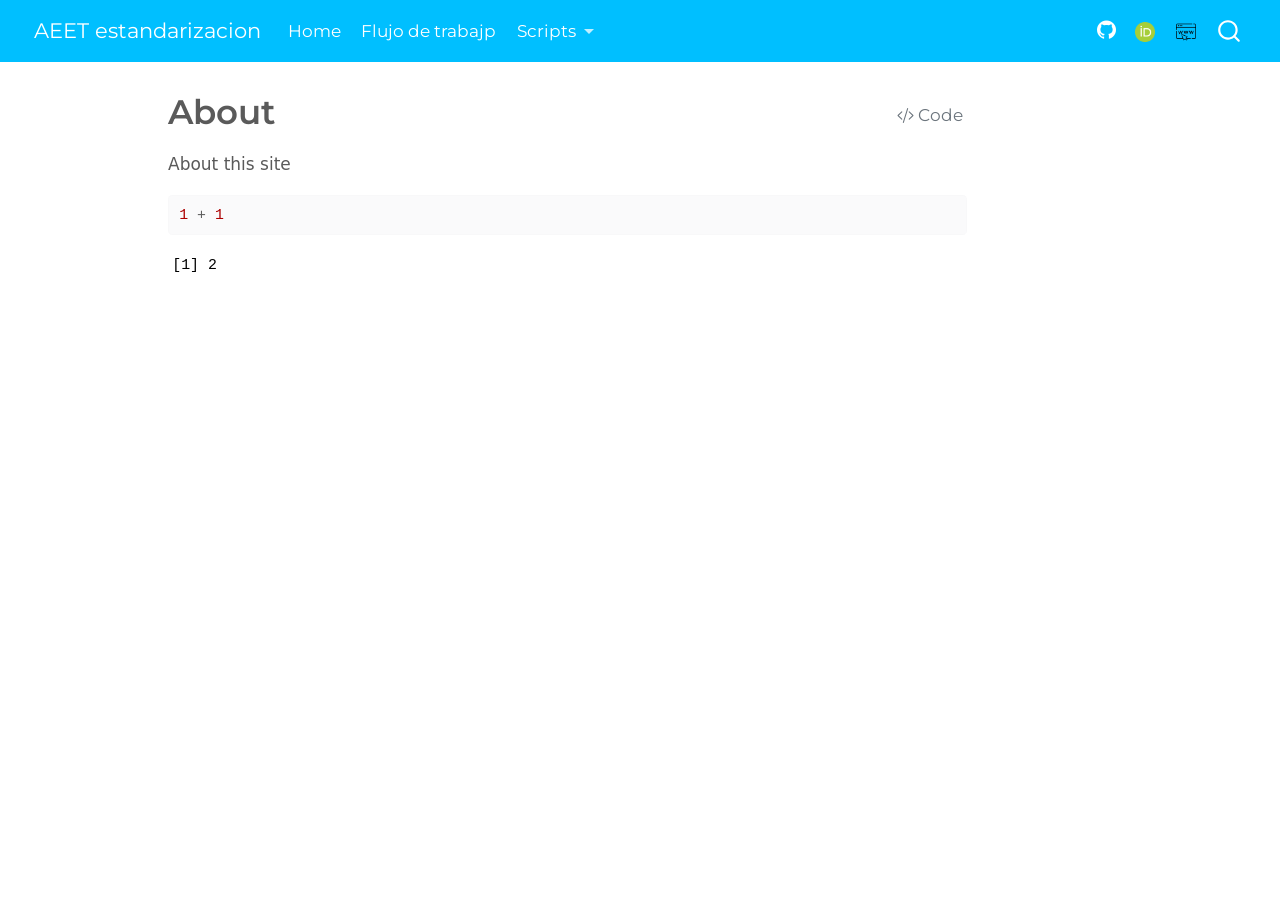
<file: docs/about.html>
<!DOCTYPE html>
<html xmlns="http://www.w3.org/1999/xhtml" lang="en" xml:lang="en"><head>

<meta charset="utf-8">
<meta name="generator" content="quarto-1.8.25">

<meta name="viewport" content="width=device-width, initial-scale=1.0, user-scalable=yes">


<title>About – AEET estandarizacion</title>
<style>
code{white-space: pre-wrap;}
span.smallcaps{font-variant: small-caps;}
div.columns{display: flex; gap: min(4vw, 1.5em);}
div.column{flex: auto; overflow-x: auto;}
div.hanging-indent{margin-left: 1.5em; text-indent: -1.5em;}
ul.task-list{list-style: none;}
ul.task-list li input[type="checkbox"] {
  width: 0.8em;
  margin: 0 0.8em 0.2em -1em; /* quarto-specific, see https://github.com/quarto-dev/quarto-cli/issues/4556 */ 
  vertical-align: middle;
}
/* CSS for syntax highlighting */
html { -webkit-text-size-adjust: 100%; }
pre > code.sourceCode { white-space: pre; position: relative; }
pre > code.sourceCode > span { display: inline-block; line-height: 1.25; }
pre > code.sourceCode > span:empty { height: 1.2em; }
.sourceCode { overflow: visible; }
code.sourceCode > span { color: inherit; text-decoration: inherit; }
div.sourceCode { margin: 1em 0; }
pre.sourceCode { margin: 0; }
@media screen {
div.sourceCode { overflow: auto; }
}
@media print {
pre > code.sourceCode { white-space: pre-wrap; }
pre > code.sourceCode > span { text-indent: -5em; padding-left: 5em; }
}
pre.numberSource code
  { counter-reset: source-line 0; }
pre.numberSource code > span
  { position: relative; left: -4em; counter-increment: source-line; }
pre.numberSource code > span > a:first-child::before
  { content: counter(source-line);
    position: relative; left: -1em; text-align: right; vertical-align: baseline;
    border: none; display: inline-block;
    -webkit-touch-callout: none; -webkit-user-select: none;
    -khtml-user-select: none; -moz-user-select: none;
    -ms-user-select: none; user-select: none;
    padding: 0 4px; width: 4em;
  }
pre.numberSource { margin-left: 3em;  padding-left: 4px; }
div.sourceCode
  {   }
@media screen {
pre > code.sourceCode > span > a:first-child::before { text-decoration: underline; }
}
</style>


<script src="site_libs/quarto-nav/quarto-nav.js"></script>
<script src="site_libs/quarto-nav/headroom.min.js"></script>
<script src="site_libs/clipboard/clipboard.min.js"></script>
<script src="site_libs/quarto-search/autocomplete.umd.js"></script>
<script src="site_libs/quarto-search/fuse.min.js"></script>
<script src="site_libs/quarto-search/quarto-search.js"></script>
<meta name="quarto:offset" content="./">
<script src="site_libs/quarto-html/quarto.js" type="module"></script>
<script src="site_libs/quarto-html/tabsets/tabsets.js" type="module"></script>
<script src="site_libs/quarto-html/axe/axe-check.js" type="module"></script>
<script src="site_libs/quarto-html/popper.min.js"></script>
<script src="site_libs/quarto-html/tippy.umd.min.js"></script>
<script src="site_libs/quarto-html/anchor.min.js"></script>
<link href="site_libs/quarto-html/tippy.css" rel="stylesheet">
<link href="site_libs/quarto-html/quarto-syntax-highlighting-7b89279ff1a6dce999919e0e67d4d9ec.css" rel="stylesheet" id="quarto-text-highlighting-styles">
<script src="site_libs/bootstrap/bootstrap.min.js"></script>
<link href="site_libs/bootstrap/bootstrap-icons.css" rel="stylesheet">
<link href="site_libs/bootstrap/bootstrap-f7ac19f99b1bffdb182407b6a99bda4a.min.css" rel="stylesheet" append-hash="true" id="quarto-bootstrap" data-mode="light">
<script id="quarto-search-options" type="application/json">{
  "location": "navbar",
  "copy-button": false,
  "collapse-after": 3,
  "panel-placement": "end",
  "type": "overlay",
  "limit": 50,
  "keyboard-shortcut": [
    "f",
    "/",
    "s"
  ],
  "show-item-context": false,
  "language": {
    "search-no-results-text": "No results",
    "search-matching-documents-text": "matching documents",
    "search-copy-link-title": "Copy link to search",
    "search-hide-matches-text": "Hide additional matches",
    "search-more-match-text": "more match in this document",
    "search-more-matches-text": "more matches in this document",
    "search-clear-button-title": "Clear",
    "search-text-placeholder": "",
    "search-detached-cancel-button-title": "Cancel",
    "search-submit-button-title": "Submit",
    "search-label": "Search"
  }
}</script>


<link rel="stylesheet" href="styles.css">
</head>

<body class="nav-fixed quarto-light">

<div id="quarto-search-results"></div>
  <header id="quarto-header" class="headroom fixed-top">
    <nav class="navbar navbar-expand-lg " data-bs-theme="dark">
      <div class="navbar-container container-fluid">
      <div class="navbar-brand-container mx-auto">
    <a href="./index.html" class="navbar-brand navbar-brand-logo">
    </a>
    <a class="navbar-brand" href="./index.html">
    <span class="navbar-title">AEET estandarizacion</span>
    </a>
  </div>
            <div id="quarto-search" class="" title="Search"></div>
          <button class="navbar-toggler" type="button" data-bs-toggle="collapse" data-bs-target="#navbarCollapse" aria-controls="navbarCollapse" role="menu" aria-expanded="false" aria-label="Toggle navigation" onclick="if (window.quartoToggleHeadroom) { window.quartoToggleHeadroom(); }">
  <span class="navbar-toggler-icon"></span>
</button>
          <div class="collapse navbar-collapse" id="navbarCollapse">
            <ul class="navbar-nav navbar-nav-scroll me-auto">
  <li class="nav-item">
    <a class="nav-link" href="./index.html"> 
<span class="menu-text">Home</span></a>
  </li>  
  <li class="nav-item">
    <a class="nav-link" href="./Flujo_trabajo.html"> 
<span class="menu-text">Flujo de trabajp</span></a>
  </li>  
  <li class="nav-item dropdown ">
    <a class="nav-link dropdown-toggle" href="#" id="nav-menu-scripts" role="link" data-bs-toggle="dropdown" aria-expanded="false">
 <span class="menu-text">Scripts</span>
    </a>
    <ul class="dropdown-menu" aria-labelledby="nav-menu-scripts">    
        <li>
    <a class="dropdown-item" href="./Scripts_Bacterias.html">
 <span class="dropdown-text">Bacterias</span></a>
  </li>  
        <li>
    <a class="dropdown-item" href="./Scripts_Hongos.html">
 <span class="dropdown-text">Hongos</span></a>
  </li>  
    </ul>
  </li>
</ul>
            <ul class="navbar-nav navbar-nav-scroll ms-auto">
  <li class="nav-item compact">
    <a class="nav-link" href="https://github.com/anitalasa"> <i class="bi bi-github" role="img" aria-label="GitHub">
</i> 
<span class="menu-text"></span></a>
  </li>  
  <li class="nav-item">
    <a class="nav-link" href="https://orcid.org/0000-0003-3783-7157"> 
<span class="menu-text"><img src="images/orcid.png" title="ORCID" alt="ORCID" style="height:20px;"></span></a>
  </li>  
  <li class="nav-item">
    <a class="nav-link" href="https://sites.google.com/view/anavlasa"> 
<span class="menu-text"><img src="images/internet.png" title="web research group" alt="web research group" style="height:20px;"></span></a>
  </li>  
</ul>
          </div> <!-- /navcollapse -->
            <div class="quarto-navbar-tools">
</div>
      </div> <!-- /container-fluid -->
    </nav>
</header>
<!-- content -->
<div id="quarto-content" class="quarto-container page-columns page-rows-contents page-layout-article page-navbar">
<!-- sidebar -->
<!-- margin-sidebar -->
    <div id="quarto-margin-sidebar" class="sidebar margin-sidebar zindex-bottom">
        
    </div>
<!-- main -->
<main class="content" id="quarto-document-content">

<header id="title-block-header" class="quarto-title-block default">
<div class="quarto-title">
<div class="quarto-title-block"><div><h1 class="title">About</h1><button type="button" class="btn code-tools-button" id="quarto-code-tools-source"><i class="bi"></i> Code</button></div></div>
</div>



<div class="quarto-title-meta">

    
  
    
  </div>
  


</header>


<p>About this site</p>
<div class="cell">
<div class="code-copy-outer-scaffold"><div class="sourceCode cell-code" id="cb1"><pre class="sourceCode r code-with-copy"><code class="sourceCode r"><span id="cb1-1"><a href="#cb1-1" aria-hidden="true" tabindex="-1"></a><span class="dv">1</span> <span class="sc">+</span> <span class="dv">1</span></span></code></pre></div><button title="Copy to Clipboard" class="code-copy-button"><i class="bi"></i></button></div>
<div class="cell-output cell-output-stdout">
<pre><code>[1] 2</code></pre>
</div>
</div>


<!-- -->


</main> <!-- /main -->
<script id="quarto-html-after-body" type="application/javascript">
  window.document.addEventListener("DOMContentLoaded", function (event) {
    const icon = "";
    const anchorJS = new window.AnchorJS();
    anchorJS.options = {
      placement: 'right',
      icon: icon
    };
    anchorJS.add('.anchored');
    const isCodeAnnotation = (el) => {
      for (const clz of el.classList) {
        if (clz.startsWith('code-annotation-')) {                     
          return true;
        }
      }
      return false;
    }
    const onCopySuccess = function(e) {
      // button target
      const button = e.trigger;
      // don't keep focus
      button.blur();
      // flash "checked"
      button.classList.add('code-copy-button-checked');
      var currentTitle = button.getAttribute("title");
      button.setAttribute("title", "Copied!");
      let tooltip;
      if (window.bootstrap) {
        button.setAttribute("data-bs-toggle", "tooltip");
        button.setAttribute("data-bs-placement", "left");
        button.setAttribute("data-bs-title", "Copied!");
        tooltip = new bootstrap.Tooltip(button, 
          { trigger: "manual", 
            customClass: "code-copy-button-tooltip",
            offset: [0, -8]});
        tooltip.show();    
      }
      setTimeout(function() {
        if (tooltip) {
          tooltip.hide();
          button.removeAttribute("data-bs-title");
          button.removeAttribute("data-bs-toggle");
          button.removeAttribute("data-bs-placement");
        }
        button.setAttribute("title", currentTitle);
        button.classList.remove('code-copy-button-checked');
      }, 1000);
      // clear code selection
      e.clearSelection();
    }
    const getTextToCopy = function(trigger) {
      const outerScaffold = trigger.parentElement.cloneNode(true);
      const codeEl = outerScaffold.querySelector('code');
      for (const childEl of codeEl.children) {
        if (isCodeAnnotation(childEl)) {
          childEl.remove();
        }
      }
      return codeEl.innerText;
    }
    const clipboard = new window.ClipboardJS('.code-copy-button:not([data-in-quarto-modal])', {
      text: getTextToCopy
    });
    clipboard.on('success', onCopySuccess);
    if (window.document.getElementById('quarto-embedded-source-code-modal')) {
      const clipboardModal = new window.ClipboardJS('.code-copy-button[data-in-quarto-modal]', {
        text: getTextToCopy,
        container: window.document.getElementById('quarto-embedded-source-code-modal')
      });
      clipboardModal.on('success', onCopySuccess);
    }
    const viewSource = window.document.getElementById('quarto-view-source') ||
                       window.document.getElementById('quarto-code-tools-source');
    if (viewSource) {
      const sourceUrl = viewSource.getAttribute("data-quarto-source-url");
      viewSource.addEventListener("click", function(e) {
        if (sourceUrl) {
          // rstudio viewer pane
          if (/\bcapabilities=\b/.test(window.location)) {
            window.open(sourceUrl);
          } else {
            window.location.href = sourceUrl;
          }
        } else {
          const modal = new bootstrap.Modal(document.getElementById('quarto-embedded-source-code-modal'));
          modal.show();
        }
        return false;
      });
    }
    function toggleCodeHandler(show) {
      return function(e) {
        const detailsSrc = window.document.querySelectorAll(".cell > details > .sourceCode");
        for (let i=0; i<detailsSrc.length; i++) {
          const details = detailsSrc[i].parentElement;
          if (show) {
            details.open = true;
          } else {
            details.removeAttribute("open");
          }
        }
        const cellCodeDivs = window.document.querySelectorAll(".cell > .sourceCode");
        const fromCls = show ? "hidden" : "unhidden";
        const toCls = show ? "unhidden" : "hidden";
        for (let i=0; i<cellCodeDivs.length; i++) {
          const codeDiv = cellCodeDivs[i];
          if (codeDiv.classList.contains(fromCls)) {
            codeDiv.classList.remove(fromCls);
            codeDiv.classList.add(toCls);
          } 
        }
        return false;
      }
    }
    const hideAllCode = window.document.getElementById("quarto-hide-all-code");
    if (hideAllCode) {
      hideAllCode.addEventListener("click", toggleCodeHandler(false));
    }
    const showAllCode = window.document.getElementById("quarto-show-all-code");
    if (showAllCode) {
      showAllCode.addEventListener("click", toggleCodeHandler(true));
    }
      var localhostRegex = new RegExp(/^(?:http|https):\/\/localhost\:?[0-9]*\//);
      var mailtoRegex = new RegExp(/^mailto:/);
        var filterRegex = new RegExp('/' + window.location.host + '/');
      var isInternal = (href) => {
          return filterRegex.test(href) || localhostRegex.test(href) || mailtoRegex.test(href);
      }
      // Inspect non-navigation links and adorn them if external
     var links = window.document.querySelectorAll('a[href]:not(.nav-link):not(.navbar-brand):not(.toc-action):not(.sidebar-link):not(.sidebar-item-toggle):not(.pagination-link):not(.no-external):not([aria-hidden]):not(.dropdown-item):not(.quarto-navigation-tool):not(.about-link)');
      for (var i=0; i<links.length; i++) {
        const link = links[i];
        if (!isInternal(link.href)) {
          // undo the damage that might have been done by quarto-nav.js in the case of
          // links that we want to consider external
          if (link.dataset.originalHref !== undefined) {
            link.href = link.dataset.originalHref;
          }
        }
      }
    function tippyHover(el, contentFn, onTriggerFn, onUntriggerFn) {
      const config = {
        allowHTML: true,
        maxWidth: 500,
        delay: 100,
        arrow: false,
        appendTo: function(el) {
            return el.parentElement;
        },
        interactive: true,
        interactiveBorder: 10,
        theme: 'quarto',
        placement: 'bottom-start',
      };
      if (contentFn) {
        config.content = contentFn;
      }
      if (onTriggerFn) {
        config.onTrigger = onTriggerFn;
      }
      if (onUntriggerFn) {
        config.onUntrigger = onUntriggerFn;
      }
      window.tippy(el, config); 
    }
    const noterefs = window.document.querySelectorAll('a[role="doc-noteref"]');
    for (var i=0; i<noterefs.length; i++) {
      const ref = noterefs[i];
      tippyHover(ref, function() {
        // use id or data attribute instead here
        let href = ref.getAttribute('data-footnote-href') || ref.getAttribute('href');
        try { href = new URL(href).hash; } catch {}
        const id = href.replace(/^#\/?/, "");
        const note = window.document.getElementById(id);
        if (note) {
          return note.innerHTML;
        } else {
          return "";
        }
      });
    }
    const xrefs = window.document.querySelectorAll('a.quarto-xref');
    const processXRef = (id, note) => {
      // Strip column container classes
      const stripColumnClz = (el) => {
        el.classList.remove("page-full", "page-columns");
        if (el.children) {
          for (const child of el.children) {
            stripColumnClz(child);
          }
        }
      }
      stripColumnClz(note)
      if (id === null || id.startsWith('sec-')) {
        // Special case sections, only their first couple elements
        const container = document.createElement("div");
        if (note.children && note.children.length > 2) {
          container.appendChild(note.children[0].cloneNode(true));
          for (let i = 1; i < note.children.length; i++) {
            const child = note.children[i];
            if (child.tagName === "P" && child.innerText === "") {
              continue;
            } else {
              container.appendChild(child.cloneNode(true));
              break;
            }
          }
          if (window.Quarto?.typesetMath) {
            window.Quarto.typesetMath(container);
          }
          return container.innerHTML
        } else {
          if (window.Quarto?.typesetMath) {
            window.Quarto.typesetMath(note);
          }
          return note.innerHTML;
        }
      } else {
        // Remove any anchor links if they are present
        const anchorLink = note.querySelector('a.anchorjs-link');
        if (anchorLink) {
          anchorLink.remove();
        }
        if (window.Quarto?.typesetMath) {
          window.Quarto.typesetMath(note);
        }
        if (note.classList.contains("callout")) {
          return note.outerHTML;
        } else {
          return note.innerHTML;
        }
      }
    }
    for (var i=0; i<xrefs.length; i++) {
      const xref = xrefs[i];
      tippyHover(xref, undefined, function(instance) {
        instance.disable();
        let url = xref.getAttribute('href');
        let hash = undefined; 
        if (url.startsWith('#')) {
          hash = url;
        } else {
          try { hash = new URL(url).hash; } catch {}
        }
        if (hash) {
          const id = hash.replace(/^#\/?/, "");
          const note = window.document.getElementById(id);
          if (note !== null) {
            try {
              const html = processXRef(id, note.cloneNode(true));
              instance.setContent(html);
            } finally {
              instance.enable();
              instance.show();
            }
          } else {
            // See if we can fetch this
            fetch(url.split('#')[0])
            .then(res => res.text())
            .then(html => {
              const parser = new DOMParser();
              const htmlDoc = parser.parseFromString(html, "text/html");
              const note = htmlDoc.getElementById(id);
              if (note !== null) {
                const html = processXRef(id, note);
                instance.setContent(html);
              } 
            }).finally(() => {
              instance.enable();
              instance.show();
            });
          }
        } else {
          // See if we can fetch a full url (with no hash to target)
          // This is a special case and we should probably do some content thinning / targeting
          fetch(url)
          .then(res => res.text())
          .then(html => {
            const parser = new DOMParser();
            const htmlDoc = parser.parseFromString(html, "text/html");
            const note = htmlDoc.querySelector('main.content');
            if (note !== null) {
              // This should only happen for chapter cross references
              // (since there is no id in the URL)
              // remove the first header
              if (note.children.length > 0 && note.children[0].tagName === "HEADER") {
                note.children[0].remove();
              }
              const html = processXRef(null, note);
              instance.setContent(html);
            } 
          }).finally(() => {
            instance.enable();
            instance.show();
          });
        }
      }, function(instance) {
      });
    }
        let selectedAnnoteEl;
        const selectorForAnnotation = ( cell, annotation) => {
          let cellAttr = 'data-code-cell="' + cell + '"';
          let lineAttr = 'data-code-annotation="' +  annotation + '"';
          const selector = 'span[' + cellAttr + '][' + lineAttr + ']';
          return selector;
        }
        const selectCodeLines = (annoteEl) => {
          const doc = window.document;
          const targetCell = annoteEl.getAttribute("data-target-cell");
          const targetAnnotation = annoteEl.getAttribute("data-target-annotation");
          const annoteSpan = window.document.querySelector(selectorForAnnotation(targetCell, targetAnnotation));
          const lines = annoteSpan.getAttribute("data-code-lines").split(",");
          const lineIds = lines.map((line) => {
            return targetCell + "-" + line;
          })
          let top = null;
          let height = null;
          let parent = null;
          if (lineIds.length > 0) {
              //compute the position of the single el (top and bottom and make a div)
              const el = window.document.getElementById(lineIds[0]);
              top = el.offsetTop;
              height = el.offsetHeight;
              parent = el.parentElement.parentElement;
            if (lineIds.length > 1) {
              const lastEl = window.document.getElementById(lineIds[lineIds.length - 1]);
              const bottom = lastEl.offsetTop + lastEl.offsetHeight;
              height = bottom - top;
            }
            if (top !== null && height !== null && parent !== null) {
              // cook up a div (if necessary) and position it 
              let div = window.document.getElementById("code-annotation-line-highlight");
              if (div === null) {
                div = window.document.createElement("div");
                div.setAttribute("id", "code-annotation-line-highlight");
                div.style.position = 'absolute';
                parent.appendChild(div);
              }
              div.style.top = top - 2 + "px";
              div.style.height = height + 4 + "px";
              div.style.left = 0;
              let gutterDiv = window.document.getElementById("code-annotation-line-highlight-gutter");
              if (gutterDiv === null) {
                gutterDiv = window.document.createElement("div");
                gutterDiv.setAttribute("id", "code-annotation-line-highlight-gutter");
                gutterDiv.style.position = 'absolute';
                const codeCell = window.document.getElementById(targetCell);
                const gutter = codeCell.querySelector('.code-annotation-gutter');
                gutter.appendChild(gutterDiv);
              }
              gutterDiv.style.top = top - 2 + "px";
              gutterDiv.style.height = height + 4 + "px";
            }
            selectedAnnoteEl = annoteEl;
          }
        };
        const unselectCodeLines = () => {
          const elementsIds = ["code-annotation-line-highlight", "code-annotation-line-highlight-gutter"];
          elementsIds.forEach((elId) => {
            const div = window.document.getElementById(elId);
            if (div) {
              div.remove();
            }
          });
          selectedAnnoteEl = undefined;
        };
          // Handle positioning of the toggle
      window.addEventListener(
        "resize",
        throttle(() => {
          elRect = undefined;
          if (selectedAnnoteEl) {
            selectCodeLines(selectedAnnoteEl);
          }
        }, 10)
      );
      function throttle(fn, ms) {
      let throttle = false;
      let timer;
        return (...args) => {
          if(!throttle) { // first call gets through
              fn.apply(this, args);
              throttle = true;
          } else { // all the others get throttled
              if(timer) clearTimeout(timer); // cancel #2
              timer = setTimeout(() => {
                fn.apply(this, args);
                timer = throttle = false;
              }, ms);
          }
        };
      }
        // Attach click handler to the DT
        const annoteDls = window.document.querySelectorAll('dt[data-target-cell]');
        for (const annoteDlNode of annoteDls) {
          annoteDlNode.addEventListener('click', (event) => {
            const clickedEl = event.target;
            if (clickedEl !== selectedAnnoteEl) {
              unselectCodeLines();
              const activeEl = window.document.querySelector('dt[data-target-cell].code-annotation-active');
              if (activeEl) {
                activeEl.classList.remove('code-annotation-active');
              }
              selectCodeLines(clickedEl);
              clickedEl.classList.add('code-annotation-active');
            } else {
              // Unselect the line
              unselectCodeLines();
              clickedEl.classList.remove('code-annotation-active');
            }
          });
        }
    const findCites = (el) => {
      const parentEl = el.parentElement;
      if (parentEl) {
        const cites = parentEl.dataset.cites;
        if (cites) {
          return {
            el,
            cites: cites.split(' ')
          };
        } else {
          return findCites(el.parentElement)
        }
      } else {
        return undefined;
      }
    };
    var bibliorefs = window.document.querySelectorAll('a[role="doc-biblioref"]');
    for (var i=0; i<bibliorefs.length; i++) {
      const ref = bibliorefs[i];
      const citeInfo = findCites(ref);
      if (citeInfo) {
        tippyHover(citeInfo.el, function() {
          var popup = window.document.createElement('div');
          citeInfo.cites.forEach(function(cite) {
            var citeDiv = window.document.createElement('div');
            citeDiv.classList.add('hanging-indent');
            citeDiv.classList.add('csl-entry');
            var biblioDiv = window.document.getElementById('ref-' + cite);
            if (biblioDiv) {
              citeDiv.innerHTML = biblioDiv.innerHTML;
            }
            popup.appendChild(citeDiv);
          });
          return popup.innerHTML;
        });
      }
    }
  });
  </script><div class="modal fade" id="quarto-embedded-source-code-modal" tabindex="-1" aria-labelledby="quarto-embedded-source-code-modal-label" aria-hidden="true"><div class="modal-dialog modal-dialog-scrollable"><div class="modal-content"><div class="modal-header"><h5 class="modal-title" id="quarto-embedded-source-code-modal-label">Source Code</h5><button class="btn-close" data-bs-dismiss="modal"></button></div><div class="modal-body"><div class="">
<div class="code-copy-outer-scaffold"><div class="sourceCode" id="cb3" data-shortcodes="false"><pre class="sourceCode markdown code-with-copy"><code class="sourceCode markdown"><span id="cb3-1"><a href="#cb3-1" aria-hidden="true" tabindex="-1"></a><span class="co">---</span></span>
<span id="cb3-2"><a href="#cb3-2" aria-hidden="true" tabindex="-1"></a><span class="an">title:</span><span class="co"> "About"</span></span>
<span id="cb3-3"><a href="#cb3-3" aria-hidden="true" tabindex="-1"></a><span class="co">---</span></span>
<span id="cb3-4"><a href="#cb3-4" aria-hidden="true" tabindex="-1"></a></span>
<span id="cb3-5"><a href="#cb3-5" aria-hidden="true" tabindex="-1"></a>About this site</span>
<span id="cb3-6"><a href="#cb3-6" aria-hidden="true" tabindex="-1"></a></span>
<span id="cb3-9"><a href="#cb3-9" aria-hidden="true" tabindex="-1"></a><span class="in">```{r}</span></span>
<span id="cb3-10"><a href="#cb3-10" aria-hidden="true" tabindex="-1"></a><span class="dv">1</span> <span class="sc">+</span> <span class="dv">1</span></span>
<span id="cb3-11"><a href="#cb3-11" aria-hidden="true" tabindex="-1"></a><span class="in">```</span></span>
</code></pre></div><button title="Copy to Clipboard" class="code-copy-button" data-in-quarto-modal=""><i class="bi"></i></button></div>
</div></div></div></div></div>
</div> <!-- /content -->




</body></html>
</file>
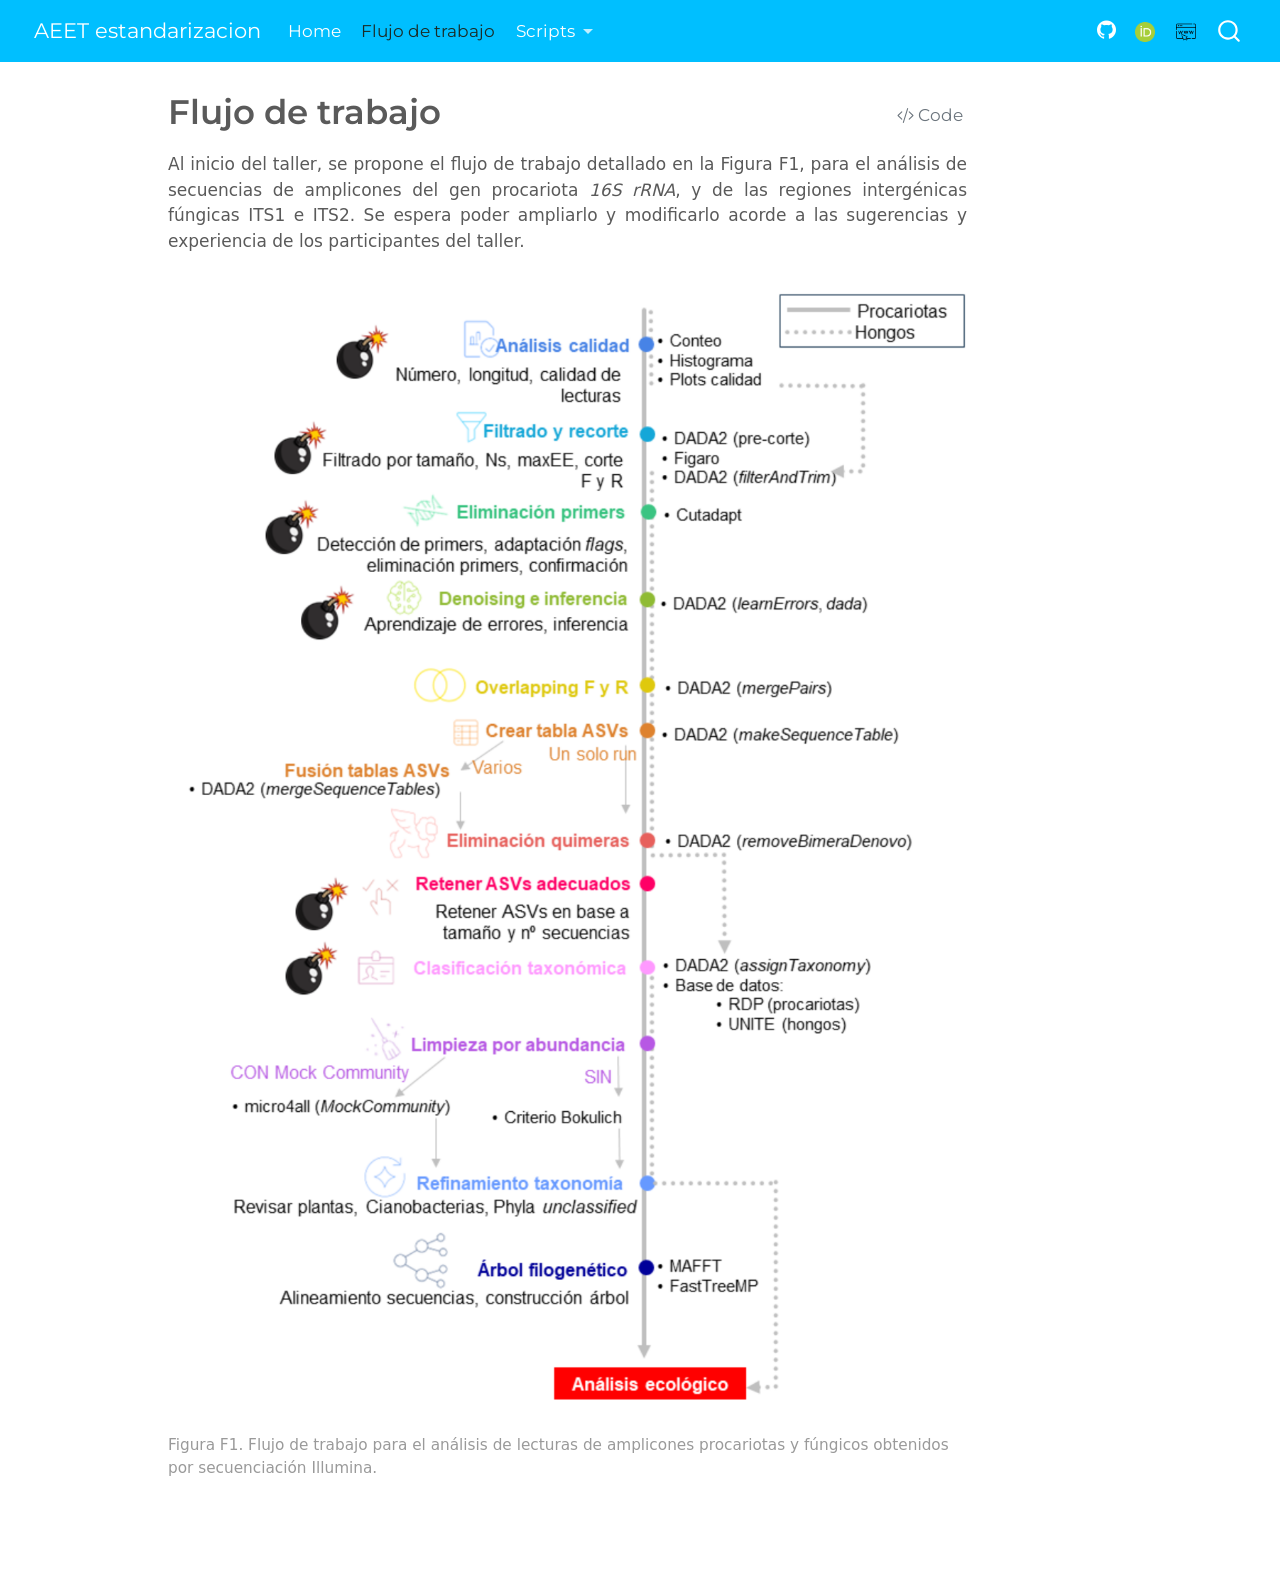
<file: docs/Flujo_trabajo.html>
<!DOCTYPE html>
<html xmlns="http://www.w3.org/1999/xhtml" lang="en" xml:lang="en"><head>

<meta charset="utf-8">
<meta name="generator" content="quarto-1.8.25">

<meta name="viewport" content="width=device-width, initial-scale=1.0, user-scalable=yes">


<title>Flujo de trabajo – AEET estandarizacion</title>
<style>
code{white-space: pre-wrap;}
span.smallcaps{font-variant: small-caps;}
div.columns{display: flex; gap: min(4vw, 1.5em);}
div.column{flex: auto; overflow-x: auto;}
div.hanging-indent{margin-left: 1.5em; text-indent: -1.5em;}
ul.task-list{list-style: none;}
ul.task-list li input[type="checkbox"] {
  width: 0.8em;
  margin: 0 0.8em 0.2em -1em; /* quarto-specific, see https://github.com/quarto-dev/quarto-cli/issues/4556 */ 
  vertical-align: middle;
}
/* CSS for syntax highlighting */
html { -webkit-text-size-adjust: 100%; }
pre > code.sourceCode { white-space: pre; position: relative; }
pre > code.sourceCode > span { display: inline-block; line-height: 1.25; }
pre > code.sourceCode > span:empty { height: 1.2em; }
.sourceCode { overflow: visible; }
code.sourceCode > span { color: inherit; text-decoration: inherit; }
div.sourceCode { margin: 1em 0; }
pre.sourceCode { margin: 0; }
@media screen {
div.sourceCode { overflow: auto; }
}
@media print {
pre > code.sourceCode { white-space: pre-wrap; }
pre > code.sourceCode > span { text-indent: -5em; padding-left: 5em; }
}
pre.numberSource code
  { counter-reset: source-line 0; }
pre.numberSource code > span
  { position: relative; left: -4em; counter-increment: source-line; }
pre.numberSource code > span > a:first-child::before
  { content: counter(source-line);
    position: relative; left: -1em; text-align: right; vertical-align: baseline;
    border: none; display: inline-block;
    -webkit-touch-callout: none; -webkit-user-select: none;
    -khtml-user-select: none; -moz-user-select: none;
    -ms-user-select: none; user-select: none;
    padding: 0 4px; width: 4em;
  }
pre.numberSource { margin-left: 3em;  padding-left: 4px; }
div.sourceCode
  {   }
@media screen {
pre > code.sourceCode > span > a:first-child::before { text-decoration: underline; }
}
</style>


<script src="site_libs/quarto-nav/quarto-nav.js"></script>
<script src="site_libs/quarto-nav/headroom.min.js"></script>
<script src="site_libs/clipboard/clipboard.min.js"></script>
<script src="site_libs/quarto-search/autocomplete.umd.js"></script>
<script src="site_libs/quarto-search/fuse.min.js"></script>
<script src="site_libs/quarto-search/quarto-search.js"></script>
<meta name="quarto:offset" content="./">
<script src="site_libs/quarto-html/quarto.js" type="module"></script>
<script src="site_libs/quarto-html/tabsets/tabsets.js" type="module"></script>
<script src="site_libs/quarto-html/axe/axe-check.js" type="module"></script>
<script src="site_libs/quarto-html/popper.min.js"></script>
<script src="site_libs/quarto-html/tippy.umd.min.js"></script>
<script src="site_libs/quarto-html/anchor.min.js"></script>
<link href="site_libs/quarto-html/tippy.css" rel="stylesheet">
<link href="site_libs/quarto-html/quarto-syntax-highlighting-7b89279ff1a6dce999919e0e67d4d9ec.css" rel="stylesheet" id="quarto-text-highlighting-styles">
<script src="site_libs/bootstrap/bootstrap.min.js"></script>
<link href="site_libs/bootstrap/bootstrap-icons.css" rel="stylesheet">
<link href="site_libs/bootstrap/bootstrap-f7ac19f99b1bffdb182407b6a99bda4a.min.css" rel="stylesheet" append-hash="true" id="quarto-bootstrap" data-mode="light">
<script id="quarto-search-options" type="application/json">{
  "location": "navbar",
  "copy-button": false,
  "collapse-after": 3,
  "panel-placement": "end",
  "type": "overlay",
  "limit": 50,
  "keyboard-shortcut": [
    "f",
    "/",
    "s"
  ],
  "show-item-context": false,
  "language": {
    "search-no-results-text": "No results",
    "search-matching-documents-text": "matching documents",
    "search-copy-link-title": "Copy link to search",
    "search-hide-matches-text": "Hide additional matches",
    "search-more-match-text": "more match in this document",
    "search-more-matches-text": "more matches in this document",
    "search-clear-button-title": "Clear",
    "search-text-placeholder": "",
    "search-detached-cancel-button-title": "Cancel",
    "search-submit-button-title": "Submit",
    "search-label": "Search"
  }
}</script>


<link rel="stylesheet" href="styles.css">
</head>

<body class="nav-fixed quarto-light">

<div id="quarto-search-results"></div>
  <header id="quarto-header" class="headroom fixed-top">
    <nav class="navbar navbar-expand-lg " data-bs-theme="dark">
      <div class="navbar-container container-fluid">
      <div class="navbar-brand-container mx-auto">
    <a href="./index.html" class="navbar-brand navbar-brand-logo">
    </a>
    <a class="navbar-brand" href="./index.html">
    <span class="navbar-title">AEET estandarizacion</span>
    </a>
  </div>
            <div id="quarto-search" class="" title="Search"></div>
          <button class="navbar-toggler" type="button" data-bs-toggle="collapse" data-bs-target="#navbarCollapse" aria-controls="navbarCollapse" role="menu" aria-expanded="false" aria-label="Toggle navigation" onclick="if (window.quartoToggleHeadroom) { window.quartoToggleHeadroom(); }">
  <span class="navbar-toggler-icon"></span>
</button>
          <div class="collapse navbar-collapse" id="navbarCollapse">
            <ul class="navbar-nav navbar-nav-scroll me-auto">
  <li class="nav-item">
    <a class="nav-link" href="./index.html"> 
<span class="menu-text">Home</span></a>
  </li>  
  <li class="nav-item">
    <a class="nav-link active" href="./Flujo_trabajo.html" aria-current="page"> 
<span class="menu-text">Flujo de trabajo</span></a>
  </li>  
  <li class="nav-item dropdown ">
    <a class="nav-link dropdown-toggle" href="#" id="nav-menu-scripts" role="link" data-bs-toggle="dropdown" aria-expanded="false">
 <span class="menu-text">Scripts</span>
    </a>
    <ul class="dropdown-menu" aria-labelledby="nav-menu-scripts">    
        <li>
    <a class="dropdown-item" href="./Scripts_Bacterias.html">
 <span class="dropdown-text">Procariotas</span></a>
  </li>  
        <li>
    <a class="dropdown-item" href="./Scripts_Hongos.html">
 <span class="dropdown-text">Hongos</span></a>
  </li>  
    </ul>
  </li>
</ul>
            <ul class="navbar-nav navbar-nav-scroll ms-auto">
  <li class="nav-item compact">
    <a class="nav-link" href="https://github.com/anitalasa"> <i class="bi bi-github" role="img" aria-label="GitHub">
</i> 
<span class="menu-text"></span></a>
  </li>  
  <li class="nav-item">
    <a class="nav-link" href="https://orcid.org/0000-0003-3783-7157"> 
<span class="menu-text"><img src="images/orcid.png" title="ORCID" alt="ORCID" style="height:20px;"></span></a>
  </li>  
  <li class="nav-item">
    <a class="nav-link" href="https://sites.google.com/view/anavlasa"> 
<span class="menu-text"><img src="images/internet.png" title="personal web" alt="personal web" style="height:20px;"></span></a>
  </li>  
</ul>
          </div> <!-- /navcollapse -->
            <div class="quarto-navbar-tools">
</div>
      </div> <!-- /container-fluid -->
    </nav>
</header>
<!-- content -->
<div id="quarto-content" class="quarto-container page-columns page-rows-contents page-layout-article page-navbar">
<!-- sidebar -->
<!-- margin-sidebar -->
    <div id="quarto-margin-sidebar" class="sidebar margin-sidebar zindex-bottom">
        
    </div>
<!-- main -->
<main class="content" id="quarto-document-content">

<header id="title-block-header" class="quarto-title-block default">
<div class="quarto-title">
<div class="quarto-title-block"><div><h1 class="title">Flujo de trabajo</h1><button type="button" class="btn code-tools-button" id="quarto-code-tools-source"><i class="bi"></i> Code</button></div></div>
</div>



<div class="quarto-title-meta">

    
  
    
  </div>
  


</header>


<p>Al inicio del taller, se propone el flujo de trabajo detallado en la Figura F1, para el análisis de secuencias de amplicones del gen procariota <em>16S rRNA</em>, y de las regiones intergénicas fúngicas ITS1 e ITS2. Se espera poder ampliarlo y modificarlo acorde a las sugerencias y experiencia de los participantes del taller.</p>
<div class="quarto-figure quarto-figure-center">
<figure class="figure">
<p><img src="images/Figura_F1.png" class="img-fluid figure-img"></p>
<figcaption>Figura F1. Flujo de trabajo para el análisis de lecturas de amplicones procariotas y fúngicos obtenidos por secuenciación Illumina.</figcaption>
</figure>
</div>


<!-- -->


</main> <!-- /main -->
<script id="quarto-html-after-body" type="application/javascript">
  window.document.addEventListener("DOMContentLoaded", function (event) {
    const icon = "";
    const anchorJS = new window.AnchorJS();
    anchorJS.options = {
      placement: 'right',
      icon: icon
    };
    anchorJS.add('.anchored');
    const isCodeAnnotation = (el) => {
      for (const clz of el.classList) {
        if (clz.startsWith('code-annotation-')) {                     
          return true;
        }
      }
      return false;
    }
    const onCopySuccess = function(e) {
      // button target
      const button = e.trigger;
      // don't keep focus
      button.blur();
      // flash "checked"
      button.classList.add('code-copy-button-checked');
      var currentTitle = button.getAttribute("title");
      button.setAttribute("title", "Copied!");
      let tooltip;
      if (window.bootstrap) {
        button.setAttribute("data-bs-toggle", "tooltip");
        button.setAttribute("data-bs-placement", "left");
        button.setAttribute("data-bs-title", "Copied!");
        tooltip = new bootstrap.Tooltip(button, 
          { trigger: "manual", 
            customClass: "code-copy-button-tooltip",
            offset: [0, -8]});
        tooltip.show();    
      }
      setTimeout(function() {
        if (tooltip) {
          tooltip.hide();
          button.removeAttribute("data-bs-title");
          button.removeAttribute("data-bs-toggle");
          button.removeAttribute("data-bs-placement");
        }
        button.setAttribute("title", currentTitle);
        button.classList.remove('code-copy-button-checked');
      }, 1000);
      // clear code selection
      e.clearSelection();
    }
    const getTextToCopy = function(trigger) {
      const outerScaffold = trigger.parentElement.cloneNode(true);
      const codeEl = outerScaffold.querySelector('code');
      for (const childEl of codeEl.children) {
        if (isCodeAnnotation(childEl)) {
          childEl.remove();
        }
      }
      return codeEl.innerText;
    }
    const clipboard = new window.ClipboardJS('.code-copy-button:not([data-in-quarto-modal])', {
      text: getTextToCopy
    });
    clipboard.on('success', onCopySuccess);
    if (window.document.getElementById('quarto-embedded-source-code-modal')) {
      const clipboardModal = new window.ClipboardJS('.code-copy-button[data-in-quarto-modal]', {
        text: getTextToCopy,
        container: window.document.getElementById('quarto-embedded-source-code-modal')
      });
      clipboardModal.on('success', onCopySuccess);
    }
    const viewSource = window.document.getElementById('quarto-view-source') ||
                       window.document.getElementById('quarto-code-tools-source');
    if (viewSource) {
      const sourceUrl = viewSource.getAttribute("data-quarto-source-url");
      viewSource.addEventListener("click", function(e) {
        if (sourceUrl) {
          // rstudio viewer pane
          if (/\bcapabilities=\b/.test(window.location)) {
            window.open(sourceUrl);
          } else {
            window.location.href = sourceUrl;
          }
        } else {
          const modal = new bootstrap.Modal(document.getElementById('quarto-embedded-source-code-modal'));
          modal.show();
        }
        return false;
      });
    }
    function toggleCodeHandler(show) {
      return function(e) {
        const detailsSrc = window.document.querySelectorAll(".cell > details > .sourceCode");
        for (let i=0; i<detailsSrc.length; i++) {
          const details = detailsSrc[i].parentElement;
          if (show) {
            details.open = true;
          } else {
            details.removeAttribute("open");
          }
        }
        const cellCodeDivs = window.document.querySelectorAll(".cell > .sourceCode");
        const fromCls = show ? "hidden" : "unhidden";
        const toCls = show ? "unhidden" : "hidden";
        for (let i=0; i<cellCodeDivs.length; i++) {
          const codeDiv = cellCodeDivs[i];
          if (codeDiv.classList.contains(fromCls)) {
            codeDiv.classList.remove(fromCls);
            codeDiv.classList.add(toCls);
          } 
        }
        return false;
      }
    }
    const hideAllCode = window.document.getElementById("quarto-hide-all-code");
    if (hideAllCode) {
      hideAllCode.addEventListener("click", toggleCodeHandler(false));
    }
    const showAllCode = window.document.getElementById("quarto-show-all-code");
    if (showAllCode) {
      showAllCode.addEventListener("click", toggleCodeHandler(true));
    }
      var localhostRegex = new RegExp(/^(?:http|https):\/\/localhost\:?[0-9]*\//);
      var mailtoRegex = new RegExp(/^mailto:/);
        var filterRegex = new RegExp('/' + window.location.host + '/');
      var isInternal = (href) => {
          return filterRegex.test(href) || localhostRegex.test(href) || mailtoRegex.test(href);
      }
      // Inspect non-navigation links and adorn them if external
     var links = window.document.querySelectorAll('a[href]:not(.nav-link):not(.navbar-brand):not(.toc-action):not(.sidebar-link):not(.sidebar-item-toggle):not(.pagination-link):not(.no-external):not([aria-hidden]):not(.dropdown-item):not(.quarto-navigation-tool):not(.about-link)');
      for (var i=0; i<links.length; i++) {
        const link = links[i];
        if (!isInternal(link.href)) {
          // undo the damage that might have been done by quarto-nav.js in the case of
          // links that we want to consider external
          if (link.dataset.originalHref !== undefined) {
            link.href = link.dataset.originalHref;
          }
        }
      }
    function tippyHover(el, contentFn, onTriggerFn, onUntriggerFn) {
      const config = {
        allowHTML: true,
        maxWidth: 500,
        delay: 100,
        arrow: false,
        appendTo: function(el) {
            return el.parentElement;
        },
        interactive: true,
        interactiveBorder: 10,
        theme: 'quarto',
        placement: 'bottom-start',
      };
      if (contentFn) {
        config.content = contentFn;
      }
      if (onTriggerFn) {
        config.onTrigger = onTriggerFn;
      }
      if (onUntriggerFn) {
        config.onUntrigger = onUntriggerFn;
      }
      window.tippy(el, config); 
    }
    const noterefs = window.document.querySelectorAll('a[role="doc-noteref"]');
    for (var i=0; i<noterefs.length; i++) {
      const ref = noterefs[i];
      tippyHover(ref, function() {
        // use id or data attribute instead here
        let href = ref.getAttribute('data-footnote-href') || ref.getAttribute('href');
        try { href = new URL(href).hash; } catch {}
        const id = href.replace(/^#\/?/, "");
        const note = window.document.getElementById(id);
        if (note) {
          return note.innerHTML;
        } else {
          return "";
        }
      });
    }
    const xrefs = window.document.querySelectorAll('a.quarto-xref');
    const processXRef = (id, note) => {
      // Strip column container classes
      const stripColumnClz = (el) => {
        el.classList.remove("page-full", "page-columns");
        if (el.children) {
          for (const child of el.children) {
            stripColumnClz(child);
          }
        }
      }
      stripColumnClz(note)
      if (id === null || id.startsWith('sec-')) {
        // Special case sections, only their first couple elements
        const container = document.createElement("div");
        if (note.children && note.children.length > 2) {
          container.appendChild(note.children[0].cloneNode(true));
          for (let i = 1; i < note.children.length; i++) {
            const child = note.children[i];
            if (child.tagName === "P" && child.innerText === "") {
              continue;
            } else {
              container.appendChild(child.cloneNode(true));
              break;
            }
          }
          if (window.Quarto?.typesetMath) {
            window.Quarto.typesetMath(container);
          }
          return container.innerHTML
        } else {
          if (window.Quarto?.typesetMath) {
            window.Quarto.typesetMath(note);
          }
          return note.innerHTML;
        }
      } else {
        // Remove any anchor links if they are present
        const anchorLink = note.querySelector('a.anchorjs-link');
        if (anchorLink) {
          anchorLink.remove();
        }
        if (window.Quarto?.typesetMath) {
          window.Quarto.typesetMath(note);
        }
        if (note.classList.contains("callout")) {
          return note.outerHTML;
        } else {
          return note.innerHTML;
        }
      }
    }
    for (var i=0; i<xrefs.length; i++) {
      const xref = xrefs[i];
      tippyHover(xref, undefined, function(instance) {
        instance.disable();
        let url = xref.getAttribute('href');
        let hash = undefined; 
        if (url.startsWith('#')) {
          hash = url;
        } else {
          try { hash = new URL(url).hash; } catch {}
        }
        if (hash) {
          const id = hash.replace(/^#\/?/, "");
          const note = window.document.getElementById(id);
          if (note !== null) {
            try {
              const html = processXRef(id, note.cloneNode(true));
              instance.setContent(html);
            } finally {
              instance.enable();
              instance.show();
            }
          } else {
            // See if we can fetch this
            fetch(url.split('#')[0])
            .then(res => res.text())
            .then(html => {
              const parser = new DOMParser();
              const htmlDoc = parser.parseFromString(html, "text/html");
              const note = htmlDoc.getElementById(id);
              if (note !== null) {
                const html = processXRef(id, note);
                instance.setContent(html);
              } 
            }).finally(() => {
              instance.enable();
              instance.show();
            });
          }
        } else {
          // See if we can fetch a full url (with no hash to target)
          // This is a special case and we should probably do some content thinning / targeting
          fetch(url)
          .then(res => res.text())
          .then(html => {
            const parser = new DOMParser();
            const htmlDoc = parser.parseFromString(html, "text/html");
            const note = htmlDoc.querySelector('main.content');
            if (note !== null) {
              // This should only happen for chapter cross references
              // (since there is no id in the URL)
              // remove the first header
              if (note.children.length > 0 && note.children[0].tagName === "HEADER") {
                note.children[0].remove();
              }
              const html = processXRef(null, note);
              instance.setContent(html);
            } 
          }).finally(() => {
            instance.enable();
            instance.show();
          });
        }
      }, function(instance) {
      });
    }
        let selectedAnnoteEl;
        const selectorForAnnotation = ( cell, annotation) => {
          let cellAttr = 'data-code-cell="' + cell + '"';
          let lineAttr = 'data-code-annotation="' +  annotation + '"';
          const selector = 'span[' + cellAttr + '][' + lineAttr + ']';
          return selector;
        }
        const selectCodeLines = (annoteEl) => {
          const doc = window.document;
          const targetCell = annoteEl.getAttribute("data-target-cell");
          const targetAnnotation = annoteEl.getAttribute("data-target-annotation");
          const annoteSpan = window.document.querySelector(selectorForAnnotation(targetCell, targetAnnotation));
          const lines = annoteSpan.getAttribute("data-code-lines").split(",");
          const lineIds = lines.map((line) => {
            return targetCell + "-" + line;
          })
          let top = null;
          let height = null;
          let parent = null;
          if (lineIds.length > 0) {
              //compute the position of the single el (top and bottom and make a div)
              const el = window.document.getElementById(lineIds[0]);
              top = el.offsetTop;
              height = el.offsetHeight;
              parent = el.parentElement.parentElement;
            if (lineIds.length > 1) {
              const lastEl = window.document.getElementById(lineIds[lineIds.length - 1]);
              const bottom = lastEl.offsetTop + lastEl.offsetHeight;
              height = bottom - top;
            }
            if (top !== null && height !== null && parent !== null) {
              // cook up a div (if necessary) and position it 
              let div = window.document.getElementById("code-annotation-line-highlight");
              if (div === null) {
                div = window.document.createElement("div");
                div.setAttribute("id", "code-annotation-line-highlight");
                div.style.position = 'absolute';
                parent.appendChild(div);
              }
              div.style.top = top - 2 + "px";
              div.style.height = height + 4 + "px";
              div.style.left = 0;
              let gutterDiv = window.document.getElementById("code-annotation-line-highlight-gutter");
              if (gutterDiv === null) {
                gutterDiv = window.document.createElement("div");
                gutterDiv.setAttribute("id", "code-annotation-line-highlight-gutter");
                gutterDiv.style.position = 'absolute';
                const codeCell = window.document.getElementById(targetCell);
                const gutter = codeCell.querySelector('.code-annotation-gutter');
                gutter.appendChild(gutterDiv);
              }
              gutterDiv.style.top = top - 2 + "px";
              gutterDiv.style.height = height + 4 + "px";
            }
            selectedAnnoteEl = annoteEl;
          }
        };
        const unselectCodeLines = () => {
          const elementsIds = ["code-annotation-line-highlight", "code-annotation-line-highlight-gutter"];
          elementsIds.forEach((elId) => {
            const div = window.document.getElementById(elId);
            if (div) {
              div.remove();
            }
          });
          selectedAnnoteEl = undefined;
        };
          // Handle positioning of the toggle
      window.addEventListener(
        "resize",
        throttle(() => {
          elRect = undefined;
          if (selectedAnnoteEl) {
            selectCodeLines(selectedAnnoteEl);
          }
        }, 10)
      );
      function throttle(fn, ms) {
      let throttle = false;
      let timer;
        return (...args) => {
          if(!throttle) { // first call gets through
              fn.apply(this, args);
              throttle = true;
          } else { // all the others get throttled
              if(timer) clearTimeout(timer); // cancel #2
              timer = setTimeout(() => {
                fn.apply(this, args);
                timer = throttle = false;
              }, ms);
          }
        };
      }
        // Attach click handler to the DT
        const annoteDls = window.document.querySelectorAll('dt[data-target-cell]');
        for (const annoteDlNode of annoteDls) {
          annoteDlNode.addEventListener('click', (event) => {
            const clickedEl = event.target;
            if (clickedEl !== selectedAnnoteEl) {
              unselectCodeLines();
              const activeEl = window.document.querySelector('dt[data-target-cell].code-annotation-active');
              if (activeEl) {
                activeEl.classList.remove('code-annotation-active');
              }
              selectCodeLines(clickedEl);
              clickedEl.classList.add('code-annotation-active');
            } else {
              // Unselect the line
              unselectCodeLines();
              clickedEl.classList.remove('code-annotation-active');
            }
          });
        }
    const findCites = (el) => {
      const parentEl = el.parentElement;
      if (parentEl) {
        const cites = parentEl.dataset.cites;
        if (cites) {
          return {
            el,
            cites: cites.split(' ')
          };
        } else {
          return findCites(el.parentElement)
        }
      } else {
        return undefined;
      }
    };
    var bibliorefs = window.document.querySelectorAll('a[role="doc-biblioref"]');
    for (var i=0; i<bibliorefs.length; i++) {
      const ref = bibliorefs[i];
      const citeInfo = findCites(ref);
      if (citeInfo) {
        tippyHover(citeInfo.el, function() {
          var popup = window.document.createElement('div');
          citeInfo.cites.forEach(function(cite) {
            var citeDiv = window.document.createElement('div');
            citeDiv.classList.add('hanging-indent');
            citeDiv.classList.add('csl-entry');
            var biblioDiv = window.document.getElementById('ref-' + cite);
            if (biblioDiv) {
              citeDiv.innerHTML = biblioDiv.innerHTML;
            }
            popup.appendChild(citeDiv);
          });
          return popup.innerHTML;
        });
      }
    }
  });
  </script><div class="modal fade" id="quarto-embedded-source-code-modal" tabindex="-1" aria-labelledby="quarto-embedded-source-code-modal-label" aria-hidden="true"><div class="modal-dialog modal-dialog-scrollable"><div class="modal-content"><div class="modal-header"><h5 class="modal-title" id="quarto-embedded-source-code-modal-label">Source Code</h5><button class="btn-close" data-bs-dismiss="modal"></button></div><div class="modal-body"><div class="">
<div class="code-copy-outer-scaffold"><div class="sourceCode" id="cb1" data-shortcodes="false"><pre class="sourceCode markdown code-with-copy"><code class="sourceCode markdown"><span id="cb1-1"><a href="#cb1-1" aria-hidden="true" tabindex="-1"></a><span class="co">---</span></span>
<span id="cb1-2"><a href="#cb1-2" aria-hidden="true" tabindex="-1"></a><span class="an">title:</span><span class="co"> "Flujo de trabajo"</span></span>
<span id="cb1-3"><a href="#cb1-3" aria-hidden="true" tabindex="-1"></a><span class="an">format:</span><span class="co"> html</span></span>
<span id="cb1-4"><a href="#cb1-4" aria-hidden="true" tabindex="-1"></a><span class="co">---</span></span>
<span id="cb1-5"><a href="#cb1-5" aria-hidden="true" tabindex="-1"></a></span>
<span id="cb1-6"><a href="#cb1-6" aria-hidden="true" tabindex="-1"></a>Al inicio del taller, se propone el flujo de trabajo detallado en la Figura F1, para el análisis de secuencias de amplicones del gen procariota *16S rRNA*, y de las regiones intergénicas fúngicas ITS1 e ITS2. Se espera poder ampliarlo y modificarlo acorde a las sugerencias y experiencia de los participantes del taller. </span>
<span id="cb1-7"><a href="#cb1-7" aria-hidden="true" tabindex="-1"></a></span>
<span id="cb1-8"><a href="#cb1-8" aria-hidden="true" tabindex="-1"></a></span>
<span id="cb1-9"><a href="#cb1-9" aria-hidden="true" tabindex="-1"></a><span class="al">![Figura F1. Flujo de trabajo para el análisis de lecturas de amplicones procariotas y fúngicos obtenidos por secuenciación Illumina.](images/Figura_F1.png)</span></span></code></pre></div><button title="Copy to Clipboard" class="code-copy-button" data-in-quarto-modal=""><i class="bi"></i></button></div>
</div></div></div></div></div>
</div> <!-- /content -->




</body></html>
</file>
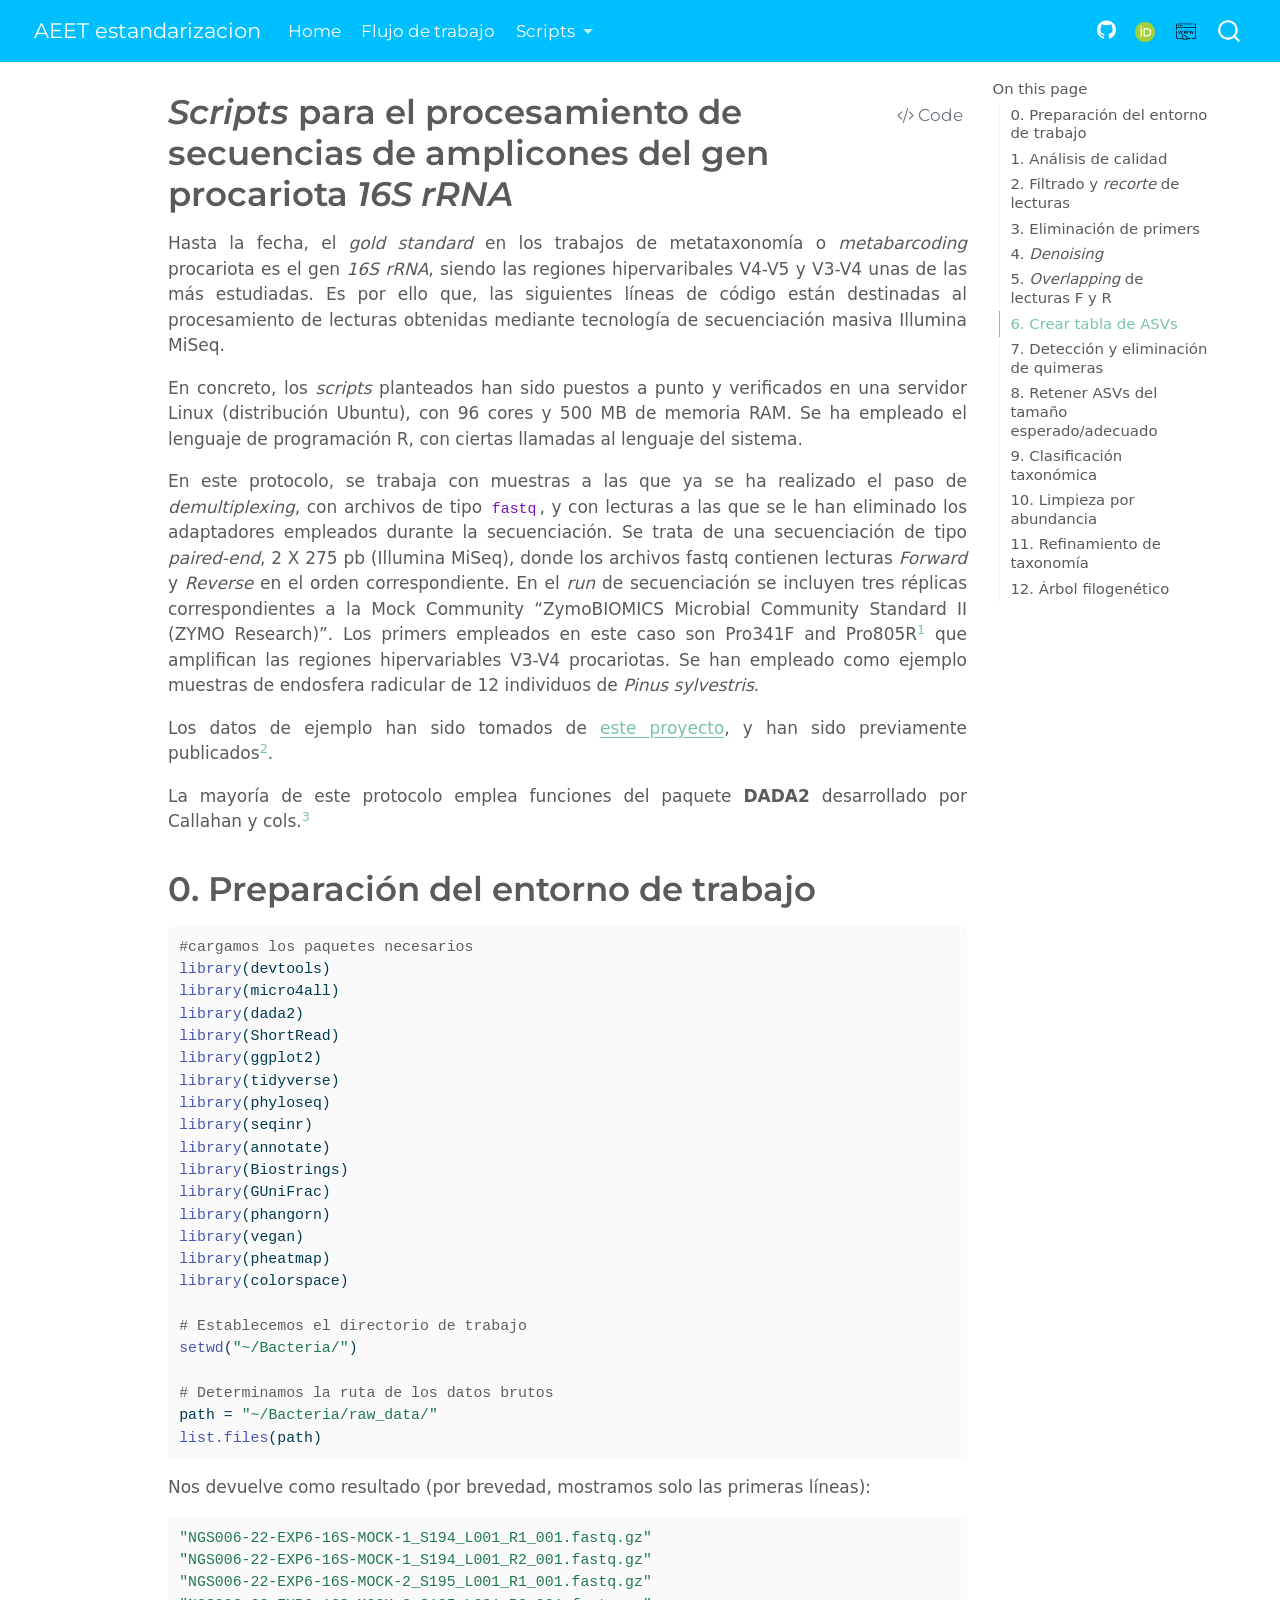
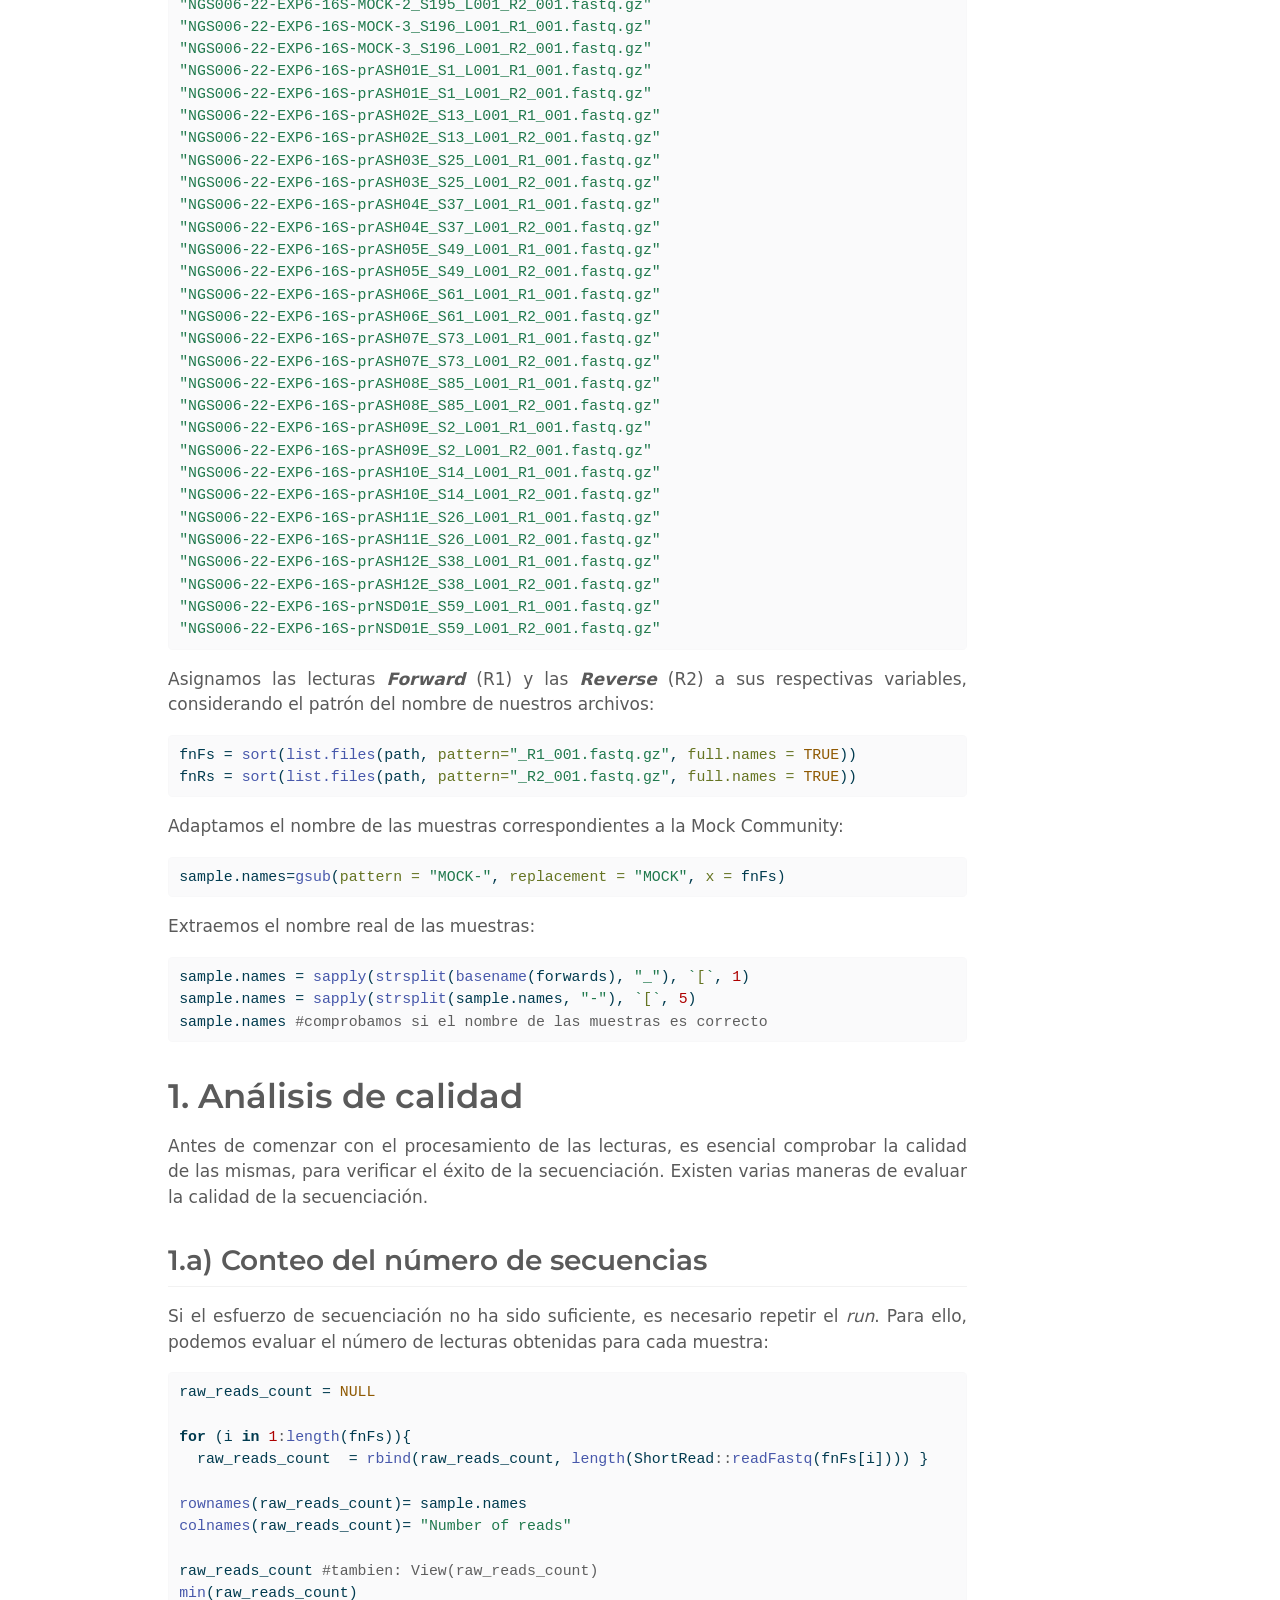
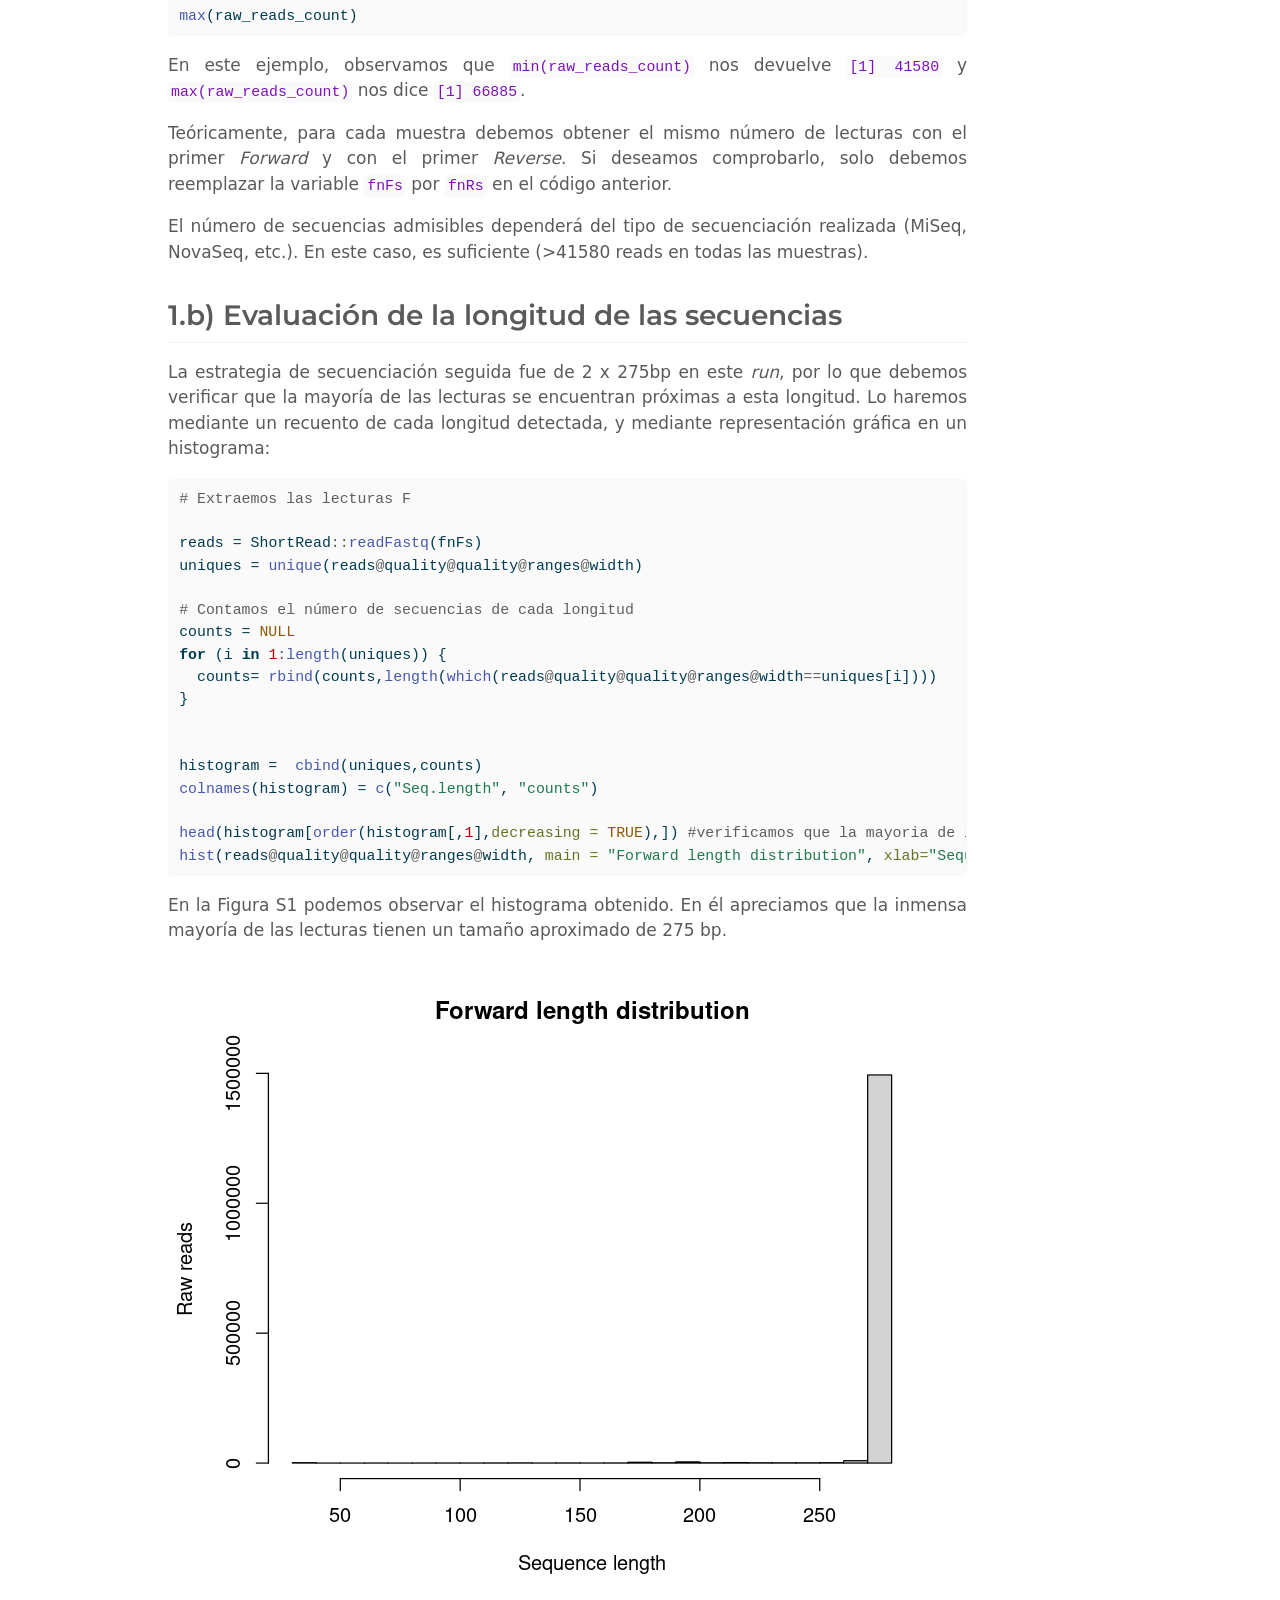
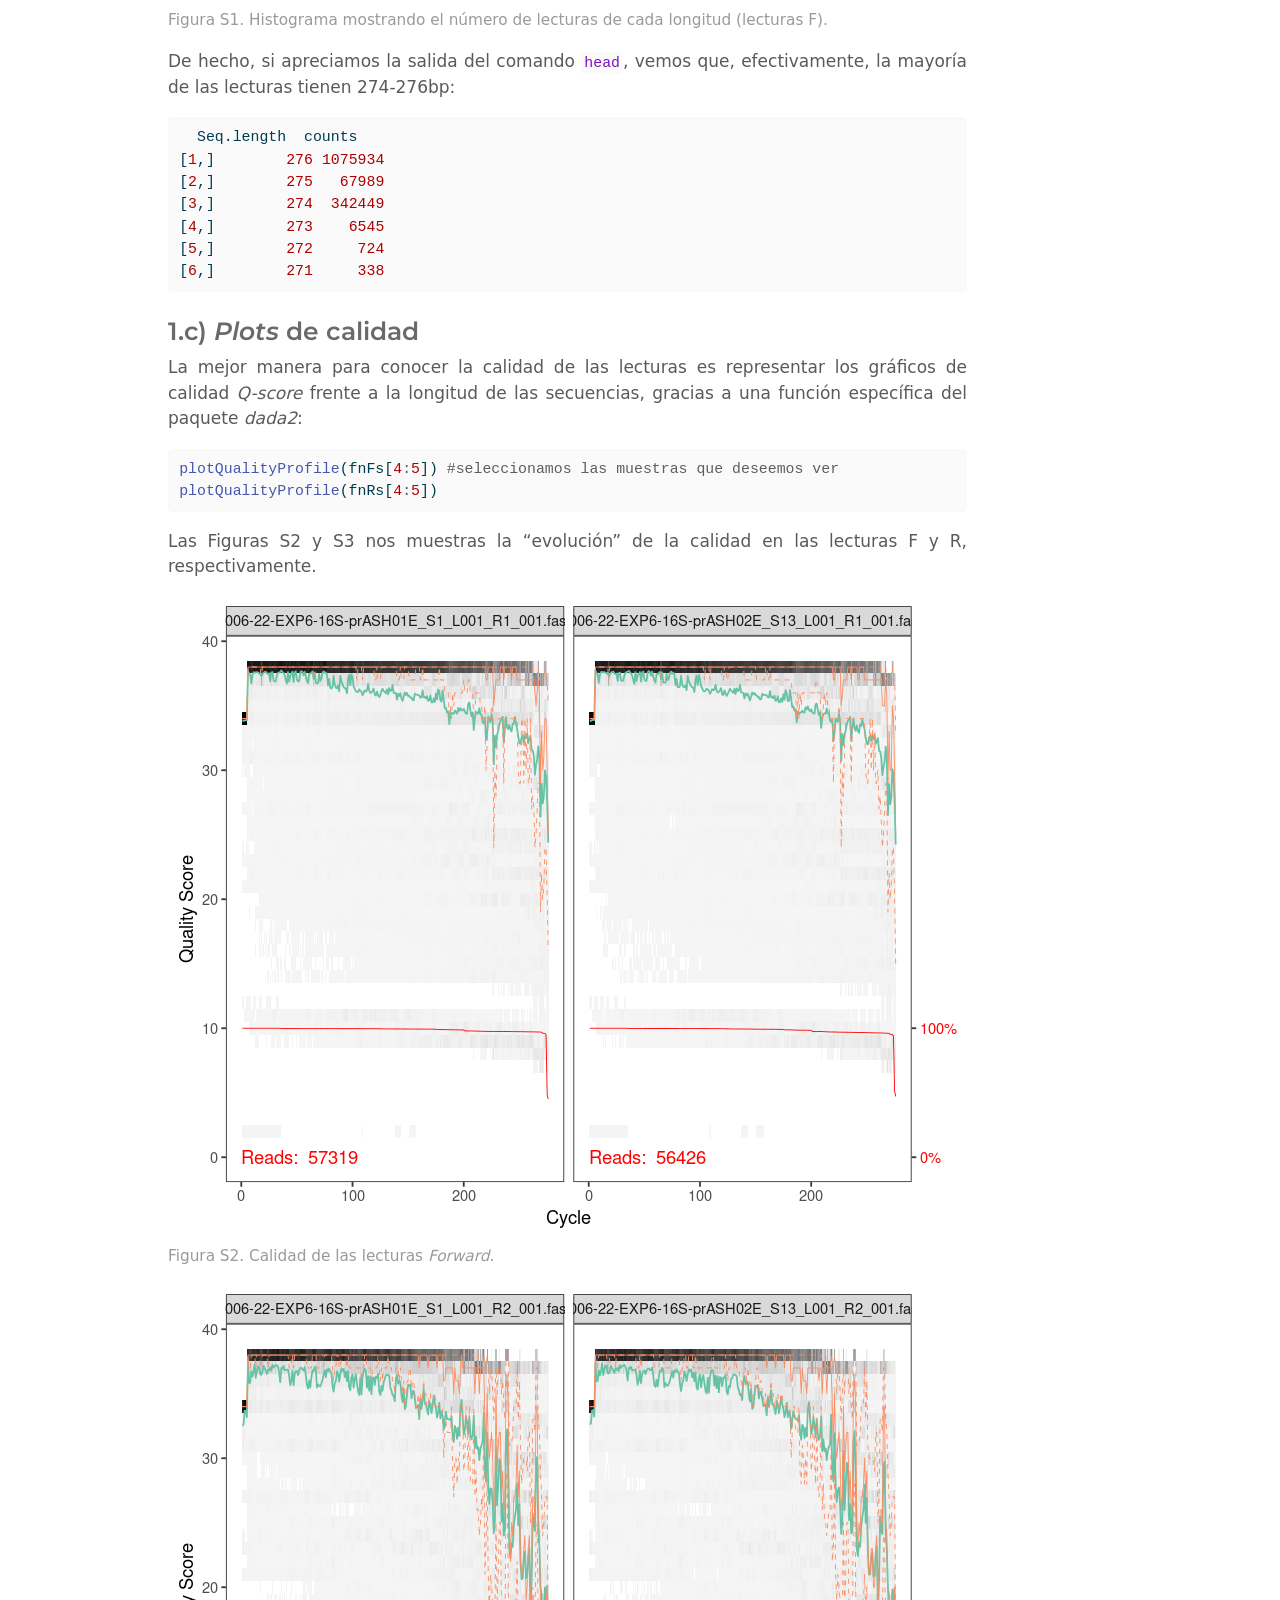
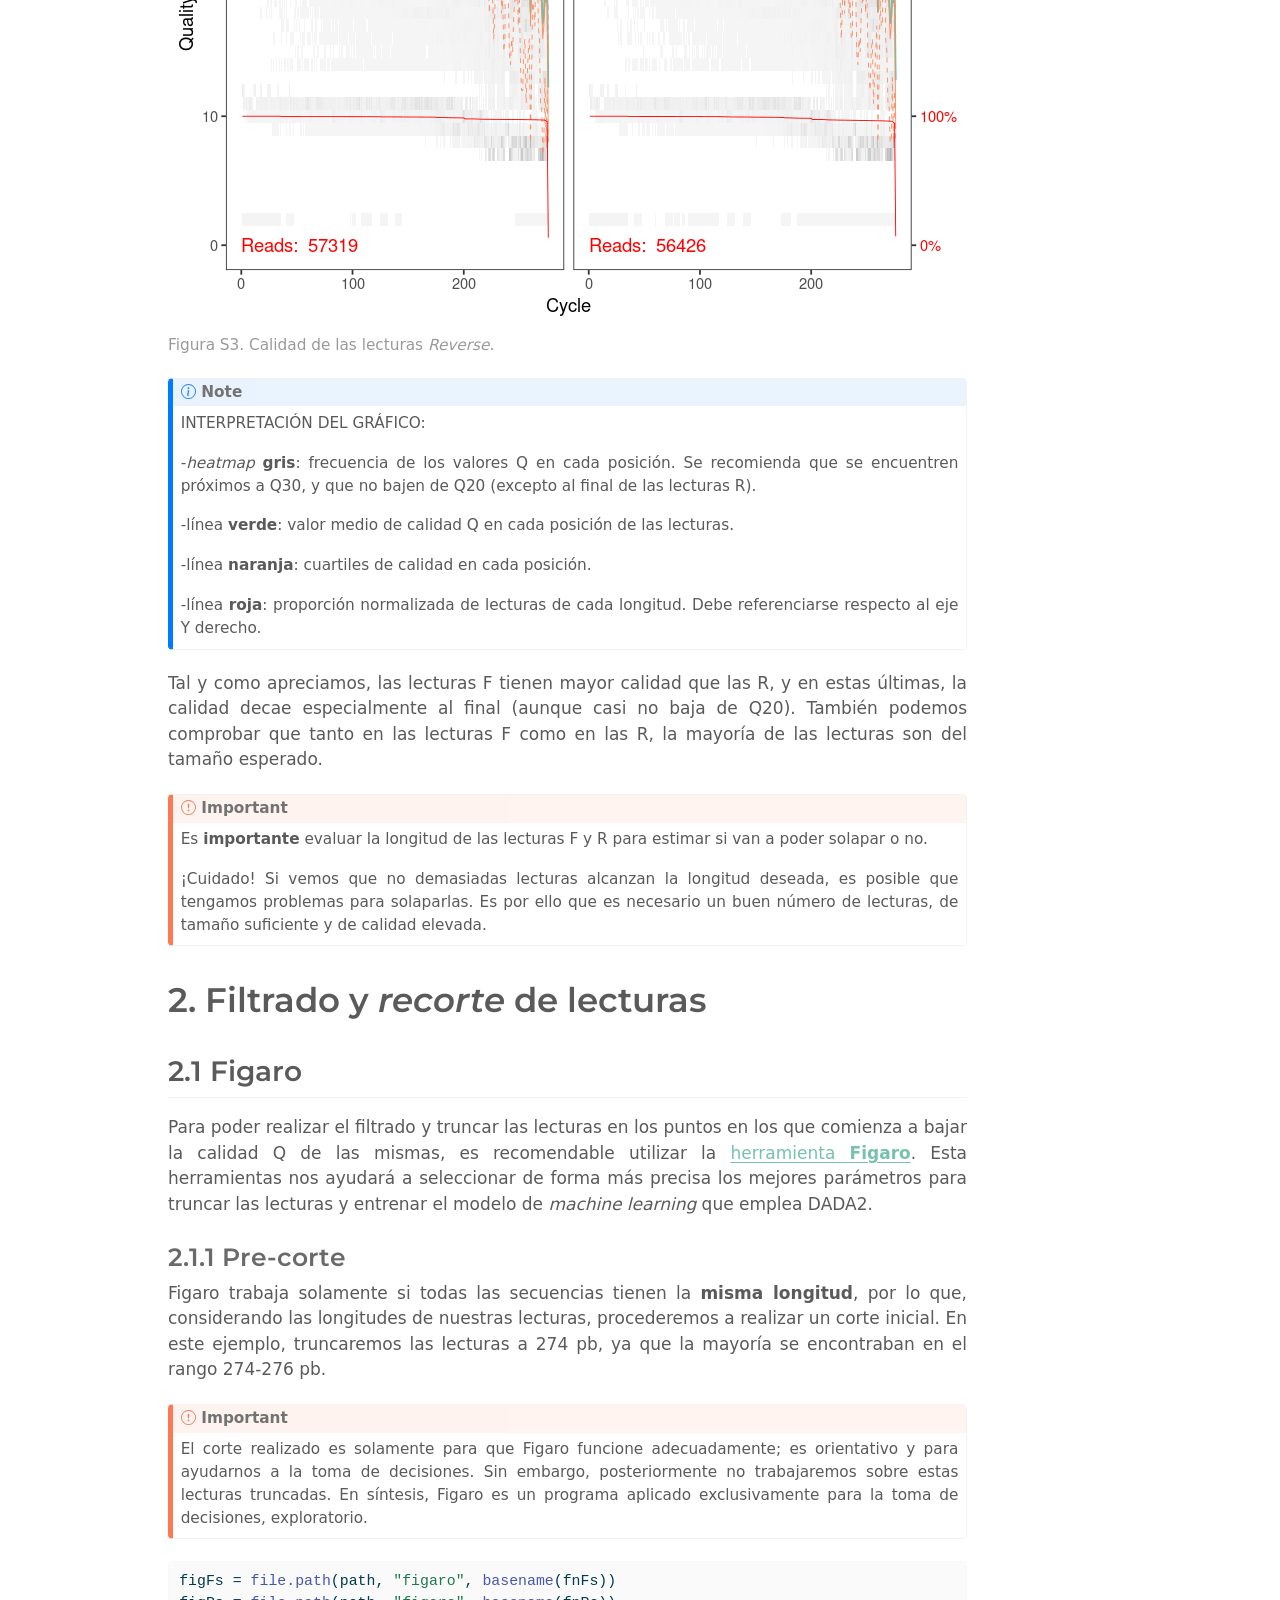
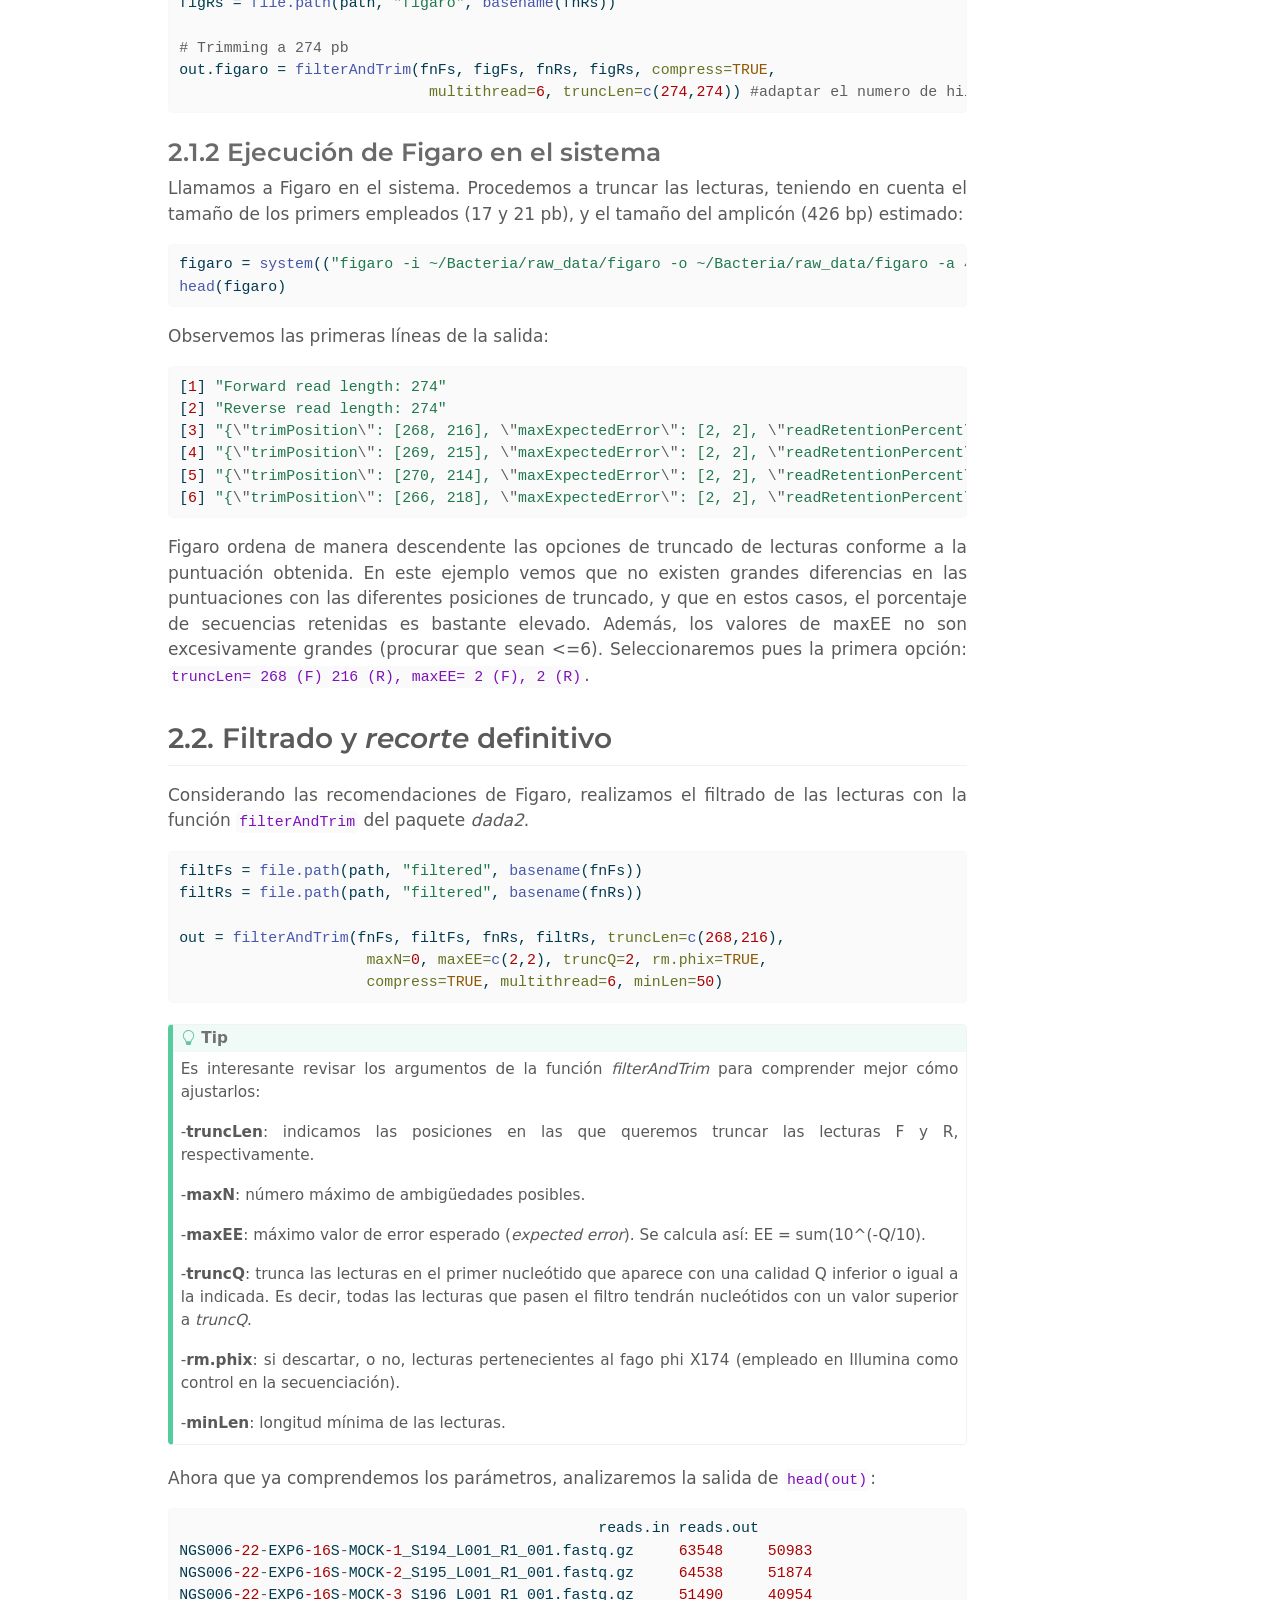
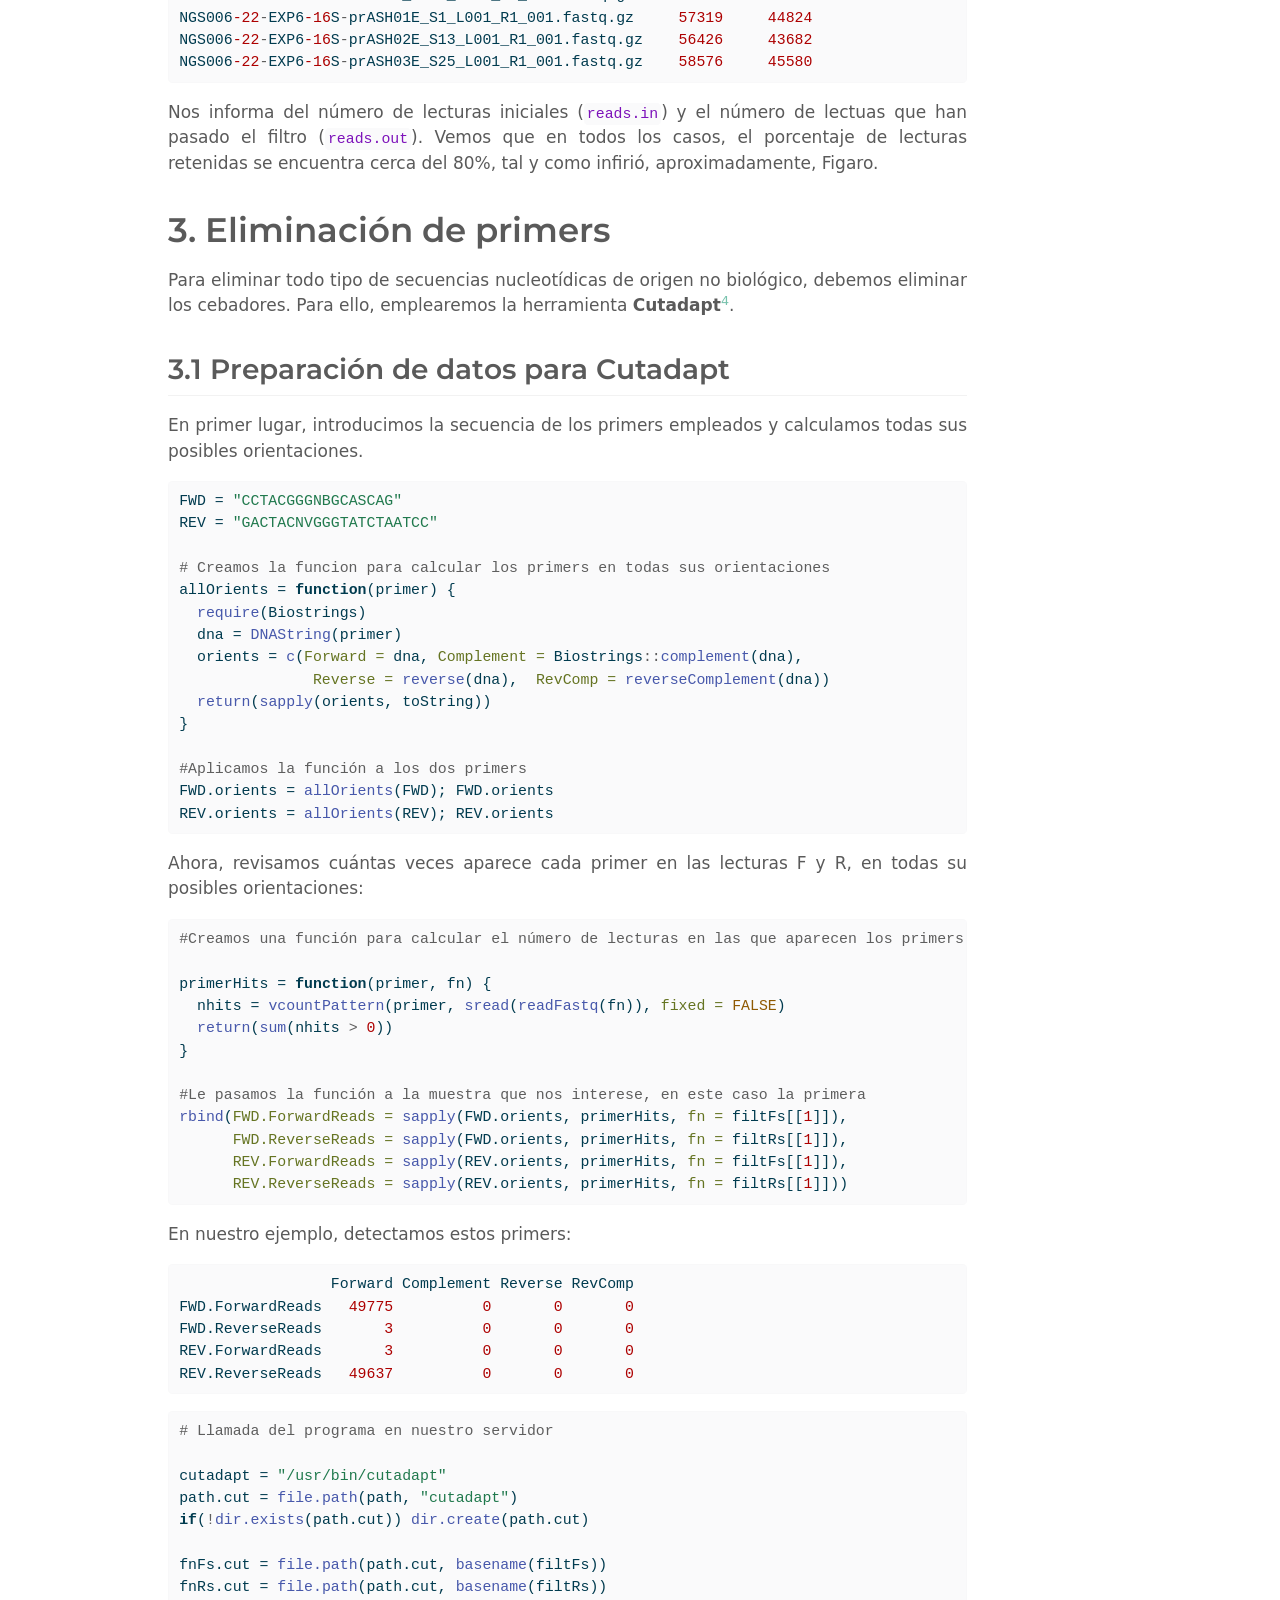
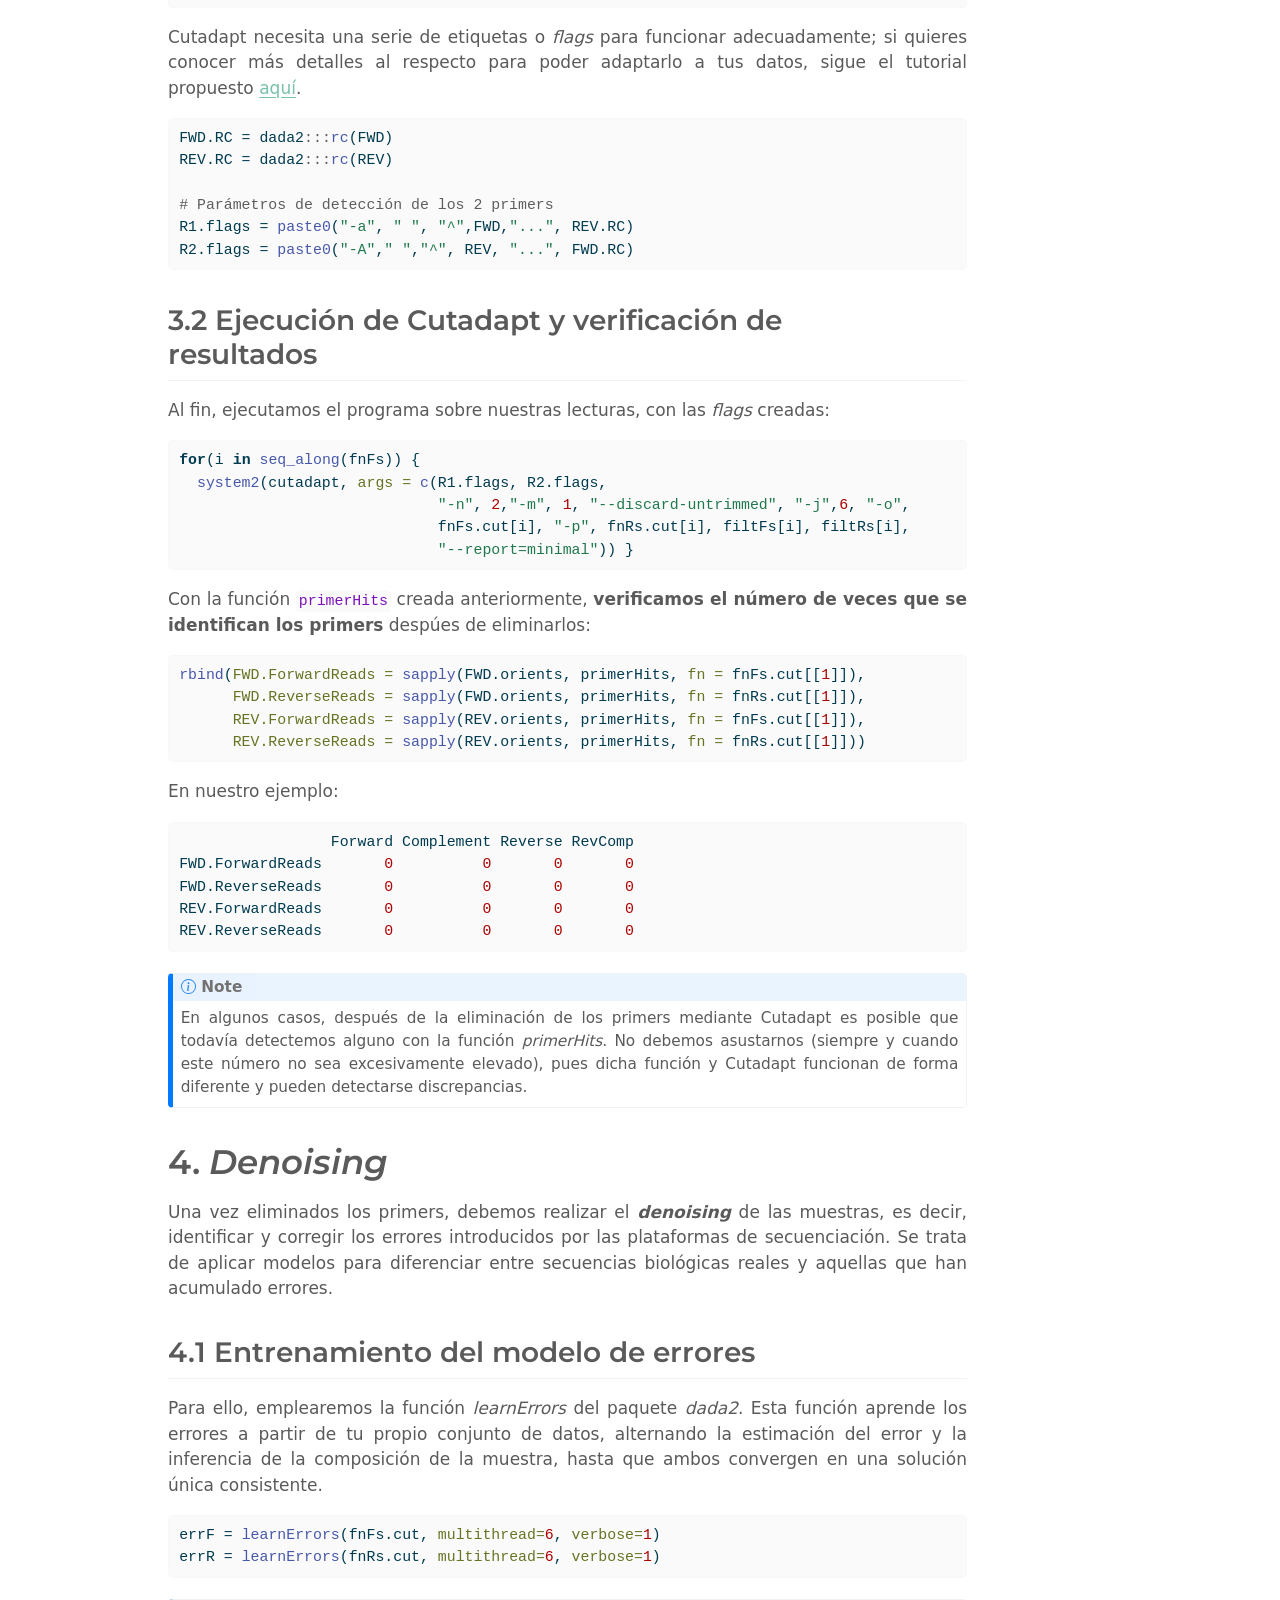
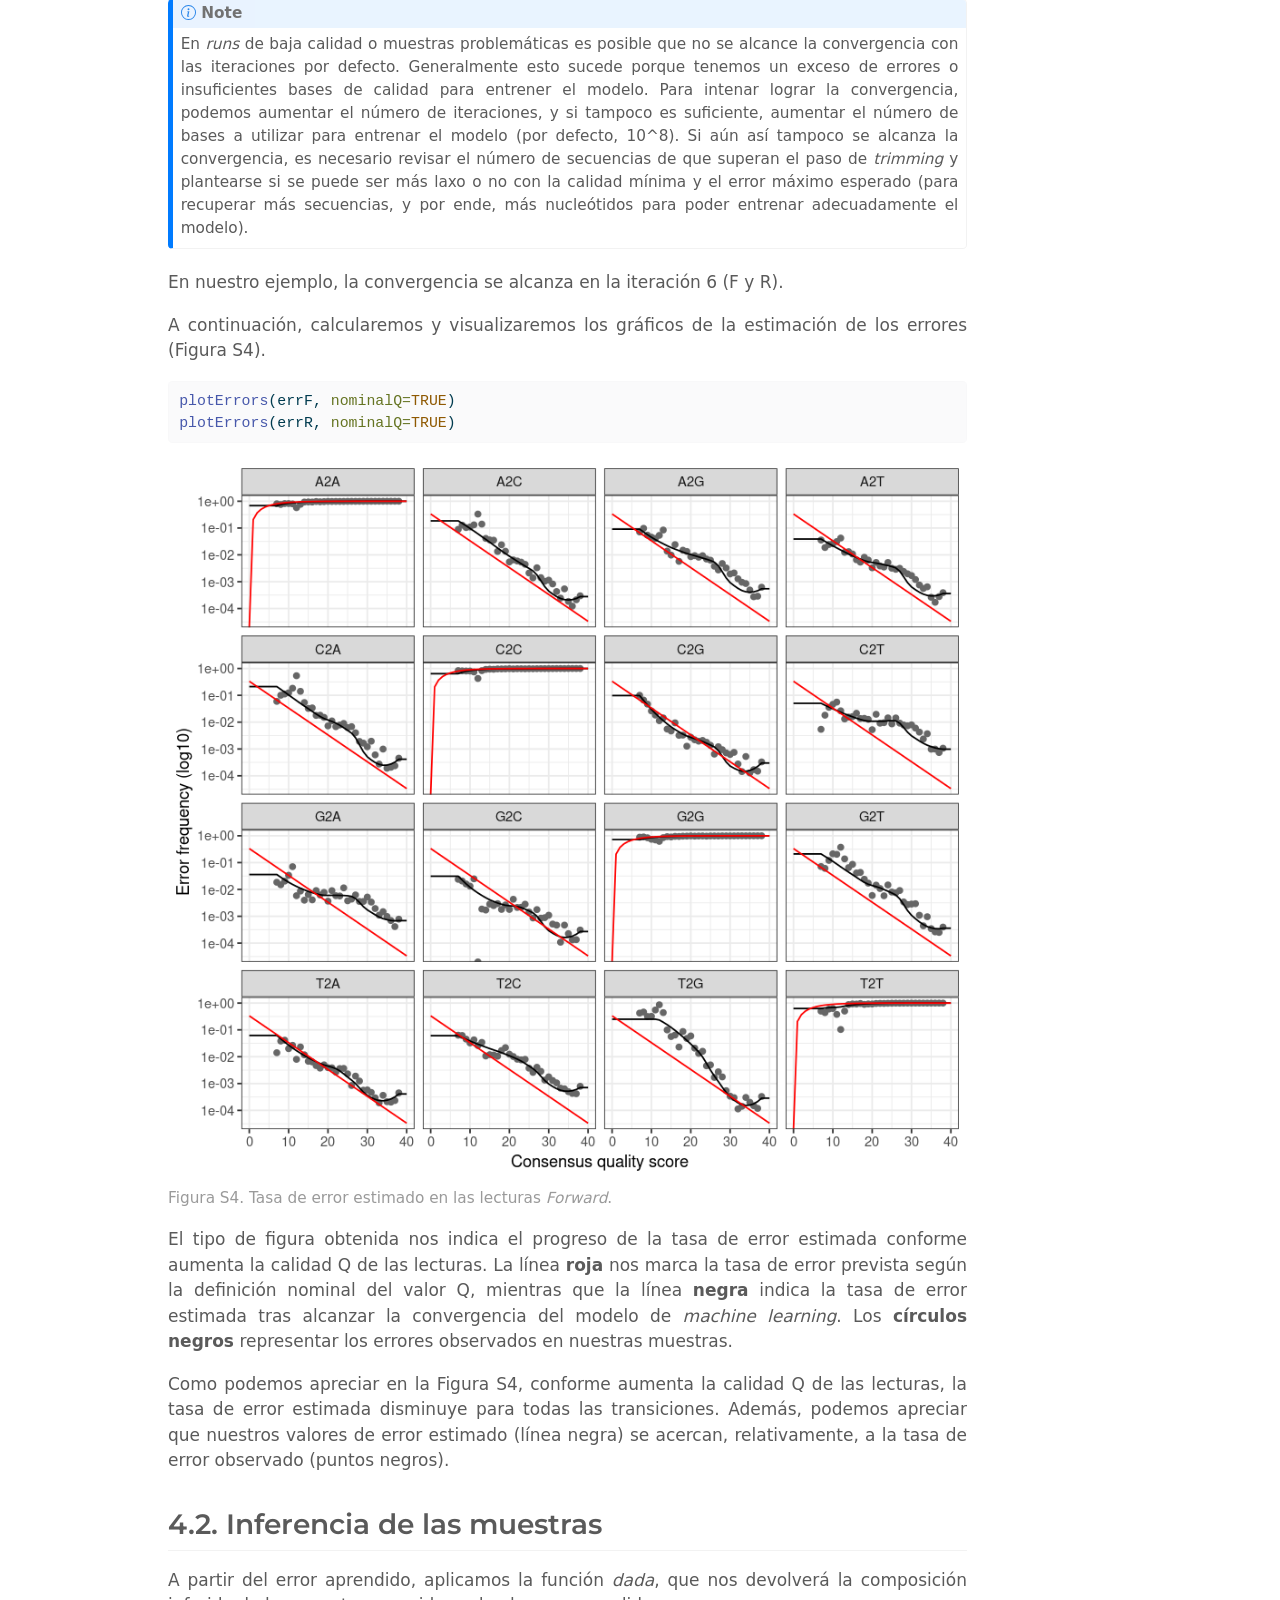
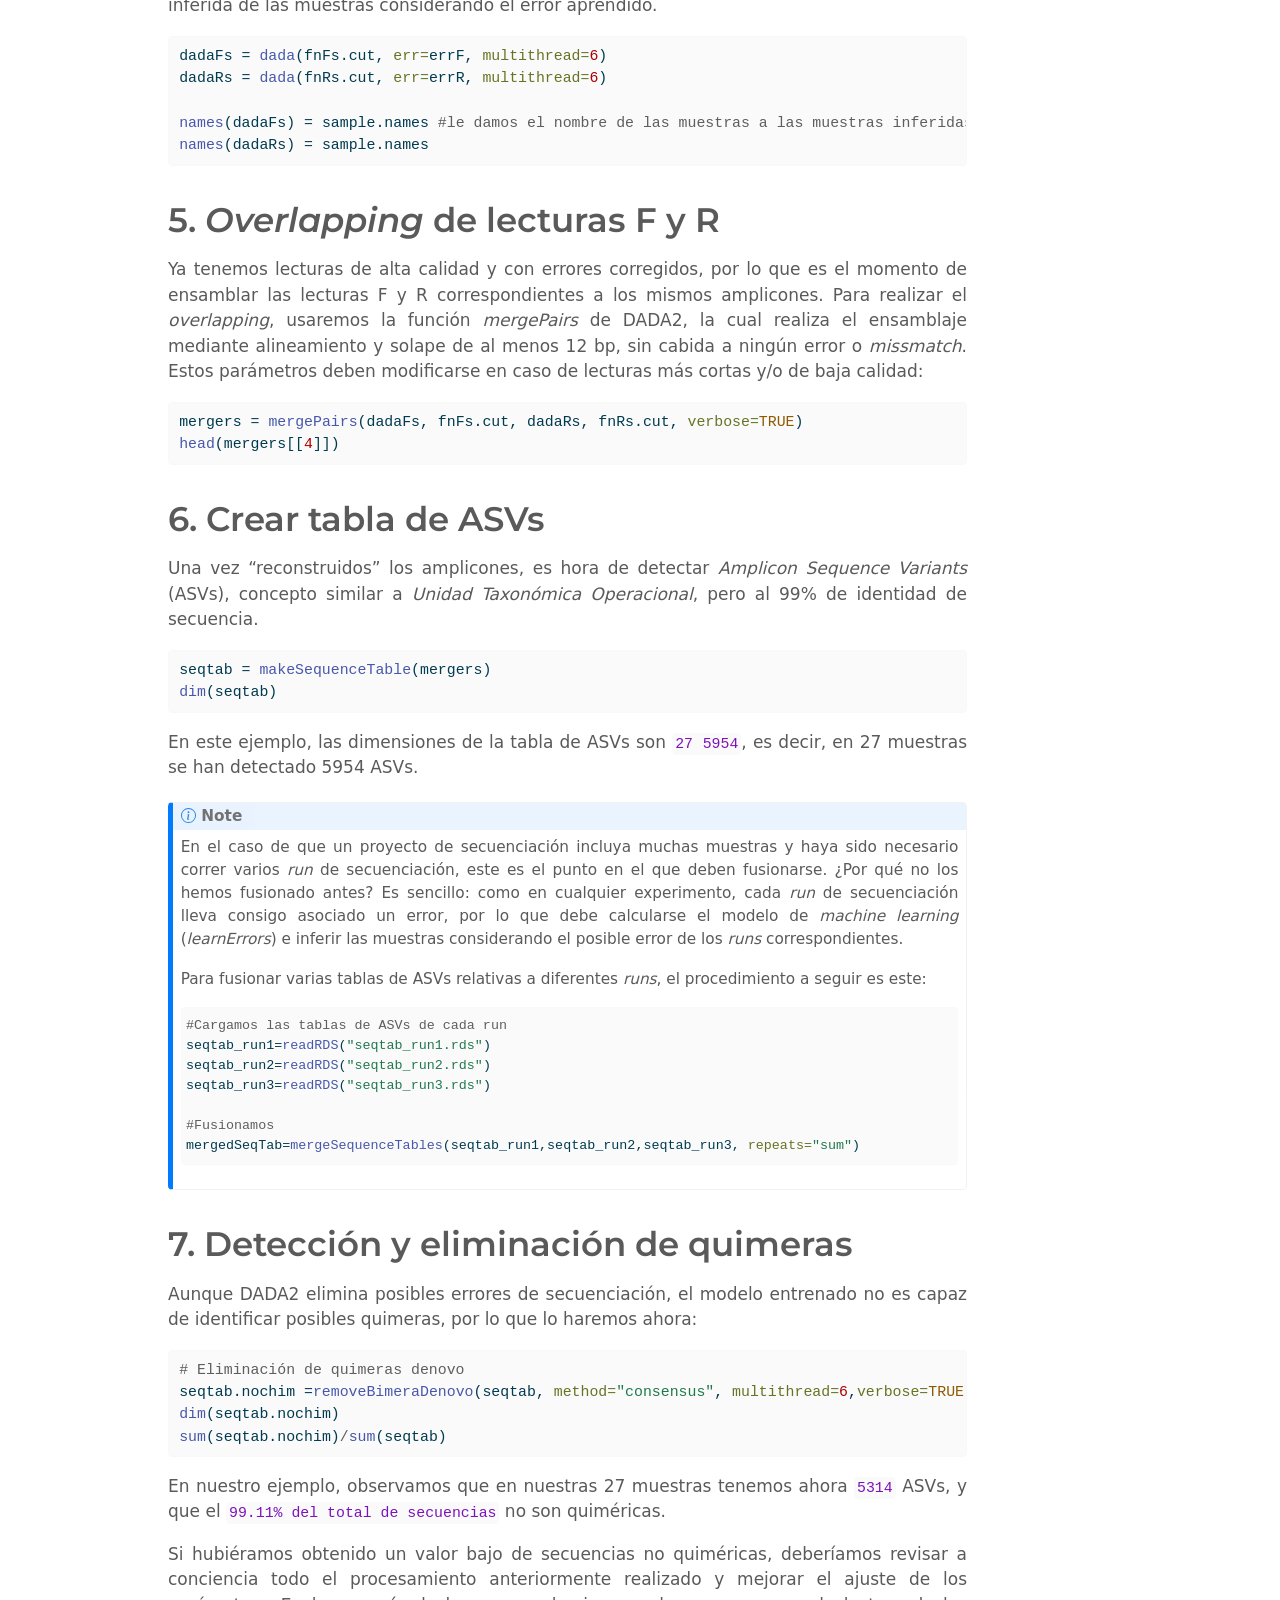
<file: docs/Scripts_Bacterias.html>
<!DOCTYPE html>
<html xmlns="http://www.w3.org/1999/xhtml" lang="en" xml:lang="en"><head>

<meta charset="utf-8">
<meta name="generator" content="quarto-1.8.25">

<meta name="viewport" content="width=device-width, initial-scale=1.0, user-scalable=yes">


<title>Scripts para el procesamiento de secuencias de amplicones del gen procariota 16S rRNA – AEET estandarizacion</title>
<style>
code{white-space: pre-wrap;}
span.smallcaps{font-variant: small-caps;}
div.columns{display: flex; gap: min(4vw, 1.5em);}
div.column{flex: auto; overflow-x: auto;}
div.hanging-indent{margin-left: 1.5em; text-indent: -1.5em;}
ul.task-list{list-style: none;}
ul.task-list li input[type="checkbox"] {
  width: 0.8em;
  margin: 0 0.8em 0.2em -1em; /* quarto-specific, see https://github.com/quarto-dev/quarto-cli/issues/4556 */ 
  vertical-align: middle;
}
/* CSS for syntax highlighting */
html { -webkit-text-size-adjust: 100%; }
pre > code.sourceCode { white-space: pre; position: relative; }
pre > code.sourceCode > span { display: inline-block; line-height: 1.25; }
pre > code.sourceCode > span:empty { height: 1.2em; }
.sourceCode { overflow: visible; }
code.sourceCode > span { color: inherit; text-decoration: inherit; }
div.sourceCode { margin: 1em 0; }
pre.sourceCode { margin: 0; }
@media screen {
div.sourceCode { overflow: auto; }
}
@media print {
pre > code.sourceCode { white-space: pre-wrap; }
pre > code.sourceCode > span { text-indent: -5em; padding-left: 5em; }
}
pre.numberSource code
  { counter-reset: source-line 0; }
pre.numberSource code > span
  { position: relative; left: -4em; counter-increment: source-line; }
pre.numberSource code > span > a:first-child::before
  { content: counter(source-line);
    position: relative; left: -1em; text-align: right; vertical-align: baseline;
    border: none; display: inline-block;
    -webkit-touch-callout: none; -webkit-user-select: none;
    -khtml-user-select: none; -moz-user-select: none;
    -ms-user-select: none; user-select: none;
    padding: 0 4px; width: 4em;
  }
pre.numberSource { margin-left: 3em;  padding-left: 4px; }
div.sourceCode
  {   }
@media screen {
pre > code.sourceCode > span > a:first-child::before { text-decoration: underline; }
}
</style>


<script src="site_libs/quarto-nav/quarto-nav.js"></script>
<script src="site_libs/quarto-nav/headroom.min.js"></script>
<script src="site_libs/clipboard/clipboard.min.js"></script>
<script src="site_libs/quarto-search/autocomplete.umd.js"></script>
<script src="site_libs/quarto-search/fuse.min.js"></script>
<script src="site_libs/quarto-search/quarto-search.js"></script>
<meta name="quarto:offset" content="./">
<script src="site_libs/quarto-html/quarto.js" type="module"></script>
<script src="site_libs/quarto-html/tabsets/tabsets.js" type="module"></script>
<script src="site_libs/quarto-html/axe/axe-check.js" type="module"></script>
<script src="site_libs/quarto-html/popper.min.js"></script>
<script src="site_libs/quarto-html/tippy.umd.min.js"></script>
<script src="site_libs/quarto-html/anchor.min.js"></script>
<link href="site_libs/quarto-html/tippy.css" rel="stylesheet">
<link href="site_libs/quarto-html/quarto-syntax-highlighting-7b89279ff1a6dce999919e0e67d4d9ec.css" rel="stylesheet" id="quarto-text-highlighting-styles">
<script src="site_libs/bootstrap/bootstrap.min.js"></script>
<link href="site_libs/bootstrap/bootstrap-icons.css" rel="stylesheet">
<link href="site_libs/bootstrap/bootstrap-f7ac19f99b1bffdb182407b6a99bda4a.min.css" rel="stylesheet" append-hash="true" id="quarto-bootstrap" data-mode="light">
<script id="quarto-search-options" type="application/json">{
  "location": "navbar",
  "copy-button": false,
  "collapse-after": 3,
  "panel-placement": "end",
  "type": "overlay",
  "limit": 50,
  "keyboard-shortcut": [
    "f",
    "/",
    "s"
  ],
  "show-item-context": false,
  "language": {
    "search-no-results-text": "No results",
    "search-matching-documents-text": "matching documents",
    "search-copy-link-title": "Copy link to search",
    "search-hide-matches-text": "Hide additional matches",
    "search-more-match-text": "more match in this document",
    "search-more-matches-text": "more matches in this document",
    "search-clear-button-title": "Clear",
    "search-text-placeholder": "",
    "search-detached-cancel-button-title": "Cancel",
    "search-submit-button-title": "Submit",
    "search-label": "Search"
  }
}</script>


<link rel="stylesheet" href="styles.css">
</head>

<body class="nav-fixed quarto-light">

<div id="quarto-search-results"></div>
  <header id="quarto-header" class="headroom fixed-top">
    <nav class="navbar navbar-expand-lg " data-bs-theme="dark">
      <div class="navbar-container container-fluid">
      <div class="navbar-brand-container mx-auto">
    <a href="./index.html" class="navbar-brand navbar-brand-logo">
    </a>
    <a class="navbar-brand" href="./index.html">
    <span class="navbar-title">AEET estandarizacion</span>
    </a>
  </div>
            <div id="quarto-search" class="" title="Search"></div>
          <button class="navbar-toggler" type="button" data-bs-toggle="collapse" data-bs-target="#navbarCollapse" aria-controls="navbarCollapse" role="menu" aria-expanded="false" aria-label="Toggle navigation" onclick="if (window.quartoToggleHeadroom) { window.quartoToggleHeadroom(); }">
  <span class="navbar-toggler-icon"></span>
</button>
          <div class="collapse navbar-collapse" id="navbarCollapse">
            <ul class="navbar-nav navbar-nav-scroll me-auto">
  <li class="nav-item">
    <a class="nav-link" href="./index.html"> 
<span class="menu-text">Home</span></a>
  </li>  
  <li class="nav-item">
    <a class="nav-link" href="./Flujo_trabajo.html"> 
<span class="menu-text">Flujo de trabajo</span></a>
  </li>  
  <li class="nav-item dropdown ">
    <a class="nav-link dropdown-toggle" href="#" id="nav-menu-scripts" role="link" data-bs-toggle="dropdown" aria-expanded="false">
 <span class="menu-text">Scripts</span>
    </a>
    <ul class="dropdown-menu" aria-labelledby="nav-menu-scripts">    
        <li>
    <a class="dropdown-item" href="./Scripts_Bacterias.html">
 <span class="dropdown-text">Procariotas</span></a>
  </li>  
        <li>
    <a class="dropdown-item" href="./Scripts_Hongos.html">
 <span class="dropdown-text">Hongos</span></a>
  </li>  
    </ul>
  </li>
</ul>
            <ul class="navbar-nav navbar-nav-scroll ms-auto">
  <li class="nav-item compact">
    <a class="nav-link" href="https://github.com/anitalasa"> <i class="bi bi-github" role="img" aria-label="GitHub">
</i> 
<span class="menu-text"></span></a>
  </li>  
  <li class="nav-item">
    <a class="nav-link" href="https://orcid.org/0000-0003-3783-7157"> 
<span class="menu-text"><img src="images/orcid.png" title="ORCID" alt="ORCID" style="height:20px;"></span></a>
  </li>  
  <li class="nav-item">
    <a class="nav-link" href="https://sites.google.com/view/anavlasa"> 
<span class="menu-text"><img src="images/internet.png" title="personal web" alt="personal web" style="height:20px;"></span></a>
  </li>  
</ul>
          </div> <!-- /navcollapse -->
            <div class="quarto-navbar-tools">
</div>
      </div> <!-- /container-fluid -->
    </nav>
</header>
<!-- content -->
<div id="quarto-content" class="quarto-container page-columns page-rows-contents page-layout-article page-navbar">
<!-- sidebar -->
<!-- margin-sidebar -->
    <div id="quarto-margin-sidebar" class="sidebar margin-sidebar">
        <nav id="TOC" role="doc-toc" class="toc-active">
    <h2 id="toc-title">On this page</h2>
   
  <ul>
  <li><a href="#preparación-del-entorno-de-trabajo" id="toc-preparación-del-entorno-de-trabajo" class="nav-link active" data-scroll-target="#preparación-del-entorno-de-trabajo">0. Preparación del entorno de trabajo</a></li>
  <li><a href="#análisis-de-calidad" id="toc-análisis-de-calidad" class="nav-link" data-scroll-target="#análisis-de-calidad">1. Análisis de calidad</a>
  <ul class="collapse">
  <li><a href="#a-conteo-del-número-de-secuencias" id="toc-a-conteo-del-número-de-secuencias" class="nav-link" data-scroll-target="#a-conteo-del-número-de-secuencias">1.a) Conteo del número de secuencias</a></li>
  <li><a href="#b-evaluación-de-la-longitud-de-las-secuencias" id="toc-b-evaluación-de-la-longitud-de-las-secuencias" class="nav-link" data-scroll-target="#b-evaluación-de-la-longitud-de-las-secuencias">1.b) Evaluación de la longitud de las secuencias</a>
  <ul class="collapse">
  <li><a href="#c-plots-de-calidad" id="toc-c-plots-de-calidad" class="nav-link" data-scroll-target="#c-plots-de-calidad">1.c) <em>Plots</em> de calidad</a></li>
  </ul></li>
  </ul></li>
  <li><a href="#filtrado-y-recorte-de-lecturas" id="toc-filtrado-y-recorte-de-lecturas" class="nav-link" data-scroll-target="#filtrado-y-recorte-de-lecturas">2. Filtrado y <em>recorte</em> de lecturas</a>
  <ul class="collapse">
  <li><a href="#figaro" id="toc-figaro" class="nav-link" data-scroll-target="#figaro">2.1 Figaro</a>
  <ul class="collapse">
  <li><a href="#pre-corte" id="toc-pre-corte" class="nav-link" data-scroll-target="#pre-corte">2.1.1 Pre-corte</a></li>
  <li><a href="#ejecución-de-figaro-en-el-sistema" id="toc-ejecución-de-figaro-en-el-sistema" class="nav-link" data-scroll-target="#ejecución-de-figaro-en-el-sistema">2.1.2 Ejecución de Figaro en el sistema</a></li>
  </ul></li>
  <li><a href="#filtrado-y-recorte-definitivo" id="toc-filtrado-y-recorte-definitivo" class="nav-link" data-scroll-target="#filtrado-y-recorte-definitivo">2.2. Filtrado y <em>recorte</em> definitivo</a></li>
  </ul></li>
  <li><a href="#eliminación-de-primers" id="toc-eliminación-de-primers" class="nav-link" data-scroll-target="#eliminación-de-primers">3. Eliminación de primers</a>
  <ul class="collapse">
  <li><a href="#preparación-de-datos-para-cutadapt" id="toc-preparación-de-datos-para-cutadapt" class="nav-link" data-scroll-target="#preparación-de-datos-para-cutadapt">3.1 Preparación de datos para Cutadapt</a></li>
  <li><a href="#ejecución-de-cutadapt-y-verificación-de-resultados" id="toc-ejecución-de-cutadapt-y-verificación-de-resultados" class="nav-link" data-scroll-target="#ejecución-de-cutadapt-y-verificación-de-resultados">3.2 Ejecución de Cutadapt y verificación de resultados</a></li>
  </ul></li>
  <li><a href="#denoising" id="toc-denoising" class="nav-link" data-scroll-target="#denoising">4. <em>Denoising</em></a>
  <ul class="collapse">
  <li><a href="#entrenamiento-del-modelo-de-errores" id="toc-entrenamiento-del-modelo-de-errores" class="nav-link" data-scroll-target="#entrenamiento-del-modelo-de-errores">4.1 Entrenamiento del modelo de errores</a></li>
  <li><a href="#inferencia-de-las-muestras" id="toc-inferencia-de-las-muestras" class="nav-link" data-scroll-target="#inferencia-de-las-muestras">4.2. Inferencia de las muestras</a></li>
  </ul></li>
  <li><a href="#overlapping-de-lecturas-f-y-r" id="toc-overlapping-de-lecturas-f-y-r" class="nav-link" data-scroll-target="#overlapping-de-lecturas-f-y-r">5. <em>Overlapping</em> de lecturas F y R</a></li>
  <li><a href="#crear-tabla-de-asvs" id="toc-crear-tabla-de-asvs" class="nav-link" data-scroll-target="#crear-tabla-de-asvs">6. Crear tabla de ASVs</a></li>
  <li><a href="#detección-y-eliminación-de-quimeras" id="toc-detección-y-eliminación-de-quimeras" class="nav-link" data-scroll-target="#detección-y-eliminación-de-quimeras">7. Detección y eliminación de quimeras</a></li>
  <li><a href="#retener-asvs-del-tamaño-esperadoadecuado" id="toc-retener-asvs-del-tamaño-esperadoadecuado" class="nav-link" data-scroll-target="#retener-asvs-del-tamaño-esperadoadecuado">8. Retener ASVs del tamaño esperado/adecuado</a></li>
  <li><a href="#clasificación-taxonómica" id="toc-clasificación-taxonómica" class="nav-link" data-scroll-target="#clasificación-taxonómica">9. Clasificación taxonómica</a></li>
  <li><a href="#limpieza-por-abundancia" id="toc-limpieza-por-abundancia" class="nav-link" data-scroll-target="#limpieza-por-abundancia">10. Limpieza por abundancia</a>
  <ul class="collapse">
  <li><a href="#a-si-hemos-introducido-mock-community-en-el-run" id="toc-a-si-hemos-introducido-mock-community-en-el-run" class="nav-link" data-scroll-target="#a-si-hemos-introducido-mock-community-en-el-run">10.a) Si hemos introducido Mock Community en el run</a></li>
  <li><a href="#b-si-no-hemos-introducido-mock-community-en-el-run" id="toc-b-si-no-hemos-introducido-mock-community-en-el-run" class="nav-link" data-scroll-target="#b-si-no-hemos-introducido-mock-community-en-el-run">10.b) Si NO hemos introducido Mock Community en el run</a></li>
  </ul></li>
  <li><a href="#refinamiento-de-taxonomía" id="toc-refinamiento-de-taxonomía" class="nav-link" data-scroll-target="#refinamiento-de-taxonomía">11. Refinamiento de taxonomía</a></li>
  <li><a href="#árbol-filogenético" id="toc-árbol-filogenético" class="nav-link" data-scroll-target="#árbol-filogenético">12. Árbol filogenético</a>
  <ul class="collapse">
  <li><a href="#alineamiento-de-secuencias" id="toc-alineamiento-de-secuencias" class="nav-link" data-scroll-target="#alineamiento-de-secuencias">12. 1 Alineamiento de secuencias</a></li>
  <li><a href="#construcción-del-árbol-filogenético" id="toc-construcción-del-árbol-filogenético" class="nav-link" data-scroll-target="#construcción-del-árbol-filogenético">12. 2 Construcción del árbol filogenético</a></li>
  </ul></li>
  </ul>
</nav>
    </div>
<!-- main -->
<main class="content" id="quarto-document-content">

<header id="title-block-header" class="quarto-title-block default">
<div class="quarto-title">
<div class="quarto-title-block"><div><h1 class="title"><em>Scripts</em> para el procesamiento de secuencias de amplicones del gen procariota <em>16S rRNA</em></h1><button type="button" class="btn code-tools-button" id="quarto-code-tools-source"><i class="bi"></i> Code</button></div></div>
</div>



<div class="quarto-title-meta">

    
  
    
  </div>
  


</header>


<p>Hasta la fecha, el <em>gold standard</em> en los trabajos de metataxonomía o <em>metabarcoding</em> procariota es el gen <em>16S rRNA</em>, siendo las regiones hipervaribales V4-V5 y V3-V4 unas de las más estudiadas. Es por ello que, las siguientes líneas de código están destinadas al procesamiento de lecturas obtenidas mediante tecnología de secuenciación masiva Illumina MiSeq.</p>
<p>En concreto, los <em>scripts</em> planteados han sido puestos a punto y verificados en una servidor Linux (distribución Ubuntu), con 96 cores y 500 MB de memoria RAM. Se ha empleado el lenguaje de programación R, con ciertas llamadas al lenguaje del sistema.</p>
<p>En este protocolo, se trabaja con muestras a las que ya se ha realizado el paso de <em>demultiplexing</em>, con archivos de tipo <code>fastq</code>, y con lecturas a las que se le han eliminado los adaptadores empleados durante la secuenciación. Se trata de una secuenciación de tipo <em>paired-end</em>, 2 X 275 pb (Illumina MiSeq), donde los archivos fastq contienen lecturas <em>Forward</em> y <em>Reverse</em> en el orden correspondiente. En el <em>run</em> de secuenciación se incluyen tres réplicas correspondientes a la Mock Community “ZymoBIOMICS Microbial Community Standard II (ZYMO Research)”. Los primers empleados en este caso son Pro341F and Pro805R<a href="#fn1" class="footnote-ref" id="fnref1" role="doc-noteref"><sup>1</sup></a> que amplifican las regiones hipervariables V3-V4 procariotas. Se han empleado como ejemplo muestras de endosfera radicular de 12 individuos de <em>Pinus sylvestris</em>.</p>
<p>Los datos de ejemplo han sido tomados de <a href="https://anitalasa.github.io/Curso_Microbiota/">este proyecto</a>, y han sido previamente publicados<a href="#fn2" class="footnote-ref" id="fnref2" role="doc-noteref"><sup>2</sup></a>.</p>
<p>La mayoría de este protocolo emplea funciones del paquete <strong>DADA2</strong> desarrollado por Callahan y cols.<a href="#fn3" class="footnote-ref" id="fnref3" role="doc-noteref"><sup>3</sup></a></p>
<section id="preparación-del-entorno-de-trabajo" class="level1">
<h1>0. Preparación del entorno de trabajo</h1>
<div class="code-copy-outer-scaffold"><div class="sourceCode" id="cb1"><pre class="sourceCode r code-with-copy"><code class="sourceCode r"><span id="cb1-1"><a href="#cb1-1" aria-hidden="true" tabindex="-1"></a><span class="co">#cargamos los paquetes necesarios</span></span>
<span id="cb1-2"><a href="#cb1-2" aria-hidden="true" tabindex="-1"></a><span class="fu">library</span>(devtools) </span>
<span id="cb1-3"><a href="#cb1-3" aria-hidden="true" tabindex="-1"></a><span class="fu">library</span>(micro4all) </span>
<span id="cb1-4"><a href="#cb1-4" aria-hidden="true" tabindex="-1"></a><span class="fu">library</span>(dada2)</span>
<span id="cb1-5"><a href="#cb1-5" aria-hidden="true" tabindex="-1"></a><span class="fu">library</span>(ShortRead) </span>
<span id="cb1-6"><a href="#cb1-6" aria-hidden="true" tabindex="-1"></a><span class="fu">library</span>(ggplot2) </span>
<span id="cb1-7"><a href="#cb1-7" aria-hidden="true" tabindex="-1"></a><span class="fu">library</span>(tidyverse) </span>
<span id="cb1-8"><a href="#cb1-8" aria-hidden="true" tabindex="-1"></a><span class="fu">library</span>(phyloseq)</span>
<span id="cb1-9"><a href="#cb1-9" aria-hidden="true" tabindex="-1"></a><span class="fu">library</span>(seqinr) </span>
<span id="cb1-10"><a href="#cb1-10" aria-hidden="true" tabindex="-1"></a><span class="fu">library</span>(annotate) </span>
<span id="cb1-11"><a href="#cb1-11" aria-hidden="true" tabindex="-1"></a><span class="fu">library</span>(Biostrings) </span>
<span id="cb1-12"><a href="#cb1-12" aria-hidden="true" tabindex="-1"></a><span class="fu">library</span>(GUniFrac)</span>
<span id="cb1-13"><a href="#cb1-13" aria-hidden="true" tabindex="-1"></a><span class="fu">library</span>(phangorn) </span>
<span id="cb1-14"><a href="#cb1-14" aria-hidden="true" tabindex="-1"></a><span class="fu">library</span>(vegan) </span>
<span id="cb1-15"><a href="#cb1-15" aria-hidden="true" tabindex="-1"></a><span class="fu">library</span>(pheatmap) </span>
<span id="cb1-16"><a href="#cb1-16" aria-hidden="true" tabindex="-1"></a><span class="fu">library</span>(colorspace)</span>
<span id="cb1-17"><a href="#cb1-17" aria-hidden="true" tabindex="-1"></a></span>
<span id="cb1-18"><a href="#cb1-18" aria-hidden="true" tabindex="-1"></a><span class="co"># Establecemos el directorio de trabajo</span></span>
<span id="cb1-19"><a href="#cb1-19" aria-hidden="true" tabindex="-1"></a><span class="fu">setwd</span>(<span class="st">"~/Bacteria/"</span>) </span>
<span id="cb1-20"><a href="#cb1-20" aria-hidden="true" tabindex="-1"></a></span>
<span id="cb1-21"><a href="#cb1-21" aria-hidden="true" tabindex="-1"></a><span class="co"># Determinamos la ruta de los datos brutos</span></span>
<span id="cb1-22"><a href="#cb1-22" aria-hidden="true" tabindex="-1"></a>path <span class="ot">=</span> <span class="st">"~/Bacteria/raw_data/"</span></span>
<span id="cb1-23"><a href="#cb1-23" aria-hidden="true" tabindex="-1"></a><span class="fu">list.files</span>(path)</span></code></pre></div><button title="Copy to Clipboard" class="code-copy-button"><i class="bi"></i></button></div>
<p>Nos devuelve como resultado (por brevedad, mostramos solo las primeras líneas):</p>
<div class="code-copy-outer-scaffold"><div class="sourceCode" id="cb2"><pre class="sourceCode r code-with-copy"><code class="sourceCode r"><span id="cb2-1"><a href="#cb2-1" aria-hidden="true" tabindex="-1"></a><span class="st">"NGS006-22-EXP6-16S-MOCK-1_S194_L001_R1_001.fastq.gz"</span></span>
<span id="cb2-2"><a href="#cb2-2" aria-hidden="true" tabindex="-1"></a><span class="st">"NGS006-22-EXP6-16S-MOCK-1_S194_L001_R2_001.fastq.gz"</span> </span>
<span id="cb2-3"><a href="#cb2-3" aria-hidden="true" tabindex="-1"></a><span class="st">"NGS006-22-EXP6-16S-MOCK-2_S195_L001_R1_001.fastq.gz"</span> </span>
<span id="cb2-4"><a href="#cb2-4" aria-hidden="true" tabindex="-1"></a><span class="st">"NGS006-22-EXP6-16S-MOCK-2_S195_L001_R2_001.fastq.gz"</span> </span>
<span id="cb2-5"><a href="#cb2-5" aria-hidden="true" tabindex="-1"></a><span class="st">"NGS006-22-EXP6-16S-MOCK-3_S196_L001_R1_001.fastq.gz"</span> </span>
<span id="cb2-6"><a href="#cb2-6" aria-hidden="true" tabindex="-1"></a><span class="st">"NGS006-22-EXP6-16S-MOCK-3_S196_L001_R2_001.fastq.gz"</span> </span>
<span id="cb2-7"><a href="#cb2-7" aria-hidden="true" tabindex="-1"></a><span class="st">"NGS006-22-EXP6-16S-prASH01E_S1_L001_R1_001.fastq.gz"</span> </span>
<span id="cb2-8"><a href="#cb2-8" aria-hidden="true" tabindex="-1"></a><span class="st">"NGS006-22-EXP6-16S-prASH01E_S1_L001_R2_001.fastq.gz"</span> </span>
<span id="cb2-9"><a href="#cb2-9" aria-hidden="true" tabindex="-1"></a><span class="st">"NGS006-22-EXP6-16S-prASH02E_S13_L001_R1_001.fastq.gz"</span></span>
<span id="cb2-10"><a href="#cb2-10" aria-hidden="true" tabindex="-1"></a><span class="st">"NGS006-22-EXP6-16S-prASH02E_S13_L001_R2_001.fastq.gz"</span></span>
<span id="cb2-11"><a href="#cb2-11" aria-hidden="true" tabindex="-1"></a><span class="st">"NGS006-22-EXP6-16S-prASH03E_S25_L001_R1_001.fastq.gz"</span></span>
<span id="cb2-12"><a href="#cb2-12" aria-hidden="true" tabindex="-1"></a><span class="st">"NGS006-22-EXP6-16S-prASH03E_S25_L001_R2_001.fastq.gz"</span></span>
<span id="cb2-13"><a href="#cb2-13" aria-hidden="true" tabindex="-1"></a><span class="st">"NGS006-22-EXP6-16S-prASH04E_S37_L001_R1_001.fastq.gz"</span></span>
<span id="cb2-14"><a href="#cb2-14" aria-hidden="true" tabindex="-1"></a><span class="st">"NGS006-22-EXP6-16S-prASH04E_S37_L001_R2_001.fastq.gz"</span></span>
<span id="cb2-15"><a href="#cb2-15" aria-hidden="true" tabindex="-1"></a><span class="st">"NGS006-22-EXP6-16S-prASH05E_S49_L001_R1_001.fastq.gz"</span></span>
<span id="cb2-16"><a href="#cb2-16" aria-hidden="true" tabindex="-1"></a><span class="st">"NGS006-22-EXP6-16S-prASH05E_S49_L001_R2_001.fastq.gz"</span></span>
<span id="cb2-17"><a href="#cb2-17" aria-hidden="true" tabindex="-1"></a><span class="st">"NGS006-22-EXP6-16S-prASH06E_S61_L001_R1_001.fastq.gz"</span></span>
<span id="cb2-18"><a href="#cb2-18" aria-hidden="true" tabindex="-1"></a><span class="st">"NGS006-22-EXP6-16S-prASH06E_S61_L001_R2_001.fastq.gz"</span></span>
<span id="cb2-19"><a href="#cb2-19" aria-hidden="true" tabindex="-1"></a><span class="st">"NGS006-22-EXP6-16S-prASH07E_S73_L001_R1_001.fastq.gz"</span></span>
<span id="cb2-20"><a href="#cb2-20" aria-hidden="true" tabindex="-1"></a><span class="st">"NGS006-22-EXP6-16S-prASH07E_S73_L001_R2_001.fastq.gz"</span></span>
<span id="cb2-21"><a href="#cb2-21" aria-hidden="true" tabindex="-1"></a><span class="st">"NGS006-22-EXP6-16S-prASH08E_S85_L001_R1_001.fastq.gz"</span></span>
<span id="cb2-22"><a href="#cb2-22" aria-hidden="true" tabindex="-1"></a><span class="st">"NGS006-22-EXP6-16S-prASH08E_S85_L001_R2_001.fastq.gz"</span></span>
<span id="cb2-23"><a href="#cb2-23" aria-hidden="true" tabindex="-1"></a><span class="st">"NGS006-22-EXP6-16S-prASH09E_S2_L001_R1_001.fastq.gz"</span> </span>
<span id="cb2-24"><a href="#cb2-24" aria-hidden="true" tabindex="-1"></a><span class="st">"NGS006-22-EXP6-16S-prASH09E_S2_L001_R2_001.fastq.gz"</span> </span>
<span id="cb2-25"><a href="#cb2-25" aria-hidden="true" tabindex="-1"></a><span class="st">"NGS006-22-EXP6-16S-prASH10E_S14_L001_R1_001.fastq.gz"</span></span>
<span id="cb2-26"><a href="#cb2-26" aria-hidden="true" tabindex="-1"></a><span class="st">"NGS006-22-EXP6-16S-prASH10E_S14_L001_R2_001.fastq.gz"</span></span>
<span id="cb2-27"><a href="#cb2-27" aria-hidden="true" tabindex="-1"></a><span class="st">"NGS006-22-EXP6-16S-prASH11E_S26_L001_R1_001.fastq.gz"</span></span>
<span id="cb2-28"><a href="#cb2-28" aria-hidden="true" tabindex="-1"></a><span class="st">"NGS006-22-EXP6-16S-prASH11E_S26_L001_R2_001.fastq.gz"</span></span>
<span id="cb2-29"><a href="#cb2-29" aria-hidden="true" tabindex="-1"></a><span class="st">"NGS006-22-EXP6-16S-prASH12E_S38_L001_R1_001.fastq.gz"</span></span>
<span id="cb2-30"><a href="#cb2-30" aria-hidden="true" tabindex="-1"></a><span class="st">"NGS006-22-EXP6-16S-prASH12E_S38_L001_R2_001.fastq.gz"</span></span>
<span id="cb2-31"><a href="#cb2-31" aria-hidden="true" tabindex="-1"></a><span class="st">"NGS006-22-EXP6-16S-prNSD01E_S59_L001_R1_001.fastq.gz"</span></span>
<span id="cb2-32"><a href="#cb2-32" aria-hidden="true" tabindex="-1"></a><span class="st">"NGS006-22-EXP6-16S-prNSD01E_S59_L001_R2_001.fastq.gz"</span></span></code></pre></div><button title="Copy to Clipboard" class="code-copy-button"><i class="bi"></i></button></div>
<p>Asignamos las lecturas <strong><em>Forward</em></strong> (R1) y las <strong><em>Reverse</em></strong> (R2) a sus respectivas variables, considerando el patrón del nombre de nuestros archivos:</p>
<div class="code-copy-outer-scaffold"><div class="sourceCode" id="cb3"><pre class="sourceCode r code-with-copy"><code class="sourceCode r"><span id="cb3-1"><a href="#cb3-1" aria-hidden="true" tabindex="-1"></a>fnFs <span class="ot">=</span> <span class="fu">sort</span>(<span class="fu">list.files</span>(path, <span class="at">pattern=</span><span class="st">"_R1_001.fastq.gz"</span>, <span class="at">full.names =</span> <span class="cn">TRUE</span>))</span>
<span id="cb3-2"><a href="#cb3-2" aria-hidden="true" tabindex="-1"></a>fnRs <span class="ot">=</span> <span class="fu">sort</span>(<span class="fu">list.files</span>(path, <span class="at">pattern=</span><span class="st">"_R2_001.fastq.gz"</span>, <span class="at">full.names =</span> <span class="cn">TRUE</span>))</span></code></pre></div><button title="Copy to Clipboard" class="code-copy-button"><i class="bi"></i></button></div>
<p>Adaptamos el nombre de las muestras correspondientes a la Mock Community:</p>
<div class="code-copy-outer-scaffold"><div class="sourceCode" id="cb4"><pre class="sourceCode r code-with-copy"><code class="sourceCode r"><span id="cb4-1"><a href="#cb4-1" aria-hidden="true" tabindex="-1"></a>sample.names<span class="ot">=</span><span class="fu">gsub</span>(<span class="at">pattern =</span> <span class="st">"MOCK-"</span>, <span class="at">replacement =</span> <span class="st">"MOCK"</span>, <span class="at">x =</span> fnFs)</span></code></pre></div><button title="Copy to Clipboard" class="code-copy-button"><i class="bi"></i></button></div>
<p>Extraemos el nombre real de las muestras:</p>
<div class="code-copy-outer-scaffold"><div class="sourceCode" id="cb5"><pre class="sourceCode r code-with-copy"><code class="sourceCode r"><span id="cb5-1"><a href="#cb5-1" aria-hidden="true" tabindex="-1"></a>sample.names <span class="ot">=</span> <span class="fu">sapply</span>(<span class="fu">strsplit</span>(<span class="fu">basename</span>(forwards), <span class="st">"_"</span>), <span class="st">`</span><span class="at">[</span><span class="st">`</span>, <span class="dv">1</span>)</span>
<span id="cb5-2"><a href="#cb5-2" aria-hidden="true" tabindex="-1"></a>sample.names <span class="ot">=</span> <span class="fu">sapply</span>(<span class="fu">strsplit</span>(sample.names, <span class="st">"-"</span>), <span class="st">`</span><span class="at">[</span><span class="st">`</span>, <span class="dv">5</span>)</span>
<span id="cb5-3"><a href="#cb5-3" aria-hidden="true" tabindex="-1"></a>sample.names <span class="co">#comprobamos si el nombre de las muestras es correcto</span></span></code></pre></div><button title="Copy to Clipboard" class="code-copy-button"><i class="bi"></i></button></div>
</section>
<section id="análisis-de-calidad" class="level1">
<h1>1. Análisis de calidad</h1>
<p>Antes de comenzar con el procesamiento de las lecturas, es esencial comprobar la calidad de las mismas, para verificar el éxito de la secuenciación. Existen varias maneras de evaluar la calidad de la secuenciación.</p>
<section id="a-conteo-del-número-de-secuencias" class="level2">
<h2 class="anchored" data-anchor-id="a-conteo-del-número-de-secuencias">1.a) Conteo del número de secuencias</h2>
<p>Si el esfuerzo de secuenciación no ha sido suficiente, es necesario repetir el <em>run</em>. Para ello, podemos evaluar el número de lecturas obtenidas para cada muestra:</p>
<div class="code-copy-outer-scaffold"><div class="sourceCode" id="cb6"><pre class="sourceCode r code-with-copy"><code class="sourceCode r"><span id="cb6-1"><a href="#cb6-1" aria-hidden="true" tabindex="-1"></a>raw_reads_count <span class="ot">=</span> <span class="cn">NULL</span></span>
<span id="cb6-2"><a href="#cb6-2" aria-hidden="true" tabindex="-1"></a></span>
<span id="cb6-3"><a href="#cb6-3" aria-hidden="true" tabindex="-1"></a><span class="cf">for</span> (i <span class="cf">in</span> <span class="dv">1</span><span class="sc">:</span><span class="fu">length</span>(fnFs)){</span>
<span id="cb6-4"><a href="#cb6-4" aria-hidden="true" tabindex="-1"></a>  raw_reads_count  <span class="ot">=</span> <span class="fu">rbind</span>(raw_reads_count, <span class="fu">length</span>(ShortRead<span class="sc">::</span><span class="fu">readFastq</span>(fnFs[i]))) }</span>
<span id="cb6-5"><a href="#cb6-5" aria-hidden="true" tabindex="-1"></a></span>
<span id="cb6-6"><a href="#cb6-6" aria-hidden="true" tabindex="-1"></a><span class="fu">rownames</span>(raw_reads_count)<span class="ot">=</span> sample.names </span>
<span id="cb6-7"><a href="#cb6-7" aria-hidden="true" tabindex="-1"></a><span class="fu">colnames</span>(raw_reads_count)<span class="ot">=</span> <span class="st">"Number of reads"</span></span>
<span id="cb6-8"><a href="#cb6-8" aria-hidden="true" tabindex="-1"></a></span>
<span id="cb6-9"><a href="#cb6-9" aria-hidden="true" tabindex="-1"></a>raw_reads_count <span class="co">#tambien: View(raw_reads_count)</span></span>
<span id="cb6-10"><a href="#cb6-10" aria-hidden="true" tabindex="-1"></a><span class="fu">min</span>(raw_reads_count)</span>
<span id="cb6-11"><a href="#cb6-11" aria-hidden="true" tabindex="-1"></a><span class="fu">max</span>(raw_reads_count)</span></code></pre></div><button title="Copy to Clipboard" class="code-copy-button"><i class="bi"></i></button></div>
<p>En este ejemplo, observamos que <code>min(raw_reads_count)</code> nos devuelve <code>[1] 41580</code> y <code>max(raw_reads_count)</code> nos dice <code>[1] 66885</code>.</p>
<p>Teóricamente, para cada muestra debemos obtener el mismo número de lecturas con el primer <em>Forward</em> y con el primer <em>Reverse</em>. Si deseamos comprobarlo, solo debemos reemplazar la variable <code>fnFs</code> por <code>fnRs</code> en el código anterior.</p>
<p>El número de secuencias admisibles dependerá del tipo de secuenciación realizada (MiSeq, NovaSeq, etc.). En este caso, es suficiente (&gt;41580 reads en todas las muestras).</p>
</section>
<section id="b-evaluación-de-la-longitud-de-las-secuencias" class="level2">
<h2 class="anchored" data-anchor-id="b-evaluación-de-la-longitud-de-las-secuencias">1.b) Evaluación de la longitud de las secuencias</h2>
<p>La estrategia de secuenciación seguida fue de 2 x 275bp en este <em>run</em>, por lo que debemos verificar que la mayoría de las lecturas se encuentran próximas a esta longitud. Lo haremos mediante un recuento de cada longitud detectada, y mediante representación gráfica en un histograma:</p>
<div class="code-copy-outer-scaffold"><div class="sourceCode" id="cb7"><pre class="sourceCode r code-with-copy"><code class="sourceCode r"><span id="cb7-1"><a href="#cb7-1" aria-hidden="true" tabindex="-1"></a><span class="co"># Extraemos las lecturas F</span></span>
<span id="cb7-2"><a href="#cb7-2" aria-hidden="true" tabindex="-1"></a></span>
<span id="cb7-3"><a href="#cb7-3" aria-hidden="true" tabindex="-1"></a>reads <span class="ot">=</span> ShortRead<span class="sc">::</span><span class="fu">readFastq</span>(fnFs)</span>
<span id="cb7-4"><a href="#cb7-4" aria-hidden="true" tabindex="-1"></a>uniques <span class="ot">=</span> <span class="fu">unique</span>(reads<span class="sc">@</span>quality<span class="sc">@</span>quality<span class="sc">@</span>ranges<span class="sc">@</span>width)</span>
<span id="cb7-5"><a href="#cb7-5" aria-hidden="true" tabindex="-1"></a></span>
<span id="cb7-6"><a href="#cb7-6" aria-hidden="true" tabindex="-1"></a><span class="co"># Contamos el número de secuencias de cada longitud</span></span>
<span id="cb7-7"><a href="#cb7-7" aria-hidden="true" tabindex="-1"></a>counts <span class="ot">=</span> <span class="cn">NULL</span> </span>
<span id="cb7-8"><a href="#cb7-8" aria-hidden="true" tabindex="-1"></a><span class="cf">for</span> (i <span class="cf">in</span> <span class="dv">1</span><span class="sc">:</span><span class="fu">length</span>(uniques)) {</span>
<span id="cb7-9"><a href="#cb7-9" aria-hidden="true" tabindex="-1"></a>  counts<span class="ot">=</span> <span class="fu">rbind</span>(counts,<span class="fu">length</span>(<span class="fu">which</span>(reads<span class="sc">@</span>quality<span class="sc">@</span>quality<span class="sc">@</span>ranges<span class="sc">@</span>width<span class="sc">==</span>uniques[i])))</span>
<span id="cb7-10"><a href="#cb7-10" aria-hidden="true" tabindex="-1"></a>}</span>
<span id="cb7-11"><a href="#cb7-11" aria-hidden="true" tabindex="-1"></a></span>
<span id="cb7-12"><a href="#cb7-12" aria-hidden="true" tabindex="-1"></a></span>
<span id="cb7-13"><a href="#cb7-13" aria-hidden="true" tabindex="-1"></a>histogram <span class="ot">=</span>  <span class="fu">cbind</span>(uniques,counts)</span>
<span id="cb7-14"><a href="#cb7-14" aria-hidden="true" tabindex="-1"></a><span class="fu">colnames</span>(histogram) <span class="ot">=</span> <span class="fu">c</span>(<span class="st">"Seq.length"</span>, <span class="st">"counts"</span>)</span>
<span id="cb7-15"><a href="#cb7-15" aria-hidden="true" tabindex="-1"></a></span>
<span id="cb7-16"><a href="#cb7-16" aria-hidden="true" tabindex="-1"></a><span class="fu">head</span>(histogram[<span class="fu">order</span>(histogram[,<span class="dv">1</span>],<span class="at">decreasing =</span> <span class="cn">TRUE</span>),]) <span class="co">#verificamos que la mayoria de las lecturas son del tamaño deseado </span></span>
<span id="cb7-17"><a href="#cb7-17" aria-hidden="true" tabindex="-1"></a><span class="fu">hist</span>(reads<span class="sc">@</span>quality<span class="sc">@</span>quality<span class="sc">@</span>ranges<span class="sc">@</span>width, <span class="at">main =</span> <span class="st">"Forward length distribution"</span>, <span class="at">xlab=</span><span class="st">"Sequence length"</span>, <span class="at">ylab =</span> <span class="st">"Raw reads"</span>)</span></code></pre></div><button title="Copy to Clipboard" class="code-copy-button"><i class="bi"></i></button></div>
<p>En la Figura S1 podemos observar el histograma obtenido. En él apreciamos que la inmensa mayoría de las lecturas tienen un tamaño aproximado de 275 bp.</p>
<div class="quarto-figure quarto-figure-center">
<figure class="figure">
<p><img src="images/Figura_S1.png" class="img-fluid figure-img"></p>
<figcaption>Figura S1. Histograma mostrando el número de lecturas de cada longitud (lecturas F).</figcaption>
</figure>
</div>
<p>De hecho, si apreciamos la salida del comando <code>head</code>, vemos que, efectivamente, la mayoría de las lecturas tienen 274-276bp:</p>
<div class="code-copy-outer-scaffold"><div class="sourceCode" id="cb8"><pre class="sourceCode r code-with-copy"><code class="sourceCode r"><span id="cb8-1"><a href="#cb8-1" aria-hidden="true" tabindex="-1"></a>  Seq.length  counts</span>
<span id="cb8-2"><a href="#cb8-2" aria-hidden="true" tabindex="-1"></a>[<span class="dv">1</span>,]        <span class="dv">276</span> <span class="dv">1075934</span></span>
<span id="cb8-3"><a href="#cb8-3" aria-hidden="true" tabindex="-1"></a>[<span class="dv">2</span>,]        <span class="dv">275</span>   <span class="dv">67989</span></span>
<span id="cb8-4"><a href="#cb8-4" aria-hidden="true" tabindex="-1"></a>[<span class="dv">3</span>,]        <span class="dv">274</span>  <span class="dv">342449</span></span>
<span id="cb8-5"><a href="#cb8-5" aria-hidden="true" tabindex="-1"></a>[<span class="dv">4</span>,]        <span class="dv">273</span>    <span class="dv">6545</span></span>
<span id="cb8-6"><a href="#cb8-6" aria-hidden="true" tabindex="-1"></a>[<span class="dv">5</span>,]        <span class="dv">272</span>     <span class="dv">724</span></span>
<span id="cb8-7"><a href="#cb8-7" aria-hidden="true" tabindex="-1"></a>[<span class="dv">6</span>,]        <span class="dv">271</span>     <span class="dv">338</span></span></code></pre></div><button title="Copy to Clipboard" class="code-copy-button"><i class="bi"></i></button></div>
<section id="c-plots-de-calidad" class="level3">
<h3 class="anchored" data-anchor-id="c-plots-de-calidad">1.c) <em>Plots</em> de calidad</h3>
<p>La mejor manera para conocer la calidad de las lecturas es representar los gráficos de calidad <em>Q-score</em> frente a la longitud de las secuencias, gracias a una función específica del paquete <em>dada2</em>:</p>
<div class="code-copy-outer-scaffold"><div class="sourceCode" id="cb9"><pre class="sourceCode r code-with-copy"><code class="sourceCode r"><span id="cb9-1"><a href="#cb9-1" aria-hidden="true" tabindex="-1"></a><span class="fu">plotQualityProfile</span>(fnFs[<span class="dv">4</span><span class="sc">:</span><span class="dv">5</span>]) <span class="co">#seleccionamos las muestras que deseemos ver</span></span>
<span id="cb9-2"><a href="#cb9-2" aria-hidden="true" tabindex="-1"></a><span class="fu">plotQualityProfile</span>(fnRs[<span class="dv">4</span><span class="sc">:</span><span class="dv">5</span>])</span></code></pre></div><button title="Copy to Clipboard" class="code-copy-button"><i class="bi"></i></button></div>
<p>Las Figuras S2 y S3 nos muestras la “evolución” de la calidad en las lecturas F y R, respectivamente.</p>
<div class="quarto-figure quarto-figure-center">
<figure class="figure">
<p><img src="images/Figura_S2.png" class="img-fluid figure-img"></p>
<figcaption>Figura S2. Calidad de las lecturas <em>Forward</em>.</figcaption>
</figure>
</div>
<div class="quarto-figure quarto-figure-center">
<figure class="figure">
<p><img src="images/Figura_S3.png" class="img-fluid figure-img"></p>
<figcaption>Figura S3. Calidad de las lecturas <em>Reverse</em>.</figcaption>
</figure>
</div>
<div class="callout callout-style-default callout-note callout-titled">
<div class="callout-header d-flex align-content-center">
<div class="callout-icon-container">
<i class="callout-icon"></i>
</div>
<div class="callout-title-container flex-fill">
Note
</div>
</div>
<div class="callout-body-container callout-body">
<p>INTERPRETACIÓN DEL GRÁFICO:</p>
<p>-<em>heatmap</em> <strong>gris</strong>: frecuencia de los valores Q en cada posición. Se recomienda que se encuentren próximos a Q30, y que no bajen de Q20 (excepto al final de las lecturas R).</p>
<p>-línea <strong>verde</strong>: valor medio de calidad Q en cada posición de las lecturas.</p>
<p>-línea <strong>naranja</strong>: cuartiles de calidad en cada posición.</p>
<p>-línea <strong>roja</strong>: proporción normalizada de lecturas de cada longitud. Debe referenciarse respecto al eje Y derecho.</p>
</div>
</div>
<p>Tal y como apreciamos, las lecturas F tienen mayor calidad que las R, y en estas últimas, la calidad decae especialmente al final (aunque casi no baja de Q20). También podemos comprobar que tanto en las lecturas F como en las R, la mayoría de las lecturas son del tamaño esperado.</p>
<div class="callout callout-style-default callout-important callout-titled">
<div class="callout-header d-flex align-content-center">
<div class="callout-icon-container">
<i class="callout-icon"></i>
</div>
<div class="callout-title-container flex-fill">
Important
</div>
</div>
<div class="callout-body-container callout-body">
<p>Es <strong>importante</strong> evaluar la longitud de las lecturas F y R para estimar si van a poder solapar o no.</p>
<p>¡Cuidado! Si vemos que no demasiadas lecturas alcanzan la longitud deseada, es posible que tengamos problemas para solaparlas. Es por ello que es necesario un buen número de lecturas, de tamaño suficiente y de calidad elevada.</p>
</div>
</div>
</section>
</section>
</section>
<section id="filtrado-y-recorte-de-lecturas" class="level1">
<h1>2. Filtrado y <em>recorte</em> de lecturas</h1>
<section id="figaro" class="level2">
<h2 class="anchored" data-anchor-id="figaro">2.1 Figaro</h2>
<p>Para poder realizar el filtrado y truncar las lecturas en los puntos en los que comienza a bajar la calidad Q de las mismas, es recomendable utilizar la <a href="https://github.com/Zymo-Research/figaro#figaro" title="Click para ver el tutorial">herramienta <strong>Figaro</strong></a>. Esta herramientas nos ayudará a seleccionar de forma más precisa los mejores parámetros para truncar las lecturas y entrenar el modelo de <em>machine learning</em> que emplea DADA2.</p>
<section id="pre-corte" class="level3">
<h3 class="anchored" data-anchor-id="pre-corte">2.1.1 Pre-corte</h3>
<p>Figaro trabaja solamente si todas las secuencias tienen la <strong>misma longitud</strong>, por lo que, considerando las longitudes de nuestras lecturas, procederemos a realizar un corte inicial. En este ejemplo, truncaremos las lecturas a 274 pb, ya que la mayoría se encontraban en el rango 274-276 pb.</p>
<div class="callout callout-style-default callout-important callout-titled">
<div class="callout-header d-flex align-content-center">
<div class="callout-icon-container">
<i class="callout-icon"></i>
</div>
<div class="callout-title-container flex-fill">
Important
</div>
</div>
<div class="callout-body-container callout-body">
<p>El corte realizado es solamente para que Figaro funcione adecuadamente; es orientativo y para ayudarnos a la toma de decisiones. Sin embargo, posteriormente no trabajaremos sobre estas lecturas truncadas. En síntesis, Figaro es un programa aplicado exclusivamente para la toma de decisiones, exploratorio.</p>
</div>
</div>
<div class="code-copy-outer-scaffold"><div class="sourceCode" id="cb10"><pre class="sourceCode r code-with-copy"><code class="sourceCode r"><span id="cb10-1"><a href="#cb10-1" aria-hidden="true" tabindex="-1"></a>figFs <span class="ot">=</span> <span class="fu">file.path</span>(path, <span class="st">"figaro"</span>, <span class="fu">basename</span>(fnFs))</span>
<span id="cb10-2"><a href="#cb10-2" aria-hidden="true" tabindex="-1"></a>figRs <span class="ot">=</span> <span class="fu">file.path</span>(path, <span class="st">"figaro"</span>, <span class="fu">basename</span>(fnRs))</span>
<span id="cb10-3"><a href="#cb10-3" aria-hidden="true" tabindex="-1"></a></span>
<span id="cb10-4"><a href="#cb10-4" aria-hidden="true" tabindex="-1"></a><span class="co"># Trimming a 274 pb</span></span>
<span id="cb10-5"><a href="#cb10-5" aria-hidden="true" tabindex="-1"></a>out.figaro <span class="ot">=</span> <span class="fu">filterAndTrim</span>(fnFs, figFs, fnRs, figRs, <span class="at">compress=</span><span class="cn">TRUE</span>, </span>
<span id="cb10-6"><a href="#cb10-6" aria-hidden="true" tabindex="-1"></a>                            <span class="at">multithread=</span><span class="dv">6</span>, <span class="at">truncLen=</span><span class="fu">c</span>(<span class="dv">274</span>,<span class="dv">274</span>)) <span class="co">#adaptar el numero de hilos conforme la potencia de nuestra maquina</span></span></code></pre></div><button title="Copy to Clipboard" class="code-copy-button"><i class="bi"></i></button></div>
</section>
<section id="ejecución-de-figaro-en-el-sistema" class="level3">
<h3 class="anchored" data-anchor-id="ejecución-de-figaro-en-el-sistema">2.1.2 Ejecución de Figaro en el sistema</h3>
<p>Llamamos a Figaro en el sistema. Procedemos a truncar las lecturas, teniendo en cuenta el tamaño de los primers empleados (17 y 21 pb), y el tamaño del amplicón (426 bp) estimado:</p>
<div class="code-copy-outer-scaffold"><div class="sourceCode" id="cb11"><pre class="sourceCode r code-with-copy"><code class="sourceCode r"><span id="cb11-1"><a href="#cb11-1" aria-hidden="true" tabindex="-1"></a>figaro <span class="ot">=</span> <span class="fu">system</span>((<span class="st">"figaro -i ~/Bacteria/raw_data/figaro -o ~/Bacteria/raw_data/figaro -a 426 -f 17 -r 21"</span>), <span class="at">intern=</span><span class="cn">TRUE</span>)</span>
<span id="cb11-2"><a href="#cb11-2" aria-hidden="true" tabindex="-1"></a><span class="fu">head</span>(figaro)</span></code></pre></div><button title="Copy to Clipboard" class="code-copy-button"><i class="bi"></i></button></div>
<p>Observemos las primeras líneas de la salida:</p>
<div class="code-copy-outer-scaffold"><div class="sourceCode" id="cb12"><pre class="sourceCode r code-with-copy"><code class="sourceCode r"><span id="cb12-1"><a href="#cb12-1" aria-hidden="true" tabindex="-1"></a>[<span class="dv">1</span>] <span class="st">"Forward read length: 274"</span>                                                                                                   </span>
<span id="cb12-2"><a href="#cb12-2" aria-hidden="true" tabindex="-1"></a>[<span class="dv">2</span>] <span class="st">"Reverse read length: 274"</span>                                                                                                   </span>
<span id="cb12-3"><a href="#cb12-3" aria-hidden="true" tabindex="-1"></a>[<span class="dv">3</span>] <span class="st">"{</span><span class="sc">\"</span><span class="st">trimPosition</span><span class="sc">\"</span><span class="st">: [268, 216], </span><span class="sc">\"</span><span class="st">maxExpectedError</span><span class="sc">\"</span><span class="st">: [2, 2], </span><span class="sc">\"</span><span class="st">readRetentionPercent</span><span class="sc">\"</span><span class="st">: 81.77, </span><span class="sc">\"</span><span class="st">score</span><span class="sc">\"</span><span class="st">: 79.76848379807731}"</span></span>
<span id="cb12-4"><a href="#cb12-4" aria-hidden="true" tabindex="-1"></a>[<span class="dv">4</span>] <span class="st">"{</span><span class="sc">\"</span><span class="st">trimPosition</span><span class="sc">\"</span><span class="st">: [269, 215], </span><span class="sc">\"</span><span class="st">maxExpectedError</span><span class="sc">\"</span><span class="st">: [2, 2], </span><span class="sc">\"</span><span class="st">readRetentionPercent</span><span class="sc">\"</span><span class="st">: 81.75, </span><span class="sc">\"</span><span class="st">score</span><span class="sc">\"</span><span class="st">: 79.75228592485807}"</span></span>
<span id="cb12-5"><a href="#cb12-5" aria-hidden="true" tabindex="-1"></a>[<span class="dv">5</span>] <span class="st">"{</span><span class="sc">\"</span><span class="st">trimPosition</span><span class="sc">\"</span><span class="st">: [270, 214], </span><span class="sc">\"</span><span class="st">maxExpectedError</span><span class="sc">\"</span><span class="st">: [2, 2], </span><span class="sc">\"</span><span class="st">readRetentionPercent</span><span class="sc">\"</span><span class="st">: 81.74, </span><span class="sc">\"</span><span class="st">score</span><span class="sc">\"</span><span class="st">: 79.73770783896074}"</span></span>
<span id="cb12-6"><a href="#cb12-6" aria-hidden="true" tabindex="-1"></a>[<span class="dv">6</span>] <span class="st">"{</span><span class="sc">\"</span><span class="st">trimPosition</span><span class="sc">\"</span><span class="st">: [266, 218], </span><span class="sc">\"</span><span class="st">maxExpectedError</span><span class="sc">\"</span><span class="st">: [2, 2], </span><span class="sc">\"</span><span class="st">readRetentionPercent</span><span class="sc">\"</span><span class="st">: 81.74, </span><span class="sc">\"</span><span class="st">score</span><span class="sc">\"</span><span class="st">: 79.73527815797786}"</span></span></code></pre></div><button title="Copy to Clipboard" class="code-copy-button"><i class="bi"></i></button></div>
<p>Figaro ordena de manera descendente las opciones de truncado de lecturas conforme a la puntuación obtenida. En este ejemplo vemos que no existen grandes diferencias en las puntuaciones con las diferentes posiciones de truncado, y que en estos casos, el porcentaje de secuencias retenidas es bastante elevado. Además, los valores de maxEE no son excesivamente grandes (procurar que sean &lt;=6). Seleccionaremos pues la primera opción: <code>truncLen= 268 (F) 216 (R), maxEE= 2 (F), 2 (R)</code>.</p>
</section>
</section>
<section id="filtrado-y-recorte-definitivo" class="level2">
<h2 class="anchored" data-anchor-id="filtrado-y-recorte-definitivo">2.2. Filtrado y <em>recorte</em> definitivo</h2>
<p>Considerando las recomendaciones de Figaro, realizamos el filtrado de las lecturas con la función <code>filterAndTrim</code> del paquete <em>dada2</em>.</p>
<div class="code-copy-outer-scaffold"><div class="sourceCode" id="cb13"><pre class="sourceCode r code-with-copy"><code class="sourceCode r"><span id="cb13-1"><a href="#cb13-1" aria-hidden="true" tabindex="-1"></a>filtFs <span class="ot">=</span> <span class="fu">file.path</span>(path, <span class="st">"filtered"</span>, <span class="fu">basename</span>(fnFs)) </span>
<span id="cb13-2"><a href="#cb13-2" aria-hidden="true" tabindex="-1"></a>filtRs <span class="ot">=</span> <span class="fu">file.path</span>(path, <span class="st">"filtered"</span>, <span class="fu">basename</span>(fnRs))</span>
<span id="cb13-3"><a href="#cb13-3" aria-hidden="true" tabindex="-1"></a></span>
<span id="cb13-4"><a href="#cb13-4" aria-hidden="true" tabindex="-1"></a>out <span class="ot">=</span> <span class="fu">filterAndTrim</span>(fnFs, filtFs, fnRs, filtRs, <span class="at">truncLen=</span><span class="fu">c</span>(<span class="dv">268</span>,<span class="dv">216</span>), </span>
<span id="cb13-5"><a href="#cb13-5" aria-hidden="true" tabindex="-1"></a>                     <span class="at">maxN=</span><span class="dv">0</span>, <span class="at">maxEE=</span><span class="fu">c</span>(<span class="dv">2</span>,<span class="dv">2</span>), <span class="at">truncQ=</span><span class="dv">2</span>, <span class="at">rm.phix=</span><span class="cn">TRUE</span>, </span>
<span id="cb13-6"><a href="#cb13-6" aria-hidden="true" tabindex="-1"></a>                     <span class="at">compress=</span><span class="cn">TRUE</span>, <span class="at">multithread=</span><span class="dv">6</span>, <span class="at">minLen=</span><span class="dv">50</span>) </span></code></pre></div><button title="Copy to Clipboard" class="code-copy-button"><i class="bi"></i></button></div>
<div class="callout callout-style-default callout-tip callout-titled">
<div class="callout-header d-flex align-content-center">
<div class="callout-icon-container">
<i class="callout-icon"></i>
</div>
<div class="callout-title-container flex-fill">
Tip
</div>
</div>
<div class="callout-body-container callout-body">
<p>Es interesante revisar los argumentos de la función <em>filterAndTrim</em> para comprender mejor cómo ajustarlos:</p>
<p>-<strong>truncLen</strong>: indicamos las posiciones en las que queremos truncar las lecturas F y R, respectivamente.</p>
<p>-<strong>maxN</strong>: número máximo de ambigüedades posibles.</p>
<p>-<strong>maxEE</strong>: máximo valor de error esperado (<em>expected error</em>). Se calcula así: EE = sum(10^(-Q/10).</p>
<p>-<strong>truncQ</strong>: trunca las lecturas en el primer nucleótido que aparece con una calidad Q inferior o igual a la indicada. Es decir, todas las lecturas que pasen el filtro tendrán nucleótidos con un valor superior a <em>truncQ</em>.</p>
<p>-<strong>rm.phix</strong>: si descartar, o no, lecturas pertenecientes al fago phi X174 (empleado en Illumina como control en la secuenciación).</p>
<p>-<strong>minLen</strong>: longitud mínima de las lecturas.</p>
</div>
</div>
<p>Ahora que ya comprendemos los parámetros, analizaremos la salida de <code>head(out)</code>:</p>
<div class="code-copy-outer-scaffold"><div class="sourceCode" id="cb14"><pre class="sourceCode r code-with-copy"><code class="sourceCode r"><span id="cb14-1"><a href="#cb14-1" aria-hidden="true" tabindex="-1"></a>                                               reads.in reads.out</span>
<span id="cb14-2"><a href="#cb14-2" aria-hidden="true" tabindex="-1"></a>NGS006<span class="dv">-22</span><span class="sc">-</span>EXP6<span class="dv">-16</span>S<span class="sc">-</span>MOCK<span class="dv">-1</span>_S194_L001_R1_001.fastq.gz     <span class="dv">63548</span>     <span class="dv">50983</span></span>
<span id="cb14-3"><a href="#cb14-3" aria-hidden="true" tabindex="-1"></a>NGS006<span class="dv">-22</span><span class="sc">-</span>EXP6<span class="dv">-16</span>S<span class="sc">-</span>MOCK<span class="dv">-2</span>_S195_L001_R1_001.fastq.gz     <span class="dv">64538</span>     <span class="dv">51874</span></span>
<span id="cb14-4"><a href="#cb14-4" aria-hidden="true" tabindex="-1"></a>NGS006<span class="dv">-22</span><span class="sc">-</span>EXP6<span class="dv">-16</span>S<span class="sc">-</span>MOCK<span class="dv">-3</span>_S196_L001_R1_001.fastq.gz     <span class="dv">51490</span>     <span class="dv">40954</span></span>
<span id="cb14-5"><a href="#cb14-5" aria-hidden="true" tabindex="-1"></a>NGS006<span class="dv">-22</span><span class="sc">-</span>EXP6<span class="dv">-16</span>S<span class="sc">-</span>prASH01E_S1_L001_R1_001.fastq.gz     <span class="dv">57319</span>     <span class="dv">44824</span></span>
<span id="cb14-6"><a href="#cb14-6" aria-hidden="true" tabindex="-1"></a>NGS006<span class="dv">-22</span><span class="sc">-</span>EXP6<span class="dv">-16</span>S<span class="sc">-</span>prASH02E_S13_L001_R1_001.fastq.gz    <span class="dv">56426</span>     <span class="dv">43682</span></span>
<span id="cb14-7"><a href="#cb14-7" aria-hidden="true" tabindex="-1"></a>NGS006<span class="dv">-22</span><span class="sc">-</span>EXP6<span class="dv">-16</span>S<span class="sc">-</span>prASH03E_S25_L001_R1_001.fastq.gz    <span class="dv">58576</span>     <span class="dv">45580</span></span></code></pre></div><button title="Copy to Clipboard" class="code-copy-button"><i class="bi"></i></button></div>
<p>Nos informa del número de lecturas iniciales (<code>reads.in</code>) y el número de lectuas que han pasado el filtro (<code>reads.out</code>). Vemos que en todos los casos, el porcentaje de lecturas retenidas se encuentra cerca del 80%, tal y como infirió, aproximadamente, Figaro.</p>
</section>
</section>
<section id="eliminación-de-primers" class="level1">
<h1>3. Eliminación de primers</h1>
<p>Para eliminar todo tipo de secuencias nucleotídicas de origen no biológico, debemos eliminar los cebadores. Para ello, emplearemos la herramienta <strong>Cutadapt</strong><a href="#fn4" class="footnote-ref" id="fnref4" role="doc-noteref"><sup>4</sup></a>.</p>
<section id="preparación-de-datos-para-cutadapt" class="level2">
<h2 class="anchored" data-anchor-id="preparación-de-datos-para-cutadapt">3.1 Preparación de datos para Cutadapt</h2>
<p>En primer lugar, introducimos la secuencia de los primers empleados y calculamos todas sus posibles orientaciones.</p>
<div class="code-copy-outer-scaffold"><div class="sourceCode" id="cb15"><pre class="sourceCode r code-with-copy"><code class="sourceCode r"><span id="cb15-1"><a href="#cb15-1" aria-hidden="true" tabindex="-1"></a>FWD <span class="ot">=</span> <span class="st">"CCTACGGGNBGCASCAG"</span></span>
<span id="cb15-2"><a href="#cb15-2" aria-hidden="true" tabindex="-1"></a>REV <span class="ot">=</span> <span class="st">"GACTACNVGGGTATCTAATCC"</span></span>
<span id="cb15-3"><a href="#cb15-3" aria-hidden="true" tabindex="-1"></a></span>
<span id="cb15-4"><a href="#cb15-4" aria-hidden="true" tabindex="-1"></a><span class="co"># Creamos la funcion para calcular los primers en todas sus orientaciones</span></span>
<span id="cb15-5"><a href="#cb15-5" aria-hidden="true" tabindex="-1"></a>allOrients <span class="ot">=</span> <span class="cf">function</span>(primer) {</span>
<span id="cb15-6"><a href="#cb15-6" aria-hidden="true" tabindex="-1"></a>  <span class="fu">require</span>(Biostrings)</span>
<span id="cb15-7"><a href="#cb15-7" aria-hidden="true" tabindex="-1"></a>  dna <span class="ot">=</span> <span class="fu">DNAString</span>(primer)  </span>
<span id="cb15-8"><a href="#cb15-8" aria-hidden="true" tabindex="-1"></a>  orients <span class="ot">=</span> <span class="fu">c</span>(<span class="at">Forward =</span> dna, <span class="at">Complement =</span> Biostrings<span class="sc">::</span><span class="fu">complement</span>(dna), </span>
<span id="cb15-9"><a href="#cb15-9" aria-hidden="true" tabindex="-1"></a>               <span class="at">Reverse =</span> <span class="fu">reverse</span>(dna),  <span class="at">RevComp =</span> <span class="fu">reverseComplement</span>(dna))</span>
<span id="cb15-10"><a href="#cb15-10" aria-hidden="true" tabindex="-1"></a>  <span class="fu">return</span>(<span class="fu">sapply</span>(orients, toString))  </span>
<span id="cb15-11"><a href="#cb15-11" aria-hidden="true" tabindex="-1"></a>}</span>
<span id="cb15-12"><a href="#cb15-12" aria-hidden="true" tabindex="-1"></a></span>
<span id="cb15-13"><a href="#cb15-13" aria-hidden="true" tabindex="-1"></a><span class="co">#Aplicamos la función a los dos primers</span></span>
<span id="cb15-14"><a href="#cb15-14" aria-hidden="true" tabindex="-1"></a>FWD.orients <span class="ot">=</span> <span class="fu">allOrients</span>(FWD); FWD.orients</span>
<span id="cb15-15"><a href="#cb15-15" aria-hidden="true" tabindex="-1"></a>REV.orients <span class="ot">=</span> <span class="fu">allOrients</span>(REV); REV.orients</span></code></pre></div><button title="Copy to Clipboard" class="code-copy-button"><i class="bi"></i></button></div>
<p>Ahora, revisamos cuántas veces aparece cada primer en las lecturas F y R, en todas su posibles orientaciones:</p>
<div class="code-copy-outer-scaffold"><div class="sourceCode" id="cb16"><pre class="sourceCode r code-with-copy"><code class="sourceCode r"><span id="cb16-1"><a href="#cb16-1" aria-hidden="true" tabindex="-1"></a><span class="co">#Creamos una función para calcular el número de lecturas en las que aparecen los primers</span></span>
<span id="cb16-2"><a href="#cb16-2" aria-hidden="true" tabindex="-1"></a></span>
<span id="cb16-3"><a href="#cb16-3" aria-hidden="true" tabindex="-1"></a>primerHits <span class="ot">=</span> <span class="cf">function</span>(primer, fn) {</span>
<span id="cb16-4"><a href="#cb16-4" aria-hidden="true" tabindex="-1"></a>  nhits <span class="ot">=</span> <span class="fu">vcountPattern</span>(primer, <span class="fu">sread</span>(<span class="fu">readFastq</span>(fn)), <span class="at">fixed =</span> <span class="cn">FALSE</span>)</span>
<span id="cb16-5"><a href="#cb16-5" aria-hidden="true" tabindex="-1"></a>  <span class="fu">return</span>(<span class="fu">sum</span>(nhits <span class="sc">&gt;</span> <span class="dv">0</span>))</span>
<span id="cb16-6"><a href="#cb16-6" aria-hidden="true" tabindex="-1"></a>}</span>
<span id="cb16-7"><a href="#cb16-7" aria-hidden="true" tabindex="-1"></a></span>
<span id="cb16-8"><a href="#cb16-8" aria-hidden="true" tabindex="-1"></a><span class="co">#Le pasamos la función a la muestra que nos interese, en este caso la primera</span></span>
<span id="cb16-9"><a href="#cb16-9" aria-hidden="true" tabindex="-1"></a><span class="fu">rbind</span>(<span class="at">FWD.ForwardReads =</span> <span class="fu">sapply</span>(FWD.orients, primerHits, <span class="at">fn =</span> filtFs[[<span class="dv">1</span>]]),</span>
<span id="cb16-10"><a href="#cb16-10" aria-hidden="true" tabindex="-1"></a>      <span class="at">FWD.ReverseReads =</span> <span class="fu">sapply</span>(FWD.orients, primerHits, <span class="at">fn =</span> filtRs[[<span class="dv">1</span>]]),</span>
<span id="cb16-11"><a href="#cb16-11" aria-hidden="true" tabindex="-1"></a>      <span class="at">REV.ForwardReads =</span> <span class="fu">sapply</span>(REV.orients, primerHits, <span class="at">fn =</span> filtFs[[<span class="dv">1</span>]]),</span>
<span id="cb16-12"><a href="#cb16-12" aria-hidden="true" tabindex="-1"></a>      <span class="at">REV.ReverseReads =</span> <span class="fu">sapply</span>(REV.orients, primerHits, <span class="at">fn =</span> filtRs[[<span class="dv">1</span>]]))</span></code></pre></div><button title="Copy to Clipboard" class="code-copy-button"><i class="bi"></i></button></div>
<p>En nuestro ejemplo, detectamos estos primers:</p>
<div class="code-copy-outer-scaffold"><div class="sourceCode" id="cb17"><pre class="sourceCode r code-with-copy"><code class="sourceCode r"><span id="cb17-1"><a href="#cb17-1" aria-hidden="true" tabindex="-1"></a>                 Forward Complement Reverse RevComp</span>
<span id="cb17-2"><a href="#cb17-2" aria-hidden="true" tabindex="-1"></a>FWD.ForwardReads   <span class="dv">49775</span>          <span class="dv">0</span>       <span class="dv">0</span>       <span class="dv">0</span></span>
<span id="cb17-3"><a href="#cb17-3" aria-hidden="true" tabindex="-1"></a>FWD.ReverseReads       <span class="dv">3</span>          <span class="dv">0</span>       <span class="dv">0</span>       <span class="dv">0</span></span>
<span id="cb17-4"><a href="#cb17-4" aria-hidden="true" tabindex="-1"></a>REV.ForwardReads       <span class="dv">3</span>          <span class="dv">0</span>       <span class="dv">0</span>       <span class="dv">0</span></span>
<span id="cb17-5"><a href="#cb17-5" aria-hidden="true" tabindex="-1"></a>REV.ReverseReads   <span class="dv">49637</span>          <span class="dv">0</span>       <span class="dv">0</span>       <span class="dv">0</span></span></code></pre></div><button title="Copy to Clipboard" class="code-copy-button"><i class="bi"></i></button></div>
<div class="code-copy-outer-scaffold"><div class="sourceCode" id="cb18"><pre class="sourceCode r code-with-copy"><code class="sourceCode r"><span id="cb18-1"><a href="#cb18-1" aria-hidden="true" tabindex="-1"></a><span class="co"># Llamada del programa en nuestro servidor</span></span>
<span id="cb18-2"><a href="#cb18-2" aria-hidden="true" tabindex="-1"></a></span>
<span id="cb18-3"><a href="#cb18-3" aria-hidden="true" tabindex="-1"></a>cutadapt <span class="ot">=</span> <span class="st">"/usr/bin/cutadapt"</span></span>
<span id="cb18-4"><a href="#cb18-4" aria-hidden="true" tabindex="-1"></a>path.cut <span class="ot">=</span> <span class="fu">file.path</span>(path, <span class="st">"cutadapt"</span>) </span>
<span id="cb18-5"><a href="#cb18-5" aria-hidden="true" tabindex="-1"></a><span class="cf">if</span>(<span class="sc">!</span><span class="fu">dir.exists</span>(path.cut)) <span class="fu">dir.create</span>(path.cut)</span>
<span id="cb18-6"><a href="#cb18-6" aria-hidden="true" tabindex="-1"></a></span>
<span id="cb18-7"><a href="#cb18-7" aria-hidden="true" tabindex="-1"></a>fnFs.cut <span class="ot">=</span> <span class="fu">file.path</span>(path.cut, <span class="fu">basename</span>(filtFs)) </span>
<span id="cb18-8"><a href="#cb18-8" aria-hidden="true" tabindex="-1"></a>fnRs.cut <span class="ot">=</span> <span class="fu">file.path</span>(path.cut, <span class="fu">basename</span>(filtRs))</span></code></pre></div><button title="Copy to Clipboard" class="code-copy-button"><i class="bi"></i></button></div>
<p>Cutadapt necesita una serie de etiquetas o <em>flags</em> para funcionar adecuadamente; si quieres conocer más detalles al respecto para poder adaptarlo a tus datos, sigue el tutorial propuesto <a href="https://cutadapt.readthedocs.io/en/stable/guide.html">aquí</a>.</p>
<div class="code-copy-outer-scaffold"><div class="sourceCode" id="cb19"><pre class="sourceCode r code-with-copy"><code class="sourceCode r"><span id="cb19-1"><a href="#cb19-1" aria-hidden="true" tabindex="-1"></a>FWD.RC <span class="ot">=</span> dada2<span class="sc">:::</span><span class="fu">rc</span>(FWD) </span>
<span id="cb19-2"><a href="#cb19-2" aria-hidden="true" tabindex="-1"></a>REV.RC <span class="ot">=</span> dada2<span class="sc">:::</span><span class="fu">rc</span>(REV)</span>
<span id="cb19-3"><a href="#cb19-3" aria-hidden="true" tabindex="-1"></a></span>
<span id="cb19-4"><a href="#cb19-4" aria-hidden="true" tabindex="-1"></a><span class="co"># Parámetros de detección de los 2 primers</span></span>
<span id="cb19-5"><a href="#cb19-5" aria-hidden="true" tabindex="-1"></a>R1.flags <span class="ot">=</span> <span class="fu">paste0</span>(<span class="st">"-a"</span>, <span class="st">" "</span>, <span class="st">"^"</span>,FWD,<span class="st">"..."</span>, REV.RC) </span>
<span id="cb19-6"><a href="#cb19-6" aria-hidden="true" tabindex="-1"></a>R2.flags <span class="ot">=</span> <span class="fu">paste0</span>(<span class="st">"-A"</span>,<span class="st">" "</span>,<span class="st">"^"</span>, REV, <span class="st">"..."</span>, FWD.RC)</span></code></pre></div><button title="Copy to Clipboard" class="code-copy-button"><i class="bi"></i></button></div>
</section>
<section id="ejecución-de-cutadapt-y-verificación-de-resultados" class="level2">
<h2 class="anchored" data-anchor-id="ejecución-de-cutadapt-y-verificación-de-resultados">3.2 Ejecución de Cutadapt y verificación de resultados</h2>
<p>Al fin, ejecutamos el programa sobre nuestras lecturas, con las <em>flags</em> creadas:</p>
<div class="code-copy-outer-scaffold"><div class="sourceCode" id="cb20"><pre class="sourceCode r code-with-copy"><code class="sourceCode r"><span id="cb20-1"><a href="#cb20-1" aria-hidden="true" tabindex="-1"></a><span class="cf">for</span>(i <span class="cf">in</span> <span class="fu">seq_along</span>(fnFs)) {</span>
<span id="cb20-2"><a href="#cb20-2" aria-hidden="true" tabindex="-1"></a>  <span class="fu">system2</span>(cutadapt, <span class="at">args =</span> <span class="fu">c</span>(R1.flags, R2.flags, </span>
<span id="cb20-3"><a href="#cb20-3" aria-hidden="true" tabindex="-1"></a>                             <span class="st">"-n"</span>, <span class="dv">2</span>,<span class="st">"-m"</span>, <span class="dv">1</span>, <span class="st">"--discard-untrimmed"</span>, <span class="st">"-j"</span>,<span class="dv">6</span>, <span class="st">"-o"</span>, </span>
<span id="cb20-4"><a href="#cb20-4" aria-hidden="true" tabindex="-1"></a>                             fnFs.cut[i], <span class="st">"-p"</span>, fnRs.cut[i], filtFs[i], filtRs[i], </span>
<span id="cb20-5"><a href="#cb20-5" aria-hidden="true" tabindex="-1"></a>                             <span class="st">"--report=minimal"</span>)) }</span></code></pre></div><button title="Copy to Clipboard" class="code-copy-button"><i class="bi"></i></button></div>
<p>Con la función <code>primerHits</code> creada anteriormente, <strong>verificamos el número de veces que se identifican los primers</strong> despúes de eliminarlos:</p>
<div class="code-copy-outer-scaffold"><div class="sourceCode" id="cb21"><pre class="sourceCode r code-with-copy"><code class="sourceCode r"><span id="cb21-1"><a href="#cb21-1" aria-hidden="true" tabindex="-1"></a><span class="fu">rbind</span>(<span class="at">FWD.ForwardReads =</span> <span class="fu">sapply</span>(FWD.orients, primerHits, <span class="at">fn =</span> fnFs.cut[[<span class="dv">1</span>]]),</span>
<span id="cb21-2"><a href="#cb21-2" aria-hidden="true" tabindex="-1"></a>      <span class="at">FWD.ReverseReads =</span> <span class="fu">sapply</span>(FWD.orients, primerHits, <span class="at">fn =</span> fnRs.cut[[<span class="dv">1</span>]]),</span>
<span id="cb21-3"><a href="#cb21-3" aria-hidden="true" tabindex="-1"></a>      <span class="at">REV.ForwardReads =</span> <span class="fu">sapply</span>(REV.orients, primerHits, <span class="at">fn =</span> fnFs.cut[[<span class="dv">1</span>]]),</span>
<span id="cb21-4"><a href="#cb21-4" aria-hidden="true" tabindex="-1"></a>      <span class="at">REV.ReverseReads =</span> <span class="fu">sapply</span>(REV.orients, primerHits, <span class="at">fn =</span> fnRs.cut[[<span class="dv">1</span>]]))</span></code></pre></div><button title="Copy to Clipboard" class="code-copy-button"><i class="bi"></i></button></div>
<p>En nuestro ejemplo:</p>
<div class="code-copy-outer-scaffold"><div class="sourceCode" id="cb22"><pre class="sourceCode r code-with-copy"><code class="sourceCode r"><span id="cb22-1"><a href="#cb22-1" aria-hidden="true" tabindex="-1"></a>                 Forward Complement Reverse RevComp</span>
<span id="cb22-2"><a href="#cb22-2" aria-hidden="true" tabindex="-1"></a>FWD.ForwardReads       <span class="dv">0</span>          <span class="dv">0</span>       <span class="dv">0</span>       <span class="dv">0</span></span>
<span id="cb22-3"><a href="#cb22-3" aria-hidden="true" tabindex="-1"></a>FWD.ReverseReads       <span class="dv">0</span>          <span class="dv">0</span>       <span class="dv">0</span>       <span class="dv">0</span></span>
<span id="cb22-4"><a href="#cb22-4" aria-hidden="true" tabindex="-1"></a>REV.ForwardReads       <span class="dv">0</span>          <span class="dv">0</span>       <span class="dv">0</span>       <span class="dv">0</span></span>
<span id="cb22-5"><a href="#cb22-5" aria-hidden="true" tabindex="-1"></a>REV.ReverseReads       <span class="dv">0</span>          <span class="dv">0</span>       <span class="dv">0</span>       <span class="dv">0</span></span></code></pre></div><button title="Copy to Clipboard" class="code-copy-button"><i class="bi"></i></button></div>
<div class="callout callout-style-default callout-note callout-titled">
<div class="callout-header d-flex align-content-center">
<div class="callout-icon-container">
<i class="callout-icon"></i>
</div>
<div class="callout-title-container flex-fill">
Note
</div>
</div>
<div class="callout-body-container callout-body">
<p>En algunos casos, después de la eliminación de los primers mediante Cutadapt es posible que todavía detectemos alguno con la función <em>primerHits</em>. No debemos asustarnos (siempre y cuando este número no sea excesivamente elevado), pues dicha función y Cutadapt funcionan de forma diferente y pueden detectarse discrepancias.</p>
</div>
</div>
</section>
</section>
<section id="denoising" class="level1">
<h1>4. <em>Denoising</em></h1>
<p>Una vez eliminados los primers, debemos realizar el <strong><em>denoising</em></strong> de las muestras, es decir, identificar y corregir los errores introducidos por las plataformas de secuenciación. Se trata de aplicar modelos para diferenciar entre secuencias biológicas reales y aquellas que han acumulado errores.</p>
<section id="entrenamiento-del-modelo-de-errores" class="level2">
<h2 class="anchored" data-anchor-id="entrenamiento-del-modelo-de-errores">4.1 Entrenamiento del modelo de errores</h2>
<p>Para ello, emplearemos la función <em>learnErrors</em> del paquete <em>dada2</em>. Esta función aprende los errores a partir de tu propio conjunto de datos, alternando la estimación del error y la inferencia de la composición de la muestra, hasta que ambos convergen en una solución única consistente.</p>
<div class="code-copy-outer-scaffold"><div class="sourceCode" id="cb23"><pre class="sourceCode r code-with-copy"><code class="sourceCode r"><span id="cb23-1"><a href="#cb23-1" aria-hidden="true" tabindex="-1"></a>errF <span class="ot">=</span> <span class="fu">learnErrors</span>(fnFs.cut, <span class="at">multithread=</span><span class="dv">6</span>, <span class="at">verbose=</span><span class="dv">1</span>) </span>
<span id="cb23-2"><a href="#cb23-2" aria-hidden="true" tabindex="-1"></a>errR <span class="ot">=</span> <span class="fu">learnErrors</span>(fnRs.cut, <span class="at">multithread=</span><span class="dv">6</span>, <span class="at">verbose=</span><span class="dv">1</span>)</span></code></pre></div><button title="Copy to Clipboard" class="code-copy-button"><i class="bi"></i></button></div>
<div class="callout callout-style-default callout-note callout-titled">
<div class="callout-header d-flex align-content-center">
<div class="callout-icon-container">
<i class="callout-icon"></i>
</div>
<div class="callout-title-container flex-fill">
Note
</div>
</div>
<div class="callout-body-container callout-body">
<p>En <em>runs</em> de baja calidad o muestras problemáticas es posible que no se alcance la convergencia con las iteraciones por defecto. Generalmente esto sucede porque tenemos un exceso de errores o insuficientes bases de calidad para entrener el modelo. Para intenar lograr la convergencia, podemos aumentar el número de iteraciones, y si tampoco es suficiente, aumentar el número de bases a utilizar para entrenar el modelo (por defecto, 10^8). Si aún así tampoco se alcanza la convergencia, es necesario revisar el número de secuencias de que superan el paso de <em>trimming</em> y plantearse si se puede ser más laxo o no con la calidad mínima y el error máximo esperado (para recuperar más secuencias, y por ende, más nucleótidos para poder entrenar adecuadamente el modelo).</p>
</div>
</div>
<p>En nuestro ejemplo, la convergencia se alcanza en la iteración 6 (F y R).</p>
<p>A continuación, calcularemos y visualizaremos los gráficos de la estimación de los errores (Figura S4).</p>
<div class="code-copy-outer-scaffold"><div class="sourceCode" id="cb24"><pre class="sourceCode r code-with-copy"><code class="sourceCode r"><span id="cb24-1"><a href="#cb24-1" aria-hidden="true" tabindex="-1"></a><span class="fu">plotErrors</span>(errF, <span class="at">nominalQ=</span><span class="cn">TRUE</span>) </span>
<span id="cb24-2"><a href="#cb24-2" aria-hidden="true" tabindex="-1"></a><span class="fu">plotErrors</span>(errR, <span class="at">nominalQ=</span><span class="cn">TRUE</span>)</span></code></pre></div><button title="Copy to Clipboard" class="code-copy-button"><i class="bi"></i></button></div>
<div class="quarto-figure quarto-figure-center">
<figure class="figure">
<p><img src="images/Figura_S4.png" class="img-fluid figure-img"></p>
<figcaption>Figura S4. Tasa de error estimado en las lecturas <em>Forward</em>.</figcaption>
</figure>
</div>
<p>El tipo de figura obtenida nos indica el progreso de la tasa de error estimada conforme aumenta la calidad Q de las lecturas. La línea <strong>roja</strong> nos marca la tasa de error prevista según la definición nominal del valor Q, mientras que la línea <strong>negra</strong> indica la tasa de error estimada tras alcanzar la convergencia del modelo de <em>machine learning</em>. Los <strong>círculos negros</strong> representar los errores observados en nuestras muestras.</p>
<p>Como podemos apreciar en la Figura S4, conforme aumenta la calidad Q de las lecturas, la tasa de error estimada disminuye para todas las transiciones. Además, podemos apreciar que nuestros valores de error estimado (línea negra) se acercan, relativamente, a la tasa de error observado (puntos negros).</p>
</section>
<section id="inferencia-de-las-muestras" class="level2">
<h2 class="anchored" data-anchor-id="inferencia-de-las-muestras">4.2. Inferencia de las muestras</h2>
<p>A partir del error aprendido, aplicamos la función <em>dada</em>, que nos devolverá la composición inferida de las muestras considerando el error aprendido.</p>
<div class="code-copy-outer-scaffold"><div class="sourceCode" id="cb25"><pre class="sourceCode r code-with-copy"><code class="sourceCode r"><span id="cb25-1"><a href="#cb25-1" aria-hidden="true" tabindex="-1"></a>dadaFs <span class="ot">=</span> <span class="fu">dada</span>(fnFs.cut, <span class="at">err=</span>errF, <span class="at">multithread=</span><span class="dv">6</span>) </span>
<span id="cb25-2"><a href="#cb25-2" aria-hidden="true" tabindex="-1"></a>dadaRs <span class="ot">=</span> <span class="fu">dada</span>(fnRs.cut, <span class="at">err=</span>errR, <span class="at">multithread=</span><span class="dv">6</span>) </span>
<span id="cb25-3"><a href="#cb25-3" aria-hidden="true" tabindex="-1"></a></span>
<span id="cb25-4"><a href="#cb25-4" aria-hidden="true" tabindex="-1"></a><span class="fu">names</span>(dadaFs) <span class="ot">=</span> sample.names <span class="co">#le damos el nombre de las muestras a las muestras inferidas</span></span>
<span id="cb25-5"><a href="#cb25-5" aria-hidden="true" tabindex="-1"></a><span class="fu">names</span>(dadaRs) <span class="ot">=</span> sample.names</span></code></pre></div><button title="Copy to Clipboard" class="code-copy-button"><i class="bi"></i></button></div>
</section>
</section>
<section id="overlapping-de-lecturas-f-y-r" class="level1">
<h1>5. <em>Overlapping</em> de lecturas F y R</h1>
<p>Ya tenemos lecturas de alta calidad y con errores corregidos, por lo que es el momento de ensamblar las lecturas F y R correspondientes a los mismos amplicones. Para realizar el <em>overlapping</em>, usaremos la función <em>mergePairs</em> de DADA2, la cual realiza el ensamblaje mediante alineamiento y solape de al menos 12 bp, sin cabida a ningún error o <em>missmatch</em>. Estos parámetros deben modificarse en caso de lecturas más cortas y/o de baja calidad:</p>
<div class="code-copy-outer-scaffold"><div class="sourceCode" id="cb26"><pre class="sourceCode r code-with-copy"><code class="sourceCode r"><span id="cb26-1"><a href="#cb26-1" aria-hidden="true" tabindex="-1"></a>mergers <span class="ot">=</span> <span class="fu">mergePairs</span>(dadaFs, fnFs.cut, dadaRs, fnRs.cut, <span class="at">verbose=</span><span class="cn">TRUE</span>) </span>
<span id="cb26-2"><a href="#cb26-2" aria-hidden="true" tabindex="-1"></a><span class="fu">head</span>(mergers[[<span class="dv">4</span>]])</span></code></pre></div><button title="Copy to Clipboard" class="code-copy-button"><i class="bi"></i></button></div>
</section>
<section id="crear-tabla-de-asvs" class="level1">
<h1>6. Crear tabla de ASVs</h1>
<p>Una vez “reconstruidos” los amplicones, es hora de detectar <em>Amplicon Sequence Variants</em> (ASVs), concepto similar a <em>Unidad Taxonómica Operacional</em>, pero al 99% de identidad de secuencia.</p>
<div class="code-copy-outer-scaffold"><div class="sourceCode" id="cb27"><pre class="sourceCode r code-with-copy"><code class="sourceCode r"><span id="cb27-1"><a href="#cb27-1" aria-hidden="true" tabindex="-1"></a>seqtab <span class="ot">=</span> <span class="fu">makeSequenceTable</span>(mergers)</span>
<span id="cb27-2"><a href="#cb27-2" aria-hidden="true" tabindex="-1"></a><span class="fu">dim</span>(seqtab)</span></code></pre></div><button title="Copy to Clipboard" class="code-copy-button"><i class="bi"></i></button></div>
<p>En este ejemplo, las dimensiones de la tabla de ASVs son <code>27 5954</code>, es decir, en 27 muestras se han detectado 5954 ASVs.</p>
<div class="callout callout-style-default callout-note callout-titled">
<div class="callout-header d-flex align-content-center">
<div class="callout-icon-container">
<i class="callout-icon"></i>
</div>
<div class="callout-title-container flex-fill">
Note
</div>
</div>
<div class="callout-body-container callout-body">
<p>En el caso de que un proyecto de secuenciación incluya muchas muestras y haya sido necesario correr varios <em>run</em> de secuenciación, este es el punto en el que deben fusionarse. ¿Por qué no los hemos fusionado antes? Es sencillo: como en cualquier experimento, cada <em>run</em> de secuenciación lleva consigo asociado un error, por lo que debe calcularse el modelo de <em>machine learning</em> (<em>learnErrors</em>) e inferir las muestras considerando el posible error de los <em>runs</em> correspondientes.</p>
<p>Para fusionar varias tablas de ASVs relativas a diferentes <em>runs</em>, el procedimiento a seguir es este:</p>
<div class="code-copy-outer-scaffold"><div class="sourceCode" id="cb28"><pre class="sourceCode r code-with-copy"><code class="sourceCode r"><span id="cb28-1"><a href="#cb28-1" aria-hidden="true" tabindex="-1"></a><span class="co">#Cargamos las tablas de ASVs de cada run</span></span>
<span id="cb28-2"><a href="#cb28-2" aria-hidden="true" tabindex="-1"></a>seqtab_run1<span class="ot">=</span><span class="fu">readRDS</span>(<span class="st">"seqtab_run1.rds"</span>)</span>
<span id="cb28-3"><a href="#cb28-3" aria-hidden="true" tabindex="-1"></a>seqtab_run2<span class="ot">=</span><span class="fu">readRDS</span>(<span class="st">"seqtab_run2.rds"</span>)</span>
<span id="cb28-4"><a href="#cb28-4" aria-hidden="true" tabindex="-1"></a>seqtab_run3<span class="ot">=</span><span class="fu">readRDS</span>(<span class="st">"seqtab_run3.rds"</span>)</span>
<span id="cb28-5"><a href="#cb28-5" aria-hidden="true" tabindex="-1"></a></span>
<span id="cb28-6"><a href="#cb28-6" aria-hidden="true" tabindex="-1"></a><span class="co">#Fusionamos</span></span>
<span id="cb28-7"><a href="#cb28-7" aria-hidden="true" tabindex="-1"></a>mergedSeqTab<span class="ot">=</span><span class="fu">mergeSequenceTables</span>(seqtab_run1,seqtab_run2,seqtab_run3, <span class="at">repeats=</span><span class="st">"sum"</span>)</span></code></pre></div><button title="Copy to Clipboard" class="code-copy-button"><i class="bi"></i></button></div>
</div>
</div>
</section>
<section id="detección-y-eliminación-de-quimeras" class="level1">
<h1>7. Detección y eliminación de quimeras</h1>
<p>Aunque DADA2 elimina posibles errores de secuenciación, el modelo entrenado no es capaz de identificar posibles quimeras, por lo que lo haremos ahora:</p>
<div class="code-copy-outer-scaffold"><div class="sourceCode" id="cb29"><pre class="sourceCode r code-with-copy"><code class="sourceCode r"><span id="cb29-1"><a href="#cb29-1" aria-hidden="true" tabindex="-1"></a><span class="co"># Eliminación de quimeras denovo</span></span>
<span id="cb29-2"><a href="#cb29-2" aria-hidden="true" tabindex="-1"></a>seqtab.nochim <span class="ot">=</span><span class="fu">removeBimeraDenovo</span>(seqtab, <span class="at">method=</span><span class="st">"consensus"</span>, <span class="at">multithread=</span><span class="dv">6</span>,<span class="at">verbose=</span><span class="cn">TRUE</span>) </span>
<span id="cb29-3"><a href="#cb29-3" aria-hidden="true" tabindex="-1"></a><span class="fu">dim</span>(seqtab.nochim)</span>
<span id="cb29-4"><a href="#cb29-4" aria-hidden="true" tabindex="-1"></a><span class="fu">sum</span>(seqtab.nochim)<span class="sc">/</span><span class="fu">sum</span>(seqtab)</span></code></pre></div><button title="Copy to Clipboard" class="code-copy-button"><i class="bi"></i></button></div>
<p>En nuestro ejemplo, observamos que en nuestras 27 muestras tenemos ahora <code>5314</code> ASVs, y que el <code>99.11% del total de secuencias</code> no son quiméricas.</p>
<p>Si hubiéramos obtenido un valor bajo de secuencias no quiméricas, deberíamos revisar a conciencia todo el procesamiento anteriormente realizado y mejorar el ajuste de los parámetros. En la mayoría de los casos, el origen suele ser errores en la lectura de los primers (o la no eliminación de estos).</p>
</section>
<section id="retener-asvs-del-tamaño-esperadoadecuado" class="level1">
<h1>8. Retener ASVs del tamaño esperado/adecuado</h1>
<p>Aunque hayamos eliminado las quimeras, es conveniente revisar la longitud de las secuencias de los ASVs de calidad obtenidos, y eliminar todos aquellos que no se ajustan bien al tamaño del amplicón esperado. Para ello, debemos conocer previamente el tamaño estimado del amplicón de la región hipervariable con la que estamos trabajando.</p>
<p>Lo calculamos:</p>
<div class="code-copy-outer-scaffold"><div class="sourceCode" id="cb30"><pre class="sourceCode r code-with-copy"><code class="sourceCode r"><span id="cb30-1"><a href="#cb30-1" aria-hidden="true" tabindex="-1"></a><span class="fu">table</span>(<span class="fu">nchar</span>(<span class="fu">getSequences</span>(seqtab.nochim)))</span></code></pre></div><button title="Copy to Clipboard" class="code-copy-button"><i class="bi"></i></button></div>
<p>Observemos el resultado:</p>
<div class="code-copy-outer-scaffold"><div class="sourceCode" id="cb31"><pre class="sourceCode r code-with-copy"><code class="sourceCode r"><span id="cb31-1"><a href="#cb31-1" aria-hidden="true" tabindex="-1"></a><span class="dv">230</span> <span class="dv">231</span> <span class="dv">232</span> <span class="dv">234</span> <span class="dv">235</span> <span class="dv">236</span> <span class="dv">237</span> <span class="dv">238</span> <span class="dv">240</span> <span class="dv">242</span> <span class="dv">243</span> <span class="dv">244</span> <span class="dv">246</span> <span class="dv">248</span> <span class="dv">250</span> <span class="dv">251</span> <span class="dv">252</span> <span class="dv">253</span> <span class="dv">254</span> <span class="dv">255</span> <span class="dv">257</span> <span class="dv">258</span> <span class="dv">259</span> <span class="dv">260</span> <span class="dv">263</span> <span class="dv">264</span> <span class="dv">265</span> <span class="dv">266</span> <span class="dv">267</span> <span class="dv">269</span> <span class="dv">270</span> <span class="dv">271</span> <span class="dv">272</span> <span class="dv">273</span> <span class="dv">275</span> <span class="dv">276</span> <span class="dv">279</span> <span class="dv">281</span> </span>
<span id="cb31-2"><a href="#cb31-2" aria-hidden="true" tabindex="-1"></a>  <span class="dv">3</span>   <span class="dv">1</span>   <span class="dv">2</span>   <span class="dv">1</span>   <span class="dv">5</span>   <span class="dv">1</span>   <span class="dv">3</span>   <span class="dv">1</span>   <span class="dv">1</span>   <span class="dv">1</span>   <span class="dv">2</span>   <span class="dv">3</span>   <span class="dv">1</span>   <span class="dv">1</span>   <span class="dv">2</span>  <span class="dv">27</span>   <span class="dv">4</span>   <span class="dv">1</span>   <span class="dv">6</span>   <span class="dv">6</span>   <span class="dv">1</span>   <span class="dv">5</span>   <span class="dv">2</span>   <span class="dv">4</span>   <span class="dv">2</span>   <span class="dv">1</span>   <span class="dv">4</span>  <span class="dv">15</span>   <span class="dv">2</span>   <span class="dv">1</span>   <span class="dv">2</span>   <span class="dv">1</span>   <span class="dv">9</span>   <span class="dv">2</span>   <span class="dv">5</span>   <span class="dv">3</span>   <span class="dv">1</span>   <span class="dv">1</span> </span>
<span id="cb31-3"><a href="#cb31-3" aria-hidden="true" tabindex="-1"></a><span class="dv">283</span> <span class="dv">284</span> <span class="dv">286</span> <span class="dv">287</span> <span class="dv">290</span> <span class="dv">291</span> <span class="dv">292</span> <span class="dv">295</span> <span class="dv">296</span> <span class="dv">298</span> <span class="dv">300</span> <span class="dv">301</span> <span class="dv">302</span> <span class="dv">303</span> <span class="dv">304</span> <span class="dv">306</span> <span class="dv">308</span> <span class="dv">309</span> <span class="dv">310</span> <span class="dv">311</span> <span class="dv">312</span> <span class="dv">314</span> <span class="dv">316</span> <span class="dv">317</span> <span class="dv">318</span> <span class="dv">319</span> <span class="dv">322</span> <span class="dv">323</span> <span class="dv">326</span> <span class="dv">327</span> <span class="dv">329</span> <span class="dv">330</span> <span class="dv">333</span> <span class="dv">335</span> <span class="dv">336</span> <span class="dv">337</span> <span class="dv">338</span> <span class="dv">339</span> </span>
<span id="cb31-4"><a href="#cb31-4" aria-hidden="true" tabindex="-1"></a>  <span class="dv">2</span>   <span class="dv">3</span>   <span class="dv">1</span>   <span class="dv">2</span>   <span class="dv">3</span>   <span class="dv">1</span>   <span class="dv">1</span>   <span class="dv">1</span>   <span class="dv">1</span>   <span class="dv">6</span>   <span class="dv">2</span>   <span class="dv">1</span>   <span class="dv">2</span>   <span class="dv">5</span>   <span class="dv">6</span>   <span class="dv">1</span>   <span class="dv">7</span>  <span class="dv">28</span>   <span class="dv">8</span>   <span class="dv">5</span>   <span class="dv">1</span>   <span class="dv">1</span>   <span class="dv">2</span>   <span class="dv">4</span>   <span class="dv">2</span>   <span class="dv">1</span>   <span class="dv">2</span>   <span class="dv">3</span>   <span class="dv">1</span>   <span class="dv">2</span>   <span class="dv">3</span>   <span class="dv">1</span>   <span class="dv">1</span>   <span class="dv">2</span>   <span class="dv">8</span>   <span class="dv">1</span>  <span class="dv">10</span>  <span class="dv">46</span> </span>
<span id="cb31-5"><a href="#cb31-5" aria-hidden="true" tabindex="-1"></a><span class="dv">340</span> <span class="dv">341</span> <span class="dv">342</span> <span class="dv">343</span> <span class="dv">344</span> <span class="dv">346</span> <span class="dv">347</span> <span class="dv">348</span> <span class="dv">349</span> <span class="dv">350</span> <span class="dv">351</span> <span class="dv">353</span> <span class="dv">356</span> <span class="dv">359</span> <span class="dv">360</span> <span class="dv">362</span> <span class="dv">363</span> <span class="dv">366</span> <span class="dv">367</span> <span class="dv">368</span> <span class="dv">370</span> <span class="dv">372</span> <span class="dv">373</span> <span class="dv">374</span> <span class="dv">375</span> <span class="dv">376</span> <span class="dv">377</span> <span class="dv">378</span> <span class="dv">382</span> <span class="dv">387</span> <span class="dv">388</span> <span class="dv">391</span> <span class="dv">392</span> <span class="dv">394</span> <span class="dv">395</span> <span class="dv">396</span> <span class="dv">398</span> <span class="dv">399</span> </span>
<span id="cb31-6"><a href="#cb31-6" aria-hidden="true" tabindex="-1"></a>  <span class="dv">7</span>   <span class="dv">3</span>   <span class="dv">1</span>   <span class="dv">4</span>   <span class="dv">1</span>   <span class="dv">1</span>   <span class="dv">2</span>   <span class="dv">1</span>   <span class="dv">1</span>   <span class="dv">1</span>   <span class="dv">8</span>   <span class="dv">2</span>   <span class="dv">2</span>   <span class="dv">1</span>   <span class="dv">1</span>   <span class="dv">2</span>   <span class="dv">3</span>   <span class="dv">9</span>   <span class="dv">2</span>   <span class="dv">5</span>   <span class="dv">1</span>   <span class="dv">2</span>   <span class="dv">5</span>   <span class="dv">2</span>   <span class="dv">1</span>   <span class="dv">1</span>   <span class="dv">2</span>   <span class="dv">5</span>   <span class="dv">1</span>  <span class="dv">16</span>   <span class="dv">1</span>   <span class="dv">1</span>  <span class="dv">15</span>   <span class="dv">3</span>   <span class="dv">1</span>   <span class="dv">4</span>  <span class="dv">16</span>   <span class="dv">7</span> </span>
<span id="cb31-7"><a href="#cb31-7" aria-hidden="true" tabindex="-1"></a><span class="dv">400</span> <span class="dv">401</span> <span class="dv">402</span> <span class="dv">403</span> <span class="dv">404</span> <span class="dv">405</span> <span class="dv">406</span> <span class="dv">407</span> <span class="dv">408</span> <span class="dv">409</span> <span class="dv">410</span> <span class="dv">411</span> <span class="dv">412</span> <span class="dv">413</span> <span class="dv">414</span> <span class="dv">415</span> <span class="dv">416</span> <span class="dv">417</span> <span class="dv">418</span> <span class="dv">419</span> <span class="dv">420</span> <span class="dv">421</span> <span class="dv">422</span> <span class="dv">423</span> <span class="dv">424</span> <span class="dv">425</span> <span class="dv">426</span> <span class="dv">427</span> <span class="dv">428</span> <span class="dv">430</span> </span>
<span id="cb31-8"><a href="#cb31-8" aria-hidden="true" tabindex="-1"></a>  <span class="dv">8</span>  <span class="dv">16</span> <span class="dv">796</span> <span class="dv">457</span> <span class="dv">908</span> <span class="dv">190</span>  <span class="dv">78</span> <span class="dv">300</span>  <span class="dv">23</span>  <span class="dv">19</span>  <span class="dv">17</span>  <span class="dv">27</span>   <span class="dv">4</span>  <span class="dv">10</span>  <span class="dv">10</span>   <span class="dv">7</span>  <span class="dv">28</span>   <span class="dv">2</span>   <span class="dv">6</span>  <span class="dv">22</span>  <span class="dv">21</span>  <span class="dv">94</span> <span class="dv">349</span>  <span class="dv">11</span>  <span class="dv">37</span>  <span class="dv">21</span> <span class="dv">335</span> <span class="dv">876</span> <span class="dv">189</span>   <span class="dv">2</span></span></code></pre></div><button title="Copy to Clipboard" class="code-copy-button"><i class="bi"></i></button></div>
<p>La primera línea representa la longitud de las secuencias, y la segunda, el número de ASVs para cada longitud.</p>
<p>Veamos el número de secuencias de cada longitud:</p>
<div class="code-copy-outer-scaffold"><div class="sourceCode" id="cb32"><pre class="sourceCode r code-with-copy"><code class="sourceCode r"><span id="cb32-1"><a href="#cb32-1" aria-hidden="true" tabindex="-1"></a>reads.per.seqlen <span class="ot">=</span> <span class="fu">tapply</span>(<span class="fu">colSums</span>(seqtab.nochim), <span class="fu">factor</span>(<span class="fu">nchar</span>(<span class="fu">getSequences</span>(seqtab.nochim))), sum) </span>
<span id="cb32-2"><a href="#cb32-2" aria-hidden="true" tabindex="-1"></a>reads.per.seqlen</span></code></pre></div><button title="Copy to Clipboard" class="code-copy-button"><i class="bi"></i></button></div>
<p>Obtenemos:</p>
<div class="code-copy-outer-scaffold"><div class="sourceCode" id="cb33"><pre class="sourceCode r code-with-copy"><code class="sourceCode r"><span id="cb33-1"><a href="#cb33-1" aria-hidden="true" tabindex="-1"></a><span class="dv">230</span>    <span class="dv">231</span>    <span class="dv">232</span>    <span class="dv">234</span>    <span class="dv">235</span>    <span class="dv">236</span>    <span class="dv">237</span>    <span class="dv">238</span>    <span class="dv">240</span>    <span class="dv">242</span>    <span class="dv">243</span>    <span class="dv">244</span>    <span class="dv">246</span>    <span class="dv">248</span>    <span class="dv">250</span>    <span class="dv">251</span>    <span class="dv">252</span>    <span class="dv">253</span>    <span class="dv">254</span>    <span class="dv">255</span>    <span class="dv">257</span>    <span class="dv">258</span> </span>
<span id="cb33-2"><a href="#cb33-2" aria-hidden="true" tabindex="-1"></a>    <span class="dv">14</span>      <span class="dv">4</span>      <span class="dv">5</span>      <span class="dv">4</span>    <span class="dv">451</span>      <span class="dv">3</span>    <span class="dv">297</span>     <span class="dv">10</span>      <span class="dv">2</span>      <span class="dv">7</span>     <span class="dv">17</span>     <span class="dv">15</span>      <span class="dv">3</span>      <span class="dv">4</span>      <span class="dv">4</span>    <span class="dv">262</span>     <span class="dv">34</span>      <span class="dv">4</span>     <span class="dv">34</span>     <span class="dv">23</span>     <span class="dv">20</span>     <span class="dv">24</span> </span>
<span id="cb33-3"><a href="#cb33-3" aria-hidden="true" tabindex="-1"></a>   <span class="dv">259</span>    <span class="dv">260</span>    <span class="dv">263</span>    <span class="dv">264</span>    <span class="dv">265</span>    <span class="dv">266</span>    <span class="dv">267</span>    <span class="dv">269</span>    <span class="dv">270</span>    <span class="dv">271</span>    <span class="dv">272</span>    <span class="dv">273</span>    <span class="dv">275</span>    <span class="dv">276</span>    <span class="dv">279</span>    <span class="dv">281</span>    <span class="dv">283</span>    <span class="dv">284</span>    <span class="dv">286</span>    <span class="dv">287</span>    <span class="dv">290</span>    <span class="dv">291</span> </span>
<span id="cb33-4"><a href="#cb33-4" aria-hidden="true" tabindex="-1"></a>     <span class="dv">9</span>     <span class="dv">37</span>      <span class="dv">5</span>      <span class="dv">5</span>     <span class="dv">21</span>     <span class="dv">56</span>      <span class="dv">7</span>      <span class="dv">7</span>      <span class="dv">7</span>      <span class="dv">2</span>    <span class="dv">177</span>      <span class="dv">6</span>     <span class="dv">17</span>      <span class="dv">9</span>      <span class="dv">4</span>      <span class="dv">2</span>     <span class="dv">33</span>     <span class="dv">15</span>      <span class="dv">3</span>     <span class="dv">16</span>     <span class="dv">12</span>      <span class="dv">2</span> </span>
<span id="cb33-5"><a href="#cb33-5" aria-hidden="true" tabindex="-1"></a>   <span class="dv">292</span>    <span class="dv">295</span>    <span class="dv">296</span>    <span class="dv">298</span>    <span class="dv">300</span>    <span class="dv">301</span>    <span class="dv">302</span>    <span class="dv">303</span>    <span class="dv">304</span>    <span class="dv">306</span>    <span class="dv">308</span>    <span class="dv">309</span>    <span class="dv">310</span>    <span class="dv">311</span>    <span class="dv">312</span>    <span class="dv">314</span>    <span class="dv">316</span>    <span class="dv">317</span>    <span class="dv">318</span>    <span class="dv">319</span>    <span class="dv">322</span>    <span class="dv">323</span> </span>
<span id="cb33-6"><a href="#cb33-6" aria-hidden="true" tabindex="-1"></a>     <span class="dv">3</span>      <span class="dv">5</span>      <span class="dv">2</span>     <span class="dv">33</span>     <span class="dv">10</span>      <span class="dv">2</span>      <span class="dv">4</span>     <span class="dv">18</span>     <span class="dv">27</span>      <span class="dv">2</span>     <span class="dv">40</span>    <span class="dv">180</span>     <span class="dv">44</span>     <span class="dv">22</span>      <span class="dv">8</span>      <span class="dv">2</span>      <span class="dv">7</span>     <span class="dv">11</span>      <span class="dv">5</span>      <span class="dv">4</span>     <span class="dv">62</span>      <span class="dv">6</span> </span>
<span id="cb33-7"><a href="#cb33-7" aria-hidden="true" tabindex="-1"></a>   <span class="dv">326</span>    <span class="dv">327</span>    <span class="dv">329</span>    <span class="dv">330</span>    <span class="dv">333</span>    <span class="dv">335</span>    <span class="dv">336</span>    <span class="dv">337</span>    <span class="dv">338</span>    <span class="dv">339</span>    <span class="dv">340</span>    <span class="dv">341</span>    <span class="dv">342</span>    <span class="dv">343</span>    <span class="dv">344</span>    <span class="dv">346</span>    <span class="dv">347</span>    <span class="dv">348</span>    <span class="dv">349</span>    <span class="dv">350</span>    <span class="dv">351</span>    <span class="dv">353</span> </span>
<span id="cb33-8"><a href="#cb33-8" aria-hidden="true" tabindex="-1"></a>     <span class="dv">4</span>     <span class="dv">15</span>     <span class="dv">12</span>      <span class="dv">2</span>      <span class="dv">2</span>     <span class="dv">16</span>     <span class="dv">27</span>     <span class="dv">13</span>     <span class="dv">46</span>    <span class="dv">180</span>     <span class="dv">22</span>     <span class="dv">15</span>      <span class="dv">4</span>     <span class="dv">16</span>     <span class="dv">14</span>      <span class="dv">2</span>      <span class="dv">7</span>      <span class="dv">4</span>      <span class="dv">3</span>      <span class="dv">6</span>     <span class="dv">41</span>     <span class="dv">10</span> </span>
<span id="cb33-9"><a href="#cb33-9" aria-hidden="true" tabindex="-1"></a>   <span class="dv">356</span>    <span class="dv">359</span>    <span class="dv">360</span>    <span class="dv">362</span>    <span class="dv">363</span>    <span class="dv">366</span>    <span class="dv">367</span>    <span class="dv">368</span>    <span class="dv">370</span>    <span class="dv">372</span>    <span class="dv">373</span>    <span class="dv">374</span>    <span class="dv">375</span>    <span class="dv">376</span>    <span class="dv">377</span>    <span class="dv">378</span>    <span class="dv">382</span>    <span class="dv">387</span>    <span class="dv">388</span>    <span class="dv">391</span>    <span class="dv">392</span>    <span class="dv">394</span> </span>
<span id="cb33-10"><a href="#cb33-10" aria-hidden="true" tabindex="-1"></a>    <span class="dv">12</span>      <span class="dv">3</span>      <span class="dv">2</span>      <span class="dv">6</span>      <span class="dv">6</span>    <span class="dv">278</span>      <span class="dv">6</span>     <span class="dv">25</span>      <span class="dv">3</span>      <span class="dv">9</span>     <span class="dv">31</span>     <span class="dv">10</span>      <span class="dv">2</span>      <span class="dv">2</span>      <span class="dv">9</span>     <span class="dv">15</span>      <span class="dv">3</span>     <span class="dv">96</span>     <span class="dv">10</span>      <span class="dv">4</span>    <span class="dv">787</span>     <span class="dv">23</span> </span>
<span id="cb33-11"><a href="#cb33-11" aria-hidden="true" tabindex="-1"></a>   <span class="dv">395</span>    <span class="dv">396</span>    <span class="dv">398</span>    <span class="dv">399</span>    <span class="dv">400</span>    <span class="dv">401</span>    <span class="dv">402</span>    <span class="dv">403</span>    <span class="dv">404</span>    <span class="dv">405</span>    <span class="dv">406</span>    <span class="dv">407</span>    <span class="dv">408</span>    <span class="dv">409</span>    <span class="dv">410</span>    <span class="dv">411</span>    <span class="dv">412</span>    <span class="dv">413</span>    <span class="dv">414</span>    <span class="dv">415</span>    <span class="dv">416</span>    <span class="dv">417</span> </span>
<span id="cb33-12"><a href="#cb33-12" aria-hidden="true" tabindex="-1"></a>     <span class="dv">9</span>     <span class="dv">26</span>   <span class="dv">5340</span>    <span class="dv">847</span>   <span class="dv">1721</span>    <span class="dv">425</span>  <span class="dv">53720</span>  <span class="dv">36133</span> <span class="dv">402951</span>   <span class="dv">8344</span>   <span class="dv">3326</span>  <span class="dv">59042</span>   <span class="dv">4096</span>    <span class="dv">330</span>    <span class="dv">160</span>    <span class="dv">385</span>     <span class="dv">71</span>    <span class="dv">147</span>    <span class="dv">137</span>     <span class="dv">66</span>    <span class="dv">814</span>     <span class="dv">22</span> </span>
<span id="cb33-13"><a href="#cb33-13" aria-hidden="true" tabindex="-1"></a>   <span class="dv">418</span>    <span class="dv">419</span>    <span class="dv">420</span>    <span class="dv">421</span>    <span class="dv">422</span>    <span class="dv">423</span>    <span class="dv">424</span>    <span class="dv">425</span>    <span class="dv">426</span>    <span class="dv">427</span>    <span class="dv">428</span>    <span class="dv">430</span> </span>
<span id="cb33-14"><a href="#cb33-14" aria-hidden="true" tabindex="-1"></a>    <span class="dv">44</span>    <span class="dv">129</span>    <span class="dv">179</span> <span class="dv">333189</span>  <span class="dv">11566</span>    <span class="dv">181</span>    <span class="dv">213</span>    <span class="dv">199</span>   <span class="dv">5649</span> <span class="dv">164022</span>  <span class="dv">25358</span>     <span class="dv">21</span></span></code></pre></div><button title="Copy to Clipboard" class="code-copy-button"><i class="bi"></i></button></div>
<p>La primera línea nos indica el ASV, mientras que la segunda el número de secuencias detectadas para cada uno de ellos. Podemos obtener la misma información en un gráfico:</p>
<div class="code-copy-outer-scaffold"><div class="sourceCode" id="cb34"><pre class="sourceCode r code-with-copy"><code class="sourceCode r"><span id="cb34-1"><a href="#cb34-1" aria-hidden="true" tabindex="-1"></a>table_reads_seqlen <span class="ot">=</span> <span class="fu">data.frame</span>(<span class="at">length =</span> <span class="fu">as.numeric</span>(<span class="fu">names</span>(reads.per.seqlen)), <span class="at">count=</span>reads.per.seqlen) </span>
<span id="cb34-2"><a href="#cb34-2" aria-hidden="true" tabindex="-1"></a><span class="fu">ggplot</span>(<span class="at">data=</span>table_reads_seqlen, <span class="fu">aes</span>(<span class="at">x=</span>length, <span class="at">y=</span>count)) <span class="sc">+</span> <span class="fu">geom_col</span>()</span></code></pre></div><button title="Copy to Clipboard" class="code-copy-button"><i class="bi"></i></button></div>
<div class="quarto-figure quarto-figure-center">
<figure class="figure">
<p><img src="images/Figura_S5.png" class="img-fluid figure-img"></p>
<figcaption>Figura S5. Número de secuencias de cada longitud.</figcaption>
</figure>
</div>
<p>Aunque nuestro amplicón tiene un tamaño esperado de aproximadamente 426 bp, debemos tener en cuesta que esta estimación se realiza en base al genoma de <em>E. coli</em>, pero que puede existir variabilidad respecto a la longitud del amplicón en esta región hipervariable del gen procariota <em>16S rRNA</em>. Así pues, para intentar cubrir el rango más amplio posible de longitud de esta zona, y con ello, la mayor diversidad posible de organismos, seleccionaremos aquellos ASV con un tamaño de secuencia comprendido entre <strong>378-430 bp</strong>. De esta forma, garantizamos no perder <strong>Archaea</strong>, ya que el tamaño aproximado de las regiones hipervariables V3-V4 de estas se encuentra entre 400-460 bp.</p>
<div class="code-copy-outer-scaffold"><div class="sourceCode" id="cb35"><pre class="sourceCode r code-with-copy"><code class="sourceCode r"><span id="cb35-1"><a href="#cb35-1" aria-hidden="true" tabindex="-1"></a>seqtab.nochim <span class="ot">=</span> seqtab.nochim[,<span class="fu">nchar</span>(<span class="fu">colnames</span>(seqtab.nochim)) <span class="sc">%in%</span> <span class="fu">seq</span>(<span class="dv">378</span>,<span class="dv">430</span>)]</span></code></pre></div><button title="Copy to Clipboard" class="code-copy-button"><i class="bi"></i></button></div>
</section>
<section id="clasificación-taxonómica" class="level1">
<h1>9. Clasificación taxonómica</h1>
<p>Procedemos a clasificar taxonómicamente las secuencias representativas de cada ASV. Se pueden emplear diferentes bases de datos, aunque las más recomendadas para clasificar el gen <em>16S rRNA</em> son <a href="https://www.arb-silva.de/">Silva</a>, <a href="http://greengenes.microbio.me/greengenes_release/">GreenGenes</a>, <a href="https://bio.tools/rdp">RDP</a> y <a href="https://gtdb.ecogenomic.org/">GTDB</a>. En este caso usaremos RDP, si bien es cierto que se recomienda añadir algunas modificaciones a la base de datos que se elija:</p>
<ul>
<li>Si trabajamos con DNA de endosfera/raíz: introducir secuencias de plastos del hospedador, e incluso el genoma del hospedador.</li>
<li>DNA del fago phiX174, por si no lo hemos eliminado anteriormente.</li>
<li>Refinamiento de taxonomía en taxones del tipo ‘<em>Candidatus</em>’ o mal clasificados.</li>
<li>Recuperación de categorías taxonómicas perdidas (rangos intermedios vacíos o que figuran como <em>Incertae sedis</em>)</li>
<li>etc.</li>
</ul>
<p>Clasificamos:</p>
<div class="code-copy-outer-scaffold"><div class="sourceCode" id="cb36"><pre class="sourceCode r code-with-copy"><code class="sourceCode r"><span id="cb36-1"><a href="#cb36-1" aria-hidden="true" tabindex="-1"></a>taxa_rdp <span class="ot">=</span> <span class="fu">assignTaxonomy</span>(seqtab.nochim, <span class="st">"/home/databases/rdp_train_set_19_H.fa"</span>, <span class="at">multithread=</span><span class="dv">6</span>)</span>
<span id="cb36-2"><a href="#cb36-2" aria-hidden="true" tabindex="-1"></a><span class="co">#introducir ruta base de datos elegida</span></span></code></pre></div><button title="Copy to Clipboard" class="code-copy-button"><i class="bi"></i></button></div>
<p>El clasificador genera datos <strong>NA</strong> cuando no puede clasificar, pero lo reemplazaremos por <em>unclassified</em> para no perder ASVs en trabajos futuros. Además, adaptaremos el nombre de los ASV para que puedan ordenarse en función de su abundancia (primeros ASV, los más abundantes). El código siguiente es un reformateo de tablas:</p>
<div class="code-copy-outer-scaffold"><div class="sourceCode" id="cb37"><pre class="sourceCode r code-with-copy"><code class="sourceCode r"><span id="cb37-1"><a href="#cb37-1" aria-hidden="true" tabindex="-1"></a>taxa_rdp_na <span class="ot">=</span> <span class="fu">apply</span>(taxa_rdp, <span class="dv">2</span>, tidyr<span class="sc">::</span>replace_na, <span class="st">"unclassified"</span>)[,<span class="dv">1</span><span class="sc">:</span><span class="dv">6</span>]</span>
<span id="cb37-2"><a href="#cb37-2" aria-hidden="true" tabindex="-1"></a></span>
<span id="cb37-3"><a href="#cb37-3" aria-hidden="true" tabindex="-1"></a>ASVt <span class="ot">=</span> <span class="fu">t</span>(seqtab.nochim) </span>
<span id="cb37-4"><a href="#cb37-4" aria-hidden="true" tabindex="-1"></a>number.digit <span class="ot">=</span> <span class="fu">nchar</span>(<span class="fu">as.integer</span>(<span class="fu">nrow</span>(ASVt)))</span>
<span id="cb37-5"><a href="#cb37-5" aria-hidden="true" tabindex="-1"></a>ASV_names <span class="ot">=</span> <span class="fu">sprintf</span>(<span class="fu">paste0</span>(<span class="st">"ASV%0"</span>, number.digit, <span class="st">"d"</span>), <span class="dv">1</span><span class="sc">:</span><span class="fu">nrow</span>(ASVt))</span>
<span id="cb37-6"><a href="#cb37-6" aria-hidden="true" tabindex="-1"></a></span>
<span id="cb37-7"><a href="#cb37-7" aria-hidden="true" tabindex="-1"></a>ASV_seqs <span class="ot">=</span> <span class="fu">rownames</span>(ASVt) <span class="co">#almacenamos las secuencias</span></span>
<span id="cb37-8"><a href="#cb37-8" aria-hidden="true" tabindex="-1"></a></span>
<span id="cb37-9"><a href="#cb37-9" aria-hidden="true" tabindex="-1"></a>ASV_table_classified <span class="ot">=</span> <span class="fu">cbind</span>(ASV_seqs, <span class="fu">as.data.frame</span>(taxa_rdp_na), ASV_names, <span class="fu">as.data.frame</span>(ASVt)) </span>
<span id="cb37-10"><a href="#cb37-10" aria-hidden="true" tabindex="-1"></a><span class="fu">rownames</span>(ASV_table_classified) <span class="ot">=</span> <span class="cn">NULL</span></span></code></pre></div><button title="Copy to Clipboard" class="code-copy-button"><i class="bi"></i></button></div>
</section>
<section id="limpieza-por-abundancia" class="level1">
<h1>10. Limpieza por abundancia</h1>
<p>A pesar de que ya hemos hecho filtrados de calidad, es posible que haya ASV espúreos poco frecuentes que deben ser eliminados de nuestras muestras. Por ejemplo, si hemos introducido algún control negativo, en este punto es posible que aún detectemos algún ASV en esas secuencias. Existen diferentes maneras de eliminarlos:</p>
<section id="a-si-hemos-introducido-mock-community-en-el-run" class="level2">
<h2 class="anchored" data-anchor-id="a-si-hemos-introducido-mock-community-en-el-run">10.a) Si hemos introducido Mock Community en el run</h2>
<p>Si algunas de las muestras introducidas en el <em>run</em> de secuenciación son Mock Communities de composición conocida, podemos correr el siguiente código:</p>
<div class="code-copy-outer-scaffold"><div class="sourceCode" id="cb38"><pre class="sourceCode r code-with-copy"><code class="sourceCode r"><span id="cb38-1"><a href="#cb38-1" aria-hidden="true" tabindex="-1"></a>ASV_filtered_MOCK <span class="ot">=</span> <span class="fu">MockCommunity</span>(ASV_table_classified, mock_composition, <span class="at">ASV_column =</span> <span class="st">"ASV_names"</span>)</span></code></pre></div><button title="Copy to Clipboard" class="code-copy-button"><i class="bi"></i></button></div>
<p>Se trata de una función interactiva que nos va a preguntar en la consola si un determinado ASV (cuya afiliación taxonómica y abundancia relativa serán imprimidas por pantalla) es o no miembro de la Mock Community. Para poder responder, debemos conocer la identidad de los microorganismos que componen la Mock Community. En caso de que un ASV aparezca en las muestras de la Mock Community pero sea exógeno (no incluído teóricamente en la composición de la misma), su abundancia será utilizada como <em>cut-off</em> o límite de detección. De esta forma, todos los ASVs cuya abundancia relativa se encuentre por debajo de ese umbral, será considerados como espúreos.</p>
<p>Debemos introducir por teclado si el ASV que nos muestra será o no considerado para establecer el umbral de detección.</p>
</section>
<section id="b-si-no-hemos-introducido-mock-community-en-el-run" class="level2">
<h2 class="anchored" data-anchor-id="b-si-no-hemos-introducido-mock-community-en-el-run">10.b) Si NO hemos introducido Mock Community en el run</h2>
<p>En caso de no poseer muestras relativas a la Mock Community, se aplicarán las recomendaciones proporcionadas por Bokulich y cols. (2013)<a href="#fn5" class="footnote-ref" id="fnref5" role="doc-noteref"><sup>5</sup></a>. Estos compañeros nos indican que los errores de secuenciación en Illumina inflan artificialmente la diversidad, y que es recomendable eliminar aquellos OTUs (~ASVs) que supongan <strong>menos de un 0.005% del total de secuencias</strong>.</p>
<div class="code-copy-outer-scaffold"><div class="sourceCode" id="cb39"><pre class="sourceCode r code-with-copy"><code class="sourceCode r"><span id="cb39-1"><a href="#cb39-1" aria-hidden="true" tabindex="-1"></a>ASV_sums <span class="ot">=</span> <span class="fu">rowSums</span>(ASV_table_classified[,<span class="dv">9</span><span class="sc">:</span><span class="fu">ncol</span>(ASV_table_classified)])</span>
<span id="cb39-2"><a href="#cb39-2" aria-hidden="true" tabindex="-1"></a></span>
<span id="cb39-3"><a href="#cb39-3" aria-hidden="true" tabindex="-1"></a>sum.total <span class="ot">=</span> <span class="fu">sum</span>(ASV_sums) <span class="co">#calculo numero total de secuencias</span></span>
<span id="cb39-4"><a href="#cb39-4" aria-hidden="true" tabindex="-1"></a></span>
<span id="cb39-5"><a href="#cb39-5" aria-hidden="true" tabindex="-1"></a><span class="co">#Calcular cuantas secuencias son el 0.005% de nuestro dataset</span></span>
<span id="cb39-6"><a href="#cb39-6" aria-hidden="true" tabindex="-1"></a>nseq_cutoff <span class="ot">=</span> (<span class="fl">0.005</span><span class="sc">/</span><span class="dv">100</span>)<span class="sc">*</span>sum.total</span>
<span id="cb39-7"><a href="#cb39-7" aria-hidden="true" tabindex="-1"></a></span>
<span id="cb39-8"><a href="#cb39-8" aria-hidden="true" tabindex="-1"></a><span class="co">#Filtrar segun el valor de Bokulich</span></span>
<span id="cb39-9"><a href="#cb39-9" aria-hidden="true" tabindex="-1"></a>ASV_filtered_bokulich <span class="ot">=</span> ASV_table_classified[<span class="fu">which</span>(ASV_sums<span class="sc">&gt;</span>nseq_cutoff),]</span>
<span id="cb39-10"><a href="#cb39-10" aria-hidden="true" tabindex="-1"></a></span>
<span id="cb39-11"><a href="#cb39-11" aria-hidden="true" tabindex="-1"></a>ASV_table_bokulich <span class="ot">=</span> ASV_filtered_bokulich[<span class="fu">order</span>(ASV_filtered_bokulich[[<span class="st">"ASV_names"</span>]]),]</span></code></pre></div><button title="Copy to Clipboard" class="code-copy-button"><i class="bi"></i></button></div>
</section>
</section>
<section id="refinamiento-de-taxonomía" class="level1">
<h1>11. Refinamiento de taxonomía</h1>
<p>Si bien hemos eliminado posibles ASVs espúreos, es interesante echar un vistazo a la clasificación taxonómica y depurarla, especialmente si trabajamos con muestras vegetales. Eliminaremos secuencias de calidad clasificadas como planta, plasto, eucariota, o no clasificadas a nivel de reino:</p>
<div class="code-copy-outer-scaffold"><div class="sourceCode" id="cb40"><pre class="sourceCode r code-with-copy"><code class="sourceCode r"><span id="cb40-1"><a href="#cb40-1" aria-hidden="true" tabindex="-1"></a><span class="co">#este codigo esta adaptado como si tuvieramos Mock Community (OJO con el nombre de variables si aplicas el filtro de Bokulich)</span></span>
<span id="cb40-2"><a href="#cb40-2" aria-hidden="true" tabindex="-1"></a>ASV_final<span class="ot">=</span>ASV_filtered_MOCK[(<span class="fu">which</span>(ASV_filtered_MOCK<span class="sc">$</span>Genus<span class="sc">!=</span><span class="st">"Streptophyta"</span><span class="sc">&amp;</span></span>
<span id="cb40-3"><a href="#cb40-3" aria-hidden="true" tabindex="-1"></a>ASV_filtered_MOCK<span class="sc">$</span>Genus<span class="sc">!=</span><span class="st">"Mitochondria"</span> <span class="sc">&amp;</span>  ASV_filtered_MOCK<span class="sc">$</span>Genus<span class="sc">!=</span><span class="st">"Chlorophyta"</span>  <span class="sc">&amp;</span> ASV_filtered_MOCK<span class="sc">$</span>Genus<span class="sc">!=</span><span class="st">"Bacillariophyta"</span> <span class="sc">&amp;</span> ASV_filtered_MOCK<span class="sc">$</span>Family<span class="sc">!=</span><span class="st">"Streptophyta"</span>  <span class="sc">&amp;</span> ASV_filtered_MOCK<span class="sc">$</span>Family<span class="sc">!=</span><span class="st">"Chlorophyta"</span> <span class="sc">&amp;</span> ASV_filtered_MOCK<span class="sc">$</span>Family<span class="sc">!=</span><span class="st">"Bacillariophyta"</span>  <span class="sc">&amp;</span> ASV_filtered_MOCK<span class="sc">$</span>Family<span class="sc">!=</span><span class="st">"Mitochondria"</span> <span class="sc">&amp;</span> ASV_filtered_MOCK<span class="sc">$</span>Class<span class="sc">!=</span><span class="st">"Chloroplast"</span>  <span class="sc">&amp;</span> ASV_filtered_MOCK<span class="sc">$</span>Order<span class="sc">!=</span><span class="st">"Chloroplast"</span> <span class="sc">&amp;</span>ASV_filtered_MOCK<span class="sc">$</span>Family<span class="sc">!=</span><span class="st">"Chloroplast"</span>  <span class="sc">&amp;</span> ASV_filtered_MOCK<span class="sc">$</span>Kingdom<span class="sc">!=</span><span class="st">"Eukaryota"</span> <span class="sc">&amp;</span> ASV_filtered_MOCK<span class="sc">$</span>Kingdom<span class="sc">!=</span><span class="st">"unclassified"</span>)),]</span></code></pre></div><button title="Copy to Clipboard" class="code-copy-button"><i class="bi"></i></button></div>
<p>Revisaremos también si las secuencias clasificadas como <strong>Cyanobacteria</strong> son procariotas o si son realmente cloroplastos (RDP clasifica los cloroplastos dentro del phylum Cyanobacteriota), y la taxonomía de las secuencias no clasificadas a nivel de Phylum. Guardaremos sus secuencias en formato Fasta, y realizaremos un BLASTn para ver a qué se parecen:</p>
<div class="code-copy-outer-scaffold"><div class="sourceCode" id="cb41"><pre class="sourceCode r code-with-copy"><code class="sourceCode r"><span id="cb41-1"><a href="#cb41-1" aria-hidden="true" tabindex="-1"></a>cianobacteria <span class="ot">=</span> ASV_final[<span class="fu">which</span>(ASV_final<span class="sc">$</span>Phylum<span class="sc">==</span><span class="st">"Cyanobacteriota"</span>),] </span>
<span id="cb41-2"><a href="#cb41-2" aria-hidden="true" tabindex="-1"></a>seq_cianobacteria <span class="ot">=</span> <span class="fu">as.list</span>(cianobacteria<span class="sc">$</span>ASV_seqs)</span>
<span id="cb41-3"><a href="#cb41-3" aria-hidden="true" tabindex="-1"></a><span class="fu">write.fasta</span>(seq_cianobacteria, <span class="at">names=</span>cianobacteria<span class="sc">$</span>ASV_names, <span class="at">file.out=</span><span class="st">"cianobacteria_phylum.fas"</span>, <span class="at">open =</span> <span class="st">"w"</span>, <span class="at">nbchar =</span><span class="dv">1000</span> , <span class="at">as.string =</span> <span class="cn">FALSE</span>)</span>
<span id="cb41-4"><a href="#cb41-4" aria-hidden="true" tabindex="-1"></a></span>
<span id="cb41-5"><a href="#cb41-5" aria-hidden="true" tabindex="-1"></a><span class="fu">system</span>((<span class="st">"/home/programas/ncbi-blast-2.13.0+/bin/blastn -query cianobacteria_phylum.fas -db /home/databases/nt -out cianobacteria_phylum_hits.txt -outfmt '6 std stitle' -show_gis -max_target_seqs 5 -parse_deflines -num_threads 10"</span>),<span class="at">intern =</span> <span class="cn">TRUE</span>)</span>
<span id="cb41-6"><a href="#cb41-6" aria-hidden="true" tabindex="-1"></a></span>
<span id="cb41-7"><a href="#cb41-7" aria-hidden="true" tabindex="-1"></a>unclass_phy <span class="ot">=</span> ASV_final[<span class="fu">which</span>(ASV_final<span class="sc">$</span>Phylum<span class="sc">==</span><span class="st">"unclassified"</span>),] </span>
<span id="cb41-8"><a href="#cb41-8" aria-hidden="true" tabindex="-1"></a>seq_unclass <span class="ot">=</span> <span class="fu">as.list</span>(unclass_phy<span class="sc">$</span>ASV_seqs)</span>
<span id="cb41-9"><a href="#cb41-9" aria-hidden="true" tabindex="-1"></a><span class="fu">write.fasta</span>(seq_unclass, <span class="at">names=</span>unclass_phy<span class="sc">$</span>ASV_names, <span class="at">file.out=</span><span class="st">"unclassified_phylum.fas"</span>, <span class="at">open =</span> <span class="st">"w"</span>, <span class="at">nbchar =</span><span class="dv">1000</span> , <span class="at">as.string =</span> <span class="cn">FALSE</span>)</span>
<span id="cb41-10"><a href="#cb41-10" aria-hidden="true" tabindex="-1"></a></span>
<span id="cb41-11"><a href="#cb41-11" aria-hidden="true" tabindex="-1"></a><span class="fu">system</span>((<span class="st">"/home/programas/ncbi-blast-2.13.0+/bin/blastn -query unclassified_phylum.fas -db /home/databases/nt -out unclassified_phylum_hits.txt -outfmt '6 std stitle' -show_gis -max_target_seqs 5 -parse_deflines -num_threads 10"</span>),<span class="at">intern =</span> <span class="cn">TRUE</span>)</span></code></pre></div><button title="Copy to Clipboard" class="code-copy-button"><i class="bi"></i></button></div>
<p>Si definitivamente confirmamos que ciertos ASV no han sido bien clasificados con RDP y son, por ejemplo, secuencias del propio hospedador, o <em>Phyla</em> no clasificados, podríamos eliminarlos de la tabla de la siguiente manera:</p>
<div class="code-copy-outer-scaffold"><div class="sourceCode" id="cb42"><pre class="sourceCode r code-with-copy"><code class="sourceCode r"><span id="cb42-1"><a href="#cb42-1" aria-hidden="true" tabindex="-1"></a>ASV_final_all_filters<span class="ot">=</span>ASV_final[(<span class="fu">which</span>(ASV_final<span class="sc">$</span>ASV_names<span class="sc">!=</span><span class="st">"ASV01487"</span>)),] <span class="co">#eliminamos el ASV erroneo</span></span></code></pre></div><button title="Copy to Clipboard" class="code-copy-button"><i class="bi"></i></button></div>
</section>
<section id="árbol-filogenético" class="level1">
<h1>12. Árbol filogenético</h1>
<p>Es posible que nos interese generar un árbol filogenético de todos los ASVs detectados para facilitar análisis posteriores. Por ejemplo, para calcular distancias <strong>Weighted UniFrac</strong> entre comunidades microbianas, es necesario calcular previamente un árbol. La construcción del árbol se basa en los siguientes pasos:</p>
<section id="alineamiento-de-secuencias" class="level2">
<h2 class="anchored" data-anchor-id="alineamiento-de-secuencias">12. 1 Alineamiento de secuencias</h2>
<p>En este caso, usaremos el algoritmo <a href="https://mafft.cbrc.jp/alignment/server/">MAFFT</a>:</p>
<div class="code-copy-outer-scaffold"><div class="sourceCode" id="cb43"><pre class="sourceCode r code-with-copy"><code class="sourceCode r"><span id="cb43-1"><a href="#cb43-1" aria-hidden="true" tabindex="-1"></a>seq_fasta <span class="ot">=</span> <span class="fu">as.list</span>(ASV_final_all_filters<span class="sc">$</span>ASV_seqs) </span>
<span id="cb43-2"><a href="#cb43-2" aria-hidden="true" tabindex="-1"></a><span class="fu">write.fasta</span>(seq_fasta, <span class="at">names=</span>ASV_final_all_filters<span class="sc">$</span>ASV_names, <span class="at">file.out=</span><span class="st">"fasta_16S.fas"</span>, <span class="at">open =</span> <span class="st">"w"</span>, <span class="at">nbchar =</span><span class="dv">1000</span> , <span class="at">as.string =</span> <span class="cn">FALSE</span>)</span>
<span id="cb43-3"><a href="#cb43-3" aria-hidden="true" tabindex="-1"></a>mafft <span class="ot">=</span> <span class="st">"/usr/bin/mafft"</span> <span class="co">#set MAFFT's path</span></span>
<span id="cb43-4"><a href="#cb43-4" aria-hidden="true" tabindex="-1"></a></span>
<span id="cb43-5"><a href="#cb43-5" aria-hidden="true" tabindex="-1"></a><span class="fu">system2</span>(mafft, <span class="at">args=</span><span class="fu">c</span>(<span class="st">"--auto"</span>, <span class="st">"fasta_16S.fas&gt;"</span>, <span class="st">"alignment"</span>))</span></code></pre></div><button title="Copy to Clipboard" class="code-copy-button"><i class="bi"></i></button></div>
</section>
<section id="construcción-del-árbol-filogenético" class="level2">
<h2 class="anchored" data-anchor-id="construcción-del-árbol-filogenético">12. 2 Construcción del árbol filogenético</h2>
<p>A partir del alineamiento de MAFFT, calcularemos un árbol filogenético mediante la <a href="http://www.microbesonline.org/fasttree/">herramienta FastTreeMP</a>:</p>
<div class="code-copy-outer-scaffold"><div class="sourceCode" id="cb44"><pre class="sourceCode r code-with-copy"><code class="sourceCode r"><span id="cb44-1"><a href="#cb44-1" aria-hidden="true" tabindex="-1"></a>FastTreeMP<span class="ot">=</span> <span class="st">"/home/programas/FastTreeMP/FastTreeMP"</span></span>
<span id="cb44-2"><a href="#cb44-2" aria-hidden="true" tabindex="-1"></a></span>
<span id="cb44-3"><a href="#cb44-3" aria-hidden="true" tabindex="-1"></a><span class="fu">system2</span>(FastTreeMP, <span class="at">args=</span><span class="st">"--version"</span> )</span>
<span id="cb44-4"><a href="#cb44-4" aria-hidden="true" tabindex="-1"></a><span class="fu">system2</span>(FastTreeMP, <span class="at">args =</span> <span class="fu">c</span>(<span class="st">"-gamma"</span>, <span class="st">"-nt"</span>, <span class="st">"-gtr"</span>, <span class="st">"-spr"</span>,<span class="dv">4</span> ,<span class="st">"-mlacc"</span>, <span class="dv">2</span>, <span class="st">"-slownni"</span>, <span class="st">"&lt;alignment&gt;"</span>, <span class="st">"tree"</span>))</span></code></pre></div><button title="Copy to Clipboard" class="code-copy-button"><i class="bi"></i></button></div>


<!-- -->

</section>
</section>


<div id="quarto-appendix" class="default"><section id="footnotes" class="footnotes footnotes-end-of-document" role="doc-endnotes"><h2 class="anchored quarto-appendix-heading">Footnotes</h2>

<ol>
<li id="fn1"><p>Takahashi, S., Tomita, J., Nishioka, K., Hisada, T., Nishijima, M. (2014) Development of a Prokaryotic Universal Primer for Simultaneous Analysis of Bacteria and Archaea Using Next-Generation Sequencing. PLoS ONE 9:e105592. https://doi.org/10.1371/journal.pone.0105592<a href="#fnref1" class="footnote-back" role="doc-backlink">↩︎</a></p></li>
<li id="fn2"><p>Lasa, A.V., Fernández-González, A.J., Villadas, P.J., Mercado-Blanco, J., Pérez-Luque, A.J., Fernández-López, M. (2024) Mediterranean pine forest decline: A matter of root-associated microbiota and climate change, Science of The Total Environment,926: 171858. https://doi.org/10.1016/j.scitotenv.2024.171858.<a href="#fnref2" class="footnote-back" role="doc-backlink">↩︎</a></p></li>
<li id="fn3"><p>Martin, M. (2011) Cutadapt removes adapter sequences from high-throughput sequencing reads. EMBnet journal, 17: 1. https://doi.org/10.14806/ej.17.1.200<a href="#fnref3" class="footnote-back" role="doc-backlink">↩︎</a></p></li>
<li id="fn4"><p>Martin, M. (2011) Cutadapt removes adapter sequences from high-throughput sequencing reads. EMBnet journal, 17: 1. https://doi.org/10.14806/ej.17.1.200<a href="#fnref4" class="footnote-back" role="doc-backlink">↩︎</a></p></li>
<li id="fn5"><p>Bokulich, N., Subramanian, S., Faith, J. et al., (2013) Quality-filtering vastly improves diversity estimates from Illumina amplicon sequencing. Nature Methods 10:57–59. https://doi.org/10.1038/nmeth.2276<a href="#fnref5" class="footnote-back" role="doc-backlink">↩︎</a></p></li>
</ol>
</section></div></main> <!-- /main -->
<script id="quarto-html-after-body" type="application/javascript">
  window.document.addEventListener("DOMContentLoaded", function (event) {
    const icon = "";
    const anchorJS = new window.AnchorJS();
    anchorJS.options = {
      placement: 'right',
      icon: icon
    };
    anchorJS.add('.anchored');
    const isCodeAnnotation = (el) => {
      for (const clz of el.classList) {
        if (clz.startsWith('code-annotation-')) {                     
          return true;
        }
      }
      return false;
    }
    const onCopySuccess = function(e) {
      // button target
      const button = e.trigger;
      // don't keep focus
      button.blur();
      // flash "checked"
      button.classList.add('code-copy-button-checked');
      var currentTitle = button.getAttribute("title");
      button.setAttribute("title", "Copied!");
      let tooltip;
      if (window.bootstrap) {
        button.setAttribute("data-bs-toggle", "tooltip");
        button.setAttribute("data-bs-placement", "left");
        button.setAttribute("data-bs-title", "Copied!");
        tooltip = new bootstrap.Tooltip(button, 
          { trigger: "manual", 
            customClass: "code-copy-button-tooltip",
            offset: [0, -8]});
        tooltip.show();    
      }
      setTimeout(function() {
        if (tooltip) {
          tooltip.hide();
          button.removeAttribute("data-bs-title");
          button.removeAttribute("data-bs-toggle");
          button.removeAttribute("data-bs-placement");
        }
        button.setAttribute("title", currentTitle);
        button.classList.remove('code-copy-button-checked');
      }, 1000);
      // clear code selection
      e.clearSelection();
    }
    const getTextToCopy = function(trigger) {
      const outerScaffold = trigger.parentElement.cloneNode(true);
      const codeEl = outerScaffold.querySelector('code');
      for (const childEl of codeEl.children) {
        if (isCodeAnnotation(childEl)) {
          childEl.remove();
        }
      }
      return codeEl.innerText;
    }
    const clipboard = new window.ClipboardJS('.code-copy-button:not([data-in-quarto-modal])', {
      text: getTextToCopy
    });
    clipboard.on('success', onCopySuccess);
    if (window.document.getElementById('quarto-embedded-source-code-modal')) {
      const clipboardModal = new window.ClipboardJS('.code-copy-button[data-in-quarto-modal]', {
        text: getTextToCopy,
        container: window.document.getElementById('quarto-embedded-source-code-modal')
      });
      clipboardModal.on('success', onCopySuccess);
    }
    const viewSource = window.document.getElementById('quarto-view-source') ||
                       window.document.getElementById('quarto-code-tools-source');
    if (viewSource) {
      const sourceUrl = viewSource.getAttribute("data-quarto-source-url");
      viewSource.addEventListener("click", function(e) {
        if (sourceUrl) {
          // rstudio viewer pane
          if (/\bcapabilities=\b/.test(window.location)) {
            window.open(sourceUrl);
          } else {
            window.location.href = sourceUrl;
          }
        } else {
          const modal = new bootstrap.Modal(document.getElementById('quarto-embedded-source-code-modal'));
          modal.show();
        }
        return false;
      });
    }
    function toggleCodeHandler(show) {
      return function(e) {
        const detailsSrc = window.document.querySelectorAll(".cell > details > .sourceCode");
        for (let i=0; i<detailsSrc.length; i++) {
          const details = detailsSrc[i].parentElement;
          if (show) {
            details.open = true;
          } else {
            details.removeAttribute("open");
          }
        }
        const cellCodeDivs = window.document.querySelectorAll(".cell > .sourceCode");
        const fromCls = show ? "hidden" : "unhidden";
        const toCls = show ? "unhidden" : "hidden";
        for (let i=0; i<cellCodeDivs.length; i++) {
          const codeDiv = cellCodeDivs[i];
          if (codeDiv.classList.contains(fromCls)) {
            codeDiv.classList.remove(fromCls);
            codeDiv.classList.add(toCls);
          } 
        }
        return false;
      }
    }
    const hideAllCode = window.document.getElementById("quarto-hide-all-code");
    if (hideAllCode) {
      hideAllCode.addEventListener("click", toggleCodeHandler(false));
    }
    const showAllCode = window.document.getElementById("quarto-show-all-code");
    if (showAllCode) {
      showAllCode.addEventListener("click", toggleCodeHandler(true));
    }
      var localhostRegex = new RegExp(/^(?:http|https):\/\/localhost\:?[0-9]*\//);
      var mailtoRegex = new RegExp(/^mailto:/);
        var filterRegex = new RegExp('/' + window.location.host + '/');
      var isInternal = (href) => {
          return filterRegex.test(href) || localhostRegex.test(href) || mailtoRegex.test(href);
      }
      // Inspect non-navigation links and adorn them if external
     var links = window.document.querySelectorAll('a[href]:not(.nav-link):not(.navbar-brand):not(.toc-action):not(.sidebar-link):not(.sidebar-item-toggle):not(.pagination-link):not(.no-external):not([aria-hidden]):not(.dropdown-item):not(.quarto-navigation-tool):not(.about-link)');
      for (var i=0; i<links.length; i++) {
        const link = links[i];
        if (!isInternal(link.href)) {
          // undo the damage that might have been done by quarto-nav.js in the case of
          // links that we want to consider external
          if (link.dataset.originalHref !== undefined) {
            link.href = link.dataset.originalHref;
          }
        }
      }
    function tippyHover(el, contentFn, onTriggerFn, onUntriggerFn) {
      const config = {
        allowHTML: true,
        maxWidth: 500,
        delay: 100,
        arrow: false,
        appendTo: function(el) {
            return el.parentElement;
        },
        interactive: true,
        interactiveBorder: 10,
        theme: 'quarto',
        placement: 'bottom-start',
      };
      if (contentFn) {
        config.content = contentFn;
      }
      if (onTriggerFn) {
        config.onTrigger = onTriggerFn;
      }
      if (onUntriggerFn) {
        config.onUntrigger = onUntriggerFn;
      }
      window.tippy(el, config); 
    }
    const noterefs = window.document.querySelectorAll('a[role="doc-noteref"]');
    for (var i=0; i<noterefs.length; i++) {
      const ref = noterefs[i];
      tippyHover(ref, function() {
        // use id or data attribute instead here
        let href = ref.getAttribute('data-footnote-href') || ref.getAttribute('href');
        try { href = new URL(href).hash; } catch {}
        const id = href.replace(/^#\/?/, "");
        const note = window.document.getElementById(id);
        if (note) {
          return note.innerHTML;
        } else {
          return "";
        }
      });
    }
    const xrefs = window.document.querySelectorAll('a.quarto-xref');
    const processXRef = (id, note) => {
      // Strip column container classes
      const stripColumnClz = (el) => {
        el.classList.remove("page-full", "page-columns");
        if (el.children) {
          for (const child of el.children) {
            stripColumnClz(child);
          }
        }
      }
      stripColumnClz(note)
      if (id === null || id.startsWith('sec-')) {
        // Special case sections, only their first couple elements
        const container = document.createElement("div");
        if (note.children && note.children.length > 2) {
          container.appendChild(note.children[0].cloneNode(true));
          for (let i = 1; i < note.children.length; i++) {
            const child = note.children[i];
            if (child.tagName === "P" && child.innerText === "") {
              continue;
            } else {
              container.appendChild(child.cloneNode(true));
              break;
            }
          }
          if (window.Quarto?.typesetMath) {
            window.Quarto.typesetMath(container);
          }
          return container.innerHTML
        } else {
          if (window.Quarto?.typesetMath) {
            window.Quarto.typesetMath(note);
          }
          return note.innerHTML;
        }
      } else {
        // Remove any anchor links if they are present
        const anchorLink = note.querySelector('a.anchorjs-link');
        if (anchorLink) {
          anchorLink.remove();
        }
        if (window.Quarto?.typesetMath) {
          window.Quarto.typesetMath(note);
        }
        if (note.classList.contains("callout")) {
          return note.outerHTML;
        } else {
          return note.innerHTML;
        }
      }
    }
    for (var i=0; i<xrefs.length; i++) {
      const xref = xrefs[i];
      tippyHover(xref, undefined, function(instance) {
        instance.disable();
        let url = xref.getAttribute('href');
        let hash = undefined; 
        if (url.startsWith('#')) {
          hash = url;
        } else {
          try { hash = new URL(url).hash; } catch {}
        }
        if (hash) {
          const id = hash.replace(/^#\/?/, "");
          const note = window.document.getElementById(id);
          if (note !== null) {
            try {
              const html = processXRef(id, note.cloneNode(true));
              instance.setContent(html);
            } finally {
              instance.enable();
              instance.show();
            }
          } else {
            // See if we can fetch this
            fetch(url.split('#')[0])
            .then(res => res.text())
            .then(html => {
              const parser = new DOMParser();
              const htmlDoc = parser.parseFromString(html, "text/html");
              const note = htmlDoc.getElementById(id);
              if (note !== null) {
                const html = processXRef(id, note);
                instance.setContent(html);
              } 
            }).finally(() => {
              instance.enable();
              instance.show();
            });
          }
        } else {
          // See if we can fetch a full url (with no hash to target)
          // This is a special case and we should probably do some content thinning / targeting
          fetch(url)
          .then(res => res.text())
          .then(html => {
            const parser = new DOMParser();
            const htmlDoc = parser.parseFromString(html, "text/html");
            const note = htmlDoc.querySelector('main.content');
            if (note !== null) {
              // This should only happen for chapter cross references
              // (since there is no id in the URL)
              // remove the first header
              if (note.children.length > 0 && note.children[0].tagName === "HEADER") {
                note.children[0].remove();
              }
              const html = processXRef(null, note);
              instance.setContent(html);
            } 
          }).finally(() => {
            instance.enable();
            instance.show();
          });
        }
      }, function(instance) {
      });
    }
        let selectedAnnoteEl;
        const selectorForAnnotation = ( cell, annotation) => {
          let cellAttr = 'data-code-cell="' + cell + '"';
          let lineAttr = 'data-code-annotation="' +  annotation + '"';
          const selector = 'span[' + cellAttr + '][' + lineAttr + ']';
          return selector;
        }
        const selectCodeLines = (annoteEl) => {
          const doc = window.document;
          const targetCell = annoteEl.getAttribute("data-target-cell");
          const targetAnnotation = annoteEl.getAttribute("data-target-annotation");
          const annoteSpan = window.document.querySelector(selectorForAnnotation(targetCell, targetAnnotation));
          const lines = annoteSpan.getAttribute("data-code-lines").split(",");
          const lineIds = lines.map((line) => {
            return targetCell + "-" + line;
          })
          let top = null;
          let height = null;
          let parent = null;
          if (lineIds.length > 0) {
              //compute the position of the single el (top and bottom and make a div)
              const el = window.document.getElementById(lineIds[0]);
              top = el.offsetTop;
              height = el.offsetHeight;
              parent = el.parentElement.parentElement;
            if (lineIds.length > 1) {
              const lastEl = window.document.getElementById(lineIds[lineIds.length - 1]);
              const bottom = lastEl.offsetTop + lastEl.offsetHeight;
              height = bottom - top;
            }
            if (top !== null && height !== null && parent !== null) {
              // cook up a div (if necessary) and position it 
              let div = window.document.getElementById("code-annotation-line-highlight");
              if (div === null) {
                div = window.document.createElement("div");
                div.setAttribute("id", "code-annotation-line-highlight");
                div.style.position = 'absolute';
                parent.appendChild(div);
              }
              div.style.top = top - 2 + "px";
              div.style.height = height + 4 + "px";
              div.style.left = 0;
              let gutterDiv = window.document.getElementById("code-annotation-line-highlight-gutter");
              if (gutterDiv === null) {
                gutterDiv = window.document.createElement("div");
                gutterDiv.setAttribute("id", "code-annotation-line-highlight-gutter");
                gutterDiv.style.position = 'absolute';
                const codeCell = window.document.getElementById(targetCell);
                const gutter = codeCell.querySelector('.code-annotation-gutter');
                gutter.appendChild(gutterDiv);
              }
              gutterDiv.style.top = top - 2 + "px";
              gutterDiv.style.height = height + 4 + "px";
            }
            selectedAnnoteEl = annoteEl;
          }
        };
        const unselectCodeLines = () => {
          const elementsIds = ["code-annotation-line-highlight", "code-annotation-line-highlight-gutter"];
          elementsIds.forEach((elId) => {
            const div = window.document.getElementById(elId);
            if (div) {
              div.remove();
            }
          });
          selectedAnnoteEl = undefined;
        };
          // Handle positioning of the toggle
      window.addEventListener(
        "resize",
        throttle(() => {
          elRect = undefined;
          if (selectedAnnoteEl) {
            selectCodeLines(selectedAnnoteEl);
          }
        }, 10)
      );
      function throttle(fn, ms) {
      let throttle = false;
      let timer;
        return (...args) => {
          if(!throttle) { // first call gets through
              fn.apply(this, args);
              throttle = true;
          } else { // all the others get throttled
              if(timer) clearTimeout(timer); // cancel #2
              timer = setTimeout(() => {
                fn.apply(this, args);
                timer = throttle = false;
              }, ms);
          }
        };
      }
        // Attach click handler to the DT
        const annoteDls = window.document.querySelectorAll('dt[data-target-cell]');
        for (const annoteDlNode of annoteDls) {
          annoteDlNode.addEventListener('click', (event) => {
            const clickedEl = event.target;
            if (clickedEl !== selectedAnnoteEl) {
              unselectCodeLines();
              const activeEl = window.document.querySelector('dt[data-target-cell].code-annotation-active');
              if (activeEl) {
                activeEl.classList.remove('code-annotation-active');
              }
              selectCodeLines(clickedEl);
              clickedEl.classList.add('code-annotation-active');
            } else {
              // Unselect the line
              unselectCodeLines();
              clickedEl.classList.remove('code-annotation-active');
            }
          });
        }
    const findCites = (el) => {
      const parentEl = el.parentElement;
      if (parentEl) {
        const cites = parentEl.dataset.cites;
        if (cites) {
          return {
            el,
            cites: cites.split(' ')
          };
        } else {
          return findCites(el.parentElement)
        }
      } else {
        return undefined;
      }
    };
    var bibliorefs = window.document.querySelectorAll('a[role="doc-biblioref"]');
    for (var i=0; i<bibliorefs.length; i++) {
      const ref = bibliorefs[i];
      const citeInfo = findCites(ref);
      if (citeInfo) {
        tippyHover(citeInfo.el, function() {
          var popup = window.document.createElement('div');
          citeInfo.cites.forEach(function(cite) {
            var citeDiv = window.document.createElement('div');
            citeDiv.classList.add('hanging-indent');
            citeDiv.classList.add('csl-entry');
            var biblioDiv = window.document.getElementById('ref-' + cite);
            if (biblioDiv) {
              citeDiv.innerHTML = biblioDiv.innerHTML;
            }
            popup.appendChild(citeDiv);
          });
          return popup.innerHTML;
        });
      }
    }
  });
  </script><div class="modal fade" id="quarto-embedded-source-code-modal" tabindex="-1" aria-labelledby="quarto-embedded-source-code-modal-label" aria-hidden="true"><div class="modal-dialog modal-dialog-scrollable"><div class="modal-content"><div class="modal-header"><h5 class="modal-title" id="quarto-embedded-source-code-modal-label">Source Code</h5><button class="btn-close" data-bs-dismiss="modal"></button></div><div class="modal-body"><div class="">
<div class="code-copy-outer-scaffold"><div class="sourceCode" id="cb45" data-shortcodes="false"><pre class="sourceCode markdown code-with-copy"><code class="sourceCode markdown"><span id="cb45-1"><a href="#cb45-1" aria-hidden="true" tabindex="-1"></a><span class="co">---</span></span>
<span id="cb45-2"><a href="#cb45-2" aria-hidden="true" tabindex="-1"></a><span class="an">title:</span><span class="co"> "*Scripts* para el procesamiento de secuencias de amplicones del gen procariota *16S rRNA*"</span></span>
<span id="cb45-3"><a href="#cb45-3" aria-hidden="true" tabindex="-1"></a><span class="an">format:</span><span class="co"> html</span></span>
<span id="cb45-4"><a href="#cb45-4" aria-hidden="true" tabindex="-1"></a><span class="co">---</span></span>
<span id="cb45-5"><a href="#cb45-5" aria-hidden="true" tabindex="-1"></a></span>
<span id="cb45-6"><a href="#cb45-6" aria-hidden="true" tabindex="-1"></a>Hasta la fecha, el *gold standard* en los trabajos de metataxonomía o *metabarcoding* procariota es el gen  *16S rRNA*, siendo las regiones hipervaribales V4-V5 y V3-V4 unas de las más estudiadas. Es por ello que, las siguientes líneas de código están destinadas al procesamiento de lecturas obtenidas mediante tecnología de secuenciación masiva Illumina MiSeq.</span>
<span id="cb45-7"><a href="#cb45-7" aria-hidden="true" tabindex="-1"></a></span>
<span id="cb45-8"><a href="#cb45-8" aria-hidden="true" tabindex="-1"></a>En concreto, los *scripts* planteados han sido puestos a punto y verificados en una servidor Linux (distribución Ubuntu), con 96 cores y 500 MB de memoria RAM. Se ha empleado el lenguaje de programación R, con ciertas llamadas al lenguaje del sistema.</span>
<span id="cb45-9"><a href="#cb45-9" aria-hidden="true" tabindex="-1"></a></span>
<span id="cb45-10"><a href="#cb45-10" aria-hidden="true" tabindex="-1"></a>En este protocolo, se trabaja con muestras a las que ya se ha realizado el paso de *demultiplexing*, con archivos de tipo `fastq`, y con lecturas a las que se le han eliminado los adaptadores empleados durante la secuenciación. Se trata de una secuenciación de tipo *paired-end*, 2 X 275 pb (Illumina MiSeq), donde los archivos fastq contienen lecturas *Forward* y *Reverse* en el orden correspondiente. En el *run* de secuenciación se incluyen tres réplicas correspondientes a la Mock Community "ZymoBIOMICS Microbial Community Standard II (ZYMO Research)". Los primers empleados en este caso son Pro341F and Pro805R[^1] que amplifican las regiones hipervariables V3-V4 procariotas. Se han empleado como ejemplo muestras de endosfera radicular de 12 individuos de *Pinus sylvestris*.</span>
<span id="cb45-11"><a href="#cb45-11" aria-hidden="true" tabindex="-1"></a></span>
<span id="cb45-12"><a href="#cb45-12" aria-hidden="true" tabindex="-1"></a><span class="ot">[^1]: </span>Takahashi, S., Tomita, J., Nishioka, K., Hisada, T., Nishijima, M. (2014) Development of a Prokaryotic Universal Primer for Simultaneous Analysis of Bacteria and Archaea Using Next-Generation Sequencing. PLoS ONE 9:e105592. https://doi.org/10.1371/journal.pone.0105592</span>
<span id="cb45-13"><a href="#cb45-13" aria-hidden="true" tabindex="-1"></a></span>
<span id="cb45-14"><a href="#cb45-14" aria-hidden="true" tabindex="-1"></a>Los datos de ejemplo han sido tomados de <span class="co">[</span><span class="ot">este proyecto</span><span class="co">](https://anitalasa.github.io/Curso_Microbiota/)</span>, y han sido previamente publicados<span class="ot">[^2]</span>.</span>
<span id="cb45-15"><a href="#cb45-15" aria-hidden="true" tabindex="-1"></a></span>
<span id="cb45-16"><a href="#cb45-16" aria-hidden="true" tabindex="-1"></a><span class="ot">[^2]: </span>Lasa, A.V., Fernández-González, A.J., Villadas, P.J., Mercado-Blanco, J., Pérez-Luque, A.J., Fernández-López, M. (2024) Mediterranean pine forest decline: A matter of root-associated microbiota and climate change, Science of The Total Environment,926: 171858. https://doi.org/10.1016/j.scitotenv.2024.171858.</span>
<span id="cb45-17"><a href="#cb45-17" aria-hidden="true" tabindex="-1"></a></span>
<span id="cb45-18"><a href="#cb45-18" aria-hidden="true" tabindex="-1"></a>La mayoría de este protocolo emplea funciones del paquete **DADA2** desarrollado por Callahan y cols.<span class="ot">[^3]</span></span>
<span id="cb45-19"><a href="#cb45-19" aria-hidden="true" tabindex="-1"></a></span>
<span id="cb45-20"><a href="#cb45-20" aria-hidden="true" tabindex="-1"></a><span class="ot">[^3]: </span>Callahan, B.J., McMurdiem P.J., Rosen, M.J., Han A.W., Johnson, A.J.A., Holmes, S.P (2016). DADA2: High-resolution sample inference from Illumina amplicon data. Nature Methods, 13:581-583. https://doi.org/10.1038/nmeth.3869</span>
<span id="cb45-21"><a href="#cb45-21" aria-hidden="true" tabindex="-1"></a></span>
<span id="cb45-22"><a href="#cb45-22" aria-hidden="true" tabindex="-1"></a><span class="fu"># 0. Preparación del entorno de trabajo</span></span>
<span id="cb45-23"><a href="#cb45-23" aria-hidden="true" tabindex="-1"></a></span>
<span id="cb45-24"><a href="#cb45-24" aria-hidden="true" tabindex="-1"></a><span class="in">``` r</span></span>
<span id="cb45-25"><a href="#cb45-25" aria-hidden="true" tabindex="-1"></a><span class="co">#cargamos los paquetes necesarios</span></span>
<span id="cb45-26"><a href="#cb45-26" aria-hidden="true" tabindex="-1"></a><span class="fu">library</span>(devtools) </span>
<span id="cb45-27"><a href="#cb45-27" aria-hidden="true" tabindex="-1"></a><span class="fu">library</span>(micro4all) </span>
<span id="cb45-28"><a href="#cb45-28" aria-hidden="true" tabindex="-1"></a><span class="fu">library</span>(dada2)</span>
<span id="cb45-29"><a href="#cb45-29" aria-hidden="true" tabindex="-1"></a><span class="fu">library</span>(ShortRead) </span>
<span id="cb45-30"><a href="#cb45-30" aria-hidden="true" tabindex="-1"></a><span class="fu">library</span>(ggplot2) </span>
<span id="cb45-31"><a href="#cb45-31" aria-hidden="true" tabindex="-1"></a><span class="fu">library</span>(tidyverse) </span>
<span id="cb45-32"><a href="#cb45-32" aria-hidden="true" tabindex="-1"></a><span class="fu">library</span>(phyloseq)</span>
<span id="cb45-33"><a href="#cb45-33" aria-hidden="true" tabindex="-1"></a><span class="fu">library</span>(seqinr) </span>
<span id="cb45-34"><a href="#cb45-34" aria-hidden="true" tabindex="-1"></a><span class="fu">library</span>(annotate) </span>
<span id="cb45-35"><a href="#cb45-35" aria-hidden="true" tabindex="-1"></a><span class="fu">library</span>(Biostrings) </span>
<span id="cb45-36"><a href="#cb45-36" aria-hidden="true" tabindex="-1"></a><span class="fu">library</span>(GUniFrac)</span>
<span id="cb45-37"><a href="#cb45-37" aria-hidden="true" tabindex="-1"></a><span class="fu">library</span>(phangorn) </span>
<span id="cb45-38"><a href="#cb45-38" aria-hidden="true" tabindex="-1"></a><span class="fu">library</span>(vegan) </span>
<span id="cb45-39"><a href="#cb45-39" aria-hidden="true" tabindex="-1"></a><span class="fu">library</span>(pheatmap) </span>
<span id="cb45-40"><a href="#cb45-40" aria-hidden="true" tabindex="-1"></a><span class="fu">library</span>(colorspace)</span>
<span id="cb45-41"><a href="#cb45-41" aria-hidden="true" tabindex="-1"></a></span>
<span id="cb45-42"><a href="#cb45-42" aria-hidden="true" tabindex="-1"></a><span class="co"># Establecemos el directorio de trabajo</span></span>
<span id="cb45-43"><a href="#cb45-43" aria-hidden="true" tabindex="-1"></a><span class="fu">setwd</span>(<span class="st">"~/Bacteria/"</span>) </span>
<span id="cb45-44"><a href="#cb45-44" aria-hidden="true" tabindex="-1"></a></span>
<span id="cb45-45"><a href="#cb45-45" aria-hidden="true" tabindex="-1"></a><span class="co"># Determinamos la ruta de los datos brutos</span></span>
<span id="cb45-46"><a href="#cb45-46" aria-hidden="true" tabindex="-1"></a>path <span class="ot">=</span> <span class="st">"~/Bacteria/raw_data/"</span></span>
<span id="cb45-47"><a href="#cb45-47" aria-hidden="true" tabindex="-1"></a><span class="fu">list.files</span>(path)</span>
<span id="cb45-48"><a href="#cb45-48" aria-hidden="true" tabindex="-1"></a><span class="in">```</span></span>
<span id="cb45-49"><a href="#cb45-49" aria-hidden="true" tabindex="-1"></a></span>
<span id="cb45-50"><a href="#cb45-50" aria-hidden="true" tabindex="-1"></a>Nos devuelve como resultado (por brevedad, mostramos solo las primeras líneas):</span>
<span id="cb45-51"><a href="#cb45-51" aria-hidden="true" tabindex="-1"></a></span>
<span id="cb45-52"><a href="#cb45-52" aria-hidden="true" tabindex="-1"></a><span class="in">``` r</span></span>
<span id="cb45-53"><a href="#cb45-53" aria-hidden="true" tabindex="-1"></a><span class="st">"NGS006-22-EXP6-16S-MOCK-1_S194_L001_R1_001.fastq.gz"</span></span>
<span id="cb45-54"><a href="#cb45-54" aria-hidden="true" tabindex="-1"></a><span class="st">"NGS006-22-EXP6-16S-MOCK-1_S194_L001_R2_001.fastq.gz"</span> </span>
<span id="cb45-55"><a href="#cb45-55" aria-hidden="true" tabindex="-1"></a><span class="st">"NGS006-22-EXP6-16S-MOCK-2_S195_L001_R1_001.fastq.gz"</span> </span>
<span id="cb45-56"><a href="#cb45-56" aria-hidden="true" tabindex="-1"></a><span class="st">"NGS006-22-EXP6-16S-MOCK-2_S195_L001_R2_001.fastq.gz"</span> </span>
<span id="cb45-57"><a href="#cb45-57" aria-hidden="true" tabindex="-1"></a><span class="st">"NGS006-22-EXP6-16S-MOCK-3_S196_L001_R1_001.fastq.gz"</span> </span>
<span id="cb45-58"><a href="#cb45-58" aria-hidden="true" tabindex="-1"></a><span class="st">"NGS006-22-EXP6-16S-MOCK-3_S196_L001_R2_001.fastq.gz"</span> </span>
<span id="cb45-59"><a href="#cb45-59" aria-hidden="true" tabindex="-1"></a><span class="st">"NGS006-22-EXP6-16S-prASH01E_S1_L001_R1_001.fastq.gz"</span> </span>
<span id="cb45-60"><a href="#cb45-60" aria-hidden="true" tabindex="-1"></a><span class="st">"NGS006-22-EXP6-16S-prASH01E_S1_L001_R2_001.fastq.gz"</span> </span>
<span id="cb45-61"><a href="#cb45-61" aria-hidden="true" tabindex="-1"></a><span class="st">"NGS006-22-EXP6-16S-prASH02E_S13_L001_R1_001.fastq.gz"</span></span>
<span id="cb45-62"><a href="#cb45-62" aria-hidden="true" tabindex="-1"></a><span class="st">"NGS006-22-EXP6-16S-prASH02E_S13_L001_R2_001.fastq.gz"</span></span>
<span id="cb45-63"><a href="#cb45-63" aria-hidden="true" tabindex="-1"></a><span class="st">"NGS006-22-EXP6-16S-prASH03E_S25_L001_R1_001.fastq.gz"</span></span>
<span id="cb45-64"><a href="#cb45-64" aria-hidden="true" tabindex="-1"></a><span class="st">"NGS006-22-EXP6-16S-prASH03E_S25_L001_R2_001.fastq.gz"</span></span>
<span id="cb45-65"><a href="#cb45-65" aria-hidden="true" tabindex="-1"></a><span class="st">"NGS006-22-EXP6-16S-prASH04E_S37_L001_R1_001.fastq.gz"</span></span>
<span id="cb45-66"><a href="#cb45-66" aria-hidden="true" tabindex="-1"></a><span class="st">"NGS006-22-EXP6-16S-prASH04E_S37_L001_R2_001.fastq.gz"</span></span>
<span id="cb45-67"><a href="#cb45-67" aria-hidden="true" tabindex="-1"></a><span class="st">"NGS006-22-EXP6-16S-prASH05E_S49_L001_R1_001.fastq.gz"</span></span>
<span id="cb45-68"><a href="#cb45-68" aria-hidden="true" tabindex="-1"></a><span class="st">"NGS006-22-EXP6-16S-prASH05E_S49_L001_R2_001.fastq.gz"</span></span>
<span id="cb45-69"><a href="#cb45-69" aria-hidden="true" tabindex="-1"></a><span class="st">"NGS006-22-EXP6-16S-prASH06E_S61_L001_R1_001.fastq.gz"</span></span>
<span id="cb45-70"><a href="#cb45-70" aria-hidden="true" tabindex="-1"></a><span class="st">"NGS006-22-EXP6-16S-prASH06E_S61_L001_R2_001.fastq.gz"</span></span>
<span id="cb45-71"><a href="#cb45-71" aria-hidden="true" tabindex="-1"></a><span class="st">"NGS006-22-EXP6-16S-prASH07E_S73_L001_R1_001.fastq.gz"</span></span>
<span id="cb45-72"><a href="#cb45-72" aria-hidden="true" tabindex="-1"></a><span class="st">"NGS006-22-EXP6-16S-prASH07E_S73_L001_R2_001.fastq.gz"</span></span>
<span id="cb45-73"><a href="#cb45-73" aria-hidden="true" tabindex="-1"></a><span class="st">"NGS006-22-EXP6-16S-prASH08E_S85_L001_R1_001.fastq.gz"</span></span>
<span id="cb45-74"><a href="#cb45-74" aria-hidden="true" tabindex="-1"></a><span class="st">"NGS006-22-EXP6-16S-prASH08E_S85_L001_R2_001.fastq.gz"</span></span>
<span id="cb45-75"><a href="#cb45-75" aria-hidden="true" tabindex="-1"></a><span class="st">"NGS006-22-EXP6-16S-prASH09E_S2_L001_R1_001.fastq.gz"</span> </span>
<span id="cb45-76"><a href="#cb45-76" aria-hidden="true" tabindex="-1"></a><span class="st">"NGS006-22-EXP6-16S-prASH09E_S2_L001_R2_001.fastq.gz"</span> </span>
<span id="cb45-77"><a href="#cb45-77" aria-hidden="true" tabindex="-1"></a><span class="st">"NGS006-22-EXP6-16S-prASH10E_S14_L001_R1_001.fastq.gz"</span></span>
<span id="cb45-78"><a href="#cb45-78" aria-hidden="true" tabindex="-1"></a><span class="st">"NGS006-22-EXP6-16S-prASH10E_S14_L001_R2_001.fastq.gz"</span></span>
<span id="cb45-79"><a href="#cb45-79" aria-hidden="true" tabindex="-1"></a><span class="st">"NGS006-22-EXP6-16S-prASH11E_S26_L001_R1_001.fastq.gz"</span></span>
<span id="cb45-80"><a href="#cb45-80" aria-hidden="true" tabindex="-1"></a><span class="st">"NGS006-22-EXP6-16S-prASH11E_S26_L001_R2_001.fastq.gz"</span></span>
<span id="cb45-81"><a href="#cb45-81" aria-hidden="true" tabindex="-1"></a><span class="st">"NGS006-22-EXP6-16S-prASH12E_S38_L001_R1_001.fastq.gz"</span></span>
<span id="cb45-82"><a href="#cb45-82" aria-hidden="true" tabindex="-1"></a><span class="st">"NGS006-22-EXP6-16S-prASH12E_S38_L001_R2_001.fastq.gz"</span></span>
<span id="cb45-83"><a href="#cb45-83" aria-hidden="true" tabindex="-1"></a><span class="st">"NGS006-22-EXP6-16S-prNSD01E_S59_L001_R1_001.fastq.gz"</span></span>
<span id="cb45-84"><a href="#cb45-84" aria-hidden="true" tabindex="-1"></a><span class="st">"NGS006-22-EXP6-16S-prNSD01E_S59_L001_R2_001.fastq.gz"</span></span>
<span id="cb45-85"><a href="#cb45-85" aria-hidden="true" tabindex="-1"></a><span class="in">```</span></span>
<span id="cb45-86"><a href="#cb45-86" aria-hidden="true" tabindex="-1"></a></span>
<span id="cb45-87"><a href="#cb45-87" aria-hidden="true" tabindex="-1"></a>Asignamos las lecturas ***Forward*** (R1) y las ***Reverse*** (R2) a sus respectivas variables, considerando el patrón del nombre de nuestros archivos:</span>
<span id="cb45-88"><a href="#cb45-88" aria-hidden="true" tabindex="-1"></a></span>
<span id="cb45-89"><a href="#cb45-89" aria-hidden="true" tabindex="-1"></a><span class="in">``` r</span></span>
<span id="cb45-90"><a href="#cb45-90" aria-hidden="true" tabindex="-1"></a>fnFs <span class="ot">=</span> <span class="fu">sort</span>(<span class="fu">list.files</span>(path, <span class="at">pattern=</span><span class="st">"_R1_001.fastq.gz"</span>, <span class="at">full.names =</span> <span class="cn">TRUE</span>))</span>
<span id="cb45-91"><a href="#cb45-91" aria-hidden="true" tabindex="-1"></a>fnRs <span class="ot">=</span> <span class="fu">sort</span>(<span class="fu">list.files</span>(path, <span class="at">pattern=</span><span class="st">"_R2_001.fastq.gz"</span>, <span class="at">full.names =</span> <span class="cn">TRUE</span>))</span>
<span id="cb45-92"><a href="#cb45-92" aria-hidden="true" tabindex="-1"></a><span class="in">```</span></span>
<span id="cb45-93"><a href="#cb45-93" aria-hidden="true" tabindex="-1"></a></span>
<span id="cb45-94"><a href="#cb45-94" aria-hidden="true" tabindex="-1"></a>Adaptamos el nombre de las muestras correspondientes a la Mock Community:</span>
<span id="cb45-95"><a href="#cb45-95" aria-hidden="true" tabindex="-1"></a></span>
<span id="cb45-96"><a href="#cb45-96" aria-hidden="true" tabindex="-1"></a><span class="in">``` r</span></span>
<span id="cb45-97"><a href="#cb45-97" aria-hidden="true" tabindex="-1"></a>sample.names<span class="ot">=</span><span class="fu">gsub</span>(<span class="at">pattern =</span> <span class="st">"MOCK-"</span>, <span class="at">replacement =</span> <span class="st">"MOCK"</span>, <span class="at">x =</span> fnFs)</span>
<span id="cb45-98"><a href="#cb45-98" aria-hidden="true" tabindex="-1"></a><span class="in">```</span></span>
<span id="cb45-99"><a href="#cb45-99" aria-hidden="true" tabindex="-1"></a></span>
<span id="cb45-100"><a href="#cb45-100" aria-hidden="true" tabindex="-1"></a>Extraemos el nombre real de las muestras:</span>
<span id="cb45-101"><a href="#cb45-101" aria-hidden="true" tabindex="-1"></a></span>
<span id="cb45-102"><a href="#cb45-102" aria-hidden="true" tabindex="-1"></a><span class="in">``` r</span></span>
<span id="cb45-103"><a href="#cb45-103" aria-hidden="true" tabindex="-1"></a>sample.names <span class="ot">=</span> <span class="fu">sapply</span>(<span class="fu">strsplit</span>(<span class="fu">basename</span>(forwards), <span class="st">"_"</span>), <span class="st">`</span><span class="at">[</span><span class="st">`</span>, <span class="dv">1</span>)</span>
<span id="cb45-104"><a href="#cb45-104" aria-hidden="true" tabindex="-1"></a>sample.names <span class="ot">=</span> <span class="fu">sapply</span>(<span class="fu">strsplit</span>(sample.names, <span class="st">"-"</span>), <span class="st">`</span><span class="at">[</span><span class="st">`</span>, <span class="dv">5</span>)</span>
<span id="cb45-105"><a href="#cb45-105" aria-hidden="true" tabindex="-1"></a>sample.names <span class="co">#comprobamos si el nombre de las muestras es correcto</span></span>
<span id="cb45-106"><a href="#cb45-106" aria-hidden="true" tabindex="-1"></a><span class="in">```</span></span>
<span id="cb45-107"><a href="#cb45-107" aria-hidden="true" tabindex="-1"></a></span>
<span id="cb45-108"><a href="#cb45-108" aria-hidden="true" tabindex="-1"></a><span class="fu"># 1. Análisis de calidad</span></span>
<span id="cb45-109"><a href="#cb45-109" aria-hidden="true" tabindex="-1"></a></span>
<span id="cb45-110"><a href="#cb45-110" aria-hidden="true" tabindex="-1"></a>Antes de comenzar con el procesamiento de las lecturas, es esencial comprobar la calidad de las mismas, para verificar el éxito de la secuenciación. Existen varias maneras de evaluar la calidad de la secuenciación.</span>
<span id="cb45-111"><a href="#cb45-111" aria-hidden="true" tabindex="-1"></a></span>
<span id="cb45-112"><a href="#cb45-112" aria-hidden="true" tabindex="-1"></a><span class="fu">## 1.a) Conteo del número de secuencias</span></span>
<span id="cb45-113"><a href="#cb45-113" aria-hidden="true" tabindex="-1"></a></span>
<span id="cb45-114"><a href="#cb45-114" aria-hidden="true" tabindex="-1"></a>Si el esfuerzo de secuenciación no ha sido suficiente, es necesario repetir el *run*. Para ello, podemos evaluar el número de lecturas obtenidas para cada muestra:</span>
<span id="cb45-115"><a href="#cb45-115" aria-hidden="true" tabindex="-1"></a></span>
<span id="cb45-116"><a href="#cb45-116" aria-hidden="true" tabindex="-1"></a><span class="in">``` r</span></span>
<span id="cb45-117"><a href="#cb45-117" aria-hidden="true" tabindex="-1"></a>raw_reads_count <span class="ot">=</span> <span class="cn">NULL</span></span>
<span id="cb45-118"><a href="#cb45-118" aria-hidden="true" tabindex="-1"></a></span>
<span id="cb45-119"><a href="#cb45-119" aria-hidden="true" tabindex="-1"></a><span class="cf">for</span> (i <span class="cf">in</span> <span class="dv">1</span><span class="sc">:</span><span class="fu">length</span>(fnFs)){</span>
<span id="cb45-120"><a href="#cb45-120" aria-hidden="true" tabindex="-1"></a>  raw_reads_count  <span class="ot">=</span> <span class="fu">rbind</span>(raw_reads_count, <span class="fu">length</span>(ShortRead<span class="sc">::</span><span class="fu">readFastq</span>(fnFs[i]))) }</span>
<span id="cb45-121"><a href="#cb45-121" aria-hidden="true" tabindex="-1"></a></span>
<span id="cb45-122"><a href="#cb45-122" aria-hidden="true" tabindex="-1"></a><span class="fu">rownames</span>(raw_reads_count)<span class="ot">=</span> sample.names </span>
<span id="cb45-123"><a href="#cb45-123" aria-hidden="true" tabindex="-1"></a><span class="fu">colnames</span>(raw_reads_count)<span class="ot">=</span> <span class="st">"Number of reads"</span></span>
<span id="cb45-124"><a href="#cb45-124" aria-hidden="true" tabindex="-1"></a></span>
<span id="cb45-125"><a href="#cb45-125" aria-hidden="true" tabindex="-1"></a>raw_reads_count <span class="co">#tambien: View(raw_reads_count)</span></span>
<span id="cb45-126"><a href="#cb45-126" aria-hidden="true" tabindex="-1"></a><span class="fu">min</span>(raw_reads_count)</span>
<span id="cb45-127"><a href="#cb45-127" aria-hidden="true" tabindex="-1"></a><span class="fu">max</span>(raw_reads_count)</span>
<span id="cb45-128"><a href="#cb45-128" aria-hidden="true" tabindex="-1"></a><span class="in">```</span></span>
<span id="cb45-129"><a href="#cb45-129" aria-hidden="true" tabindex="-1"></a></span>
<span id="cb45-130"><a href="#cb45-130" aria-hidden="true" tabindex="-1"></a>En este ejemplo, observamos que <span class="in">`min(raw_reads_count)`</span> nos devuelve <span class="in">`[1] 41580`</span> y <span class="in">`max(raw_reads_count)`</span> nos dice <span class="in">`[1] 66885`</span>.</span>
<span id="cb45-131"><a href="#cb45-131" aria-hidden="true" tabindex="-1"></a></span>
<span id="cb45-132"><a href="#cb45-132" aria-hidden="true" tabindex="-1"></a>Teóricamente, para cada muestra debemos obtener el mismo número de lecturas con el primer *Forward* y con el primer *Reverse*. Si deseamos comprobarlo, solo debemos reemplazar la variable <span class="in">`fnFs`</span> por <span class="in">`fnRs`</span> en el código anterior.</span>
<span id="cb45-133"><a href="#cb45-133" aria-hidden="true" tabindex="-1"></a></span>
<span id="cb45-134"><a href="#cb45-134" aria-hidden="true" tabindex="-1"></a>El número de secuencias admisibles dependerá del tipo de secuenciación realizada (MiSeq, NovaSeq, etc.). En este caso, es suficiente (&gt;41580 reads en todas las muestras).</span>
<span id="cb45-135"><a href="#cb45-135" aria-hidden="true" tabindex="-1"></a></span>
<span id="cb45-136"><a href="#cb45-136" aria-hidden="true" tabindex="-1"></a><span class="fu">## 1.b) Evaluación de la longitud de las secuencias</span></span>
<span id="cb45-137"><a href="#cb45-137" aria-hidden="true" tabindex="-1"></a></span>
<span id="cb45-138"><a href="#cb45-138" aria-hidden="true" tabindex="-1"></a>La estrategia de secuenciación seguida fue de 2 x 275bp en este *run*, por lo que debemos verificar que la mayoría de las lecturas se encuentran próximas a esta longitud. Lo haremos mediante un recuento de cada longitud detectada, y mediante representación gráfica en un histograma:</span>
<span id="cb45-139"><a href="#cb45-139" aria-hidden="true" tabindex="-1"></a></span>
<span id="cb45-140"><a href="#cb45-140" aria-hidden="true" tabindex="-1"></a><span class="in">``` r</span></span>
<span id="cb45-141"><a href="#cb45-141" aria-hidden="true" tabindex="-1"></a><span class="co"># Extraemos las lecturas F</span></span>
<span id="cb45-142"><a href="#cb45-142" aria-hidden="true" tabindex="-1"></a></span>
<span id="cb45-143"><a href="#cb45-143" aria-hidden="true" tabindex="-1"></a>reads <span class="ot">=</span> ShortRead<span class="sc">::</span><span class="fu">readFastq</span>(fnFs)</span>
<span id="cb45-144"><a href="#cb45-144" aria-hidden="true" tabindex="-1"></a>uniques <span class="ot">=</span> <span class="fu">unique</span>(reads<span class="sc">@</span>quality<span class="sc">@</span>quality<span class="sc">@</span>ranges<span class="sc">@</span>width)</span>
<span id="cb45-145"><a href="#cb45-145" aria-hidden="true" tabindex="-1"></a></span>
<span id="cb45-146"><a href="#cb45-146" aria-hidden="true" tabindex="-1"></a><span class="co"># Contamos el número de secuencias de cada longitud</span></span>
<span id="cb45-147"><a href="#cb45-147" aria-hidden="true" tabindex="-1"></a>counts <span class="ot">=</span> <span class="cn">NULL</span> </span>
<span id="cb45-148"><a href="#cb45-148" aria-hidden="true" tabindex="-1"></a><span class="cf">for</span> (i <span class="cf">in</span> <span class="dv">1</span><span class="sc">:</span><span class="fu">length</span>(uniques)) {</span>
<span id="cb45-149"><a href="#cb45-149" aria-hidden="true" tabindex="-1"></a>  counts<span class="ot">=</span> <span class="fu">rbind</span>(counts,<span class="fu">length</span>(<span class="fu">which</span>(reads<span class="sc">@</span>quality<span class="sc">@</span>quality<span class="sc">@</span>ranges<span class="sc">@</span>width<span class="sc">==</span>uniques[i])))</span>
<span id="cb45-150"><a href="#cb45-150" aria-hidden="true" tabindex="-1"></a>}</span>
<span id="cb45-151"><a href="#cb45-151" aria-hidden="true" tabindex="-1"></a></span>
<span id="cb45-152"><a href="#cb45-152" aria-hidden="true" tabindex="-1"></a></span>
<span id="cb45-153"><a href="#cb45-153" aria-hidden="true" tabindex="-1"></a>histogram <span class="ot">=</span>  <span class="fu">cbind</span>(uniques,counts)</span>
<span id="cb45-154"><a href="#cb45-154" aria-hidden="true" tabindex="-1"></a><span class="fu">colnames</span>(histogram) <span class="ot">=</span> <span class="fu">c</span>(<span class="st">"Seq.length"</span>, <span class="st">"counts"</span>)</span>
<span id="cb45-155"><a href="#cb45-155" aria-hidden="true" tabindex="-1"></a></span>
<span id="cb45-156"><a href="#cb45-156" aria-hidden="true" tabindex="-1"></a><span class="fu">head</span>(histogram[<span class="fu">order</span>(histogram[,<span class="dv">1</span>],<span class="at">decreasing =</span> <span class="cn">TRUE</span>),]) <span class="co">#verificamos que la mayoria de las lecturas son del tamaño deseado </span></span>
<span id="cb45-157"><a href="#cb45-157" aria-hidden="true" tabindex="-1"></a><span class="fu">hist</span>(reads<span class="sc">@</span>quality<span class="sc">@</span>quality<span class="sc">@</span>ranges<span class="sc">@</span>width, <span class="at">main =</span> <span class="st">"Forward length distribution"</span>, <span class="at">xlab=</span><span class="st">"Sequence length"</span>, <span class="at">ylab =</span> <span class="st">"Raw reads"</span>)</span>
<span id="cb45-158"><a href="#cb45-158" aria-hidden="true" tabindex="-1"></a><span class="in">```</span></span>
<span id="cb45-159"><a href="#cb45-159" aria-hidden="true" tabindex="-1"></a></span>
<span id="cb45-160"><a href="#cb45-160" aria-hidden="true" tabindex="-1"></a>En la Figura S1 podemos observar el histograma obtenido. En él apreciamos que la inmensa mayoría de las lecturas tienen un tamaño aproximado de 275 bp.</span>
<span id="cb45-161"><a href="#cb45-161" aria-hidden="true" tabindex="-1"></a></span>
<span id="cb45-162"><a href="#cb45-162" aria-hidden="true" tabindex="-1"></a><span class="al">![Figura S1. Histograma mostrando el número de lecturas de cada longitud (lecturas F).](images/Figura_S1.png)</span></span>
<span id="cb45-163"><a href="#cb45-163" aria-hidden="true" tabindex="-1"></a></span>
<span id="cb45-164"><a href="#cb45-164" aria-hidden="true" tabindex="-1"></a>De hecho, si apreciamos la salida del comando <span class="in">`head`</span>, vemos que, efectivamente, la mayoría de las lecturas tienen 274-276bp:</span>
<span id="cb45-165"><a href="#cb45-165" aria-hidden="true" tabindex="-1"></a></span>
<span id="cb45-166"><a href="#cb45-166" aria-hidden="true" tabindex="-1"></a><span class="in">``` r</span></span>
<span id="cb45-167"><a href="#cb45-167" aria-hidden="true" tabindex="-1"></a>  Seq.length  counts</span>
<span id="cb45-168"><a href="#cb45-168" aria-hidden="true" tabindex="-1"></a>[<span class="dv">1</span>,]        <span class="dv">276</span> <span class="dv">1075934</span></span>
<span id="cb45-169"><a href="#cb45-169" aria-hidden="true" tabindex="-1"></a>[<span class="dv">2</span>,]        <span class="dv">275</span>   <span class="dv">67989</span></span>
<span id="cb45-170"><a href="#cb45-170" aria-hidden="true" tabindex="-1"></a>[<span class="dv">3</span>,]        <span class="dv">274</span>  <span class="dv">342449</span></span>
<span id="cb45-171"><a href="#cb45-171" aria-hidden="true" tabindex="-1"></a>[<span class="dv">4</span>,]        <span class="dv">273</span>    <span class="dv">6545</span></span>
<span id="cb45-172"><a href="#cb45-172" aria-hidden="true" tabindex="-1"></a>[<span class="dv">5</span>,]        <span class="dv">272</span>     <span class="dv">724</span></span>
<span id="cb45-173"><a href="#cb45-173" aria-hidden="true" tabindex="-1"></a>[<span class="dv">6</span>,]        <span class="dv">271</span>     <span class="dv">338</span></span>
<span id="cb45-174"><a href="#cb45-174" aria-hidden="true" tabindex="-1"></a><span class="in">```</span></span>
<span id="cb45-175"><a href="#cb45-175" aria-hidden="true" tabindex="-1"></a></span>
<span id="cb45-176"><a href="#cb45-176" aria-hidden="true" tabindex="-1"></a><span class="fu">### 1.c) *Plots* de calidad</span></span>
<span id="cb45-177"><a href="#cb45-177" aria-hidden="true" tabindex="-1"></a></span>
<span id="cb45-178"><a href="#cb45-178" aria-hidden="true" tabindex="-1"></a>La mejor manera para conocer la calidad de las lecturas es representar los gráficos de calidad *Q-score* frente a la longitud de las secuencias, gracias a una función específica del paquete *dada2*:</span>
<span id="cb45-179"><a href="#cb45-179" aria-hidden="true" tabindex="-1"></a></span>
<span id="cb45-180"><a href="#cb45-180" aria-hidden="true" tabindex="-1"></a><span class="in">``` r</span></span>
<span id="cb45-181"><a href="#cb45-181" aria-hidden="true" tabindex="-1"></a><span class="fu">plotQualityProfile</span>(fnFs[<span class="dv">4</span><span class="sc">:</span><span class="dv">5</span>]) <span class="co">#seleccionamos las muestras que deseemos ver</span></span>
<span id="cb45-182"><a href="#cb45-182" aria-hidden="true" tabindex="-1"></a><span class="fu">plotQualityProfile</span>(fnRs[<span class="dv">4</span><span class="sc">:</span><span class="dv">5</span>])</span>
<span id="cb45-183"><a href="#cb45-183" aria-hidden="true" tabindex="-1"></a><span class="in">```</span></span>
<span id="cb45-184"><a href="#cb45-184" aria-hidden="true" tabindex="-1"></a></span>
<span id="cb45-185"><a href="#cb45-185" aria-hidden="true" tabindex="-1"></a>Las Figuras S2 y S3 nos muestras la "evolución" de la calidad en las lecturas F y R, respectivamente.</span>
<span id="cb45-186"><a href="#cb45-186" aria-hidden="true" tabindex="-1"></a></span>
<span id="cb45-187"><a href="#cb45-187" aria-hidden="true" tabindex="-1"></a><span class="al">![Figura S2. Calidad de las lecturas *Forward*.](images/Figura_S2.png)</span></span>
<span id="cb45-188"><a href="#cb45-188" aria-hidden="true" tabindex="-1"></a></span>
<span id="cb45-189"><a href="#cb45-189" aria-hidden="true" tabindex="-1"></a><span class="al">![Figura S3. Calidad de las lecturas *Reverse*.](images/Figura_S3.png)</span></span>
<span id="cb45-190"><a href="#cb45-190" aria-hidden="true" tabindex="-1"></a></span>
<span id="cb45-191"><a href="#cb45-191" aria-hidden="true" tabindex="-1"></a>::: callout-note</span>
<span id="cb45-192"><a href="#cb45-192" aria-hidden="true" tabindex="-1"></a>INTERPRETACIÓN DEL GRÁFICO:</span>
<span id="cb45-193"><a href="#cb45-193" aria-hidden="true" tabindex="-1"></a></span>
<span id="cb45-194"><a href="#cb45-194" aria-hidden="true" tabindex="-1"></a><span class="sc">\-</span>*heatmap* **gris**: frecuencia de los valores Q en cada posición. Se recomienda que se encuentren próximos a Q30, y que no bajen de Q20 (excepto al final de las lecturas R).</span>
<span id="cb45-195"><a href="#cb45-195" aria-hidden="true" tabindex="-1"></a></span>
<span id="cb45-196"><a href="#cb45-196" aria-hidden="true" tabindex="-1"></a>-línea **verde**: valor medio de calidad Q en cada posición de las lecturas.</span>
<span id="cb45-197"><a href="#cb45-197" aria-hidden="true" tabindex="-1"></a></span>
<span id="cb45-198"><a href="#cb45-198" aria-hidden="true" tabindex="-1"></a>-línea **naranja**: cuartiles de calidad en cada posición.</span>
<span id="cb45-199"><a href="#cb45-199" aria-hidden="true" tabindex="-1"></a></span>
<span id="cb45-200"><a href="#cb45-200" aria-hidden="true" tabindex="-1"></a>-línea **roja**: proporción normalizada de lecturas de cada longitud. Debe referenciarse respecto al eje Y derecho.</span>
<span id="cb45-201"><a href="#cb45-201" aria-hidden="true" tabindex="-1"></a>:::</span>
<span id="cb45-202"><a href="#cb45-202" aria-hidden="true" tabindex="-1"></a></span>
<span id="cb45-203"><a href="#cb45-203" aria-hidden="true" tabindex="-1"></a>Tal y como apreciamos, las lecturas F tienen mayor calidad que las R, y en estas últimas, la calidad decae especialmente al final (aunque casi no baja de Q20). También podemos comprobar que tanto en las lecturas F como en las R, la mayoría de las lecturas son del tamaño esperado.</span>
<span id="cb45-204"><a href="#cb45-204" aria-hidden="true" tabindex="-1"></a></span>
<span id="cb45-205"><a href="#cb45-205" aria-hidden="true" tabindex="-1"></a>::: callout-important</span>
<span id="cb45-206"><a href="#cb45-206" aria-hidden="true" tabindex="-1"></a>Es **importante** evaluar la longitud de las lecturas F y R para estimar si van a poder solapar o no.</span>
<span id="cb45-207"><a href="#cb45-207" aria-hidden="true" tabindex="-1"></a></span>
<span id="cb45-208"><a href="#cb45-208" aria-hidden="true" tabindex="-1"></a>¡Cuidado! Si vemos que no demasiadas lecturas alcanzan la longitud deseada, es posible que tengamos problemas para solaparlas. Es por ello que es necesario un buen número de lecturas, de tamaño suficiente y de calidad elevada.</span>
<span id="cb45-209"><a href="#cb45-209" aria-hidden="true" tabindex="-1"></a>:::</span>
<span id="cb45-210"><a href="#cb45-210" aria-hidden="true" tabindex="-1"></a></span>
<span id="cb45-211"><a href="#cb45-211" aria-hidden="true" tabindex="-1"></a><span class="fu"># 2. Filtrado y *recorte* de lecturas</span></span>
<span id="cb45-212"><a href="#cb45-212" aria-hidden="true" tabindex="-1"></a></span>
<span id="cb45-213"><a href="#cb45-213" aria-hidden="true" tabindex="-1"></a><span class="fu">## 2.1 Figaro</span></span>
<span id="cb45-214"><a href="#cb45-214" aria-hidden="true" tabindex="-1"></a></span>
<span id="cb45-215"><a href="#cb45-215" aria-hidden="true" tabindex="-1"></a>Para poder realizar el filtrado y truncar las lecturas en los puntos en los que comienza a bajar la calidad Q de las mismas, es recomendable utilizar la <span class="co">[</span><span class="ot">herramienta **Figaro**</span><span class="co">](https://github.com/Zymo-Research/figaro#figaro "Click para ver el tutorial")</span>. Esta herramientas nos ayudará a seleccionar de forma más precisa los mejores parámetros para truncar las lecturas y entrenar el modelo de *machine learning* que emplea DADA2.</span>
<span id="cb45-216"><a href="#cb45-216" aria-hidden="true" tabindex="-1"></a></span>
<span id="cb45-217"><a href="#cb45-217" aria-hidden="true" tabindex="-1"></a><span class="fu">### 2.1.1 Pre-corte</span></span>
<span id="cb45-218"><a href="#cb45-218" aria-hidden="true" tabindex="-1"></a></span>
<span id="cb45-219"><a href="#cb45-219" aria-hidden="true" tabindex="-1"></a>Figaro trabaja solamente si todas las secuencias tienen la **misma longitud**, por lo que, considerando las longitudes de nuestras lecturas, procederemos a realizar un corte inicial. En este ejemplo, truncaremos las lecturas a 274 pb, ya que la mayoría se encontraban en el rango 274-276 pb.</span>
<span id="cb45-220"><a href="#cb45-220" aria-hidden="true" tabindex="-1"></a></span>
<span id="cb45-221"><a href="#cb45-221" aria-hidden="true" tabindex="-1"></a>::: callout-important</span>
<span id="cb45-222"><a href="#cb45-222" aria-hidden="true" tabindex="-1"></a>El corte realizado es solamente para que Figaro funcione adecuadamente; es orientativo y para ayudarnos a la toma de decisiones. Sin embargo, posteriormente no trabajaremos sobre estas lecturas truncadas. En síntesis, Figaro es un programa aplicado exclusivamente para la toma de decisiones, exploratorio.</span>
<span id="cb45-223"><a href="#cb45-223" aria-hidden="true" tabindex="-1"></a>:::</span>
<span id="cb45-224"><a href="#cb45-224" aria-hidden="true" tabindex="-1"></a></span>
<span id="cb45-225"><a href="#cb45-225" aria-hidden="true" tabindex="-1"></a><span class="in">``` r</span></span>
<span id="cb45-226"><a href="#cb45-226" aria-hidden="true" tabindex="-1"></a>figFs <span class="ot">=</span> <span class="fu">file.path</span>(path, <span class="st">"figaro"</span>, <span class="fu">basename</span>(fnFs))</span>
<span id="cb45-227"><a href="#cb45-227" aria-hidden="true" tabindex="-1"></a>figRs <span class="ot">=</span> <span class="fu">file.path</span>(path, <span class="st">"figaro"</span>, <span class="fu">basename</span>(fnRs))</span>
<span id="cb45-228"><a href="#cb45-228" aria-hidden="true" tabindex="-1"></a></span>
<span id="cb45-229"><a href="#cb45-229" aria-hidden="true" tabindex="-1"></a><span class="co"># Trimming a 274 pb</span></span>
<span id="cb45-230"><a href="#cb45-230" aria-hidden="true" tabindex="-1"></a>out.figaro <span class="ot">=</span> <span class="fu">filterAndTrim</span>(fnFs, figFs, fnRs, figRs, <span class="at">compress=</span><span class="cn">TRUE</span>, </span>
<span id="cb45-231"><a href="#cb45-231" aria-hidden="true" tabindex="-1"></a>                            <span class="at">multithread=</span><span class="dv">6</span>, <span class="at">truncLen=</span><span class="fu">c</span>(<span class="dv">274</span>,<span class="dv">274</span>)) <span class="co">#adaptar el numero de hilos conforme la potencia de nuestra maquina</span></span>
<span id="cb45-232"><a href="#cb45-232" aria-hidden="true" tabindex="-1"></a><span class="in">```</span></span>
<span id="cb45-233"><a href="#cb45-233" aria-hidden="true" tabindex="-1"></a></span>
<span id="cb45-234"><a href="#cb45-234" aria-hidden="true" tabindex="-1"></a><span class="fu">### 2.1.2 Ejecución de Figaro en el sistema</span></span>
<span id="cb45-235"><a href="#cb45-235" aria-hidden="true" tabindex="-1"></a></span>
<span id="cb45-236"><a href="#cb45-236" aria-hidden="true" tabindex="-1"></a>Llamamos a Figaro en el sistema. Procedemos a truncar las lecturas, teniendo en cuenta el tamaño de los primers empleados (17 y 21 pb), y el tamaño del amplicón (426 bp) estimado:</span>
<span id="cb45-237"><a href="#cb45-237" aria-hidden="true" tabindex="-1"></a></span>
<span id="cb45-238"><a href="#cb45-238" aria-hidden="true" tabindex="-1"></a><span class="in">``` r</span></span>
<span id="cb45-239"><a href="#cb45-239" aria-hidden="true" tabindex="-1"></a>figaro <span class="ot">=</span> <span class="fu">system</span>((<span class="st">"figaro -i ~/Bacteria/raw_data/figaro -o ~/Bacteria/raw_data/figaro -a 426 -f 17 -r 21"</span>), <span class="at">intern=</span><span class="cn">TRUE</span>)</span>
<span id="cb45-240"><a href="#cb45-240" aria-hidden="true" tabindex="-1"></a><span class="fu">head</span>(figaro)</span>
<span id="cb45-241"><a href="#cb45-241" aria-hidden="true" tabindex="-1"></a><span class="in">```</span></span>
<span id="cb45-242"><a href="#cb45-242" aria-hidden="true" tabindex="-1"></a></span>
<span id="cb45-243"><a href="#cb45-243" aria-hidden="true" tabindex="-1"></a>Observemos las primeras líneas de la salida:</span>
<span id="cb45-244"><a href="#cb45-244" aria-hidden="true" tabindex="-1"></a></span>
<span id="cb45-245"><a href="#cb45-245" aria-hidden="true" tabindex="-1"></a><span class="in">``` r</span></span>
<span id="cb45-246"><a href="#cb45-246" aria-hidden="true" tabindex="-1"></a>[<span class="dv">1</span>] <span class="st">"Forward read length: 274"</span>                                                                                                   </span>
<span id="cb45-247"><a href="#cb45-247" aria-hidden="true" tabindex="-1"></a>[<span class="dv">2</span>] <span class="st">"Reverse read length: 274"</span>                                                                                                   </span>
<span id="cb45-248"><a href="#cb45-248" aria-hidden="true" tabindex="-1"></a>[<span class="dv">3</span>] <span class="st">"{</span><span class="sc">\"</span><span class="st">trimPosition</span><span class="sc">\"</span><span class="st">: [268, 216], </span><span class="sc">\"</span><span class="st">maxExpectedError</span><span class="sc">\"</span><span class="st">: [2, 2], </span><span class="sc">\"</span><span class="st">readRetentionPercent</span><span class="sc">\"</span><span class="st">: 81.77, </span><span class="sc">\"</span><span class="st">score</span><span class="sc">\"</span><span class="st">: 79.76848379807731}"</span></span>
<span id="cb45-249"><a href="#cb45-249" aria-hidden="true" tabindex="-1"></a>[<span class="dv">4</span>] <span class="st">"{</span><span class="sc">\"</span><span class="st">trimPosition</span><span class="sc">\"</span><span class="st">: [269, 215], </span><span class="sc">\"</span><span class="st">maxExpectedError</span><span class="sc">\"</span><span class="st">: [2, 2], </span><span class="sc">\"</span><span class="st">readRetentionPercent</span><span class="sc">\"</span><span class="st">: 81.75, </span><span class="sc">\"</span><span class="st">score</span><span class="sc">\"</span><span class="st">: 79.75228592485807}"</span></span>
<span id="cb45-250"><a href="#cb45-250" aria-hidden="true" tabindex="-1"></a>[<span class="dv">5</span>] <span class="st">"{</span><span class="sc">\"</span><span class="st">trimPosition</span><span class="sc">\"</span><span class="st">: [270, 214], </span><span class="sc">\"</span><span class="st">maxExpectedError</span><span class="sc">\"</span><span class="st">: [2, 2], </span><span class="sc">\"</span><span class="st">readRetentionPercent</span><span class="sc">\"</span><span class="st">: 81.74, </span><span class="sc">\"</span><span class="st">score</span><span class="sc">\"</span><span class="st">: 79.73770783896074}"</span></span>
<span id="cb45-251"><a href="#cb45-251" aria-hidden="true" tabindex="-1"></a>[<span class="dv">6</span>] <span class="st">"{</span><span class="sc">\"</span><span class="st">trimPosition</span><span class="sc">\"</span><span class="st">: [266, 218], </span><span class="sc">\"</span><span class="st">maxExpectedError</span><span class="sc">\"</span><span class="st">: [2, 2], </span><span class="sc">\"</span><span class="st">readRetentionPercent</span><span class="sc">\"</span><span class="st">: 81.74, </span><span class="sc">\"</span><span class="st">score</span><span class="sc">\"</span><span class="st">: 79.73527815797786}"</span></span>
<span id="cb45-252"><a href="#cb45-252" aria-hidden="true" tabindex="-1"></a><span class="in">```</span></span>
<span id="cb45-253"><a href="#cb45-253" aria-hidden="true" tabindex="-1"></a></span>
<span id="cb45-254"><a href="#cb45-254" aria-hidden="true" tabindex="-1"></a>Figaro ordena de manera descendente las opciones de truncado de lecturas conforme a la puntuación obtenida. En este ejemplo vemos que no existen grandes diferencias en las puntuaciones con las diferentes posiciones de truncado, y que en estos casos, el porcentaje de secuencias retenidas es bastante elevado. Además, los valores de maxEE no son excesivamente grandes (procurar que sean &lt;=6). Seleccionaremos pues la primera opción: <span class="in">`truncLen= 268 (F) 216 (R), maxEE= 2 (F), 2 (R)`</span>.</span>
<span id="cb45-255"><a href="#cb45-255" aria-hidden="true" tabindex="-1"></a></span>
<span id="cb45-256"><a href="#cb45-256" aria-hidden="true" tabindex="-1"></a><span class="fu">## 2.2. Filtrado y *recorte* definitivo</span></span>
<span id="cb45-257"><a href="#cb45-257" aria-hidden="true" tabindex="-1"></a></span>
<span id="cb45-258"><a href="#cb45-258" aria-hidden="true" tabindex="-1"></a>Considerando las recomendaciones de Figaro, realizamos el filtrado de las lecturas con la función <span class="in">`filterAndTrim`</span> del paquete *dada2*.</span>
<span id="cb45-259"><a href="#cb45-259" aria-hidden="true" tabindex="-1"></a></span>
<span id="cb45-260"><a href="#cb45-260" aria-hidden="true" tabindex="-1"></a><span class="in">``` r</span></span>
<span id="cb45-261"><a href="#cb45-261" aria-hidden="true" tabindex="-1"></a>filtFs <span class="ot">=</span> <span class="fu">file.path</span>(path, <span class="st">"filtered"</span>, <span class="fu">basename</span>(fnFs)) </span>
<span id="cb45-262"><a href="#cb45-262" aria-hidden="true" tabindex="-1"></a>filtRs <span class="ot">=</span> <span class="fu">file.path</span>(path, <span class="st">"filtered"</span>, <span class="fu">basename</span>(fnRs))</span>
<span id="cb45-263"><a href="#cb45-263" aria-hidden="true" tabindex="-1"></a></span>
<span id="cb45-264"><a href="#cb45-264" aria-hidden="true" tabindex="-1"></a>out <span class="ot">=</span> <span class="fu">filterAndTrim</span>(fnFs, filtFs, fnRs, filtRs, <span class="at">truncLen=</span><span class="fu">c</span>(<span class="dv">268</span>,<span class="dv">216</span>), </span>
<span id="cb45-265"><a href="#cb45-265" aria-hidden="true" tabindex="-1"></a>                     <span class="at">maxN=</span><span class="dv">0</span>, <span class="at">maxEE=</span><span class="fu">c</span>(<span class="dv">2</span>,<span class="dv">2</span>), <span class="at">truncQ=</span><span class="dv">2</span>, <span class="at">rm.phix=</span><span class="cn">TRUE</span>, </span>
<span id="cb45-266"><a href="#cb45-266" aria-hidden="true" tabindex="-1"></a>                     <span class="at">compress=</span><span class="cn">TRUE</span>, <span class="at">multithread=</span><span class="dv">6</span>, <span class="at">minLen=</span><span class="dv">50</span>) </span>
<span id="cb45-267"><a href="#cb45-267" aria-hidden="true" tabindex="-1"></a><span class="in">```</span></span>
<span id="cb45-268"><a href="#cb45-268" aria-hidden="true" tabindex="-1"></a></span>
<span id="cb45-269"><a href="#cb45-269" aria-hidden="true" tabindex="-1"></a>::: callout-tip</span>
<span id="cb45-270"><a href="#cb45-270" aria-hidden="true" tabindex="-1"></a>Es interesante revisar los argumentos de la función *filterAndTrim* para comprender mejor cómo ajustarlos:</span>
<span id="cb45-271"><a href="#cb45-271" aria-hidden="true" tabindex="-1"></a></span>
<span id="cb45-272"><a href="#cb45-272" aria-hidden="true" tabindex="-1"></a><span class="sc">\-</span>**truncLen**: indicamos las posiciones en las que queremos truncar las lecturas F y R, respectivamente.</span>
<span id="cb45-273"><a href="#cb45-273" aria-hidden="true" tabindex="-1"></a></span>
<span id="cb45-274"><a href="#cb45-274" aria-hidden="true" tabindex="-1"></a><span class="sc">\-</span>**maxN**: número máximo de ambigüedades posibles.</span>
<span id="cb45-275"><a href="#cb45-275" aria-hidden="true" tabindex="-1"></a></span>
<span id="cb45-276"><a href="#cb45-276" aria-hidden="true" tabindex="-1"></a><span class="sc">\-</span>**maxEE**: máximo valor de error esperado (*expected error*). Se calcula así: EE = sum(10\^(-Q/10).</span>
<span id="cb45-277"><a href="#cb45-277" aria-hidden="true" tabindex="-1"></a></span>
<span id="cb45-278"><a href="#cb45-278" aria-hidden="true" tabindex="-1"></a><span class="sc">\-</span>**truncQ**: trunca las lecturas en el primer nucleótido que aparece con una calidad Q inferior o igual a la indicada. Es decir, todas las lecturas que pasen el filtro tendrán nucleótidos con un valor superior a *truncQ*.</span>
<span id="cb45-279"><a href="#cb45-279" aria-hidden="true" tabindex="-1"></a></span>
<span id="cb45-280"><a href="#cb45-280" aria-hidden="true" tabindex="-1"></a><span class="sc">\-</span>**rm.phix**: si descartar, o no, lecturas pertenecientes al fago phi X174 (empleado en Illumina como control en la secuenciación).</span>
<span id="cb45-281"><a href="#cb45-281" aria-hidden="true" tabindex="-1"></a></span>
<span id="cb45-282"><a href="#cb45-282" aria-hidden="true" tabindex="-1"></a><span class="sc">\-</span>**minLen**: longitud mínima de las lecturas.</span>
<span id="cb45-283"><a href="#cb45-283" aria-hidden="true" tabindex="-1"></a>:::</span>
<span id="cb45-284"><a href="#cb45-284" aria-hidden="true" tabindex="-1"></a></span>
<span id="cb45-285"><a href="#cb45-285" aria-hidden="true" tabindex="-1"></a>Ahora que ya comprendemos los parámetros, analizaremos la salida de <span class="in">`head(out)`</span>:</span>
<span id="cb45-286"><a href="#cb45-286" aria-hidden="true" tabindex="-1"></a></span>
<span id="cb45-287"><a href="#cb45-287" aria-hidden="true" tabindex="-1"></a><span class="in">``` r</span></span>
<span id="cb45-288"><a href="#cb45-288" aria-hidden="true" tabindex="-1"></a>                                               reads.in reads.out</span>
<span id="cb45-289"><a href="#cb45-289" aria-hidden="true" tabindex="-1"></a>NGS006<span class="dv">-22</span><span class="sc">-</span>EXP6<span class="dv">-16</span>S<span class="sc">-</span>MOCK<span class="dv">-1</span>_S194_L001_R1_001.fastq.gz     <span class="dv">63548</span>     <span class="dv">50983</span></span>
<span id="cb45-290"><a href="#cb45-290" aria-hidden="true" tabindex="-1"></a>NGS006<span class="dv">-22</span><span class="sc">-</span>EXP6<span class="dv">-16</span>S<span class="sc">-</span>MOCK<span class="dv">-2</span>_S195_L001_R1_001.fastq.gz     <span class="dv">64538</span>     <span class="dv">51874</span></span>
<span id="cb45-291"><a href="#cb45-291" aria-hidden="true" tabindex="-1"></a>NGS006<span class="dv">-22</span><span class="sc">-</span>EXP6<span class="dv">-16</span>S<span class="sc">-</span>MOCK<span class="dv">-3</span>_S196_L001_R1_001.fastq.gz     <span class="dv">51490</span>     <span class="dv">40954</span></span>
<span id="cb45-292"><a href="#cb45-292" aria-hidden="true" tabindex="-1"></a>NGS006<span class="dv">-22</span><span class="sc">-</span>EXP6<span class="dv">-16</span>S<span class="sc">-</span>prASH01E_S1_L001_R1_001.fastq.gz     <span class="dv">57319</span>     <span class="dv">44824</span></span>
<span id="cb45-293"><a href="#cb45-293" aria-hidden="true" tabindex="-1"></a>NGS006<span class="dv">-22</span><span class="sc">-</span>EXP6<span class="dv">-16</span>S<span class="sc">-</span>prASH02E_S13_L001_R1_001.fastq.gz    <span class="dv">56426</span>     <span class="dv">43682</span></span>
<span id="cb45-294"><a href="#cb45-294" aria-hidden="true" tabindex="-1"></a>NGS006<span class="dv">-22</span><span class="sc">-</span>EXP6<span class="dv">-16</span>S<span class="sc">-</span>prASH03E_S25_L001_R1_001.fastq.gz    <span class="dv">58576</span>     <span class="dv">45580</span></span>
<span id="cb45-295"><a href="#cb45-295" aria-hidden="true" tabindex="-1"></a><span class="in">```</span></span>
<span id="cb45-296"><a href="#cb45-296" aria-hidden="true" tabindex="-1"></a></span>
<span id="cb45-297"><a href="#cb45-297" aria-hidden="true" tabindex="-1"></a>Nos informa del número de lecturas iniciales (<span class="in">`reads.in`</span>) y el número de lectuas que han pasado el filtro (<span class="in">`reads.out`</span>). Vemos que en todos los casos, el porcentaje de lecturas retenidas se encuentra cerca del 80%, tal y como infirió, aproximadamente, Figaro.</span>
<span id="cb45-298"><a href="#cb45-298" aria-hidden="true" tabindex="-1"></a></span>
<span id="cb45-299"><a href="#cb45-299" aria-hidden="true" tabindex="-1"></a><span class="fu"># 3. Eliminación de primers</span></span>
<span id="cb45-300"><a href="#cb45-300" aria-hidden="true" tabindex="-1"></a></span>
<span id="cb45-301"><a href="#cb45-301" aria-hidden="true" tabindex="-1"></a>Para eliminar todo tipo de secuencias nucleotídicas de origen no biológico, debemos eliminar los cebadores. Para ello, emplearemos la herramienta **Cutadapt**<span class="ot">[^3]</span>.</span>
<span id="cb45-302"><a href="#cb45-302" aria-hidden="true" tabindex="-1"></a></span>
<span id="cb45-303"><a href="#cb45-303" aria-hidden="true" tabindex="-1"></a><span class="ot">[^3]: </span>Martin, M. (2011) Cutadapt removes adapter sequences from high-throughput sequencing reads. EMBnet journal, 17: 1. https://doi.org/10.14806/ej.17.1.200</span>
<span id="cb45-304"><a href="#cb45-304" aria-hidden="true" tabindex="-1"></a></span>
<span id="cb45-305"><a href="#cb45-305" aria-hidden="true" tabindex="-1"></a><span class="fu">## 3.1 Preparación de datos para Cutadapt</span></span>
<span id="cb45-306"><a href="#cb45-306" aria-hidden="true" tabindex="-1"></a></span>
<span id="cb45-307"><a href="#cb45-307" aria-hidden="true" tabindex="-1"></a>En primer lugar, introducimos la secuencia de los primers empleados y calculamos todas sus posibles orientaciones.</span>
<span id="cb45-308"><a href="#cb45-308" aria-hidden="true" tabindex="-1"></a></span>
<span id="cb45-309"><a href="#cb45-309" aria-hidden="true" tabindex="-1"></a><span class="in">``` r</span></span>
<span id="cb45-310"><a href="#cb45-310" aria-hidden="true" tabindex="-1"></a>FWD <span class="ot">=</span> <span class="st">"CCTACGGGNBGCASCAG"</span></span>
<span id="cb45-311"><a href="#cb45-311" aria-hidden="true" tabindex="-1"></a>REV <span class="ot">=</span> <span class="st">"GACTACNVGGGTATCTAATCC"</span></span>
<span id="cb45-312"><a href="#cb45-312" aria-hidden="true" tabindex="-1"></a></span>
<span id="cb45-313"><a href="#cb45-313" aria-hidden="true" tabindex="-1"></a><span class="co"># Creamos la funcion para calcular los primers en todas sus orientaciones</span></span>
<span id="cb45-314"><a href="#cb45-314" aria-hidden="true" tabindex="-1"></a>allOrients <span class="ot">=</span> <span class="cf">function</span>(primer) {</span>
<span id="cb45-315"><a href="#cb45-315" aria-hidden="true" tabindex="-1"></a>  <span class="fu">require</span>(Biostrings)</span>
<span id="cb45-316"><a href="#cb45-316" aria-hidden="true" tabindex="-1"></a>  dna <span class="ot">=</span> <span class="fu">DNAString</span>(primer)  </span>
<span id="cb45-317"><a href="#cb45-317" aria-hidden="true" tabindex="-1"></a>  orients <span class="ot">=</span> <span class="fu">c</span>(<span class="at">Forward =</span> dna, <span class="at">Complement =</span> Biostrings<span class="sc">::</span><span class="fu">complement</span>(dna), </span>
<span id="cb45-318"><a href="#cb45-318" aria-hidden="true" tabindex="-1"></a>               <span class="at">Reverse =</span> <span class="fu">reverse</span>(dna),  <span class="at">RevComp =</span> <span class="fu">reverseComplement</span>(dna))</span>
<span id="cb45-319"><a href="#cb45-319" aria-hidden="true" tabindex="-1"></a>  <span class="fu">return</span>(<span class="fu">sapply</span>(orients, toString))  </span>
<span id="cb45-320"><a href="#cb45-320" aria-hidden="true" tabindex="-1"></a>}</span>
<span id="cb45-321"><a href="#cb45-321" aria-hidden="true" tabindex="-1"></a></span>
<span id="cb45-322"><a href="#cb45-322" aria-hidden="true" tabindex="-1"></a><span class="co">#Aplicamos la función a los dos primers</span></span>
<span id="cb45-323"><a href="#cb45-323" aria-hidden="true" tabindex="-1"></a>FWD.orients <span class="ot">=</span> <span class="fu">allOrients</span>(FWD); FWD.orients</span>
<span id="cb45-324"><a href="#cb45-324" aria-hidden="true" tabindex="-1"></a>REV.orients <span class="ot">=</span> <span class="fu">allOrients</span>(REV); REV.orients</span>
<span id="cb45-325"><a href="#cb45-325" aria-hidden="true" tabindex="-1"></a><span class="in">```</span></span>
<span id="cb45-326"><a href="#cb45-326" aria-hidden="true" tabindex="-1"></a></span>
<span id="cb45-327"><a href="#cb45-327" aria-hidden="true" tabindex="-1"></a>Ahora, revisamos cuántas veces aparece cada primer en las lecturas F y R, en todas su posibles orientaciones:</span>
<span id="cb45-328"><a href="#cb45-328" aria-hidden="true" tabindex="-1"></a></span>
<span id="cb45-329"><a href="#cb45-329" aria-hidden="true" tabindex="-1"></a><span class="in">``` r</span></span>
<span id="cb45-330"><a href="#cb45-330" aria-hidden="true" tabindex="-1"></a><span class="co">#Creamos una función para calcular el número de lecturas en las que aparecen los primers</span></span>
<span id="cb45-331"><a href="#cb45-331" aria-hidden="true" tabindex="-1"></a></span>
<span id="cb45-332"><a href="#cb45-332" aria-hidden="true" tabindex="-1"></a>primerHits <span class="ot">=</span> <span class="cf">function</span>(primer, fn) {</span>
<span id="cb45-333"><a href="#cb45-333" aria-hidden="true" tabindex="-1"></a>  nhits <span class="ot">=</span> <span class="fu">vcountPattern</span>(primer, <span class="fu">sread</span>(<span class="fu">readFastq</span>(fn)), <span class="at">fixed =</span> <span class="cn">FALSE</span>)</span>
<span id="cb45-334"><a href="#cb45-334" aria-hidden="true" tabindex="-1"></a>  <span class="fu">return</span>(<span class="fu">sum</span>(nhits <span class="sc">&gt;</span> <span class="dv">0</span>))</span>
<span id="cb45-335"><a href="#cb45-335" aria-hidden="true" tabindex="-1"></a>}</span>
<span id="cb45-336"><a href="#cb45-336" aria-hidden="true" tabindex="-1"></a></span>
<span id="cb45-337"><a href="#cb45-337" aria-hidden="true" tabindex="-1"></a><span class="co">#Le pasamos la función a la muestra que nos interese, en este caso la primera</span></span>
<span id="cb45-338"><a href="#cb45-338" aria-hidden="true" tabindex="-1"></a><span class="fu">rbind</span>(<span class="at">FWD.ForwardReads =</span> <span class="fu">sapply</span>(FWD.orients, primerHits, <span class="at">fn =</span> filtFs[[<span class="dv">1</span>]]),</span>
<span id="cb45-339"><a href="#cb45-339" aria-hidden="true" tabindex="-1"></a>      <span class="at">FWD.ReverseReads =</span> <span class="fu">sapply</span>(FWD.orients, primerHits, <span class="at">fn =</span> filtRs[[<span class="dv">1</span>]]),</span>
<span id="cb45-340"><a href="#cb45-340" aria-hidden="true" tabindex="-1"></a>      <span class="at">REV.ForwardReads =</span> <span class="fu">sapply</span>(REV.orients, primerHits, <span class="at">fn =</span> filtFs[[<span class="dv">1</span>]]),</span>
<span id="cb45-341"><a href="#cb45-341" aria-hidden="true" tabindex="-1"></a>      <span class="at">REV.ReverseReads =</span> <span class="fu">sapply</span>(REV.orients, primerHits, <span class="at">fn =</span> filtRs[[<span class="dv">1</span>]]))</span>
<span id="cb45-342"><a href="#cb45-342" aria-hidden="true" tabindex="-1"></a><span class="in">```</span></span>
<span id="cb45-343"><a href="#cb45-343" aria-hidden="true" tabindex="-1"></a></span>
<span id="cb45-344"><a href="#cb45-344" aria-hidden="true" tabindex="-1"></a>En nuestro ejemplo, detectamos estos primers:</span>
<span id="cb45-345"><a href="#cb45-345" aria-hidden="true" tabindex="-1"></a></span>
<span id="cb45-346"><a href="#cb45-346" aria-hidden="true" tabindex="-1"></a><span class="in">``` r</span></span>
<span id="cb45-347"><a href="#cb45-347" aria-hidden="true" tabindex="-1"></a>                 Forward Complement Reverse RevComp</span>
<span id="cb45-348"><a href="#cb45-348" aria-hidden="true" tabindex="-1"></a>FWD.ForwardReads   <span class="dv">49775</span>          <span class="dv">0</span>       <span class="dv">0</span>       <span class="dv">0</span></span>
<span id="cb45-349"><a href="#cb45-349" aria-hidden="true" tabindex="-1"></a>FWD.ReverseReads       <span class="dv">3</span>          <span class="dv">0</span>       <span class="dv">0</span>       <span class="dv">0</span></span>
<span id="cb45-350"><a href="#cb45-350" aria-hidden="true" tabindex="-1"></a>REV.ForwardReads       <span class="dv">3</span>          <span class="dv">0</span>       <span class="dv">0</span>       <span class="dv">0</span></span>
<span id="cb45-351"><a href="#cb45-351" aria-hidden="true" tabindex="-1"></a>REV.ReverseReads   <span class="dv">49637</span>          <span class="dv">0</span>       <span class="dv">0</span>       <span class="dv">0</span></span>
<span id="cb45-352"><a href="#cb45-352" aria-hidden="true" tabindex="-1"></a><span class="in">```</span></span>
<span id="cb45-353"><a href="#cb45-353" aria-hidden="true" tabindex="-1"></a></span>
<span id="cb45-354"><a href="#cb45-354" aria-hidden="true" tabindex="-1"></a><span class="in">``` r</span></span>
<span id="cb45-355"><a href="#cb45-355" aria-hidden="true" tabindex="-1"></a><span class="co"># Llamada del programa en nuestro servidor</span></span>
<span id="cb45-356"><a href="#cb45-356" aria-hidden="true" tabindex="-1"></a></span>
<span id="cb45-357"><a href="#cb45-357" aria-hidden="true" tabindex="-1"></a>cutadapt <span class="ot">=</span> <span class="st">"/usr/bin/cutadapt"</span></span>
<span id="cb45-358"><a href="#cb45-358" aria-hidden="true" tabindex="-1"></a>path.cut <span class="ot">=</span> <span class="fu">file.path</span>(path, <span class="st">"cutadapt"</span>) </span>
<span id="cb45-359"><a href="#cb45-359" aria-hidden="true" tabindex="-1"></a><span class="cf">if</span>(<span class="sc">!</span><span class="fu">dir.exists</span>(path.cut)) <span class="fu">dir.create</span>(path.cut)</span>
<span id="cb45-360"><a href="#cb45-360" aria-hidden="true" tabindex="-1"></a></span>
<span id="cb45-361"><a href="#cb45-361" aria-hidden="true" tabindex="-1"></a>fnFs.cut <span class="ot">=</span> <span class="fu">file.path</span>(path.cut, <span class="fu">basename</span>(filtFs)) </span>
<span id="cb45-362"><a href="#cb45-362" aria-hidden="true" tabindex="-1"></a>fnRs.cut <span class="ot">=</span> <span class="fu">file.path</span>(path.cut, <span class="fu">basename</span>(filtRs))</span>
<span id="cb45-363"><a href="#cb45-363" aria-hidden="true" tabindex="-1"></a><span class="in">```</span></span>
<span id="cb45-364"><a href="#cb45-364" aria-hidden="true" tabindex="-1"></a></span>
<span id="cb45-365"><a href="#cb45-365" aria-hidden="true" tabindex="-1"></a>Cutadapt necesita una serie de etiquetas o *flags* para funcionar adecuadamente; si quieres conocer más detalles al respecto para poder adaptarlo a tus datos, sigue el tutorial propuesto <span class="co">[</span><span class="ot">aquí</span><span class="co">](https://cutadapt.readthedocs.io/en/stable/guide.html)</span>.</span>
<span id="cb45-366"><a href="#cb45-366" aria-hidden="true" tabindex="-1"></a></span>
<span id="cb45-367"><a href="#cb45-367" aria-hidden="true" tabindex="-1"></a><span class="in">``` r</span></span>
<span id="cb45-368"><a href="#cb45-368" aria-hidden="true" tabindex="-1"></a>FWD.RC <span class="ot">=</span> dada2<span class="sc">:::</span><span class="fu">rc</span>(FWD) </span>
<span id="cb45-369"><a href="#cb45-369" aria-hidden="true" tabindex="-1"></a>REV.RC <span class="ot">=</span> dada2<span class="sc">:::</span><span class="fu">rc</span>(REV)</span>
<span id="cb45-370"><a href="#cb45-370" aria-hidden="true" tabindex="-1"></a></span>
<span id="cb45-371"><a href="#cb45-371" aria-hidden="true" tabindex="-1"></a><span class="co"># Parámetros de detección de los 2 primers</span></span>
<span id="cb45-372"><a href="#cb45-372" aria-hidden="true" tabindex="-1"></a>R1.flags <span class="ot">=</span> <span class="fu">paste0</span>(<span class="st">"-a"</span>, <span class="st">" "</span>, <span class="st">"^"</span>,FWD,<span class="st">"..."</span>, REV.RC) </span>
<span id="cb45-373"><a href="#cb45-373" aria-hidden="true" tabindex="-1"></a>R2.flags <span class="ot">=</span> <span class="fu">paste0</span>(<span class="st">"-A"</span>,<span class="st">" "</span>,<span class="st">"^"</span>, REV, <span class="st">"..."</span>, FWD.RC)</span>
<span id="cb45-374"><a href="#cb45-374" aria-hidden="true" tabindex="-1"></a><span class="in">```</span></span>
<span id="cb45-375"><a href="#cb45-375" aria-hidden="true" tabindex="-1"></a></span>
<span id="cb45-376"><a href="#cb45-376" aria-hidden="true" tabindex="-1"></a><span class="fu">## 3.2 Ejecución de Cutadapt y verificación de resultados</span></span>
<span id="cb45-377"><a href="#cb45-377" aria-hidden="true" tabindex="-1"></a></span>
<span id="cb45-378"><a href="#cb45-378" aria-hidden="true" tabindex="-1"></a>Al fin, ejecutamos el programa sobre nuestras lecturas, con las *flags* creadas:</span>
<span id="cb45-379"><a href="#cb45-379" aria-hidden="true" tabindex="-1"></a></span>
<span id="cb45-380"><a href="#cb45-380" aria-hidden="true" tabindex="-1"></a><span class="in">``` r</span></span>
<span id="cb45-381"><a href="#cb45-381" aria-hidden="true" tabindex="-1"></a><span class="cf">for</span>(i <span class="cf">in</span> <span class="fu">seq_along</span>(fnFs)) {</span>
<span id="cb45-382"><a href="#cb45-382" aria-hidden="true" tabindex="-1"></a>  <span class="fu">system2</span>(cutadapt, <span class="at">args =</span> <span class="fu">c</span>(R1.flags, R2.flags, </span>
<span id="cb45-383"><a href="#cb45-383" aria-hidden="true" tabindex="-1"></a>                             <span class="st">"-n"</span>, <span class="dv">2</span>,<span class="st">"-m"</span>, <span class="dv">1</span>, <span class="st">"--discard-untrimmed"</span>, <span class="st">"-j"</span>,<span class="dv">6</span>, <span class="st">"-o"</span>, </span>
<span id="cb45-384"><a href="#cb45-384" aria-hidden="true" tabindex="-1"></a>                             fnFs.cut[i], <span class="st">"-p"</span>, fnRs.cut[i], filtFs[i], filtRs[i], </span>
<span id="cb45-385"><a href="#cb45-385" aria-hidden="true" tabindex="-1"></a>                             <span class="st">"--report=minimal"</span>)) }</span>
<span id="cb45-386"><a href="#cb45-386" aria-hidden="true" tabindex="-1"></a><span class="in">```</span></span>
<span id="cb45-387"><a href="#cb45-387" aria-hidden="true" tabindex="-1"></a></span>
<span id="cb45-388"><a href="#cb45-388" aria-hidden="true" tabindex="-1"></a>Con la función <span class="in">`primerHits`</span> creada anteriormente, **verificamos el número de veces que se identifican los primers** despúes de eliminarlos:</span>
<span id="cb45-389"><a href="#cb45-389" aria-hidden="true" tabindex="-1"></a></span>
<span id="cb45-390"><a href="#cb45-390" aria-hidden="true" tabindex="-1"></a><span class="in">``` r</span></span>
<span id="cb45-391"><a href="#cb45-391" aria-hidden="true" tabindex="-1"></a><span class="fu">rbind</span>(<span class="at">FWD.ForwardReads =</span> <span class="fu">sapply</span>(FWD.orients, primerHits, <span class="at">fn =</span> fnFs.cut[[<span class="dv">1</span>]]),</span>
<span id="cb45-392"><a href="#cb45-392" aria-hidden="true" tabindex="-1"></a>      <span class="at">FWD.ReverseReads =</span> <span class="fu">sapply</span>(FWD.orients, primerHits, <span class="at">fn =</span> fnRs.cut[[<span class="dv">1</span>]]),</span>
<span id="cb45-393"><a href="#cb45-393" aria-hidden="true" tabindex="-1"></a>      <span class="at">REV.ForwardReads =</span> <span class="fu">sapply</span>(REV.orients, primerHits, <span class="at">fn =</span> fnFs.cut[[<span class="dv">1</span>]]),</span>
<span id="cb45-394"><a href="#cb45-394" aria-hidden="true" tabindex="-1"></a>      <span class="at">REV.ReverseReads =</span> <span class="fu">sapply</span>(REV.orients, primerHits, <span class="at">fn =</span> fnRs.cut[[<span class="dv">1</span>]]))</span>
<span id="cb45-395"><a href="#cb45-395" aria-hidden="true" tabindex="-1"></a><span class="in">```</span></span>
<span id="cb45-396"><a href="#cb45-396" aria-hidden="true" tabindex="-1"></a></span>
<span id="cb45-397"><a href="#cb45-397" aria-hidden="true" tabindex="-1"></a>En nuestro ejemplo:</span>
<span id="cb45-398"><a href="#cb45-398" aria-hidden="true" tabindex="-1"></a></span>
<span id="cb45-399"><a href="#cb45-399" aria-hidden="true" tabindex="-1"></a><span class="in">``` r</span></span>
<span id="cb45-400"><a href="#cb45-400" aria-hidden="true" tabindex="-1"></a>                 Forward Complement Reverse RevComp</span>
<span id="cb45-401"><a href="#cb45-401" aria-hidden="true" tabindex="-1"></a>FWD.ForwardReads       <span class="dv">0</span>          <span class="dv">0</span>       <span class="dv">0</span>       <span class="dv">0</span></span>
<span id="cb45-402"><a href="#cb45-402" aria-hidden="true" tabindex="-1"></a>FWD.ReverseReads       <span class="dv">0</span>          <span class="dv">0</span>       <span class="dv">0</span>       <span class="dv">0</span></span>
<span id="cb45-403"><a href="#cb45-403" aria-hidden="true" tabindex="-1"></a>REV.ForwardReads       <span class="dv">0</span>          <span class="dv">0</span>       <span class="dv">0</span>       <span class="dv">0</span></span>
<span id="cb45-404"><a href="#cb45-404" aria-hidden="true" tabindex="-1"></a>REV.ReverseReads       <span class="dv">0</span>          <span class="dv">0</span>       <span class="dv">0</span>       <span class="dv">0</span></span>
<span id="cb45-405"><a href="#cb45-405" aria-hidden="true" tabindex="-1"></a><span class="in">```</span></span>
<span id="cb45-406"><a href="#cb45-406" aria-hidden="true" tabindex="-1"></a></span>
<span id="cb45-407"><a href="#cb45-407" aria-hidden="true" tabindex="-1"></a>::: callout-note</span>
<span id="cb45-408"><a href="#cb45-408" aria-hidden="true" tabindex="-1"></a>En algunos casos, después de la eliminación de los primers mediante Cutadapt es posible que todavía detectemos alguno con la función *primerHits*. No debemos asustarnos (siempre y cuando este número no sea excesivamente elevado), pues dicha función y Cutadapt funcionan de forma diferente y pueden detectarse discrepancias.</span>
<span id="cb45-409"><a href="#cb45-409" aria-hidden="true" tabindex="-1"></a>:::</span>
<span id="cb45-410"><a href="#cb45-410" aria-hidden="true" tabindex="-1"></a></span>
<span id="cb45-411"><a href="#cb45-411" aria-hidden="true" tabindex="-1"></a><span class="fu"># 4. *Denoising*</span></span>
<span id="cb45-412"><a href="#cb45-412" aria-hidden="true" tabindex="-1"></a></span>
<span id="cb45-413"><a href="#cb45-413" aria-hidden="true" tabindex="-1"></a>Una vez eliminados los primers, debemos realizar el ***denoising*** de las muestras, es decir, identificar y corregir los errores introducidos por las plataformas de secuenciación. Se trata de aplicar modelos para diferenciar entre secuencias biológicas reales y aquellas que han acumulado errores.</span>
<span id="cb45-414"><a href="#cb45-414" aria-hidden="true" tabindex="-1"></a></span>
<span id="cb45-415"><a href="#cb45-415" aria-hidden="true" tabindex="-1"></a><span class="fu">## 4.1 Entrenamiento del modelo de errores</span></span>
<span id="cb45-416"><a href="#cb45-416" aria-hidden="true" tabindex="-1"></a></span>
<span id="cb45-417"><a href="#cb45-417" aria-hidden="true" tabindex="-1"></a>Para ello, emplearemos la función *learnErrors* del paquete *dada2*. Esta función aprende los errores a partir de tu propio conjunto de datos, alternando la estimación del error y la inferencia de la composición de la muestra, hasta que ambos convergen en una solución única consistente.</span>
<span id="cb45-418"><a href="#cb45-418" aria-hidden="true" tabindex="-1"></a></span>
<span id="cb45-419"><a href="#cb45-419" aria-hidden="true" tabindex="-1"></a><span class="in">``` r</span></span>
<span id="cb45-420"><a href="#cb45-420" aria-hidden="true" tabindex="-1"></a>errF <span class="ot">=</span> <span class="fu">learnErrors</span>(fnFs.cut, <span class="at">multithread=</span><span class="dv">6</span>, <span class="at">verbose=</span><span class="dv">1</span>) </span>
<span id="cb45-421"><a href="#cb45-421" aria-hidden="true" tabindex="-1"></a>errR <span class="ot">=</span> <span class="fu">learnErrors</span>(fnRs.cut, <span class="at">multithread=</span><span class="dv">6</span>, <span class="at">verbose=</span><span class="dv">1</span>)</span>
<span id="cb45-422"><a href="#cb45-422" aria-hidden="true" tabindex="-1"></a><span class="in">```</span></span>
<span id="cb45-423"><a href="#cb45-423" aria-hidden="true" tabindex="-1"></a>:::callout-note</span>
<span id="cb45-424"><a href="#cb45-424" aria-hidden="true" tabindex="-1"></a>En *runs* de baja calidad o muestras problemáticas es posible que no se alcance la convergencia con las iteraciones por defecto. Generalmente esto sucede porque tenemos un exceso de errores o insuficientes bases de calidad para entrener el modelo. Para intenar lograr la convergencia, podemos aumentar el número de iteraciones, y si tampoco es suficiente, aumentar el número de bases a utilizar para entrenar el modelo (por defecto, 10^8). Si aún así tampoco se alcanza la convergencia, es necesario revisar el número de secuencias de que superan el paso de *trimming* y plantearse si se puede ser más laxo o no con la calidad mínima y el error máximo esperado (para recuperar más secuencias, y por ende, más nucleótidos para poder entrenar adecuadamente el modelo).</span>
<span id="cb45-425"><a href="#cb45-425" aria-hidden="true" tabindex="-1"></a>:::</span>
<span id="cb45-426"><a href="#cb45-426" aria-hidden="true" tabindex="-1"></a></span>
<span id="cb45-427"><a href="#cb45-427" aria-hidden="true" tabindex="-1"></a>En nuestro ejemplo, la convergencia se alcanza en la iteración 6 (F y R).</span>
<span id="cb45-428"><a href="#cb45-428" aria-hidden="true" tabindex="-1"></a></span>
<span id="cb45-429"><a href="#cb45-429" aria-hidden="true" tabindex="-1"></a>A continuación, calcularemos y visualizaremos los gráficos de la estimación de los errores (Figura S4).</span>
<span id="cb45-430"><a href="#cb45-430" aria-hidden="true" tabindex="-1"></a></span>
<span id="cb45-431"><a href="#cb45-431" aria-hidden="true" tabindex="-1"></a><span class="in">``` r</span></span>
<span id="cb45-432"><a href="#cb45-432" aria-hidden="true" tabindex="-1"></a><span class="fu">plotErrors</span>(errF, <span class="at">nominalQ=</span><span class="cn">TRUE</span>) </span>
<span id="cb45-433"><a href="#cb45-433" aria-hidden="true" tabindex="-1"></a><span class="fu">plotErrors</span>(errR, <span class="at">nominalQ=</span><span class="cn">TRUE</span>)</span>
<span id="cb45-434"><a href="#cb45-434" aria-hidden="true" tabindex="-1"></a><span class="in">```</span></span>
<span id="cb45-435"><a href="#cb45-435" aria-hidden="true" tabindex="-1"></a></span>
<span id="cb45-436"><a href="#cb45-436" aria-hidden="true" tabindex="-1"></a><span class="al">![Figura S4. Tasa de error estimado en las lecturas *Forward*.](images/Figura_S4.png)</span></span>
<span id="cb45-437"><a href="#cb45-437" aria-hidden="true" tabindex="-1"></a></span>
<span id="cb45-438"><a href="#cb45-438" aria-hidden="true" tabindex="-1"></a>El tipo de figura obtenida nos indica el progreso de la tasa de error estimada conforme aumenta la calidad Q de las lecturas. La línea **roja** nos marca la tasa de error prevista según la definición nominal del valor Q, mientras que la línea **negra** indica la tasa de error estimada tras alcanzar la convergencia del modelo de *machine learning*. Los **círculos negros** representar los errores observados en nuestras muestras.</span>
<span id="cb45-439"><a href="#cb45-439" aria-hidden="true" tabindex="-1"></a></span>
<span id="cb45-440"><a href="#cb45-440" aria-hidden="true" tabindex="-1"></a>Como podemos apreciar en la Figura S4, conforme aumenta la calidad Q de las lecturas, la tasa de error estimada disminuye para todas las transiciones. Además, podemos apreciar que nuestros valores de error estimado (línea negra) se acercan, relativamente, a la tasa de error observado (puntos negros).</span>
<span id="cb45-441"><a href="#cb45-441" aria-hidden="true" tabindex="-1"></a></span>
<span id="cb45-442"><a href="#cb45-442" aria-hidden="true" tabindex="-1"></a><span class="fu">## 4.2. Inferencia de las muestras</span></span>
<span id="cb45-443"><a href="#cb45-443" aria-hidden="true" tabindex="-1"></a></span>
<span id="cb45-444"><a href="#cb45-444" aria-hidden="true" tabindex="-1"></a>A partir del error aprendido, aplicamos la función *dada*, que nos devolverá la composición inferida de las muestras considerando el error aprendido.</span>
<span id="cb45-445"><a href="#cb45-445" aria-hidden="true" tabindex="-1"></a></span>
<span id="cb45-446"><a href="#cb45-446" aria-hidden="true" tabindex="-1"></a><span class="in">``` r</span></span>
<span id="cb45-447"><a href="#cb45-447" aria-hidden="true" tabindex="-1"></a>dadaFs <span class="ot">=</span> <span class="fu">dada</span>(fnFs.cut, <span class="at">err=</span>errF, <span class="at">multithread=</span><span class="dv">6</span>) </span>
<span id="cb45-448"><a href="#cb45-448" aria-hidden="true" tabindex="-1"></a>dadaRs <span class="ot">=</span> <span class="fu">dada</span>(fnRs.cut, <span class="at">err=</span>errR, <span class="at">multithread=</span><span class="dv">6</span>) </span>
<span id="cb45-449"><a href="#cb45-449" aria-hidden="true" tabindex="-1"></a></span>
<span id="cb45-450"><a href="#cb45-450" aria-hidden="true" tabindex="-1"></a><span class="fu">names</span>(dadaFs) <span class="ot">=</span> sample.names <span class="co">#le damos el nombre de las muestras a las muestras inferidas</span></span>
<span id="cb45-451"><a href="#cb45-451" aria-hidden="true" tabindex="-1"></a><span class="fu">names</span>(dadaRs) <span class="ot">=</span> sample.names</span>
<span id="cb45-452"><a href="#cb45-452" aria-hidden="true" tabindex="-1"></a><span class="in">```</span></span>
<span id="cb45-453"><a href="#cb45-453" aria-hidden="true" tabindex="-1"></a></span>
<span id="cb45-454"><a href="#cb45-454" aria-hidden="true" tabindex="-1"></a><span class="fu"># 5. *Overlapping* de lecturas F y R</span></span>
<span id="cb45-455"><a href="#cb45-455" aria-hidden="true" tabindex="-1"></a></span>
<span id="cb45-456"><a href="#cb45-456" aria-hidden="true" tabindex="-1"></a>Ya tenemos lecturas de alta calidad y con errores corregidos, por lo que es el momento de ensamblar las lecturas F y R correspondientes a los mismos amplicones. Para realizar el *overlapping*, usaremos la función *mergePairs* de DADA2, la cual realiza el ensamblaje mediante alineamiento y solape de al menos 12 bp, sin cabida a ningún error o *missmatch*. Estos parámetros deben modificarse en caso de lecturas más cortas y/o de baja calidad:</span>
<span id="cb45-457"><a href="#cb45-457" aria-hidden="true" tabindex="-1"></a></span>
<span id="cb45-458"><a href="#cb45-458" aria-hidden="true" tabindex="-1"></a><span class="in">``` r</span></span>
<span id="cb45-459"><a href="#cb45-459" aria-hidden="true" tabindex="-1"></a>mergers <span class="ot">=</span> <span class="fu">mergePairs</span>(dadaFs, fnFs.cut, dadaRs, fnRs.cut, <span class="at">verbose=</span><span class="cn">TRUE</span>) </span>
<span id="cb45-460"><a href="#cb45-460" aria-hidden="true" tabindex="-1"></a><span class="fu">head</span>(mergers[[<span class="dv">4</span>]])</span>
<span id="cb45-461"><a href="#cb45-461" aria-hidden="true" tabindex="-1"></a><span class="in">```</span></span>
<span id="cb45-462"><a href="#cb45-462" aria-hidden="true" tabindex="-1"></a></span>
<span id="cb45-463"><a href="#cb45-463" aria-hidden="true" tabindex="-1"></a><span class="fu"># 6. Crear tabla de ASVs</span></span>
<span id="cb45-464"><a href="#cb45-464" aria-hidden="true" tabindex="-1"></a></span>
<span id="cb45-465"><a href="#cb45-465" aria-hidden="true" tabindex="-1"></a>Una vez "reconstruidos" los amplicones, es hora de detectar *Amplicon Sequence Variants* (ASVs), concepto similar a *Unidad Taxonómica Operacional*, pero al 99% de identidad de secuencia.</span>
<span id="cb45-466"><a href="#cb45-466" aria-hidden="true" tabindex="-1"></a></span>
<span id="cb45-467"><a href="#cb45-467" aria-hidden="true" tabindex="-1"></a><span class="in">``` r</span></span>
<span id="cb45-468"><a href="#cb45-468" aria-hidden="true" tabindex="-1"></a>seqtab <span class="ot">=</span> <span class="fu">makeSequenceTable</span>(mergers)</span>
<span id="cb45-469"><a href="#cb45-469" aria-hidden="true" tabindex="-1"></a><span class="fu">dim</span>(seqtab)</span>
<span id="cb45-470"><a href="#cb45-470" aria-hidden="true" tabindex="-1"></a><span class="in">```</span></span>
<span id="cb45-471"><a href="#cb45-471" aria-hidden="true" tabindex="-1"></a></span>
<span id="cb45-472"><a href="#cb45-472" aria-hidden="true" tabindex="-1"></a>En este ejemplo, las dimensiones de la tabla de ASVs son <span class="in">`27 5954`</span>, es decir, en 27 muestras se han detectado 5954 ASVs.</span>
<span id="cb45-473"><a href="#cb45-473" aria-hidden="true" tabindex="-1"></a></span>
<span id="cb45-474"><a href="#cb45-474" aria-hidden="true" tabindex="-1"></a>::: callout-note</span>
<span id="cb45-475"><a href="#cb45-475" aria-hidden="true" tabindex="-1"></a>En el caso de que un proyecto de secuenciación incluya muchas muestras y haya sido necesario correr varios *run* de secuenciación, este es el punto en el que deben fusionarse. ¿Por qué no los hemos fusionado antes? Es sencillo: como en cualquier experimento, cada *run* de secuenciación lleva consigo asociado un error, por lo que debe calcularse el modelo de *machine learning* (*learnErrors*) e inferir las muestras considerando el posible error de los *runs* correspondientes.</span>
<span id="cb45-476"><a href="#cb45-476" aria-hidden="true" tabindex="-1"></a></span>
<span id="cb45-477"><a href="#cb45-477" aria-hidden="true" tabindex="-1"></a>Para fusionar varias tablas de ASVs relativas a diferentes *runs*, el procedimiento a seguir es este:</span>
<span id="cb45-478"><a href="#cb45-478" aria-hidden="true" tabindex="-1"></a></span>
<span id="cb45-479"><a href="#cb45-479" aria-hidden="true" tabindex="-1"></a><span class="in">``` r</span></span>
<span id="cb45-480"><a href="#cb45-480" aria-hidden="true" tabindex="-1"></a><span class="co">#Cargamos las tablas de ASVs de cada run</span></span>
<span id="cb45-481"><a href="#cb45-481" aria-hidden="true" tabindex="-1"></a>seqtab_run1<span class="ot">=</span><span class="fu">readRDS</span>(<span class="st">"seqtab_run1.rds"</span>)</span>
<span id="cb45-482"><a href="#cb45-482" aria-hidden="true" tabindex="-1"></a>seqtab_run2<span class="ot">=</span><span class="fu">readRDS</span>(<span class="st">"seqtab_run2.rds"</span>)</span>
<span id="cb45-483"><a href="#cb45-483" aria-hidden="true" tabindex="-1"></a>seqtab_run3<span class="ot">=</span><span class="fu">readRDS</span>(<span class="st">"seqtab_run3.rds"</span>)</span>
<span id="cb45-484"><a href="#cb45-484" aria-hidden="true" tabindex="-1"></a></span>
<span id="cb45-485"><a href="#cb45-485" aria-hidden="true" tabindex="-1"></a><span class="co">#Fusionamos</span></span>
<span id="cb45-486"><a href="#cb45-486" aria-hidden="true" tabindex="-1"></a>mergedSeqTab<span class="ot">=</span><span class="fu">mergeSequenceTables</span>(seqtab_run1,seqtab_run2,seqtab_run3, <span class="at">repeats=</span><span class="st">"sum"</span>)</span>
<span id="cb45-487"><a href="#cb45-487" aria-hidden="true" tabindex="-1"></a><span class="in">```</span></span>
<span id="cb45-488"><a href="#cb45-488" aria-hidden="true" tabindex="-1"></a>:::</span>
<span id="cb45-489"><a href="#cb45-489" aria-hidden="true" tabindex="-1"></a></span>
<span id="cb45-490"><a href="#cb45-490" aria-hidden="true" tabindex="-1"></a><span class="fu"># 7. Detección y eliminación de quimeras</span></span>
<span id="cb45-491"><a href="#cb45-491" aria-hidden="true" tabindex="-1"></a></span>
<span id="cb45-492"><a href="#cb45-492" aria-hidden="true" tabindex="-1"></a>Aunque DADA2 elimina posibles errores de secuenciación, el modelo entrenado no es capaz de identificar posibles quimeras, por lo que lo haremos ahora:</span>
<span id="cb45-493"><a href="#cb45-493" aria-hidden="true" tabindex="-1"></a></span>
<span id="cb45-494"><a href="#cb45-494" aria-hidden="true" tabindex="-1"></a><span class="in">``` r</span></span>
<span id="cb45-495"><a href="#cb45-495" aria-hidden="true" tabindex="-1"></a><span class="co"># Eliminación de quimeras denovo</span></span>
<span id="cb45-496"><a href="#cb45-496" aria-hidden="true" tabindex="-1"></a>seqtab.nochim <span class="ot">=</span><span class="fu">removeBimeraDenovo</span>(seqtab, <span class="at">method=</span><span class="st">"consensus"</span>, <span class="at">multithread=</span><span class="dv">6</span>,<span class="at">verbose=</span><span class="cn">TRUE</span>) </span>
<span id="cb45-497"><a href="#cb45-497" aria-hidden="true" tabindex="-1"></a><span class="fu">dim</span>(seqtab.nochim)</span>
<span id="cb45-498"><a href="#cb45-498" aria-hidden="true" tabindex="-1"></a><span class="fu">sum</span>(seqtab.nochim)<span class="sc">/</span><span class="fu">sum</span>(seqtab)</span>
<span id="cb45-499"><a href="#cb45-499" aria-hidden="true" tabindex="-1"></a><span class="in">```</span></span>
<span id="cb45-500"><a href="#cb45-500" aria-hidden="true" tabindex="-1"></a></span>
<span id="cb45-501"><a href="#cb45-501" aria-hidden="true" tabindex="-1"></a>En nuestro ejemplo, observamos que en nuestras 27 muestras tenemos ahora <span class="in">`5314`</span> ASVs, y que el <span class="in">`99.11% del total de secuencias`</span> no son quiméricas.</span>
<span id="cb45-502"><a href="#cb45-502" aria-hidden="true" tabindex="-1"></a></span>
<span id="cb45-503"><a href="#cb45-503" aria-hidden="true" tabindex="-1"></a>Si hubiéramos obtenido un valor bajo de secuencias no quiméricas, deberíamos revisar a conciencia todo el procesamiento anteriormente realizado y mejorar el ajuste de los parámetros. En la mayoría de los casos, el origen suele ser errores en la lectura de los primers (o la no eliminación de estos).</span>
<span id="cb45-504"><a href="#cb45-504" aria-hidden="true" tabindex="-1"></a></span>
<span id="cb45-505"><a href="#cb45-505" aria-hidden="true" tabindex="-1"></a><span class="fu"># 8. Retener ASVs del tamaño esperado/adecuado</span></span>
<span id="cb45-506"><a href="#cb45-506" aria-hidden="true" tabindex="-1"></a></span>
<span id="cb45-507"><a href="#cb45-507" aria-hidden="true" tabindex="-1"></a>Aunque hayamos eliminado las quimeras, es conveniente revisar la longitud de las secuencias de los ASVs de calidad obtenidos, y eliminar todos aquellos que no se ajustan bien al tamaño del amplicón esperado. Para ello, debemos conocer previamente el tamaño estimado del amplicón de la región hipervariable con la que estamos trabajando.</span>
<span id="cb45-508"><a href="#cb45-508" aria-hidden="true" tabindex="-1"></a></span>
<span id="cb45-509"><a href="#cb45-509" aria-hidden="true" tabindex="-1"></a>Lo calculamos:</span>
<span id="cb45-510"><a href="#cb45-510" aria-hidden="true" tabindex="-1"></a></span>
<span id="cb45-511"><a href="#cb45-511" aria-hidden="true" tabindex="-1"></a><span class="in">``` r</span></span>
<span id="cb45-512"><a href="#cb45-512" aria-hidden="true" tabindex="-1"></a><span class="fu">table</span>(<span class="fu">nchar</span>(<span class="fu">getSequences</span>(seqtab.nochim)))</span>
<span id="cb45-513"><a href="#cb45-513" aria-hidden="true" tabindex="-1"></a><span class="in">```</span></span>
<span id="cb45-514"><a href="#cb45-514" aria-hidden="true" tabindex="-1"></a></span>
<span id="cb45-515"><a href="#cb45-515" aria-hidden="true" tabindex="-1"></a>Observemos el resultado:</span>
<span id="cb45-516"><a href="#cb45-516" aria-hidden="true" tabindex="-1"></a></span>
<span id="cb45-517"><a href="#cb45-517" aria-hidden="true" tabindex="-1"></a><span class="in">``` r</span></span>
<span id="cb45-518"><a href="#cb45-518" aria-hidden="true" tabindex="-1"></a><span class="dv">230</span> <span class="dv">231</span> <span class="dv">232</span> <span class="dv">234</span> <span class="dv">235</span> <span class="dv">236</span> <span class="dv">237</span> <span class="dv">238</span> <span class="dv">240</span> <span class="dv">242</span> <span class="dv">243</span> <span class="dv">244</span> <span class="dv">246</span> <span class="dv">248</span> <span class="dv">250</span> <span class="dv">251</span> <span class="dv">252</span> <span class="dv">253</span> <span class="dv">254</span> <span class="dv">255</span> <span class="dv">257</span> <span class="dv">258</span> <span class="dv">259</span> <span class="dv">260</span> <span class="dv">263</span> <span class="dv">264</span> <span class="dv">265</span> <span class="dv">266</span> <span class="dv">267</span> <span class="dv">269</span> <span class="dv">270</span> <span class="dv">271</span> <span class="dv">272</span> <span class="dv">273</span> <span class="dv">275</span> <span class="dv">276</span> <span class="dv">279</span> <span class="dv">281</span> </span>
<span id="cb45-519"><a href="#cb45-519" aria-hidden="true" tabindex="-1"></a>  <span class="dv">3</span>   <span class="dv">1</span>   <span class="dv">2</span>   <span class="dv">1</span>   <span class="dv">5</span>   <span class="dv">1</span>   <span class="dv">3</span>   <span class="dv">1</span>   <span class="dv">1</span>   <span class="dv">1</span>   <span class="dv">2</span>   <span class="dv">3</span>   <span class="dv">1</span>   <span class="dv">1</span>   <span class="dv">2</span>  <span class="dv">27</span>   <span class="dv">4</span>   <span class="dv">1</span>   <span class="dv">6</span>   <span class="dv">6</span>   <span class="dv">1</span>   <span class="dv">5</span>   <span class="dv">2</span>   <span class="dv">4</span>   <span class="dv">2</span>   <span class="dv">1</span>   <span class="dv">4</span>  <span class="dv">15</span>   <span class="dv">2</span>   <span class="dv">1</span>   <span class="dv">2</span>   <span class="dv">1</span>   <span class="dv">9</span>   <span class="dv">2</span>   <span class="dv">5</span>   <span class="dv">3</span>   <span class="dv">1</span>   <span class="dv">1</span> </span>
<span id="cb45-520"><a href="#cb45-520" aria-hidden="true" tabindex="-1"></a><span class="dv">283</span> <span class="dv">284</span> <span class="dv">286</span> <span class="dv">287</span> <span class="dv">290</span> <span class="dv">291</span> <span class="dv">292</span> <span class="dv">295</span> <span class="dv">296</span> <span class="dv">298</span> <span class="dv">300</span> <span class="dv">301</span> <span class="dv">302</span> <span class="dv">303</span> <span class="dv">304</span> <span class="dv">306</span> <span class="dv">308</span> <span class="dv">309</span> <span class="dv">310</span> <span class="dv">311</span> <span class="dv">312</span> <span class="dv">314</span> <span class="dv">316</span> <span class="dv">317</span> <span class="dv">318</span> <span class="dv">319</span> <span class="dv">322</span> <span class="dv">323</span> <span class="dv">326</span> <span class="dv">327</span> <span class="dv">329</span> <span class="dv">330</span> <span class="dv">333</span> <span class="dv">335</span> <span class="dv">336</span> <span class="dv">337</span> <span class="dv">338</span> <span class="dv">339</span> </span>
<span id="cb45-521"><a href="#cb45-521" aria-hidden="true" tabindex="-1"></a>  <span class="dv">2</span>   <span class="dv">3</span>   <span class="dv">1</span>   <span class="dv">2</span>   <span class="dv">3</span>   <span class="dv">1</span>   <span class="dv">1</span>   <span class="dv">1</span>   <span class="dv">1</span>   <span class="dv">6</span>   <span class="dv">2</span>   <span class="dv">1</span>   <span class="dv">2</span>   <span class="dv">5</span>   <span class="dv">6</span>   <span class="dv">1</span>   <span class="dv">7</span>  <span class="dv">28</span>   <span class="dv">8</span>   <span class="dv">5</span>   <span class="dv">1</span>   <span class="dv">1</span>   <span class="dv">2</span>   <span class="dv">4</span>   <span class="dv">2</span>   <span class="dv">1</span>   <span class="dv">2</span>   <span class="dv">3</span>   <span class="dv">1</span>   <span class="dv">2</span>   <span class="dv">3</span>   <span class="dv">1</span>   <span class="dv">1</span>   <span class="dv">2</span>   <span class="dv">8</span>   <span class="dv">1</span>  <span class="dv">10</span>  <span class="dv">46</span> </span>
<span id="cb45-522"><a href="#cb45-522" aria-hidden="true" tabindex="-1"></a><span class="dv">340</span> <span class="dv">341</span> <span class="dv">342</span> <span class="dv">343</span> <span class="dv">344</span> <span class="dv">346</span> <span class="dv">347</span> <span class="dv">348</span> <span class="dv">349</span> <span class="dv">350</span> <span class="dv">351</span> <span class="dv">353</span> <span class="dv">356</span> <span class="dv">359</span> <span class="dv">360</span> <span class="dv">362</span> <span class="dv">363</span> <span class="dv">366</span> <span class="dv">367</span> <span class="dv">368</span> <span class="dv">370</span> <span class="dv">372</span> <span class="dv">373</span> <span class="dv">374</span> <span class="dv">375</span> <span class="dv">376</span> <span class="dv">377</span> <span class="dv">378</span> <span class="dv">382</span> <span class="dv">387</span> <span class="dv">388</span> <span class="dv">391</span> <span class="dv">392</span> <span class="dv">394</span> <span class="dv">395</span> <span class="dv">396</span> <span class="dv">398</span> <span class="dv">399</span> </span>
<span id="cb45-523"><a href="#cb45-523" aria-hidden="true" tabindex="-1"></a>  <span class="dv">7</span>   <span class="dv">3</span>   <span class="dv">1</span>   <span class="dv">4</span>   <span class="dv">1</span>   <span class="dv">1</span>   <span class="dv">2</span>   <span class="dv">1</span>   <span class="dv">1</span>   <span class="dv">1</span>   <span class="dv">8</span>   <span class="dv">2</span>   <span class="dv">2</span>   <span class="dv">1</span>   <span class="dv">1</span>   <span class="dv">2</span>   <span class="dv">3</span>   <span class="dv">9</span>   <span class="dv">2</span>   <span class="dv">5</span>   <span class="dv">1</span>   <span class="dv">2</span>   <span class="dv">5</span>   <span class="dv">2</span>   <span class="dv">1</span>   <span class="dv">1</span>   <span class="dv">2</span>   <span class="dv">5</span>   <span class="dv">1</span>  <span class="dv">16</span>   <span class="dv">1</span>   <span class="dv">1</span>  <span class="dv">15</span>   <span class="dv">3</span>   <span class="dv">1</span>   <span class="dv">4</span>  <span class="dv">16</span>   <span class="dv">7</span> </span>
<span id="cb45-524"><a href="#cb45-524" aria-hidden="true" tabindex="-1"></a><span class="dv">400</span> <span class="dv">401</span> <span class="dv">402</span> <span class="dv">403</span> <span class="dv">404</span> <span class="dv">405</span> <span class="dv">406</span> <span class="dv">407</span> <span class="dv">408</span> <span class="dv">409</span> <span class="dv">410</span> <span class="dv">411</span> <span class="dv">412</span> <span class="dv">413</span> <span class="dv">414</span> <span class="dv">415</span> <span class="dv">416</span> <span class="dv">417</span> <span class="dv">418</span> <span class="dv">419</span> <span class="dv">420</span> <span class="dv">421</span> <span class="dv">422</span> <span class="dv">423</span> <span class="dv">424</span> <span class="dv">425</span> <span class="dv">426</span> <span class="dv">427</span> <span class="dv">428</span> <span class="dv">430</span> </span>
<span id="cb45-525"><a href="#cb45-525" aria-hidden="true" tabindex="-1"></a>  <span class="dv">8</span>  <span class="dv">16</span> <span class="dv">796</span> <span class="dv">457</span> <span class="dv">908</span> <span class="dv">190</span>  <span class="dv">78</span> <span class="dv">300</span>  <span class="dv">23</span>  <span class="dv">19</span>  <span class="dv">17</span>  <span class="dv">27</span>   <span class="dv">4</span>  <span class="dv">10</span>  <span class="dv">10</span>   <span class="dv">7</span>  <span class="dv">28</span>   <span class="dv">2</span>   <span class="dv">6</span>  <span class="dv">22</span>  <span class="dv">21</span>  <span class="dv">94</span> <span class="dv">349</span>  <span class="dv">11</span>  <span class="dv">37</span>  <span class="dv">21</span> <span class="dv">335</span> <span class="dv">876</span> <span class="dv">189</span>   <span class="dv">2</span></span>
<span id="cb45-526"><a href="#cb45-526" aria-hidden="true" tabindex="-1"></a><span class="in">```</span></span>
<span id="cb45-527"><a href="#cb45-527" aria-hidden="true" tabindex="-1"></a></span>
<span id="cb45-528"><a href="#cb45-528" aria-hidden="true" tabindex="-1"></a>La primera línea representa la longitud de las secuencias, y la segunda, el número de ASVs para cada longitud.</span>
<span id="cb45-529"><a href="#cb45-529" aria-hidden="true" tabindex="-1"></a></span>
<span id="cb45-530"><a href="#cb45-530" aria-hidden="true" tabindex="-1"></a>Veamos el número de secuencias de cada longitud:</span>
<span id="cb45-531"><a href="#cb45-531" aria-hidden="true" tabindex="-1"></a></span>
<span id="cb45-532"><a href="#cb45-532" aria-hidden="true" tabindex="-1"></a><span class="in">``` r</span></span>
<span id="cb45-533"><a href="#cb45-533" aria-hidden="true" tabindex="-1"></a>reads.per.seqlen <span class="ot">=</span> <span class="fu">tapply</span>(<span class="fu">colSums</span>(seqtab.nochim), <span class="fu">factor</span>(<span class="fu">nchar</span>(<span class="fu">getSequences</span>(seqtab.nochim))), sum) </span>
<span id="cb45-534"><a href="#cb45-534" aria-hidden="true" tabindex="-1"></a>reads.per.seqlen</span>
<span id="cb45-535"><a href="#cb45-535" aria-hidden="true" tabindex="-1"></a><span class="in">```</span></span>
<span id="cb45-536"><a href="#cb45-536" aria-hidden="true" tabindex="-1"></a></span>
<span id="cb45-537"><a href="#cb45-537" aria-hidden="true" tabindex="-1"></a>Obtenemos:</span>
<span id="cb45-538"><a href="#cb45-538" aria-hidden="true" tabindex="-1"></a></span>
<span id="cb45-539"><a href="#cb45-539" aria-hidden="true" tabindex="-1"></a><span class="in">``` r</span></span>
<span id="cb45-540"><a href="#cb45-540" aria-hidden="true" tabindex="-1"></a><span class="dv">230</span>    <span class="dv">231</span>    <span class="dv">232</span>    <span class="dv">234</span>    <span class="dv">235</span>    <span class="dv">236</span>    <span class="dv">237</span>    <span class="dv">238</span>    <span class="dv">240</span>    <span class="dv">242</span>    <span class="dv">243</span>    <span class="dv">244</span>    <span class="dv">246</span>    <span class="dv">248</span>    <span class="dv">250</span>    <span class="dv">251</span>    <span class="dv">252</span>    <span class="dv">253</span>    <span class="dv">254</span>    <span class="dv">255</span>    <span class="dv">257</span>    <span class="dv">258</span> </span>
<span id="cb45-541"><a href="#cb45-541" aria-hidden="true" tabindex="-1"></a>    <span class="dv">14</span>      <span class="dv">4</span>      <span class="dv">5</span>      <span class="dv">4</span>    <span class="dv">451</span>      <span class="dv">3</span>    <span class="dv">297</span>     <span class="dv">10</span>      <span class="dv">2</span>      <span class="dv">7</span>     <span class="dv">17</span>     <span class="dv">15</span>      <span class="dv">3</span>      <span class="dv">4</span>      <span class="dv">4</span>    <span class="dv">262</span>     <span class="dv">34</span>      <span class="dv">4</span>     <span class="dv">34</span>     <span class="dv">23</span>     <span class="dv">20</span>     <span class="dv">24</span> </span>
<span id="cb45-542"><a href="#cb45-542" aria-hidden="true" tabindex="-1"></a>   <span class="dv">259</span>    <span class="dv">260</span>    <span class="dv">263</span>    <span class="dv">264</span>    <span class="dv">265</span>    <span class="dv">266</span>    <span class="dv">267</span>    <span class="dv">269</span>    <span class="dv">270</span>    <span class="dv">271</span>    <span class="dv">272</span>    <span class="dv">273</span>    <span class="dv">275</span>    <span class="dv">276</span>    <span class="dv">279</span>    <span class="dv">281</span>    <span class="dv">283</span>    <span class="dv">284</span>    <span class="dv">286</span>    <span class="dv">287</span>    <span class="dv">290</span>    <span class="dv">291</span> </span>
<span id="cb45-543"><a href="#cb45-543" aria-hidden="true" tabindex="-1"></a>     <span class="dv">9</span>     <span class="dv">37</span>      <span class="dv">5</span>      <span class="dv">5</span>     <span class="dv">21</span>     <span class="dv">56</span>      <span class="dv">7</span>      <span class="dv">7</span>      <span class="dv">7</span>      <span class="dv">2</span>    <span class="dv">177</span>      <span class="dv">6</span>     <span class="dv">17</span>      <span class="dv">9</span>      <span class="dv">4</span>      <span class="dv">2</span>     <span class="dv">33</span>     <span class="dv">15</span>      <span class="dv">3</span>     <span class="dv">16</span>     <span class="dv">12</span>      <span class="dv">2</span> </span>
<span id="cb45-544"><a href="#cb45-544" aria-hidden="true" tabindex="-1"></a>   <span class="dv">292</span>    <span class="dv">295</span>    <span class="dv">296</span>    <span class="dv">298</span>    <span class="dv">300</span>    <span class="dv">301</span>    <span class="dv">302</span>    <span class="dv">303</span>    <span class="dv">304</span>    <span class="dv">306</span>    <span class="dv">308</span>    <span class="dv">309</span>    <span class="dv">310</span>    <span class="dv">311</span>    <span class="dv">312</span>    <span class="dv">314</span>    <span class="dv">316</span>    <span class="dv">317</span>    <span class="dv">318</span>    <span class="dv">319</span>    <span class="dv">322</span>    <span class="dv">323</span> </span>
<span id="cb45-545"><a href="#cb45-545" aria-hidden="true" tabindex="-1"></a>     <span class="dv">3</span>      <span class="dv">5</span>      <span class="dv">2</span>     <span class="dv">33</span>     <span class="dv">10</span>      <span class="dv">2</span>      <span class="dv">4</span>     <span class="dv">18</span>     <span class="dv">27</span>      <span class="dv">2</span>     <span class="dv">40</span>    <span class="dv">180</span>     <span class="dv">44</span>     <span class="dv">22</span>      <span class="dv">8</span>      <span class="dv">2</span>      <span class="dv">7</span>     <span class="dv">11</span>      <span class="dv">5</span>      <span class="dv">4</span>     <span class="dv">62</span>      <span class="dv">6</span> </span>
<span id="cb45-546"><a href="#cb45-546" aria-hidden="true" tabindex="-1"></a>   <span class="dv">326</span>    <span class="dv">327</span>    <span class="dv">329</span>    <span class="dv">330</span>    <span class="dv">333</span>    <span class="dv">335</span>    <span class="dv">336</span>    <span class="dv">337</span>    <span class="dv">338</span>    <span class="dv">339</span>    <span class="dv">340</span>    <span class="dv">341</span>    <span class="dv">342</span>    <span class="dv">343</span>    <span class="dv">344</span>    <span class="dv">346</span>    <span class="dv">347</span>    <span class="dv">348</span>    <span class="dv">349</span>    <span class="dv">350</span>    <span class="dv">351</span>    <span class="dv">353</span> </span>
<span id="cb45-547"><a href="#cb45-547" aria-hidden="true" tabindex="-1"></a>     <span class="dv">4</span>     <span class="dv">15</span>     <span class="dv">12</span>      <span class="dv">2</span>      <span class="dv">2</span>     <span class="dv">16</span>     <span class="dv">27</span>     <span class="dv">13</span>     <span class="dv">46</span>    <span class="dv">180</span>     <span class="dv">22</span>     <span class="dv">15</span>      <span class="dv">4</span>     <span class="dv">16</span>     <span class="dv">14</span>      <span class="dv">2</span>      <span class="dv">7</span>      <span class="dv">4</span>      <span class="dv">3</span>      <span class="dv">6</span>     <span class="dv">41</span>     <span class="dv">10</span> </span>
<span id="cb45-548"><a href="#cb45-548" aria-hidden="true" tabindex="-1"></a>   <span class="dv">356</span>    <span class="dv">359</span>    <span class="dv">360</span>    <span class="dv">362</span>    <span class="dv">363</span>    <span class="dv">366</span>    <span class="dv">367</span>    <span class="dv">368</span>    <span class="dv">370</span>    <span class="dv">372</span>    <span class="dv">373</span>    <span class="dv">374</span>    <span class="dv">375</span>    <span class="dv">376</span>    <span class="dv">377</span>    <span class="dv">378</span>    <span class="dv">382</span>    <span class="dv">387</span>    <span class="dv">388</span>    <span class="dv">391</span>    <span class="dv">392</span>    <span class="dv">394</span> </span>
<span id="cb45-549"><a href="#cb45-549" aria-hidden="true" tabindex="-1"></a>    <span class="dv">12</span>      <span class="dv">3</span>      <span class="dv">2</span>      <span class="dv">6</span>      <span class="dv">6</span>    <span class="dv">278</span>      <span class="dv">6</span>     <span class="dv">25</span>      <span class="dv">3</span>      <span class="dv">9</span>     <span class="dv">31</span>     <span class="dv">10</span>      <span class="dv">2</span>      <span class="dv">2</span>      <span class="dv">9</span>     <span class="dv">15</span>      <span class="dv">3</span>     <span class="dv">96</span>     <span class="dv">10</span>      <span class="dv">4</span>    <span class="dv">787</span>     <span class="dv">23</span> </span>
<span id="cb45-550"><a href="#cb45-550" aria-hidden="true" tabindex="-1"></a>   <span class="dv">395</span>    <span class="dv">396</span>    <span class="dv">398</span>    <span class="dv">399</span>    <span class="dv">400</span>    <span class="dv">401</span>    <span class="dv">402</span>    <span class="dv">403</span>    <span class="dv">404</span>    <span class="dv">405</span>    <span class="dv">406</span>    <span class="dv">407</span>    <span class="dv">408</span>    <span class="dv">409</span>    <span class="dv">410</span>    <span class="dv">411</span>    <span class="dv">412</span>    <span class="dv">413</span>    <span class="dv">414</span>    <span class="dv">415</span>    <span class="dv">416</span>    <span class="dv">417</span> </span>
<span id="cb45-551"><a href="#cb45-551" aria-hidden="true" tabindex="-1"></a>     <span class="dv">9</span>     <span class="dv">26</span>   <span class="dv">5340</span>    <span class="dv">847</span>   <span class="dv">1721</span>    <span class="dv">425</span>  <span class="dv">53720</span>  <span class="dv">36133</span> <span class="dv">402951</span>   <span class="dv">8344</span>   <span class="dv">3326</span>  <span class="dv">59042</span>   <span class="dv">4096</span>    <span class="dv">330</span>    <span class="dv">160</span>    <span class="dv">385</span>     <span class="dv">71</span>    <span class="dv">147</span>    <span class="dv">137</span>     <span class="dv">66</span>    <span class="dv">814</span>     <span class="dv">22</span> </span>
<span id="cb45-552"><a href="#cb45-552" aria-hidden="true" tabindex="-1"></a>   <span class="dv">418</span>    <span class="dv">419</span>    <span class="dv">420</span>    <span class="dv">421</span>    <span class="dv">422</span>    <span class="dv">423</span>    <span class="dv">424</span>    <span class="dv">425</span>    <span class="dv">426</span>    <span class="dv">427</span>    <span class="dv">428</span>    <span class="dv">430</span> </span>
<span id="cb45-553"><a href="#cb45-553" aria-hidden="true" tabindex="-1"></a>    <span class="dv">44</span>    <span class="dv">129</span>    <span class="dv">179</span> <span class="dv">333189</span>  <span class="dv">11566</span>    <span class="dv">181</span>    <span class="dv">213</span>    <span class="dv">199</span>   <span class="dv">5649</span> <span class="dv">164022</span>  <span class="dv">25358</span>     <span class="dv">21</span></span>
<span id="cb45-554"><a href="#cb45-554" aria-hidden="true" tabindex="-1"></a><span class="in">```</span></span>
<span id="cb45-555"><a href="#cb45-555" aria-hidden="true" tabindex="-1"></a></span>
<span id="cb45-556"><a href="#cb45-556" aria-hidden="true" tabindex="-1"></a>La primera línea nos indica el ASV, mientras que la segunda el número de secuencias detectadas para cada uno de ellos. Podemos obtener la misma información en un gráfico:</span>
<span id="cb45-557"><a href="#cb45-557" aria-hidden="true" tabindex="-1"></a></span>
<span id="cb45-558"><a href="#cb45-558" aria-hidden="true" tabindex="-1"></a><span class="in">``` r</span></span>
<span id="cb45-559"><a href="#cb45-559" aria-hidden="true" tabindex="-1"></a>table_reads_seqlen <span class="ot">=</span> <span class="fu">data.frame</span>(<span class="at">length =</span> <span class="fu">as.numeric</span>(<span class="fu">names</span>(reads.per.seqlen)), <span class="at">count=</span>reads.per.seqlen) </span>
<span id="cb45-560"><a href="#cb45-560" aria-hidden="true" tabindex="-1"></a><span class="fu">ggplot</span>(<span class="at">data=</span>table_reads_seqlen, <span class="fu">aes</span>(<span class="at">x=</span>length, <span class="at">y=</span>count)) <span class="sc">+</span> <span class="fu">geom_col</span>()</span>
<span id="cb45-561"><a href="#cb45-561" aria-hidden="true" tabindex="-1"></a><span class="in">```</span></span>
<span id="cb45-562"><a href="#cb45-562" aria-hidden="true" tabindex="-1"></a></span>
<span id="cb45-563"><a href="#cb45-563" aria-hidden="true" tabindex="-1"></a><span class="al">![Figura S5. Número de secuencias de cada longitud.](images/Figura_S5.png)</span></span>
<span id="cb45-564"><a href="#cb45-564" aria-hidden="true" tabindex="-1"></a></span>
<span id="cb45-565"><a href="#cb45-565" aria-hidden="true" tabindex="-1"></a>Aunque nuestro amplicón tiene un tamaño esperado de aproximadamente 426 bp, debemos tener en cuesta que esta estimación se realiza en base al genoma de *E. coli*, pero que puede existir variabilidad respecto a la longitud del amplicón en esta región hipervariable del gen procariota *16S rRNA*. Así pues, para intentar cubrir el rango más amplio posible de longitud de esta zona, y con ello, la mayor diversidad posible de organismos, seleccionaremos aquellos ASV con un tamaño de secuencia comprendido entre **378-430 bp**. De esta forma, garantizamos no perder **Archaea**, ya que el tamaño aproximado de las regiones hipervariables V3-V4 de estas se encuentra entre 400-460 bp.</span>
<span id="cb45-566"><a href="#cb45-566" aria-hidden="true" tabindex="-1"></a></span>
<span id="cb45-567"><a href="#cb45-567" aria-hidden="true" tabindex="-1"></a><span class="in">``` r</span></span>
<span id="cb45-568"><a href="#cb45-568" aria-hidden="true" tabindex="-1"></a>seqtab.nochim <span class="ot">=</span> seqtab.nochim[,<span class="fu">nchar</span>(<span class="fu">colnames</span>(seqtab.nochim)) <span class="sc">%in%</span> <span class="fu">seq</span>(<span class="dv">378</span>,<span class="dv">430</span>)]</span>
<span id="cb45-569"><a href="#cb45-569" aria-hidden="true" tabindex="-1"></a><span class="in">```</span></span>
<span id="cb45-570"><a href="#cb45-570" aria-hidden="true" tabindex="-1"></a></span>
<span id="cb45-571"><a href="#cb45-571" aria-hidden="true" tabindex="-1"></a><span class="fu"># 9. Clasificación taxonómica</span></span>
<span id="cb45-572"><a href="#cb45-572" aria-hidden="true" tabindex="-1"></a></span>
<span id="cb45-573"><a href="#cb45-573" aria-hidden="true" tabindex="-1"></a>Procedemos a clasificar taxonómicamente las secuencias representativas de cada ASV. Se pueden emplear diferentes bases de datos, aunque las más recomendadas para clasificar el gen *16S rRNA* son <span class="co">[</span><span class="ot">Silva</span><span class="co">](https://www.arb-silva.de/)</span>, <span class="co">[</span><span class="ot">GreenGenes</span><span class="co">](http://greengenes.microbio.me/greengenes_release/)</span>, <span class="co">[</span><span class="ot">RDP</span><span class="co">](https://bio.tools/rdp)</span> y <span class="co">[</span><span class="ot">GTDB</span><span class="co">](https://gtdb.ecogenomic.org/)</span>. En este caso usaremos RDP, si bien es cierto que se recomienda añadir algunas modificaciones a la base de datos que se elija:</span>
<span id="cb45-574"><a href="#cb45-574" aria-hidden="true" tabindex="-1"></a></span>
<span id="cb45-575"><a href="#cb45-575" aria-hidden="true" tabindex="-1"></a><span class="ss">-   </span>Si trabajamos con DNA de endosfera/raíz: introducir secuencias de plastos del hospedador, e incluso el genoma del hospedador.</span>
<span id="cb45-576"><a href="#cb45-576" aria-hidden="true" tabindex="-1"></a><span class="ss">-   </span>DNA del fago phiX174, por si no lo hemos eliminado anteriormente.</span>
<span id="cb45-577"><a href="#cb45-577" aria-hidden="true" tabindex="-1"></a><span class="ss">-   </span>Refinamiento de taxonomía en taxones del tipo '*Candidatus*' o mal clasificados.</span>
<span id="cb45-578"><a href="#cb45-578" aria-hidden="true" tabindex="-1"></a><span class="ss">-   </span>Recuperación de categorías taxonómicas perdidas (rangos intermedios vacíos o que figuran como *Incertae sedis*)</span>
<span id="cb45-579"><a href="#cb45-579" aria-hidden="true" tabindex="-1"></a><span class="ss">-   </span>etc.</span>
<span id="cb45-580"><a href="#cb45-580" aria-hidden="true" tabindex="-1"></a></span>
<span id="cb45-581"><a href="#cb45-581" aria-hidden="true" tabindex="-1"></a>Clasificamos:</span>
<span id="cb45-582"><a href="#cb45-582" aria-hidden="true" tabindex="-1"></a></span>
<span id="cb45-583"><a href="#cb45-583" aria-hidden="true" tabindex="-1"></a><span class="in">```{.r}</span></span>
<span id="cb45-584"><a href="#cb45-584" aria-hidden="true" tabindex="-1"></a>taxa_rdp <span class="ot">=</span> <span class="fu">assignTaxonomy</span>(seqtab.nochim, <span class="st">"/home/databases/rdp_train_set_19_H.fa"</span>, <span class="at">multithread=</span><span class="dv">6</span>)</span>
<span id="cb45-585"><a href="#cb45-585" aria-hidden="true" tabindex="-1"></a><span class="co">#introducir ruta base de datos elegida</span></span>
<span id="cb45-586"><a href="#cb45-586" aria-hidden="true" tabindex="-1"></a><span class="in">```</span></span>
<span id="cb45-587"><a href="#cb45-587" aria-hidden="true" tabindex="-1"></a></span>
<span id="cb45-588"><a href="#cb45-588" aria-hidden="true" tabindex="-1"></a>El clasificador genera datos **NA** cuando no puede clasificar, pero lo reemplazaremos por *unclassified* para no perder ASVs en trabajos futuros. Además, adaptaremos el nombre de los ASV para que puedan ordenarse en función de su abundancia (primeros ASV, los más abundantes). El código siguiente es un reformateo de tablas:</span>
<span id="cb45-589"><a href="#cb45-589" aria-hidden="true" tabindex="-1"></a></span>
<span id="cb45-590"><a href="#cb45-590" aria-hidden="true" tabindex="-1"></a><span class="in">```{.r}</span></span>
<span id="cb45-591"><a href="#cb45-591" aria-hidden="true" tabindex="-1"></a>taxa_rdp_na <span class="ot">=</span> <span class="fu">apply</span>(taxa_rdp, <span class="dv">2</span>, tidyr<span class="sc">::</span>replace_na, <span class="st">"unclassified"</span>)[,<span class="dv">1</span><span class="sc">:</span><span class="dv">6</span>]</span>
<span id="cb45-592"><a href="#cb45-592" aria-hidden="true" tabindex="-1"></a></span>
<span id="cb45-593"><a href="#cb45-593" aria-hidden="true" tabindex="-1"></a>ASVt <span class="ot">=</span> <span class="fu">t</span>(seqtab.nochim) </span>
<span id="cb45-594"><a href="#cb45-594" aria-hidden="true" tabindex="-1"></a>number.digit <span class="ot">=</span> <span class="fu">nchar</span>(<span class="fu">as.integer</span>(<span class="fu">nrow</span>(ASVt)))</span>
<span id="cb45-595"><a href="#cb45-595" aria-hidden="true" tabindex="-1"></a>ASV_names <span class="ot">=</span> <span class="fu">sprintf</span>(<span class="fu">paste0</span>(<span class="st">"ASV%0"</span>, number.digit, <span class="st">"d"</span>), <span class="dv">1</span><span class="sc">:</span><span class="fu">nrow</span>(ASVt))</span>
<span id="cb45-596"><a href="#cb45-596" aria-hidden="true" tabindex="-1"></a></span>
<span id="cb45-597"><a href="#cb45-597" aria-hidden="true" tabindex="-1"></a>ASV_seqs <span class="ot">=</span> <span class="fu">rownames</span>(ASVt) <span class="co">#almacenamos las secuencias</span></span>
<span id="cb45-598"><a href="#cb45-598" aria-hidden="true" tabindex="-1"></a></span>
<span id="cb45-599"><a href="#cb45-599" aria-hidden="true" tabindex="-1"></a>ASV_table_classified <span class="ot">=</span> <span class="fu">cbind</span>(ASV_seqs, <span class="fu">as.data.frame</span>(taxa_rdp_na), ASV_names, <span class="fu">as.data.frame</span>(ASVt)) </span>
<span id="cb45-600"><a href="#cb45-600" aria-hidden="true" tabindex="-1"></a><span class="fu">rownames</span>(ASV_table_classified) <span class="ot">=</span> <span class="cn">NULL</span></span>
<span id="cb45-601"><a href="#cb45-601" aria-hidden="true" tabindex="-1"></a><span class="in">```</span></span>
<span id="cb45-602"><a href="#cb45-602" aria-hidden="true" tabindex="-1"></a></span>
<span id="cb45-603"><a href="#cb45-603" aria-hidden="true" tabindex="-1"></a><span class="fu"># 10. Limpieza por abundancia</span></span>
<span id="cb45-604"><a href="#cb45-604" aria-hidden="true" tabindex="-1"></a></span>
<span id="cb45-605"><a href="#cb45-605" aria-hidden="true" tabindex="-1"></a>A pesar de que ya hemos hecho filtrados de calidad, es posible que haya ASV espúreos poco frecuentes que deben ser eliminados de nuestras muestras. Por ejemplo, si hemos introducido algún control negativo, en este punto es posible que aún detectemos algún ASV en esas secuencias. Existen diferentes maneras de eliminarlos: </span>
<span id="cb45-606"><a href="#cb45-606" aria-hidden="true" tabindex="-1"></a></span>
<span id="cb45-607"><a href="#cb45-607" aria-hidden="true" tabindex="-1"></a><span class="fu">## 10.a) Si hemos introducido Mock Community en el run</span></span>
<span id="cb45-608"><a href="#cb45-608" aria-hidden="true" tabindex="-1"></a></span>
<span id="cb45-609"><a href="#cb45-609" aria-hidden="true" tabindex="-1"></a>Si algunas de las muestras introducidas en el *run* de secuenciación son Mock Communities de composición conocida, podemos correr el siguiente código:</span>
<span id="cb45-610"><a href="#cb45-610" aria-hidden="true" tabindex="-1"></a></span>
<span id="cb45-611"><a href="#cb45-611" aria-hidden="true" tabindex="-1"></a><span class="in">```{.r}</span></span>
<span id="cb45-612"><a href="#cb45-612" aria-hidden="true" tabindex="-1"></a>ASV_filtered_MOCK <span class="ot">=</span> <span class="fu">MockCommunity</span>(ASV_table_classified, mock_composition, <span class="at">ASV_column =</span> <span class="st">"ASV_names"</span>)</span>
<span id="cb45-613"><a href="#cb45-613" aria-hidden="true" tabindex="-1"></a><span class="in">```</span></span>
<span id="cb45-614"><a href="#cb45-614" aria-hidden="true" tabindex="-1"></a></span>
<span id="cb45-615"><a href="#cb45-615" aria-hidden="true" tabindex="-1"></a>Se trata de una función interactiva que nos va a preguntar en la consola si un determinado ASV (cuya afiliación taxonómica y abundancia relativa serán imprimidas por pantalla) es o no miembro de la Mock Community. Para poder responder, debemos conocer la identidad de los microorganismos que componen la Mock Community. En caso de que un ASV aparezca en las muestras de la Mock Community pero sea exógeno (no incluído teóricamente en la composición de la misma), su abundancia será utilizada como *cut-off* o límite de detección. De esta forma, todos los ASVs cuya abundancia relativa se encuentre por debajo de ese umbral, será considerados como espúreos.</span>
<span id="cb45-616"><a href="#cb45-616" aria-hidden="true" tabindex="-1"></a></span>
<span id="cb45-617"><a href="#cb45-617" aria-hidden="true" tabindex="-1"></a>Debemos introducir por teclado si el ASV que nos muestra será o no considerado para establecer el umbral de detección.</span>
<span id="cb45-618"><a href="#cb45-618" aria-hidden="true" tabindex="-1"></a></span>
<span id="cb45-619"><a href="#cb45-619" aria-hidden="true" tabindex="-1"></a><span class="fu">## 10.b) Si NO hemos introducido Mock Community en el run</span></span>
<span id="cb45-620"><a href="#cb45-620" aria-hidden="true" tabindex="-1"></a></span>
<span id="cb45-621"><a href="#cb45-621" aria-hidden="true" tabindex="-1"></a>En caso de no poseer muestras relativas a la Mock Community, se aplicarán las recomendaciones proporcionadas por Bokulich y cols. (2013)<span class="ot">[^5]</span>. Estos compañeros nos indican que los errores de secuenciación en Illumina inflan artificialmente la diversidad, y que es recomendable eliminar aquellos OTUs (~ASVs) que supongan **menos de un 0.005% del total de secuencias**.</span>
<span id="cb45-622"><a href="#cb45-622" aria-hidden="true" tabindex="-1"></a></span>
<span id="cb45-623"><a href="#cb45-623" aria-hidden="true" tabindex="-1"></a><span class="in">```{.r}</span></span>
<span id="cb45-624"><a href="#cb45-624" aria-hidden="true" tabindex="-1"></a>ASV_sums <span class="ot">=</span> <span class="fu">rowSums</span>(ASV_table_classified[,<span class="dv">9</span><span class="sc">:</span><span class="fu">ncol</span>(ASV_table_classified)])</span>
<span id="cb45-625"><a href="#cb45-625" aria-hidden="true" tabindex="-1"></a></span>
<span id="cb45-626"><a href="#cb45-626" aria-hidden="true" tabindex="-1"></a>sum.total <span class="ot">=</span> <span class="fu">sum</span>(ASV_sums) <span class="co">#calculo numero total de secuencias</span></span>
<span id="cb45-627"><a href="#cb45-627" aria-hidden="true" tabindex="-1"></a></span>
<span id="cb45-628"><a href="#cb45-628" aria-hidden="true" tabindex="-1"></a><span class="co">#Calcular cuantas secuencias son el 0.005% de nuestro dataset</span></span>
<span id="cb45-629"><a href="#cb45-629" aria-hidden="true" tabindex="-1"></a>nseq_cutoff <span class="ot">=</span> (<span class="fl">0.005</span><span class="sc">/</span><span class="dv">100</span>)<span class="sc">*</span>sum.total</span>
<span id="cb45-630"><a href="#cb45-630" aria-hidden="true" tabindex="-1"></a></span>
<span id="cb45-631"><a href="#cb45-631" aria-hidden="true" tabindex="-1"></a><span class="co">#Filtrar segun el valor de Bokulich</span></span>
<span id="cb45-632"><a href="#cb45-632" aria-hidden="true" tabindex="-1"></a>ASV_filtered_bokulich <span class="ot">=</span> ASV_table_classified[<span class="fu">which</span>(ASV_sums<span class="sc">&gt;</span>nseq_cutoff),]</span>
<span id="cb45-633"><a href="#cb45-633" aria-hidden="true" tabindex="-1"></a></span>
<span id="cb45-634"><a href="#cb45-634" aria-hidden="true" tabindex="-1"></a>ASV_table_bokulich <span class="ot">=</span> ASV_filtered_bokulich[<span class="fu">order</span>(ASV_filtered_bokulich[[<span class="st">"ASV_names"</span>]]),]</span>
<span id="cb45-635"><a href="#cb45-635" aria-hidden="true" tabindex="-1"></a><span class="in">```</span></span>
<span id="cb45-636"><a href="#cb45-636" aria-hidden="true" tabindex="-1"></a></span>
<span id="cb45-637"><a href="#cb45-637" aria-hidden="true" tabindex="-1"></a><span class="ot">[^5]: </span>Bokulich, N., Subramanian, S., Faith, J. et al., (2013) Quality-filtering vastly improves diversity estimates from Illumina amplicon sequencing. Nature Methods 10:57–59. https://doi.org/10.1038/nmeth.2276</span>
<span id="cb45-638"><a href="#cb45-638" aria-hidden="true" tabindex="-1"></a></span>
<span id="cb45-639"><a href="#cb45-639" aria-hidden="true" tabindex="-1"></a><span class="fu"># 11. Refinamiento de taxonomía </span></span>
<span id="cb45-640"><a href="#cb45-640" aria-hidden="true" tabindex="-1"></a></span>
<span id="cb45-641"><a href="#cb45-641" aria-hidden="true" tabindex="-1"></a>Si bien hemos eliminado posibles ASVs espúreos, es interesante echar un vistazo a la clasificación taxonómica y depurarla, especialmente si trabajamos con muestras vegetales. Eliminaremos secuencias de calidad clasificadas como planta, plasto, eucariota, o no clasificadas a nivel de reino:</span>
<span id="cb45-642"><a href="#cb45-642" aria-hidden="true" tabindex="-1"></a></span>
<span id="cb45-643"><a href="#cb45-643" aria-hidden="true" tabindex="-1"></a><span class="in">```{.r}</span></span>
<span id="cb45-644"><a href="#cb45-644" aria-hidden="true" tabindex="-1"></a><span class="co">#este codigo esta adaptado como si tuvieramos Mock Community (OJO con el nombre de variables si aplicas el filtro de Bokulich)</span></span>
<span id="cb45-645"><a href="#cb45-645" aria-hidden="true" tabindex="-1"></a>ASV_final<span class="ot">=</span>ASV_filtered_MOCK[(<span class="fu">which</span>(ASV_filtered_MOCK<span class="sc">$</span>Genus<span class="sc">!=</span><span class="st">"Streptophyta"</span><span class="sc">&amp;</span></span>
<span id="cb45-646"><a href="#cb45-646" aria-hidden="true" tabindex="-1"></a>ASV_filtered_MOCK<span class="sc">$</span>Genus<span class="sc">!=</span><span class="st">"Mitochondria"</span> <span class="sc">&amp;</span>  ASV_filtered_MOCK<span class="sc">$</span>Genus<span class="sc">!=</span><span class="st">"Chlorophyta"</span>  <span class="sc">&amp;</span> ASV_filtered_MOCK<span class="sc">$</span>Genus<span class="sc">!=</span><span class="st">"Bacillariophyta"</span> <span class="sc">&amp;</span> ASV_filtered_MOCK<span class="sc">$</span>Family<span class="sc">!=</span><span class="st">"Streptophyta"</span>  <span class="sc">&amp;</span> ASV_filtered_MOCK<span class="sc">$</span>Family<span class="sc">!=</span><span class="st">"Chlorophyta"</span> <span class="sc">&amp;</span> ASV_filtered_MOCK<span class="sc">$</span>Family<span class="sc">!=</span><span class="st">"Bacillariophyta"</span>  <span class="sc">&amp;</span> ASV_filtered_MOCK<span class="sc">$</span>Family<span class="sc">!=</span><span class="st">"Mitochondria"</span> <span class="sc">&amp;</span> ASV_filtered_MOCK<span class="sc">$</span>Class<span class="sc">!=</span><span class="st">"Chloroplast"</span>  <span class="sc">&amp;</span> ASV_filtered_MOCK<span class="sc">$</span>Order<span class="sc">!=</span><span class="st">"Chloroplast"</span> <span class="sc">&amp;</span>ASV_filtered_MOCK<span class="sc">$</span>Family<span class="sc">!=</span><span class="st">"Chloroplast"</span>  <span class="sc">&amp;</span> ASV_filtered_MOCK<span class="sc">$</span>Kingdom<span class="sc">!=</span><span class="st">"Eukaryota"</span> <span class="sc">&amp;</span> ASV_filtered_MOCK<span class="sc">$</span>Kingdom<span class="sc">!=</span><span class="st">"unclassified"</span>)),]</span>
<span id="cb45-647"><a href="#cb45-647" aria-hidden="true" tabindex="-1"></a><span class="in">```</span></span>
<span id="cb45-648"><a href="#cb45-648" aria-hidden="true" tabindex="-1"></a></span>
<span id="cb45-649"><a href="#cb45-649" aria-hidden="true" tabindex="-1"></a>Revisaremos también si las secuencias clasificadas como **Cyanobacteria** son procariotas o si son realmente cloroplastos (RDP clasifica los cloroplastos dentro del phylum Cyanobacteriota), y la taxonomía de las secuencias no clasificadas a nivel de Phylum. Guardaremos sus secuencias en formato Fasta, y realizaremos un BLASTn para ver a qué se parecen:</span>
<span id="cb45-650"><a href="#cb45-650" aria-hidden="true" tabindex="-1"></a></span>
<span id="cb45-651"><a href="#cb45-651" aria-hidden="true" tabindex="-1"></a><span class="in">```{.r}</span></span>
<span id="cb45-652"><a href="#cb45-652" aria-hidden="true" tabindex="-1"></a>cianobacteria <span class="ot">=</span> ASV_final[<span class="fu">which</span>(ASV_final<span class="sc">$</span>Phylum<span class="sc">==</span><span class="st">"Cyanobacteriota"</span>),] </span>
<span id="cb45-653"><a href="#cb45-653" aria-hidden="true" tabindex="-1"></a>seq_cianobacteria <span class="ot">=</span> <span class="fu">as.list</span>(cianobacteria<span class="sc">$</span>ASV_seqs)</span>
<span id="cb45-654"><a href="#cb45-654" aria-hidden="true" tabindex="-1"></a><span class="fu">write.fasta</span>(seq_cianobacteria, <span class="at">names=</span>cianobacteria<span class="sc">$</span>ASV_names, <span class="at">file.out=</span><span class="st">"cianobacteria_phylum.fas"</span>, <span class="at">open =</span> <span class="st">"w"</span>, <span class="at">nbchar =</span><span class="dv">1000</span> , <span class="at">as.string =</span> <span class="cn">FALSE</span>)</span>
<span id="cb45-655"><a href="#cb45-655" aria-hidden="true" tabindex="-1"></a></span>
<span id="cb45-656"><a href="#cb45-656" aria-hidden="true" tabindex="-1"></a><span class="fu">system</span>((<span class="st">"/home/programas/ncbi-blast-2.13.0+/bin/blastn -query cianobacteria_phylum.fas -db /home/databases/nt -out cianobacteria_phylum_hits.txt -outfmt '6 std stitle' -show_gis -max_target_seqs 5 -parse_deflines -num_threads 10"</span>),<span class="at">intern =</span> <span class="cn">TRUE</span>)</span>
<span id="cb45-657"><a href="#cb45-657" aria-hidden="true" tabindex="-1"></a></span>
<span id="cb45-658"><a href="#cb45-658" aria-hidden="true" tabindex="-1"></a>unclass_phy <span class="ot">=</span> ASV_final[<span class="fu">which</span>(ASV_final<span class="sc">$</span>Phylum<span class="sc">==</span><span class="st">"unclassified"</span>),] </span>
<span id="cb45-659"><a href="#cb45-659" aria-hidden="true" tabindex="-1"></a>seq_unclass <span class="ot">=</span> <span class="fu">as.list</span>(unclass_phy<span class="sc">$</span>ASV_seqs)</span>
<span id="cb45-660"><a href="#cb45-660" aria-hidden="true" tabindex="-1"></a><span class="fu">write.fasta</span>(seq_unclass, <span class="at">names=</span>unclass_phy<span class="sc">$</span>ASV_names, <span class="at">file.out=</span><span class="st">"unclassified_phylum.fas"</span>, <span class="at">open =</span> <span class="st">"w"</span>, <span class="at">nbchar =</span><span class="dv">1000</span> , <span class="at">as.string =</span> <span class="cn">FALSE</span>)</span>
<span id="cb45-661"><a href="#cb45-661" aria-hidden="true" tabindex="-1"></a></span>
<span id="cb45-662"><a href="#cb45-662" aria-hidden="true" tabindex="-1"></a><span class="fu">system</span>((<span class="st">"/home/programas/ncbi-blast-2.13.0+/bin/blastn -query unclassified_phylum.fas -db /home/databases/nt -out unclassified_phylum_hits.txt -outfmt '6 std stitle' -show_gis -max_target_seqs 5 -parse_deflines -num_threads 10"</span>),<span class="at">intern =</span> <span class="cn">TRUE</span>)</span>
<span id="cb45-663"><a href="#cb45-663" aria-hidden="true" tabindex="-1"></a><span class="in">```</span></span>
<span id="cb45-664"><a href="#cb45-664" aria-hidden="true" tabindex="-1"></a></span>
<span id="cb45-665"><a href="#cb45-665" aria-hidden="true" tabindex="-1"></a>Si definitivamente confirmamos que ciertos ASV no han sido bien clasificados con RDP y son, por ejemplo, secuencias del propio hospedador, o *Phyla* no clasificados, podríamos eliminarlos de la tabla de la siguiente manera:</span>
<span id="cb45-666"><a href="#cb45-666" aria-hidden="true" tabindex="-1"></a></span>
<span id="cb45-667"><a href="#cb45-667" aria-hidden="true" tabindex="-1"></a><span class="in">```{.r}</span></span>
<span id="cb45-668"><a href="#cb45-668" aria-hidden="true" tabindex="-1"></a>ASV_final_all_filters<span class="ot">=</span>ASV_final[(<span class="fu">which</span>(ASV_final<span class="sc">$</span>ASV_names<span class="sc">!=</span><span class="st">"ASV01487"</span>)),] <span class="co">#eliminamos el ASV erroneo</span></span>
<span id="cb45-669"><a href="#cb45-669" aria-hidden="true" tabindex="-1"></a><span class="in">```</span></span>
<span id="cb45-670"><a href="#cb45-670" aria-hidden="true" tabindex="-1"></a></span>
<span id="cb45-671"><a href="#cb45-671" aria-hidden="true" tabindex="-1"></a><span class="fu"># 12. Árbol filogenético</span></span>
<span id="cb45-672"><a href="#cb45-672" aria-hidden="true" tabindex="-1"></a></span>
<span id="cb45-673"><a href="#cb45-673" aria-hidden="true" tabindex="-1"></a>Es posible que nos interese generar un árbol filogenético de todos los ASVs detectados para facilitar análisis posteriores. Por ejemplo, para calcular distancias **Weighted UniFrac** entre comunidades microbianas, es necesario calcular previamente un árbol. La construcción del árbol se basa en los siguientes pasos:</span>
<span id="cb45-674"><a href="#cb45-674" aria-hidden="true" tabindex="-1"></a></span>
<span id="cb45-675"><a href="#cb45-675" aria-hidden="true" tabindex="-1"></a><span class="fu">## 12. 1 Alineamiento de secuencias</span></span>
<span id="cb45-676"><a href="#cb45-676" aria-hidden="true" tabindex="-1"></a></span>
<span id="cb45-677"><a href="#cb45-677" aria-hidden="true" tabindex="-1"></a>En este caso, usaremos el algoritmo <span class="co">[</span><span class="ot">MAFFT</span><span class="co">](https://mafft.cbrc.jp/alignment/server/)</span>:</span>
<span id="cb45-678"><a href="#cb45-678" aria-hidden="true" tabindex="-1"></a></span>
<span id="cb45-679"><a href="#cb45-679" aria-hidden="true" tabindex="-1"></a><span class="in">```{.r}</span></span>
<span id="cb45-680"><a href="#cb45-680" aria-hidden="true" tabindex="-1"></a>seq_fasta <span class="ot">=</span> <span class="fu">as.list</span>(ASV_final_all_filters<span class="sc">$</span>ASV_seqs) </span>
<span id="cb45-681"><a href="#cb45-681" aria-hidden="true" tabindex="-1"></a><span class="fu">write.fasta</span>(seq_fasta, <span class="at">names=</span>ASV_final_all_filters<span class="sc">$</span>ASV_names, <span class="at">file.out=</span><span class="st">"fasta_16S.fas"</span>, <span class="at">open =</span> <span class="st">"w"</span>, <span class="at">nbchar =</span><span class="dv">1000</span> , <span class="at">as.string =</span> <span class="cn">FALSE</span>)</span>
<span id="cb45-682"><a href="#cb45-682" aria-hidden="true" tabindex="-1"></a>mafft <span class="ot">=</span> <span class="st">"/usr/bin/mafft"</span> <span class="co">#set MAFFT's path</span></span>
<span id="cb45-683"><a href="#cb45-683" aria-hidden="true" tabindex="-1"></a></span>
<span id="cb45-684"><a href="#cb45-684" aria-hidden="true" tabindex="-1"></a><span class="fu">system2</span>(mafft, <span class="at">args=</span><span class="fu">c</span>(<span class="st">"--auto"</span>, <span class="st">"fasta_16S.fas&gt;"</span>, <span class="st">"alignment"</span>))</span>
<span id="cb45-685"><a href="#cb45-685" aria-hidden="true" tabindex="-1"></a><span class="in">```</span></span>
<span id="cb45-686"><a href="#cb45-686" aria-hidden="true" tabindex="-1"></a></span>
<span id="cb45-687"><a href="#cb45-687" aria-hidden="true" tabindex="-1"></a></span>
<span id="cb45-688"><a href="#cb45-688" aria-hidden="true" tabindex="-1"></a><span class="fu">## 12. 2 Construcción del árbol filogenético</span></span>
<span id="cb45-689"><a href="#cb45-689" aria-hidden="true" tabindex="-1"></a></span>
<span id="cb45-690"><a href="#cb45-690" aria-hidden="true" tabindex="-1"></a>A partir del alineamiento de MAFFT, calcularemos un árbol filogenético mediante la <span class="co">[</span><span class="ot">herramienta FastTreeMP</span><span class="co">](http://www.microbesonline.org/fasttree/)</span>:</span>
<span id="cb45-691"><a href="#cb45-691" aria-hidden="true" tabindex="-1"></a></span>
<span id="cb45-692"><a href="#cb45-692" aria-hidden="true" tabindex="-1"></a><span class="in">```{.r}</span></span>
<span id="cb45-693"><a href="#cb45-693" aria-hidden="true" tabindex="-1"></a>FastTreeMP<span class="ot">=</span> <span class="st">"/home/programas/FastTreeMP/FastTreeMP"</span></span>
<span id="cb45-694"><a href="#cb45-694" aria-hidden="true" tabindex="-1"></a></span>
<span id="cb45-695"><a href="#cb45-695" aria-hidden="true" tabindex="-1"></a><span class="fu">system2</span>(FastTreeMP, <span class="at">args=</span><span class="st">"--version"</span> )</span>
<span id="cb45-696"><a href="#cb45-696" aria-hidden="true" tabindex="-1"></a><span class="fu">system2</span>(FastTreeMP, <span class="at">args =</span> <span class="fu">c</span>(<span class="st">"-gamma"</span>, <span class="st">"-nt"</span>, <span class="st">"-gtr"</span>, <span class="st">"-spr"</span>,<span class="dv">4</span> ,<span class="st">"-mlacc"</span>, <span class="dv">2</span>, <span class="st">"-slownni"</span>, <span class="st">"&lt;alignment&gt;"</span>, <span class="st">"tree"</span>))</span>
<span id="cb45-697"><a href="#cb45-697" aria-hidden="true" tabindex="-1"></a></span>
<span id="cb45-698"><a href="#cb45-698" aria-hidden="true" tabindex="-1"></a><span class="in">```</span></span></code></pre></div><button title="Copy to Clipboard" class="code-copy-button" data-in-quarto-modal=""><i class="bi"></i></button></div>
</div></div></div></div></div>
</div> <!-- /content -->




</body></html>
</file>
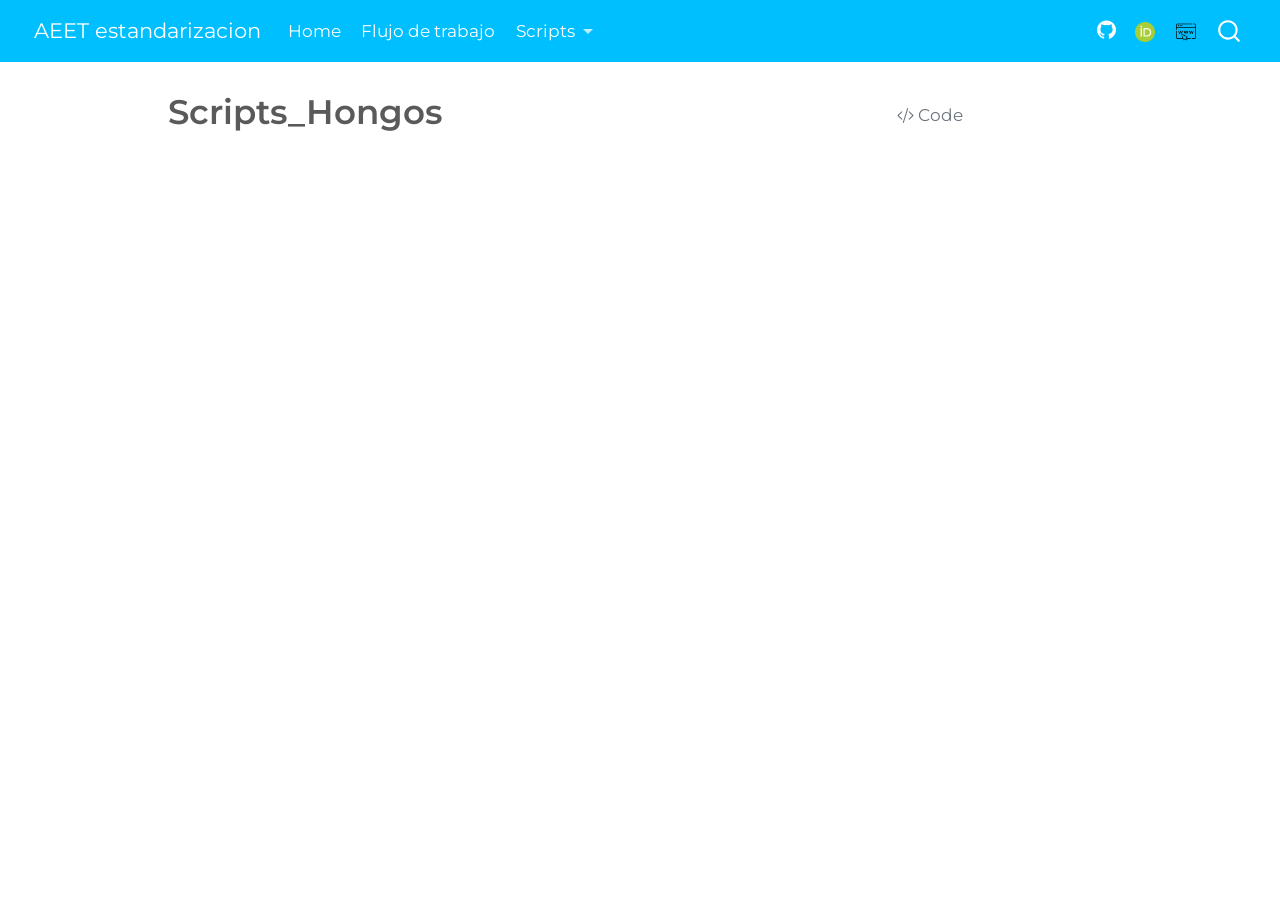
<file: docs/Scripts_Hongos.html>
<!DOCTYPE html>
<html xmlns="http://www.w3.org/1999/xhtml" lang="en" xml:lang="en"><head>

<meta charset="utf-8">
<meta name="generator" content="quarto-1.8.25">

<meta name="viewport" content="width=device-width, initial-scale=1.0, user-scalable=yes">


<title>Scripts_Hongos – AEET estandarizacion</title>
<style>
code{white-space: pre-wrap;}
span.smallcaps{font-variant: small-caps;}
div.columns{display: flex; gap: min(4vw, 1.5em);}
div.column{flex: auto; overflow-x: auto;}
div.hanging-indent{margin-left: 1.5em; text-indent: -1.5em;}
ul.task-list{list-style: none;}
ul.task-list li input[type="checkbox"] {
  width: 0.8em;
  margin: 0 0.8em 0.2em -1em; /* quarto-specific, see https://github.com/quarto-dev/quarto-cli/issues/4556 */ 
  vertical-align: middle;
}
/* CSS for syntax highlighting */
html { -webkit-text-size-adjust: 100%; }
pre > code.sourceCode { white-space: pre; position: relative; }
pre > code.sourceCode > span { display: inline-block; line-height: 1.25; }
pre > code.sourceCode > span:empty { height: 1.2em; }
.sourceCode { overflow: visible; }
code.sourceCode > span { color: inherit; text-decoration: inherit; }
div.sourceCode { margin: 1em 0; }
pre.sourceCode { margin: 0; }
@media screen {
div.sourceCode { overflow: auto; }
}
@media print {
pre > code.sourceCode { white-space: pre-wrap; }
pre > code.sourceCode > span { text-indent: -5em; padding-left: 5em; }
}
pre.numberSource code
  { counter-reset: source-line 0; }
pre.numberSource code > span
  { position: relative; left: -4em; counter-increment: source-line; }
pre.numberSource code > span > a:first-child::before
  { content: counter(source-line);
    position: relative; left: -1em; text-align: right; vertical-align: baseline;
    border: none; display: inline-block;
    -webkit-touch-callout: none; -webkit-user-select: none;
    -khtml-user-select: none; -moz-user-select: none;
    -ms-user-select: none; user-select: none;
    padding: 0 4px; width: 4em;
  }
pre.numberSource { margin-left: 3em;  padding-left: 4px; }
div.sourceCode
  {   }
@media screen {
pre > code.sourceCode > span > a:first-child::before { text-decoration: underline; }
}
</style>


<script src="site_libs/quarto-nav/quarto-nav.js"></script>
<script src="site_libs/quarto-nav/headroom.min.js"></script>
<script src="site_libs/clipboard/clipboard.min.js"></script>
<script src="site_libs/quarto-search/autocomplete.umd.js"></script>
<script src="site_libs/quarto-search/fuse.min.js"></script>
<script src="site_libs/quarto-search/quarto-search.js"></script>
<meta name="quarto:offset" content="./">
<script src="site_libs/quarto-html/quarto.js" type="module"></script>
<script src="site_libs/quarto-html/tabsets/tabsets.js" type="module"></script>
<script src="site_libs/quarto-html/axe/axe-check.js" type="module"></script>
<script src="site_libs/quarto-html/popper.min.js"></script>
<script src="site_libs/quarto-html/tippy.umd.min.js"></script>
<script src="site_libs/quarto-html/anchor.min.js"></script>
<link href="site_libs/quarto-html/tippy.css" rel="stylesheet">
<link href="site_libs/quarto-html/quarto-syntax-highlighting-7b89279ff1a6dce999919e0e67d4d9ec.css" rel="stylesheet" id="quarto-text-highlighting-styles">
<script src="site_libs/bootstrap/bootstrap.min.js"></script>
<link href="site_libs/bootstrap/bootstrap-icons.css" rel="stylesheet">
<link href="site_libs/bootstrap/bootstrap-f7ac19f99b1bffdb182407b6a99bda4a.min.css" rel="stylesheet" append-hash="true" id="quarto-bootstrap" data-mode="light">
<script id="quarto-search-options" type="application/json">{
  "location": "navbar",
  "copy-button": false,
  "collapse-after": 3,
  "panel-placement": "end",
  "type": "overlay",
  "limit": 50,
  "keyboard-shortcut": [
    "f",
    "/",
    "s"
  ],
  "show-item-context": false,
  "language": {
    "search-no-results-text": "No results",
    "search-matching-documents-text": "matching documents",
    "search-copy-link-title": "Copy link to search",
    "search-hide-matches-text": "Hide additional matches",
    "search-more-match-text": "more match in this document",
    "search-more-matches-text": "more matches in this document",
    "search-clear-button-title": "Clear",
    "search-text-placeholder": "",
    "search-detached-cancel-button-title": "Cancel",
    "search-submit-button-title": "Submit",
    "search-label": "Search"
  }
}</script>


<link rel="stylesheet" href="styles.css">
</head>

<body class="nav-fixed quarto-light">

<div id="quarto-search-results"></div>
  <header id="quarto-header" class="headroom fixed-top">
    <nav class="navbar navbar-expand-lg " data-bs-theme="dark">
      <div class="navbar-container container-fluid">
      <div class="navbar-brand-container mx-auto">
    <a href="./index.html" class="navbar-brand navbar-brand-logo">
    </a>
    <a class="navbar-brand" href="./index.html">
    <span class="navbar-title">AEET estandarizacion</span>
    </a>
  </div>
            <div id="quarto-search" class="" title="Search"></div>
          <button class="navbar-toggler" type="button" data-bs-toggle="collapse" data-bs-target="#navbarCollapse" aria-controls="navbarCollapse" role="menu" aria-expanded="false" aria-label="Toggle navigation" onclick="if (window.quartoToggleHeadroom) { window.quartoToggleHeadroom(); }">
  <span class="navbar-toggler-icon"></span>
</button>
          <div class="collapse navbar-collapse" id="navbarCollapse">
            <ul class="navbar-nav navbar-nav-scroll me-auto">
  <li class="nav-item">
    <a class="nav-link" href="./index.html"> 
<span class="menu-text">Home</span></a>
  </li>  
  <li class="nav-item">
    <a class="nav-link" href="./Flujo_trabajo.html"> 
<span class="menu-text">Flujo de trabajo</span></a>
  </li>  
  <li class="nav-item dropdown ">
    <a class="nav-link dropdown-toggle" href="#" id="nav-menu-scripts" role="link" data-bs-toggle="dropdown" aria-expanded="false">
 <span class="menu-text">Scripts</span>
    </a>
    <ul class="dropdown-menu" aria-labelledby="nav-menu-scripts">    
        <li>
    <a class="dropdown-item" href="./Scripts_Bacterias.html">
 <span class="dropdown-text">Procariotas</span></a>
  </li>  
        <li>
    <a class="dropdown-item" href="./Scripts_Hongos.html">
 <span class="dropdown-text">Hongos</span></a>
  </li>  
    </ul>
  </li>
</ul>
            <ul class="navbar-nav navbar-nav-scroll ms-auto">
  <li class="nav-item compact">
    <a class="nav-link" href="https://github.com/anitalasa"> <i class="bi bi-github" role="img" aria-label="GitHub">
</i> 
<span class="menu-text"></span></a>
  </li>  
  <li class="nav-item">
    <a class="nav-link" href="https://orcid.org/0000-0003-3783-7157"> 
<span class="menu-text"><img src="images/orcid.png" title="ORCID" alt="ORCID" style="height:20px;"></span></a>
  </li>  
  <li class="nav-item">
    <a class="nav-link" href="https://sites.google.com/view/anavlasa"> 
<span class="menu-text"><img src="images/internet.png" title="web research group" alt="web research group" style="height:20px;"></span></a>
  </li>  
</ul>
          </div> <!-- /navcollapse -->
            <div class="quarto-navbar-tools">
</div>
      </div> <!-- /container-fluid -->
    </nav>
</header>
<!-- content -->
<div id="quarto-content" class="quarto-container page-columns page-rows-contents page-layout-article page-navbar">
<!-- sidebar -->
<!-- margin-sidebar -->
    <div id="quarto-margin-sidebar" class="sidebar margin-sidebar zindex-bottom">
        
    </div>
<!-- main -->
<main class="content" id="quarto-document-content">

<header id="title-block-header" class="quarto-title-block default">
<div class="quarto-title">
<div class="quarto-title-block"><div><h1 class="title">Scripts_Hongos</h1><button type="button" class="btn code-tools-button" id="quarto-code-tools-source"><i class="bi"></i> Code</button></div></div>
</div>



<div class="quarto-title-meta">

    
  
    
  </div>
  


</header>




<!-- -->


</main> <!-- /main -->
<script id="quarto-html-after-body" type="application/javascript">
  window.document.addEventListener("DOMContentLoaded", function (event) {
    const icon = "";
    const anchorJS = new window.AnchorJS();
    anchorJS.options = {
      placement: 'right',
      icon: icon
    };
    anchorJS.add('.anchored');
    const isCodeAnnotation = (el) => {
      for (const clz of el.classList) {
        if (clz.startsWith('code-annotation-')) {                     
          return true;
        }
      }
      return false;
    }
    const onCopySuccess = function(e) {
      // button target
      const button = e.trigger;
      // don't keep focus
      button.blur();
      // flash "checked"
      button.classList.add('code-copy-button-checked');
      var currentTitle = button.getAttribute("title");
      button.setAttribute("title", "Copied!");
      let tooltip;
      if (window.bootstrap) {
        button.setAttribute("data-bs-toggle", "tooltip");
        button.setAttribute("data-bs-placement", "left");
        button.setAttribute("data-bs-title", "Copied!");
        tooltip = new bootstrap.Tooltip(button, 
          { trigger: "manual", 
            customClass: "code-copy-button-tooltip",
            offset: [0, -8]});
        tooltip.show();    
      }
      setTimeout(function() {
        if (tooltip) {
          tooltip.hide();
          button.removeAttribute("data-bs-title");
          button.removeAttribute("data-bs-toggle");
          button.removeAttribute("data-bs-placement");
        }
        button.setAttribute("title", currentTitle);
        button.classList.remove('code-copy-button-checked');
      }, 1000);
      // clear code selection
      e.clearSelection();
    }
    const getTextToCopy = function(trigger) {
      const outerScaffold = trigger.parentElement.cloneNode(true);
      const codeEl = outerScaffold.querySelector('code');
      for (const childEl of codeEl.children) {
        if (isCodeAnnotation(childEl)) {
          childEl.remove();
        }
      }
      return codeEl.innerText;
    }
    const clipboard = new window.ClipboardJS('.code-copy-button:not([data-in-quarto-modal])', {
      text: getTextToCopy
    });
    clipboard.on('success', onCopySuccess);
    if (window.document.getElementById('quarto-embedded-source-code-modal')) {
      const clipboardModal = new window.ClipboardJS('.code-copy-button[data-in-quarto-modal]', {
        text: getTextToCopy,
        container: window.document.getElementById('quarto-embedded-source-code-modal')
      });
      clipboardModal.on('success', onCopySuccess);
    }
    const viewSource = window.document.getElementById('quarto-view-source') ||
                       window.document.getElementById('quarto-code-tools-source');
    if (viewSource) {
      const sourceUrl = viewSource.getAttribute("data-quarto-source-url");
      viewSource.addEventListener("click", function(e) {
        if (sourceUrl) {
          // rstudio viewer pane
          if (/\bcapabilities=\b/.test(window.location)) {
            window.open(sourceUrl);
          } else {
            window.location.href = sourceUrl;
          }
        } else {
          const modal = new bootstrap.Modal(document.getElementById('quarto-embedded-source-code-modal'));
          modal.show();
        }
        return false;
      });
    }
    function toggleCodeHandler(show) {
      return function(e) {
        const detailsSrc = window.document.querySelectorAll(".cell > details > .sourceCode");
        for (let i=0; i<detailsSrc.length; i++) {
          const details = detailsSrc[i].parentElement;
          if (show) {
            details.open = true;
          } else {
            details.removeAttribute("open");
          }
        }
        const cellCodeDivs = window.document.querySelectorAll(".cell > .sourceCode");
        const fromCls = show ? "hidden" : "unhidden";
        const toCls = show ? "unhidden" : "hidden";
        for (let i=0; i<cellCodeDivs.length; i++) {
          const codeDiv = cellCodeDivs[i];
          if (codeDiv.classList.contains(fromCls)) {
            codeDiv.classList.remove(fromCls);
            codeDiv.classList.add(toCls);
          } 
        }
        return false;
      }
    }
    const hideAllCode = window.document.getElementById("quarto-hide-all-code");
    if (hideAllCode) {
      hideAllCode.addEventListener("click", toggleCodeHandler(false));
    }
    const showAllCode = window.document.getElementById("quarto-show-all-code");
    if (showAllCode) {
      showAllCode.addEventListener("click", toggleCodeHandler(true));
    }
      var localhostRegex = new RegExp(/^(?:http|https):\/\/localhost\:?[0-9]*\//);
      var mailtoRegex = new RegExp(/^mailto:/);
        var filterRegex = new RegExp('/' + window.location.host + '/');
      var isInternal = (href) => {
          return filterRegex.test(href) || localhostRegex.test(href) || mailtoRegex.test(href);
      }
      // Inspect non-navigation links and adorn them if external
     var links = window.document.querySelectorAll('a[href]:not(.nav-link):not(.navbar-brand):not(.toc-action):not(.sidebar-link):not(.sidebar-item-toggle):not(.pagination-link):not(.no-external):not([aria-hidden]):not(.dropdown-item):not(.quarto-navigation-tool):not(.about-link)');
      for (var i=0; i<links.length; i++) {
        const link = links[i];
        if (!isInternal(link.href)) {
          // undo the damage that might have been done by quarto-nav.js in the case of
          // links that we want to consider external
          if (link.dataset.originalHref !== undefined) {
            link.href = link.dataset.originalHref;
          }
        }
      }
    function tippyHover(el, contentFn, onTriggerFn, onUntriggerFn) {
      const config = {
        allowHTML: true,
        maxWidth: 500,
        delay: 100,
        arrow: false,
        appendTo: function(el) {
            return el.parentElement;
        },
        interactive: true,
        interactiveBorder: 10,
        theme: 'quarto',
        placement: 'bottom-start',
      };
      if (contentFn) {
        config.content = contentFn;
      }
      if (onTriggerFn) {
        config.onTrigger = onTriggerFn;
      }
      if (onUntriggerFn) {
        config.onUntrigger = onUntriggerFn;
      }
      window.tippy(el, config); 
    }
    const noterefs = window.document.querySelectorAll('a[role="doc-noteref"]');
    for (var i=0; i<noterefs.length; i++) {
      const ref = noterefs[i];
      tippyHover(ref, function() {
        // use id or data attribute instead here
        let href = ref.getAttribute('data-footnote-href') || ref.getAttribute('href');
        try { href = new URL(href).hash; } catch {}
        const id = href.replace(/^#\/?/, "");
        const note = window.document.getElementById(id);
        if (note) {
          return note.innerHTML;
        } else {
          return "";
        }
      });
    }
    const xrefs = window.document.querySelectorAll('a.quarto-xref');
    const processXRef = (id, note) => {
      // Strip column container classes
      const stripColumnClz = (el) => {
        el.classList.remove("page-full", "page-columns");
        if (el.children) {
          for (const child of el.children) {
            stripColumnClz(child);
          }
        }
      }
      stripColumnClz(note)
      if (id === null || id.startsWith('sec-')) {
        // Special case sections, only their first couple elements
        const container = document.createElement("div");
        if (note.children && note.children.length > 2) {
          container.appendChild(note.children[0].cloneNode(true));
          for (let i = 1; i < note.children.length; i++) {
            const child = note.children[i];
            if (child.tagName === "P" && child.innerText === "") {
              continue;
            } else {
              container.appendChild(child.cloneNode(true));
              break;
            }
          }
          if (window.Quarto?.typesetMath) {
            window.Quarto.typesetMath(container);
          }
          return container.innerHTML
        } else {
          if (window.Quarto?.typesetMath) {
            window.Quarto.typesetMath(note);
          }
          return note.innerHTML;
        }
      } else {
        // Remove any anchor links if they are present
        const anchorLink = note.querySelector('a.anchorjs-link');
        if (anchorLink) {
          anchorLink.remove();
        }
        if (window.Quarto?.typesetMath) {
          window.Quarto.typesetMath(note);
        }
        if (note.classList.contains("callout")) {
          return note.outerHTML;
        } else {
          return note.innerHTML;
        }
      }
    }
    for (var i=0; i<xrefs.length; i++) {
      const xref = xrefs[i];
      tippyHover(xref, undefined, function(instance) {
        instance.disable();
        let url = xref.getAttribute('href');
        let hash = undefined; 
        if (url.startsWith('#')) {
          hash = url;
        } else {
          try { hash = new URL(url).hash; } catch {}
        }
        if (hash) {
          const id = hash.replace(/^#\/?/, "");
          const note = window.document.getElementById(id);
          if (note !== null) {
            try {
              const html = processXRef(id, note.cloneNode(true));
              instance.setContent(html);
            } finally {
              instance.enable();
              instance.show();
            }
          } else {
            // See if we can fetch this
            fetch(url.split('#')[0])
            .then(res => res.text())
            .then(html => {
              const parser = new DOMParser();
              const htmlDoc = parser.parseFromString(html, "text/html");
              const note = htmlDoc.getElementById(id);
              if (note !== null) {
                const html = processXRef(id, note);
                instance.setContent(html);
              } 
            }).finally(() => {
              instance.enable();
              instance.show();
            });
          }
        } else {
          // See if we can fetch a full url (with no hash to target)
          // This is a special case and we should probably do some content thinning / targeting
          fetch(url)
          .then(res => res.text())
          .then(html => {
            const parser = new DOMParser();
            const htmlDoc = parser.parseFromString(html, "text/html");
            const note = htmlDoc.querySelector('main.content');
            if (note !== null) {
              // This should only happen for chapter cross references
              // (since there is no id in the URL)
              // remove the first header
              if (note.children.length > 0 && note.children[0].tagName === "HEADER") {
                note.children[0].remove();
              }
              const html = processXRef(null, note);
              instance.setContent(html);
            } 
          }).finally(() => {
            instance.enable();
            instance.show();
          });
        }
      }, function(instance) {
      });
    }
        let selectedAnnoteEl;
        const selectorForAnnotation = ( cell, annotation) => {
          let cellAttr = 'data-code-cell="' + cell + '"';
          let lineAttr = 'data-code-annotation="' +  annotation + '"';
          const selector = 'span[' + cellAttr + '][' + lineAttr + ']';
          return selector;
        }
        const selectCodeLines = (annoteEl) => {
          const doc = window.document;
          const targetCell = annoteEl.getAttribute("data-target-cell");
          const targetAnnotation = annoteEl.getAttribute("data-target-annotation");
          const annoteSpan = window.document.querySelector(selectorForAnnotation(targetCell, targetAnnotation));
          const lines = annoteSpan.getAttribute("data-code-lines").split(",");
          const lineIds = lines.map((line) => {
            return targetCell + "-" + line;
          })
          let top = null;
          let height = null;
          let parent = null;
          if (lineIds.length > 0) {
              //compute the position of the single el (top and bottom and make a div)
              const el = window.document.getElementById(lineIds[0]);
              top = el.offsetTop;
              height = el.offsetHeight;
              parent = el.parentElement.parentElement;
            if (lineIds.length > 1) {
              const lastEl = window.document.getElementById(lineIds[lineIds.length - 1]);
              const bottom = lastEl.offsetTop + lastEl.offsetHeight;
              height = bottom - top;
            }
            if (top !== null && height !== null && parent !== null) {
              // cook up a div (if necessary) and position it 
              let div = window.document.getElementById("code-annotation-line-highlight");
              if (div === null) {
                div = window.document.createElement("div");
                div.setAttribute("id", "code-annotation-line-highlight");
                div.style.position = 'absolute';
                parent.appendChild(div);
              }
              div.style.top = top - 2 + "px";
              div.style.height = height + 4 + "px";
              div.style.left = 0;
              let gutterDiv = window.document.getElementById("code-annotation-line-highlight-gutter");
              if (gutterDiv === null) {
                gutterDiv = window.document.createElement("div");
                gutterDiv.setAttribute("id", "code-annotation-line-highlight-gutter");
                gutterDiv.style.position = 'absolute';
                const codeCell = window.document.getElementById(targetCell);
                const gutter = codeCell.querySelector('.code-annotation-gutter');
                gutter.appendChild(gutterDiv);
              }
              gutterDiv.style.top = top - 2 + "px";
              gutterDiv.style.height = height + 4 + "px";
            }
            selectedAnnoteEl = annoteEl;
          }
        };
        const unselectCodeLines = () => {
          const elementsIds = ["code-annotation-line-highlight", "code-annotation-line-highlight-gutter"];
          elementsIds.forEach((elId) => {
            const div = window.document.getElementById(elId);
            if (div) {
              div.remove();
            }
          });
          selectedAnnoteEl = undefined;
        };
          // Handle positioning of the toggle
      window.addEventListener(
        "resize",
        throttle(() => {
          elRect = undefined;
          if (selectedAnnoteEl) {
            selectCodeLines(selectedAnnoteEl);
          }
        }, 10)
      );
      function throttle(fn, ms) {
      let throttle = false;
      let timer;
        return (...args) => {
          if(!throttle) { // first call gets through
              fn.apply(this, args);
              throttle = true;
          } else { // all the others get throttled
              if(timer) clearTimeout(timer); // cancel #2
              timer = setTimeout(() => {
                fn.apply(this, args);
                timer = throttle = false;
              }, ms);
          }
        };
      }
        // Attach click handler to the DT
        const annoteDls = window.document.querySelectorAll('dt[data-target-cell]');
        for (const annoteDlNode of annoteDls) {
          annoteDlNode.addEventListener('click', (event) => {
            const clickedEl = event.target;
            if (clickedEl !== selectedAnnoteEl) {
              unselectCodeLines();
              const activeEl = window.document.querySelector('dt[data-target-cell].code-annotation-active');
              if (activeEl) {
                activeEl.classList.remove('code-annotation-active');
              }
              selectCodeLines(clickedEl);
              clickedEl.classList.add('code-annotation-active');
            } else {
              // Unselect the line
              unselectCodeLines();
              clickedEl.classList.remove('code-annotation-active');
            }
          });
        }
    const findCites = (el) => {
      const parentEl = el.parentElement;
      if (parentEl) {
        const cites = parentEl.dataset.cites;
        if (cites) {
          return {
            el,
            cites: cites.split(' ')
          };
        } else {
          return findCites(el.parentElement)
        }
      } else {
        return undefined;
      }
    };
    var bibliorefs = window.document.querySelectorAll('a[role="doc-biblioref"]');
    for (var i=0; i<bibliorefs.length; i++) {
      const ref = bibliorefs[i];
      const citeInfo = findCites(ref);
      if (citeInfo) {
        tippyHover(citeInfo.el, function() {
          var popup = window.document.createElement('div');
          citeInfo.cites.forEach(function(cite) {
            var citeDiv = window.document.createElement('div');
            citeDiv.classList.add('hanging-indent');
            citeDiv.classList.add('csl-entry');
            var biblioDiv = window.document.getElementById('ref-' + cite);
            if (biblioDiv) {
              citeDiv.innerHTML = biblioDiv.innerHTML;
            }
            popup.appendChild(citeDiv);
          });
          return popup.innerHTML;
        });
      }
    }
  });
  </script><div class="modal fade" id="quarto-embedded-source-code-modal" tabindex="-1" aria-labelledby="quarto-embedded-source-code-modal-label" aria-hidden="true"><div class="modal-dialog modal-dialog-scrollable"><div class="modal-content"><div class="modal-header"><h5 class="modal-title" id="quarto-embedded-source-code-modal-label">Source Code</h5><button class="btn-close" data-bs-dismiss="modal"></button></div><div class="modal-body"><div class="">
<div class="code-copy-outer-scaffold"><div class="sourceCode" id="cb1" data-shortcodes="false"><pre class="sourceCode markdown code-with-copy"><code class="sourceCode markdown"><span id="cb1-1"><a href="#cb1-1" aria-hidden="true" tabindex="-1"></a><span class="co">---</span></span>
<span id="cb1-2"><a href="#cb1-2" aria-hidden="true" tabindex="-1"></a><span class="an">title:</span><span class="co"> "Scripts_Hongos"</span></span>
<span id="cb1-3"><a href="#cb1-3" aria-hidden="true" tabindex="-1"></a><span class="an">format:</span><span class="co"> html</span></span>
<span id="cb1-4"><a href="#cb1-4" aria-hidden="true" tabindex="-1"></a><span class="co">---</span></span></code></pre></div><button title="Copy to Clipboard" class="code-copy-button" data-in-quarto-modal=""><i class="bi"></i></button></div>
</div></div></div></div></div>
</div> <!-- /content -->




</body></html>
</file>
<file: docs/site_libs/quarto-html/tippy.css>
.tippy-box[data-animation=fade][data-state=hidden]{opacity:0}[data-tippy-root]{max-width:calc(100vw - 10px)}.tippy-box{position:relative;background-color:#333;color:#fff;border-radius:4px;font-size:14px;line-height:1.4;white-space:normal;outline:0;transition-property:transform,visibility,opacity}.tippy-box[data-placement^=top]>.tippy-arrow{bottom:0}.tippy-box[data-placement^=top]>.tippy-arrow:before{bottom:-7px;left:0;border-width:8px 8px 0;border-top-color:initial;transform-origin:center top}.tippy-box[data-placement^=bottom]>.tippy-arrow{top:0}.tippy-box[data-placement^=bottom]>.tippy-arrow:before{top:-7px;left:0;border-width:0 8px 8px;border-bottom-color:initial;transform-origin:center bottom}.tippy-box[data-placement^=left]>.tippy-arrow{right:0}.tippy-box[data-placement^=left]>.tippy-arrow:before{border-width:8px 0 8px 8px;border-left-color:initial;right:-7px;transform-origin:center left}.tippy-box[data-placement^=right]>.tippy-arrow{left:0}.tippy-box[data-placement^=right]>.tippy-arrow:before{left:-7px;border-width:8px 8px 8px 0;border-right-color:initial;transform-origin:center right}.tippy-box[data-inertia][data-state=visible]{transition-timing-function:cubic-bezier(.54,1.5,.38,1.11)}.tippy-arrow{width:16px;height:16px;color:#333}.tippy-arrow:before{content:"";position:absolute;border-color:transparent;border-style:solid}.tippy-content{position:relative;padding:5px 9px;z-index:1}
</file>
<file: docs/site_libs/quarto-html/quarto-syntax-highlighting-7b89279ff1a6dce999919e0e67d4d9ec.css>
/* quarto syntax highlight colors */
:root {
  --quarto-hl-ot-color: #003B4F;
  --quarto-hl-at-color: #657422;
  --quarto-hl-ss-color: #20794D;
  --quarto-hl-an-color: #5E5E5E;
  --quarto-hl-fu-color: #4758AB;
  --quarto-hl-st-color: #20794D;
  --quarto-hl-cf-color: #003B4F;
  --quarto-hl-op-color: #5E5E5E;
  --quarto-hl-er-color: #AD0000;
  --quarto-hl-bn-color: #AD0000;
  --quarto-hl-al-color: #AD0000;
  --quarto-hl-va-color: #111111;
  --quarto-hl-bu-color: inherit;
  --quarto-hl-ex-color: inherit;
  --quarto-hl-pp-color: #AD0000;
  --quarto-hl-in-color: #5E5E5E;
  --quarto-hl-vs-color: #20794D;
  --quarto-hl-wa-color: #5E5E5E;
  --quarto-hl-do-color: #5E5E5E;
  --quarto-hl-im-color: #00769E;
  --quarto-hl-ch-color: #20794D;
  --quarto-hl-dt-color: #AD0000;
  --quarto-hl-fl-color: #AD0000;
  --quarto-hl-co-color: #5E5E5E;
  --quarto-hl-cv-color: #5E5E5E;
  --quarto-hl-cn-color: #8f5902;
  --quarto-hl-sc-color: #5E5E5E;
  --quarto-hl-dv-color: #AD0000;
  --quarto-hl-kw-color: #003B4F;
}

/* other quarto variables */
:root {
  --quarto-font-monospace: SFMono-Regular, Menlo, Monaco, Consolas, "Liberation Mono", "Courier New", monospace;
}

/* syntax highlight based on Pandoc's rules */
pre > code.sourceCode > span {
  color: #003B4F;
}

code.sourceCode > span {
  color: #003B4F;
}

div.sourceCode,
div.sourceCode pre.sourceCode {
  color: #003B4F;
}

/* Normal */
code span {
  color: #003B4F;
}

/* Alert */
code span.al {
  color: #AD0000;
  font-style: inherit;
}

/* Annotation */
code span.an {
  color: #5E5E5E;
  font-style: inherit;
}

/* Attribute */
code span.at {
  color: #657422;
  font-style: inherit;
}

/* BaseN */
code span.bn {
  color: #AD0000;
  font-style: inherit;
}

/* BuiltIn */
code span.bu {
  font-style: inherit;
}

/* ControlFlow */
code span.cf {
  color: #003B4F;
  font-weight: bold;
  font-style: inherit;
}

/* Char */
code span.ch {
  color: #20794D;
  font-style: inherit;
}

/* Constant */
code span.cn {
  color: #8f5902;
  font-style: inherit;
}

/* Comment */
code span.co {
  color: #5E5E5E;
  font-style: inherit;
}

/* CommentVar */
code span.cv {
  color: #5E5E5E;
  font-style: italic;
}

/* Documentation */
code span.do {
  color: #5E5E5E;
  font-style: italic;
}

/* DataType */
code span.dt {
  color: #AD0000;
  font-style: inherit;
}

/* DecVal */
code span.dv {
  color: #AD0000;
  font-style: inherit;
}

/* Error */
code span.er {
  color: #AD0000;
  font-style: inherit;
}

/* Extension */
code span.ex {
  font-style: inherit;
}

/* Float */
code span.fl {
  color: #AD0000;
  font-style: inherit;
}

/* Function */
code span.fu {
  color: #4758AB;
  font-style: inherit;
}

/* Import */
code span.im {
  color: #00769E;
  font-style: inherit;
}

/* Information */
code span.in {
  color: #5E5E5E;
  font-style: inherit;
}

/* Keyword */
code span.kw {
  color: #003B4F;
  font-weight: bold;
  font-style: inherit;
}

/* Operator */
code span.op {
  color: #5E5E5E;
  font-style: inherit;
}

/* Other */
code span.ot {
  color: #003B4F;
  font-style: inherit;
}

/* Preprocessor */
code span.pp {
  color: #AD0000;
  font-style: inherit;
}

/* SpecialChar */
code span.sc {
  color: #5E5E5E;
  font-style: inherit;
}

/* SpecialString */
code span.ss {
  color: #20794D;
  font-style: inherit;
}

/* String */
code span.st {
  color: #20794D;
  font-style: inherit;
}

/* Variable */
code span.va {
  color: #111111;
  font-style: inherit;
}

/* VerbatimString */
code span.vs {
  color: #20794D;
  font-style: inherit;
}

/* Warning */
code span.wa {
  color: #5E5E5E;
  font-style: italic;
}

.prevent-inlining {
  content: "</";
}

/*# sourceMappingURL=3944bc705cfaf4c80e56f77c5205168a.css.map */
</file>
<file: docs/styles.css>
/* css styles */
#quarto-header .navbar{
  background-color: deepskyblue;
}
p {
  text-align: justify;
}
/* css styles */
</file>
